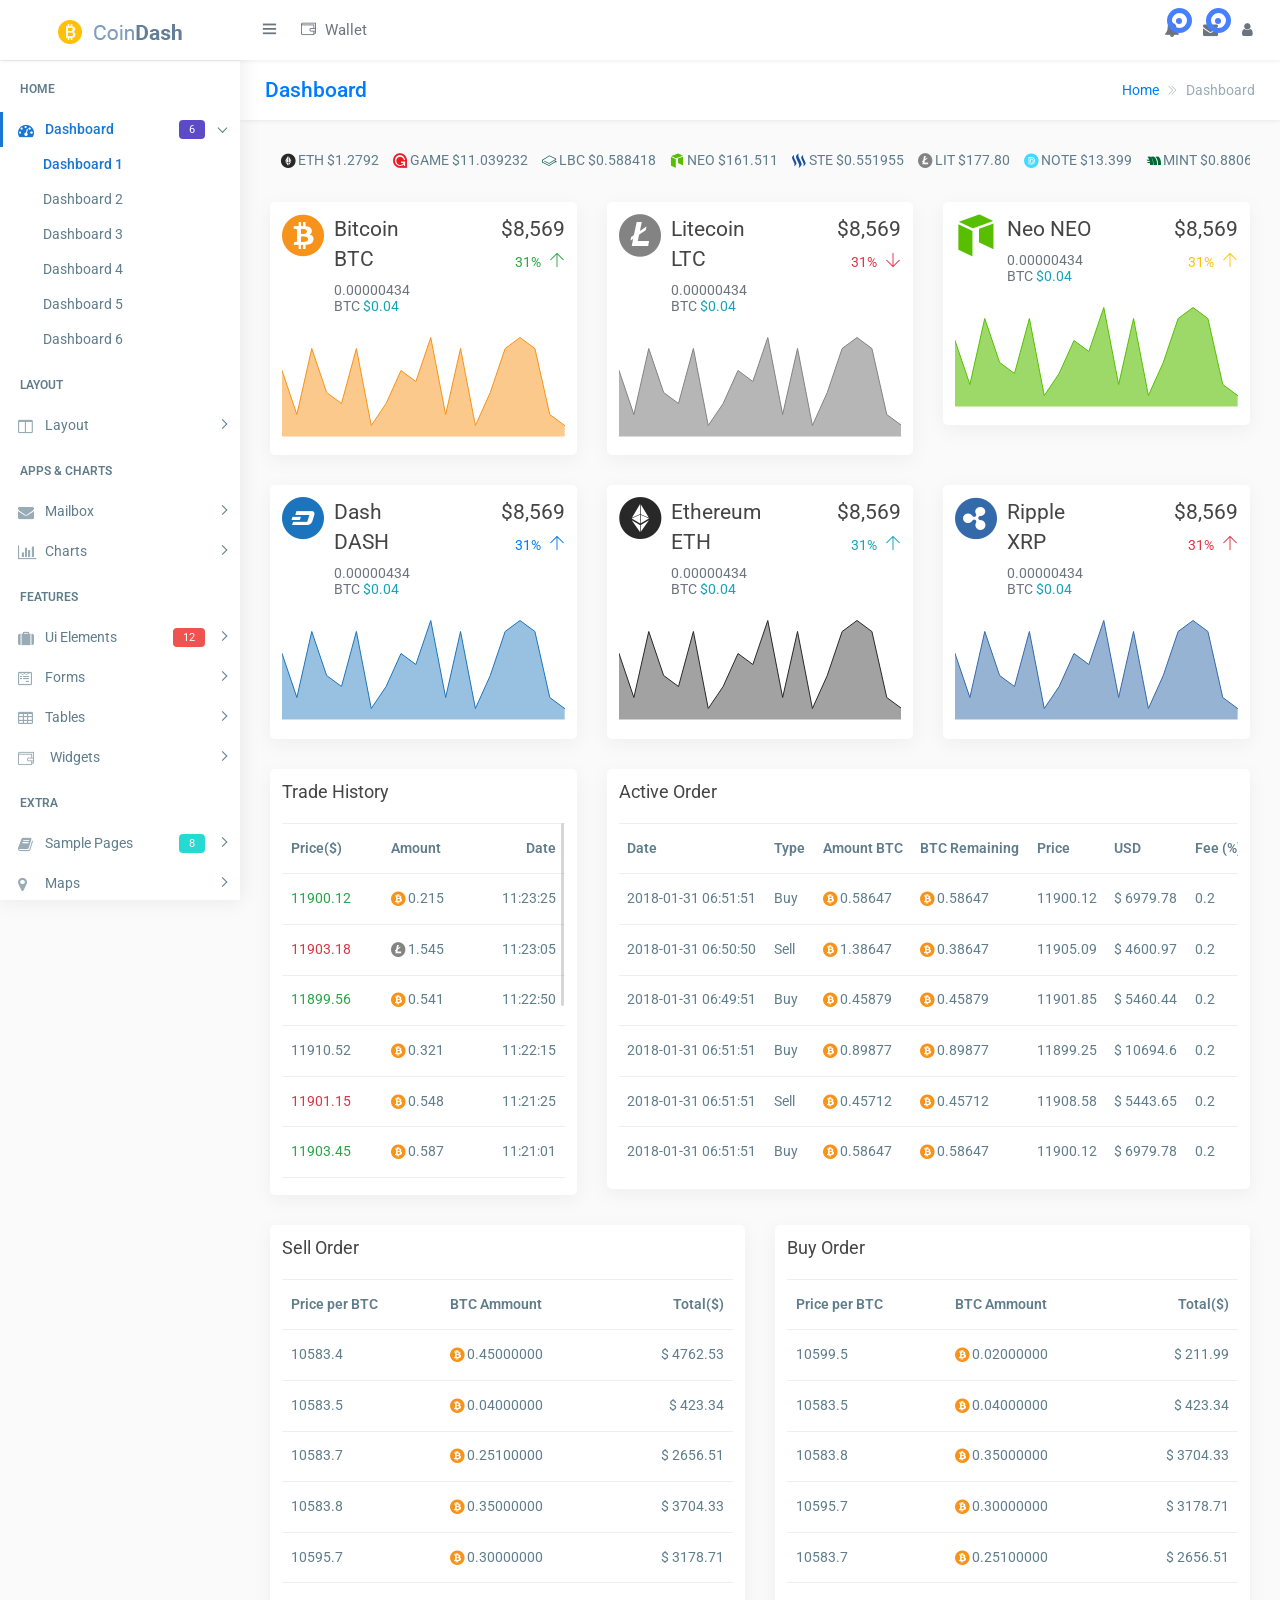
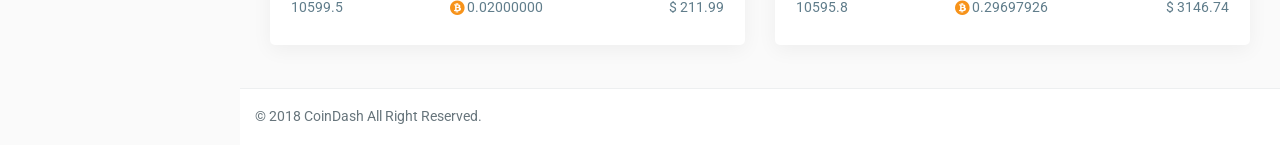
<file: public/Plantilla/index.html>
<!DOCTYPE html>
<html lang="en">

<head>
    <meta charset="utf-8">
    <meta http-equiv="X-UA-Compatible" content="IE=edge">
    <!-- Tell the browser to be responsive to screen width -->
    <meta name="viewport" content="width=device-width, initial-scale=1">
    <meta name="description" content="">
    <meta name="author" content="">
    <!-- Favicon icon -->
    <link rel="icon" type="image/png" sizes="16x16" href="images/favicon.png">
    <title>CoinDash - Cryptocurrency Dashboard Admin Template</title>
    <!-- Custom CSS -->
    
    <link href="css/style.css" rel="stylesheet">
</head>

<body class="header-fix fix-sidebar">
    <!-- Main wrapper  -->
    <div id="main-wrapper">
        <!-- header header  -->
        <div class="header">
            <nav class="navbar top-navbar navbar-expand-md navbar-light">


                <!-- Logo -->
                <div class="navbar-header">
                    <a class="navbar-brand" href="index.html">
                        <!-- Logo icon -->
                        <b><img src="images/logo.png" alt="homepage" class="dark-logo" /></b>
                        <!--End Logo icon -->
                        <!-- Logo text -->
                        <span><img src="images/logo-text.png" alt="homepage" class="dark-logo" /></span>
                    </a>
                </div>
                <!-- End Logo -->


                <div class="navbar-collapse">
                    <!-- toggle and nav items -->
                    <ul class="navbar-nav mr-auto mt-md-0">
                        <!-- This is  -->
                        <li class="nav-item"> <a class="nav-link toggle-nav hidden-md-up text-muted  " href="javascript:void(0)"><i class="mdi mdi-menu"></i></a> </li>
                        <li class="nav-item m-l-10"> <a class="nav-link sidebartoggle hidden-sm-down text-muted  " href="javascript:void(0)"><i class="ti-menu"></i></a> </li>
                        <!-- Messages -->
                        <li class="nav-item dropdown mega-menu"> <a class="nav-link dropdown-toggle text-muted  " href="#" data-toggle="dropdown" aria-haspopup="true" aria-expanded="false"><i class="ti-wallet m-r-5"></i> Wallet</a>
                            <div class="dropdown-menu animated slideInDown">
                                <ul class="mega-menu-menu row">
                                    <li class="col-lg-3  m-b-30">
                                        <h4 class="m-b-20">Bitcoin BTC</h4>
                                        <!-- Contact -->
                                        <ul class="list-style-none">
                                            <li><a href="#"><i class="cc BTC"></i> Bitcoin Transaction</a></li>
                                            <li><a href="#"><i class="cc BTC"></i> Bitcoin Transaction</a></li>
                                            <li><a href="#"><i class="cc BTC"></i> Bitcoin Transaction</a></li>
                                            <li><a href="#"><i class="cc BTC"></i> Bitcoin Transaction</a></li>
                                            <li><a href="#"><i class="cc BTC"></i> Bitcoin Transaction</a></li>
                                        </ul>
									</li>
                                    <li class="col-lg-3 col-xlg-3 m-b-30">
                                        <h4 class="m-b-20">Bitcoin BTC</h4>
                                        <!-- List style -->
                                        <ul class="list-style-none">
                                            <li><a href="#"><i class="cc BTC"></i> Bitcoin Transaction</a></li>
                                            <li><a href="#"><i class="cc BTC"></i> Bitcoin Transaction</a></li>
                                            <li><a href="#"><i class="cc BTC"></i> Bitcoin Transaction</a></li>
                                            <li><a href="#"><i class="cc BTC"></i> Bitcoin Transaction</a></li>
                                            <li><a href="#"><i class="cc BTC"></i> Bitcoin Transaction</a></li>
                                        </ul>
                                    </li>
                                    <li class="col-lg-3 col-xlg-3 m-b-30">
                                        <h4 class="m-b-20">Bitcoin BTC</h4>
                                        <!-- List style -->
                                        <ul class="list-style-none">
                                            <li><a href="#"><i class="cc BTC"></i> Bitcoin Transaction</a></li>
                                            <li><a href="#"><i class="cc BTC"></i> Bitcoin Transaction</a></li>
                                            <li><a href="#"><i class="cc BTC"></i> Bitcoin Transaction</a></li>
                                            <li><a href="#"><i class="cc BTC"></i> Bitcoin Transaction</a></li>
                                            <li><a href="#"><i class="cc BTC"></i> Bitcoin Transaction</a></li>
                                        </ul>
                                    </li>
                                    <li class="col-lg-3 col-xlg-3 m-b-30">
                                        <h4 class="m-b-20">Bitcoin BTC</h4>
                                        <!-- List style -->
                                        <ul class="list-style-none">
                                            <li><a href="#"><i class="cc BTC"></i> Bitcoin Transaction</a></li>
                                            <li><a href="#"><i class="cc BTC"></i> Bitcoin Transaction</a></li>
                                            <li><a href="#"><i class="cc BTC"></i> Bitcoin Transaction</a></li>
                                            <li><a href="#"><i class="cc BTC"></i> Bitcoin Transaction</a></li>
                                            <li><a href="#"><i class="cc BTC"></i> Bitcoin Transaction</a></li>
                                        </ul>
                                    </li>
                                </ul>
                            </div>
                        </li>
                        <!-- End Messages -->
                    </ul>

                    
                    <!-- User profile and search -->
                    <ul class="navbar-nav my-lg-0">
                        <!-- Comment -->
                        <li class="nav-item dropdown">
                            <a class="nav-link dropdown-toggle text-muted text-muted  " href="#" data-toggle="dropdown" aria-haspopup="true" aria-expanded="false"> <i class="fa fa-bell"></i>
                                <div class="notify"> <span class="heartbit"></span> <span class="point"></span> </div>
                            </a>
                            <div class="dropdown-menu dropdown-menu-right mailbox animated slideInRight">
                                <ul>
                                    <li>
                                        <div class="drop-title">Notifications</div>
                                    </li>
                                    <li>
                                        <div class="header-notify">
                                            <!-- Message -->
                                            <a href="#">
                                                <i class="cc BTC m-r-10 f-s-40" title="BTC"></i>
                                                
                                                <div class="notification-contnet">
                                                    <h5>All Transaction BTC</h5> <span class="mail-desc">Just see the my new admin!</span> 
                                                </div>
                                            </a>
                                            <!-- Message -->
                                            <a href="#">
                                                <i class="cc LTC m-r-10 f-s-40" title="BTC"></i>
                                                <div class="notification-contnet">
                                                    <h5>This is LTC coin</h5> <span class="mail-desc">Just a reminder that you have event</span>
                                                </div>
                                            </a>
                                            <!-- Message -->
                                            <a href="#">
                                                <i class="cc DASH m-r-10 f-s-40" title="BTC"></i>
                                                <div class="notification-contnet">
                                                    <h5>This is DASH coin</h5> <span class="mail-desc">You can customize this template as you want</span>
                                                </div>
                                            </a>
                                            <!-- Message -->
                                            <a href="#">
                                                <i class="cc XRP m-r-10 f-s-40" title="BTC"></i>
                                                <div class="notification-contnet">
                                                    <h5>This is LTC coin</h5> <span class="mail-desc">Just see the my admin!</span>
                                                </div>
                                            </a>
                                        </div>
                                    </li>
                                    <li>
                                        <a class="nav-link text-center" href="javascript:void(0);"> Check all notifications <i class="fa fa-angle-right"></i> </a>
                                    </li>
                                </ul>
                            </div>
                        </li>
                        <!-- End Comment -->
                        <!-- Messages -->
                        <li class="nav-item dropdown">
                            <a class="nav-link dropdown-toggle text-muted  " href="#" id="2" data-toggle="dropdown" aria-haspopup="true" aria-expanded="false"> <i class="fa fa-envelope"></i>
                                <div class="notify"> <span class="heartbit"></span> <span class="point"></span> </div>
                            </a>
                            <div class="dropdown-menu dropdown-menu-right mailbox animated slideInRight" aria-labelledby="2">
                                <ul>
                                    <li>
                                        <div class="drop-title">You have 4 new messages</div>
                                    </li>
                                    <li>
                                        <div class="header-notify">
                                            <!-- Message -->
                                            <a href="#">
                                                
                                                <div class="notification-contnet">
                                                    <h5>Michael Qin</h5> <span class="mail-desc">Just see the my admin!</span> 
                                                </div>
                                            </a>
                                            <!-- Message -->
                                            <a href="#">
                                                
                                                <div class="notification-contnet">
                                                    <h5>John Doe</h5> <span class="mail-desc">I've sung a song! See you at</span>
                                                </div>
                                            </a>
                                            <!-- Message -->
                                            <a href="#">
                                                
                                                <div class="notification-contnet">
                                                    <h5>Mr. John</h5> <span class="mail-desc">I am a singer!</span>
                                                </div>
                                            </a>
                                            <!-- Message -->
                                            <a href="#">
                                                
                                                <div class="notification-contnet">
                                                    <h5>Michael Qin</h5> <span class="mail-desc">Just see the my admin!</span>
                                                </div>
                                            </a>
                                        </div>
                                    </li>
                                    <li>
                                        <a class="nav-link text-center" href="javascript:void(0);"> See all e-Mails <i class="fa fa-angle-right"></i> </a>
                                    </li>
                                </ul>
                            </div>
                        </li>
                        <!-- End Messages -->
                        <!-- Profile -->
                        <li class="nav-item dropdown">
                            <a class="nav-link dropdown-toggle text-muted  " href="#" data-toggle="dropdown" aria-haspopup="true" aria-expanded="false"><i class="fa fa-user"></i></a>
                            <div class="dropdown-menu dropdown-menu-right animated slideInRight">
                                <ul class="dropdown-user">
                                    <li role="separator" class="divider"></li>
                                    <li><a href="#"> Profile</a></li>
                                    <li><a href="#"> Balance</a></li>
                                    <li><a href="#"> Inbox</a></li>
                                    <li role="separator" class="divider"></li>
                                    <li><a href="#"> Setting</a></li>
                                    <li role="separator" class="divider"></li>
                                    <li><a href="#"> Logout</a></li>
                                </ul>
                            </div>
                        </li>
                    </ul>
                </div>
            </nav>
        </div>
        <!-- End header header -->
        <!-- Left Sidebar  -->
        <div class="left-sidebar">
            <!-- Sidebar scroll-->
            <div class="scroll-sidebar">
                <!-- Sidebar navigation-->
                <nav class="sidebar-nav">
                    <ul id="sidebar-menu">
                        <li class="nav-devider"></li>
                        <li class="nav-label">Home</li>
                        <li> <a class="has-arrow  " href="#" aria-expanded="false"><i class="fa fa-tachometer"></i><span class="hide-menu">Dashboard <span class="label label-rouded label-primary pull-right">6</span></span></a>
                            <ul aria-expanded="false" class="collapse">
                                <li><a href="index.html">Dashboard 1 </a></li><li><a href="index1.html">Dashboard 2 </a></li><li><a href="index2.html">Dashboard 3 </a></li><li><a href="index3.html">Dashboard 4 </a></li><li><a href="index4.html">Dashboard 5 </a></li><li><a href="index5.html">Dashboard 6 </a></li>
                            </ul>
                        </li>
                        <li class="nav-label">Layout</li>
                        <li> <a class="has-arrow  " href="#" aria-expanded="false"><i class="fa fa-columns"></i><span class="hide-menu">Layout</span></a>
                            <ul aria-expanded="false" class="collapse">
                                <li><a href="layout-blank.html">Blank</a></li>
                                <li><a href="layout-boxed.html">Boxed</a></li>
                                <li><a href="layout-fix-header.html">Fix Header</a></li>
                                <li><a href="layout-fix-sidebar.html">Fix Sidebar</a></li>
                            </ul>
                        </li>
                        <li class="nav-label">Apps &amp; Charts</li>
                        <li> <a class="has-arrow  " href="#" aria-expanded="false"><i class="fa fa-envelope"></i><span class="hide-menu">Mailbox</span></a>
                            <ul aria-expanded="false" class="collapse">
                                <li><a href="email-compose.html">Compose</a></li>
                                <li><a href="email-read.html">Read</a></li>
                                <li><a href="email-inbox.html">Inbox</a></li>
                            </ul>
                        </li>
                        <li> <a class="has-arrow  " href="#" aria-expanded="false"><i class="fa fa-bar-chart"></i><span class="hide-menu">Charts</span></a>
                            <ul aria-expanded="false" class="collapse">
                                
                                <li><a href="chart-morris.html">Morris</a></li>
                                <li><a href="chart-chartjs.html">ChartJs</a></li>
                                <li><a href="chart-chartist.html">Chartist </a></li>
                                <li><a href="chart-amchart.html">AmChart</a></li>
                                <li><a href="chart-echart.html">EChart</a></li>
                                <li><a href="chart-sparkline.html">Sparkline</a></li>
                                <li><a href="chart-peity.html">Peity</a></li>
                            </ul>
                        </li>
                        <li class="nav-label">Features</li>
                        <li> <a class="has-arrow  " href="#" aria-expanded="false"><i class="fa fa-suitcase"></i><span class="hide-menu">Ui Elements <span class="label label-rouded label-danger pull-right">12</span></span></a>
                            <ul aria-expanded="false" class="collapse">
                                <li><a href="ui-alert.html">Alert</a></li>
                                <li><a href="ui-button.html">Button</a></li>
                                <li><a href="ui-dropdown.html">Dropdown</a></li>
                                <li><a href="ui-progressbar.html">Progressbar</a></li>
                                <li><a href="ui-tab.html">Tab</a></li>
                                <li><a href="ui-typography.html">Typography</a></li>
                                <li><a href="uc-calender.html">Calender</a></li>
                                <li><a href="uc-datamap.html">Datamap</a></li>
                                <li><a href="uc-nestedable.html">Nestedable</a></li>
                                <li><a href="uc-sweetalert.html">Sweetalert</a></li>
                                <li><a href="uc-toastr.html">Toastr</a></li>
                                <li><a href="uc-weather.html">Weather</a></li>
                            </ul>
                        </li>
                        <li> <a class="has-arrow  " href="#" aria-expanded="false"><i class="fa fa-wpforms"></i><span class="hide-menu">Forms</span></a>
                            <ul aria-expanded="false" class="collapse">
                                <li><a href="form-basic.html">Basic Forms</a></li>
                                <li><a href="form-layout.html">Form Layout</a></li>
                                <li><a href="form-validation.html">Form Validation</a></li>
                                <li><a href="form-editor.html">Editor</a></li>
                                <li><a href="form-dropzone.html">Dropzone</a></li>
                            </ul>
                        </li>
                        <li> <a class="has-arrow  " href="#" aria-expanded="false"><i class="fa fa-table"></i><span class="hide-menu">Tables</span></a>
                            <ul aria-expanded="false" class="collapse">
                                <li><a href="table-bootstrap.html">Basic Tables</a></li>
                                <li><a href="table-datatable.html">Data Tables</a></li>
                            </ul>
                        </li>
                        <li> <a class="has-arrow  " href="#" aria-expanded="false"><i class="ti-wallet m-r-5"></i><span class="hide-menu">Widgets</span></a>
                            <ul aria-expanded="false" class="collapse">
                                <li><a href="widget.html">Widgets</a></li>
                            </ul>
                        </li>
                        <li class="nav-label">EXTRA</li>
                        <li> <a class="has-arrow  " href="#" aria-expanded="false"><i class="fa fa-book"></i><span class="hide-menu">Sample Pages <span class="label label-rouded label-success pull-right">8</span></span></a>
                            <ul aria-expanded="false" class="collapse">
                                <li><a href="#" class="has-arrow">Authentication <span class="label label-rounded label-success">3</span></a>
                                    <ul aria-expanded="false" class="collapse">
                                        <li><a href="page-login.html">Login</a></li>
                                        <li><a href="page-register.html">Register</a></li>
                                        <li><a href="page-invoice.html">Invoice</a></li>
                                    </ul>
                                </li>
                                <li><a href="#" class="has-arrow">Error Pages</a>
                                    <ul aria-expanded="false" class="collapse">
                                        <li><a href="page-error-400.html">400</a></li>
                                        <li><a href="page-error-403.html">403</a></li>
                                        <li><a href="page-error-404.html">404</a></li>
                                        <li><a href="page-error-500.html">500</a></li>
                                        <li><a href="page-error-503.html">503</a></li>
                                    </ul>
                                </li>
                            </ul>
                        </li>
                        <li> <a class="has-arrow  " href="#" aria-expanded="false"><i class="fa fa-map-marker"></i><span class="hide-menu">Maps</span></a>
                            <ul aria-expanded="false" class="collapse">
                                <li><a href="map-vector.html">Vector Map</a></li>
                            </ul>
                        </li>
                        <li> <a class="has-arrow  " href="#" aria-expanded="false"><i class="fa fa-level-down"></i><span class="hide-menu">Multi level dd</span></a>
                            <ul aria-expanded="false" class="collapse">
                                <li><a href="#">item 1.1</a></li>
                                <li><a href="#">item 1.2</a></li>
                                <li> <a class="has-arrow" href="#" aria-expanded="false">Menu 1.3</a>
                                    <ul aria-expanded="false" class="collapse">
                                        <li><a href="#">item 1.3.1</a></li>
                                        <li><a href="#">item 1.3.2</a></li>
                                        <li><a href="#">item 1.3.3</a></li>
                                        <li><a href="#">item 1.3.4</a></li>
                                    </ul>
                                </li>
                                <li><a href="#">item 1.4</a></li>
                            </ul>
                        </li>
                    </ul>
                </nav>
                <!-- End Sidebar navigation -->
            </div>
            <!-- End Sidebar scroll-->
        </div>
        <!-- End Left Sidebar  -->
        <!-- Page wrapper  -->
        <div class="page-wrapper">
            <!-- Bread crumb -->
            <div class="row page-titles">
                <div class="col-md-5 align-self-center">
                    <h3 class="text-primary">Dashboard</h3> </div>
                <div class="col-md-7 align-self-center">
                    <ol class="breadcrumb">
                        <li class="breadcrumb-item"><a href="javascript:void(0)">Home</a></li>
                        <li class="breadcrumb-item active">Dashboard</li>
                    </ol>
                </div>
            </div>
            <!-- End Bread crumb -->
            <!-- Container fluid  -->
            <div class="container-fluid">
                <!-- Start Page Content -->
                <div class="row">
                    <div class="col-12">
                        <div class="crypto-ticker m-b-15">
                            <ul id="webticker-dark-icons">
                                <li data-update="item1"><i class="cc BTC"></i> BTC <span class="coin-value"> $11.039232</span></li>
                                <li data-update="item2"><i class="cc ETH"></i> ETH <span class="coin-value"> $1.2792</span></li>
                                <li data-update="item3"><i class="cc GAME"></i> GAME <span class="coin-value"> $11.039232</span></li>
                                <li data-update="item4"><i class="cc LBC"></i> LBC <span class="coin-value"> $0.588418</span></li>
                                <li data-update="item5"><i class="cc NEO"></i> NEO <span class="coin-value"> $161.511</span></li>
                                <li data-update="item6"><i class="cc STEEM"></i> STE <span class="coin-value"> $0.551955</span></li>
                                <li data-update="item7"><i class="cc LTC"></i> LIT <span class="coin-value"> $177.80</span></li>
                                <li data-update="item8"><i class="cc NOTE"></i> NOTE <span class="coin-value"> $13.399</span></li>
                                <li data-update="item9"><i class="cc MINT"></i> MINT <span class="coin-value"> $0.880694</span></li>
                                <li data-update="item10"><i class="cc IOTA"></i> IOT <span class="coin-value"> $2.555</span></li>
                                <li data-update="item11"><i class="cc DASH"></i> DAS <span class="coin-value"> $769.22</span></li>
                            </ul>
                        </div>
                    </div>
                </div>
                <div class="row">
                    <div class="col-lg-4">
                        <div class="card">
                            <div class="card-body">
                                <div class="stat-widget-seven">
                                    <div class="row">
                                        <div class="col-2">
                                            <i class="cc BTC" title="BTC"></i>
                                        </div>
                                        <div class="col-5">
                                            <h3>Bitcoin BTC</h3>
                                            <h6 class="text-muted">0.00000434 <span class="color-gray">BTC</span> <span class="text-info">$0.04</span></h6>
                                        </div>
                                        <div class="col-5 text-right">
                                            <h3>$8,569</h3>
                                            <h6 class="text-success">31% <i class="ti-arrow-up f-s-16 text-success m-l-5"></i></h6>
                                        </div>
                                    </div>
                                    <div class="m-t-15">
                                        <span class="peity-btc" data-peity='{ "fill": "rgba(247, 147, 26, 0.5)", "stroke": "#f7931a"}'>6,2,8,4,3,8,1,3,6,5,9,2,8,1,4,8,9,8,2,1</span>
                                    </div>
                                </div>
                            </div>
                        </div>
                    </div>
                    <div class="col-lg-4">
                        <div class="card">
                            <div class="card-body">
                                <div class="stat-widget-seven">
                                    <div class="row">
                                        <div class="col-2">
                                            <i class="cc LTC" title="LTC"></i>
                                        </div>
                                        <div class="col-5">
                                            <h3>Litecoin LTC</h3>
                                            <h6 class="text-muted">0.00000434 <span class="color-gray">BTC</span> <span class="text-info">$0.04</span></h6>
                                        </div>
                                        <div class="col-5 text-right">
                                            <h3>$8,569</h3>
                                            <h6 class="text-danger">31% <i class="ti-arrow-down f-s-16 text-danger m-l-5"></i></h6>
                                        </div>
                                    </div>
                                    <div class="m-t-15">
                                        <span class="peity-ltc" data-peity='{ "fill": "rgba(131, 131, 131, 0.59)", "stroke": "#838383"}'>6,2,8,4,3,8,1,3,6,5,9,2,8,1,4,8,9,8,2,1</span>
                                    </div>
                                </div>
                            </div>
                        </div>
                    </div>
                    <div class="col-lg-4">
                        <div class="card">
                            <div class="card-body">
                                <div class="stat-widget-seven">
                                    <div class="row">
                                        <div class="col-2">
                                            <i class="cc NEO" title="NEO"></i>
                                        </div>
                                        <div class="col-5">
                                            <h3>Neo NEO</h3>
                                            <h6 class="text-muted">0.00000434 <span class="color-gray">BTC</span> <span class="text-info">$0.04</span></h6>
                                        </div>
                                        <div class="col-5 text-right">
                                            <h3>$8,569</h3>
                                            <h6 class="text-warning">31% <i class="ti-arrow-up f-s-16 text-warning m-l-5"></i></h6>
                                        </div>
                                    </div>
                                    <div class="m-t-15">
                                        <span class="peity-neo" data-peity='{ "fill": "rgba(88, 191, 0, 0.59)", "stroke": "#58bf00"}'>6,2,8,4,3,8,1,3,6,5,9,2,8,1,4,8,9,8,2,1</span>
                                    </div>
                                </div>
                            </div>
                        </div>
                    </div>
                    <div class="col-lg-4">
                        <div class="card">
                            <div class="card-body">
                                <div class="stat-widget-seven">
                                    <div class="row">
                                        <div class="col-2">
                                            <i class="cc DASH"></i>
                                        </div>
                                        <div class="col-5">
                                            <h3>Dash DASH</h3>
                                            <h6 class="text-muted">0.00000434 <span class="color-gray">BTC</span> <span class="text-info">$0.04</span></h6>
                                        </div>
                                        <div class="col-5 text-right">
                                            <h3>$8,569</h3>
                                            <h6 class="text-primary">31% <i class="ti-arrow-up f-s-16 text-primary m-l-5"></i></h6>
                                        </div>
                                    </div>
                                    <div class="m-t-15">
                                        <span class="peity-dash" data-peity='{ "fill": "rgba(28, 117, 188, 0.45)", "stroke": "#1c75bc"}'>6,2,8,4,3,8,1,3,6,5,9,2,8,1,4,8,9,8,2,1</span>
                                    </div>
                                </div>
                            </div>
                        </div>
                    </div>
                    <div class="col-lg-4">
                        <div class="card">
                            <div class="card-body">
                                <div class="stat-widget-seven">
                                    <div class="row">
                                        <div class="col-2">
                                            <i class="cc ETH" title="ETH"></i>
                                        </div>
                                        <div class="col-5">
                                            <h3>Ethereum  ETH</h3>
                                            <h6 class="text-muted">0.00000434 <span class="color-gray">BTC</span> <span class="text-info">$0.04</span></h6>
                                        </div>
                                        <div class="col-5 text-right">
                                            <h3>$8,569</h3>
                                            <h6 class="text-info">31% <i class="ti-arrow-up f-s-16 text-info m-l-5"></i></h6>
                                        </div>
                                    </div>
                                    <div class="m-t-15">
                                        <span class="peity-eth" data-peity='{ "fill": "rgba(70, 70, 70, 0.5)", "stroke": "#282828"}'>6,2,8,4,3,8,1,3,6,5,9,2,8,1,4,8,9,8,2,1</span>
                                    </div>
                                </div>
                            </div>
                        </div>
                    </div>
                    <div class="col-lg-4">
                        <div class="card">
                            <div class="card-body">
                                <div class="stat-widget-seven">
                                    <div class="row">
                                        <div class="col-2">
                                            <i class="cc XRP" title="XRP"></i>
                                        </div>
                                        <div class="col-5">
                                            <h3>Ripple  XRP</h3>
                                            <h6 class="text-muted">0.00000434 <span class="color-gray">BTC</span> <span class="text-info">$0.04</span></h6>
                                        </div>
                                        <div class="col-5 text-right">
                                            <h3>$8,569</h3>
                                            <h6 class="text-danger">31% <i class="ti-arrow-up f-s-16 text-danger m-l-5"></i></h6>
                                        </div>
                                    </div>
                                    <div class="m-t-15">
                                        <span class="peity-xrp" data-peity='{ "fill": "rgba(52, 106, 169, 0.51)", "stroke": "#346aa9"}'>6,2,8,4,3,8,1,3,6,5,9,2,8,1,4,8,9,8,2,1</span>
                                    </div>
                                </div>
                            </div>
                        </div>
                    </div>
                </div>
                <!-- /# row -->
                <div class="row">
                    <div class="col-lg-4">
                        <div class="card">
                            <div class="card-title">
                                <h4>Trade History</h4>
                            </div>
                            <div class="card-body">
                                <div class="trade-history-table">
                                    <div class="table-responsive">
                                        <table class="table table-xs">
                                            <thead>
                                                <tr>
                                                    <th>Price($)</th>
                                                    <th>Amount</th>
                                                    <th>Date</th>
                                                </tr>
                                            </thead>
                                            <tbody>
                                                <tr>
                                                    <td class="text-success">11900.12</td>
                                                    <td><i class="cc BTC"></i> 0.215</td>
                                                    <td>11:23:25</td>
                                                </tr>
                                                <tr>
                                                    <td class="text-danger">11903.18</td>
                                                    <td><i class="cc LTC"></i> 1.545</td>
                                                    <td>11:23:05</td>
                                                </tr>
                                                <tr>
                                                    <td class="text-success">11899.56</td>
                                                    <td><i class="cc BTC"></i> 0.541</td>
                                                    <td>11:22:50</td>
                                                </tr>
                                                <tr>
                                                    <td class="danger">11910.52</td>
                                                    <td><i class="cc BTC"></i> 0.321</td>
                                                    <td>11:22:15</td>
                                                </tr>
                                                <tr>
                                                    <td class="text-danger">11901.15</td>
                                                    <td><i class="cc BTC"></i> 0.548</td>
                                                    <td>11:21:25</td>
                                                </tr>
                                                <tr>
                                                    <td class="text-success">11903.45</td>
                                                    <td><i class="cc BTC"></i> 0.587</td>
                                                    <td>11:21:01</td>
                                                </tr>
                                                <tr>
                                                    <td class="text-danger">11895.50</td>
                                                    <td><i class="cc BTC"></i> 5.125</td>
                                                    <td>11:20:15</td>
                                                </tr>
                                                <tr>
                                                    <td class="text-danger">11889.56</td>
                                                    <td><i class="cc BTC"></i> 0.894</td>
                                                    <td>11:20:03</td>
                                                </tr>
                                                <tr>
                                                    <td class="text-success">11885.69</td>
                                                    <td><i class="cc BTC"></i> 0.754</td>
                                                    <td>11:19:55</td>
                                                </tr>
                                                <tr>
                                                    <td class="text-danger">11891.12</td>
                                                    <td><i class="cc BTC"></i> 0.889</td>
                                                    <td>11:19:15</td>
                                                </tr>
                                                <tr>
                                                    <td class="text-danger">11889.88</td>
                                                    <td><i class="cc BTC"></i> 0.654</td>
                                                    <td>11:18:18</td>
                                                </tr>
                                                <tr>
                                                    <td class="text-success">11881.15</td>
                                                    <td><i class="cc BTC"></i> 1.254</td>
                                                    <td>11:18:01</td>
                                                </tr>
                                                <tr>
                                                    <td class="text-success">11875.75</td>
                                                    <td><i class="cc BTC"></i> 0.885</td>
                                                    <td>11:17:25</td>
                                                </tr>
                                            </tbody>
                                        </table>
                                    </div>
                                </div>
                            </div>
                        </div>
                    </div>
                    <div class="col-lg-8">
                        <div class="card">
                            <div class="card-title">
                                <h4>Active Order</h4></div>
                            <div class="card-body">
                                <div class="table-responsive">
                                    <table class="table table-de mb-0">
                                        <thead>
                                            <tr>
                                                <th>Date</th>
                                                <th>Type</th>
                                                <th>Amount BTC</th>
                                                <th>BTC Remaining</th>
                                                <th>Price</th>
                                                <th>USD</th>
                                                <th>Fee (%)</th>
                                                <th>Cancel</th>
                                            </tr>
                                        </thead>
                                        <tbody>
                                            <tr>
                                                <td>2018-01-31 06:51:51</td>
                                                <td class="success">Buy</td>
                                                <td><i class="cc BTC"></i> 0.58647</td>
                                                <td><i class="cc BTC"></i> 0.58647</td>
                                                <td>11900.12</td>
                                                <td>$ 6979.78</td>
                                                <td>0.2</td>
                                                <td>
                                                    <button class="btn btn-sm round btn-outline-danger"> Cancel</button>
                                                </td>
                                            </tr>
                                            <tr>
                                                <td>2018-01-31 06:50:50</td>
                                                <td class="danger">Sell</td>
                                                <td><i class="cc BTC"></i> 1.38647</td>
                                                <td><i class="cc BTC"></i> 0.38647</td>
                                                <td>11905.09</td>
                                                <td>$ 4600.97</td>
                                                <td>0.2</td>
                                                <td>
                                                    <button class="btn btn-sm round btn-outline-danger"> Cancel</button>
                                                </td>
                                            </tr>
                                            <tr>
                                                <td>2018-01-31 06:49:51</td>
                                                <td class="success">Buy</td>
                                                <td><i class="cc BTC"></i> 0.45879</td>
                                                <td><i class="cc BTC"></i> 0.45879</td>
                                                <td>11901.85</td>
                                                <td>$ 5460.44</td>
                                                <td>0.2</td>
                                                <td>
                                                    <button class="btn btn-sm round btn-outline-danger"> Cancel</button>
                                                </td>
                                            </tr>
                                            <tr>
                                                <td>2018-01-31 06:51:51</td>
                                                <td class="success">Buy</td>
                                                <td><i class="cc BTC"></i> 0.89877</td>
                                                <td><i class="cc BTC"></i> 0.89877</td>
                                                <td>11899.25</td>
                                                <td>$ 10694.6</td>
                                                <td>0.2</td>
                                                <td>
                                                    <button class="btn btn-sm round btn-outline-danger"> Cancel</button>
                                                </td>
                                            </tr>
                                            <tr>
                                                <td>2018-01-31 06:51:51</td>
                                                <td class="danger">Sell</td>
                                                <td><i class="cc BTC"></i> 0.45712</td>
                                                <td><i class="cc BTC"></i> 0.45712</td>
                                                <td>11908.58</td>
                                                <td>$ 5443.65</td>
                                                <td>0.2</td>
                                                <td>
                                                    <button class="btn btn-sm round btn-outline-danger"> Cancel</button>
                                                </td>
                                            </tr>
                                            <tr>
                                                <td>2018-01-31 06:51:51</td>
                                                <td class="success">Buy</td>
                                                <td><i class="cc BTC"></i> 0.58647</td>
                                                <td><i class="cc BTC"></i> 0.58647</td>
                                                <td>11900.12</td>
                                                <td>$ 6979.78</td>
                                                <td>0.2</td>
                                                <td>
                                                    <button class="btn btn-sm round btn-outline-danger"> Cancel</button>
                                                </td>
                                            </tr>
                                        </tbody>
                                    </table>
                                </div>
                            </div>
                        </div>
                    </div>
                </div>
                <div class="row">
                    <div class="col-12 col-xl-6">
                        <div class="card">
                            <div class="card-title">
                                <h4>Sell Order</h4>
                            </div>
                            <div class="card-body">
                                <div class="table-responsive">
                                    <table class="table table-de mb-0">
                                        <thead>
                                            <tr>
                                                <th>Price per BTC</th>
                                                <th>BTC Ammount</th>
                                                <th>Total($)</th>
                                            </tr>
                                        </thead>
                                        <tbody>
                                            <tr>
                                                <td>10583.4</td>
                                                <td><i class="cc BTC"></i> 0.45000000</td>
                                                <td>$ 4762.53</td>
                                            </tr>
                                            <tr>
                                                <td>10583.5</td>
                                                <td><i class="cc BTC"></i> 0.04000000</td>
                                                <td>$ 423.34</td>
                                            </tr>
                                            <tr>
                                                <td>10583.7</td>
                                                <td><i class="cc BTC"></i> 0.25100000</td>
                                                <td>$ 2656.51</td>
                                            </tr>
                                            <tr>
                                                <td>10583.8</td>
                                                <td><i class="cc BTC"></i> 0.35000000</td>
                                                <td>$ 3704.33</td>
                                            </tr>
                                            <tr>
                                                <td>10595.7</td>
                                                <td><i class="cc BTC"></i> 0.30000000</td>
                                                <td>$ 3178.71</td>
                                            </tr>
                                            <tr>
                                                <td>10599.5</td>
                                                <td><i class="cc BTC"></i> 0.02000000</td>
                                                <td>$ 211.99</td>
                                            </tr>
                                        </tbody>
                                    </table>
                                </div>
                            </div>
                        </div>
                    </div>
                    <div class="col-12 col-xl-6">
                        <div class="card">
                            <div class="card-title">
                                <h4>Buy Order</h4>
                            </div>
                            <div class="card-body">
                                <div class="table-responsive">
                                    <table class="table table-de mb-0">
                                        <thead>
                                            <tr>
                                                <th>Price per BTC</th>
                                                <th>BTC Ammount</th>
                                                <th>Total($)</th>
                                            </tr>
                                        </thead>
                                        <tbody>
                                            <tr>
                                                <td>10599.5</td>
                                                <td><i class="cc BTC"></i> 0.02000000</td>
                                                <td>$ 211.99</td>
                                            </tr>
                                            <tr>
                                                <td>10583.5</td>
                                                <td><i class="cc BTC"></i> 0.04000000</td>
                                                <td>$ 423.34</td>
                                            </tr>
                                            <tr>
                                                <td>10583.8</td>
                                                <td><i class="cc BTC"></i> 0.35000000</td>
                                                <td>$ 3704.33</td>
                                            </tr>
                                            <tr>
                                                <td>10595.7</td>
                                                <td><i class="cc BTC"></i> 0.30000000</td>
                                                <td>$ 3178.71</td>
                                            </tr>
                                            <tr>
                                                <td>10583.7</td>
                                                <td><i class="cc BTC"></i> 0.25100000</td>
                                                <td>$ 2656.51</td>
                                            </tr>
                                            <tr>
                                                <td>10595.8</td>
                                                <td><i class="cc BTC"></i> 0.29697926</td>
                                                <td>$ 3146.74</td>
                                            </tr>
                                        </tbody>
                                    </table>
                                </div>
                            </div>
                        </div>
                    </div>
                </div>
                <!-- End PAge Content -->
            </div>
            <!-- End Container fluid  -->
            <!-- footer -->
            <footer class="footer"> © 2018 CoinDash All Right Reserved.</footer>
            <!-- End footer -->
        </div>
        <!-- End Page wrapper  -->
    </div>
    <!-- End Wrapper -->
    <!-- All Jquery -->
    <script src="js/lib/jquery/jquery.min.js"></script>
    <!-- Bootstrap tether Core JavaScript -->
    <script src="js/lib/bootstrap/js/popper.min.js"></script>
    <script src="js/lib/bootstrap/js/bootstrap.min.js"></script>
    <!-- slimscrollbar scrollbar JavaScript -->
    <script src="js/jquery.slimscroll.js"></script>
    <!--Menu sidebar -->
    <script src="js/sidebarmenu.js"></script>
    <!--stickey kit -->
    <script src="js/lib/sticky-kit-master/dist/sticky-kit.min.js"></script>
    <!--Custom JavaScript -->
    <script src="js/lib/webticker/jquery.webticker.min.js"></script>
    <script src="js/lib/peitychart/jquery.peity.min.js"></script>
    <!-- scripit init-->
    <script src="js/custom.min.js"></script>
    <script src="js/dashboard-1.js"></script>
</body>

</html>
</file>
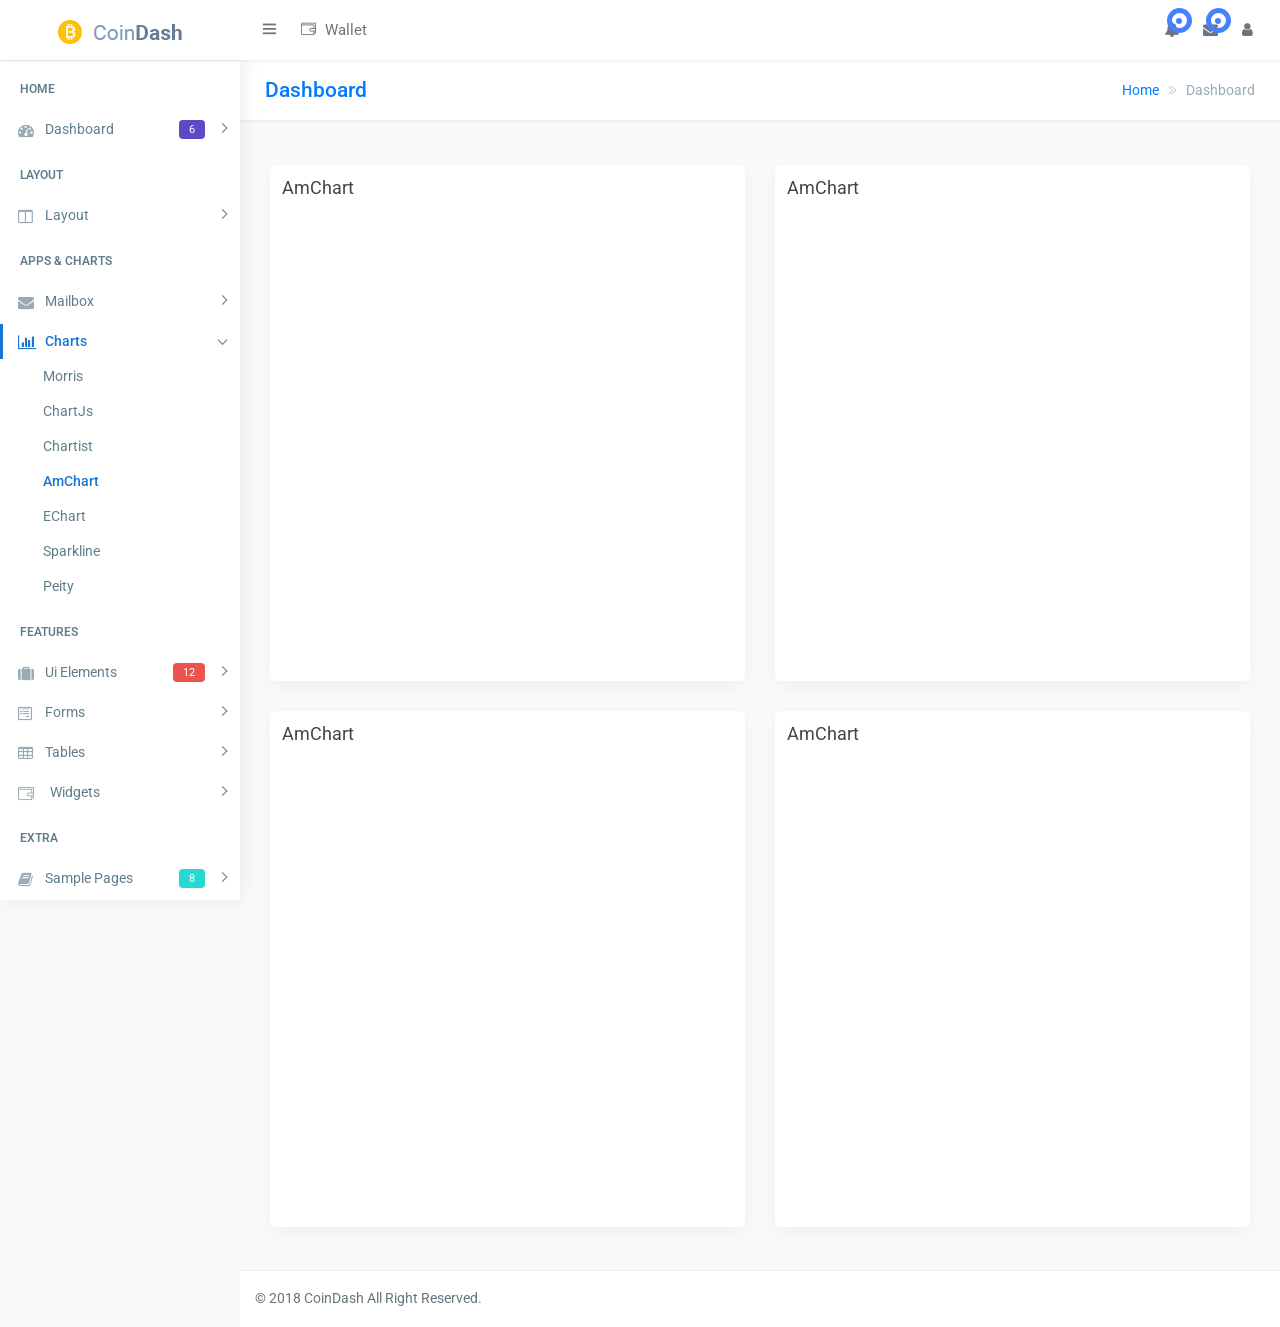
<file: public/Plantilla/chart-amchart.html>
<!DOCTYPE html>
<html lang="en">

<head>
    <meta charset="utf-8">
    <meta http-equiv="X-UA-Compatible" content="IE=edge">
    <!-- Tell the browser to be responsive to screen width -->
    <meta name="viewport" content="width=device-width, initial-scale=1">
    <meta name="description" content="">
    <meta name="author" content="">
    <!-- Favicon icon -->
    <link rel="icon" type="image/png" sizes="16x16" href="images/favicon.png">
    <title>CoinDash - Cryptocurrency Dashboard Admin Template</title>
    <link href="css/lib/amchart/export.css" rel="stylesheet">
    <!-- Custom CSS -->
    
    <link href="css/style.css" rel="stylesheet">
</head>

<body class="header-fix fix-sidebar">
    
    <!-- Main wrapper  -->
    <div id="main-wrapper">
        <!-- header header  -->
        <div class="header">
            <nav class="navbar top-navbar navbar-expand-md navbar-light">
                <!-- Logo -->
                <div class="navbar-header">
                    <a class="navbar-brand" href="index.html">
                        <!-- Logo icon -->
                        <b><img src="images/logo.png" alt="homepage" class="dark-logo" /></b>
                        <!--End Logo icon -->
                        <!-- Logo text -->
                        <span><img src="images/logo-text.png" alt="homepage" class="dark-logo" /></span>
                    </a>
                </div>
                <!-- End Logo -->
                <div class="navbar-collapse">
                    <!-- toggle and nav items -->
                    <ul class="navbar-nav mr-auto mt-md-0">
                        <!-- This is  -->
                        <li class="nav-item"> <a class="nav-link toggle-nav hidden-md-up text-muted  " href="javascript:void(0)"><i class="mdi mdi-menu"></i></a> </li>
                        <li class="nav-item m-l-10"> <a class="nav-link sidebartoggle hidden-sm-down text-muted  " href="javascript:void(0)"><i class="ti-menu"></i></a> </li>
                        <!-- Messages -->
                        <li class="nav-item dropdown mega-menu"> <a class="nav-link dropdown-toggle text-muted  " href="#" data-toggle="dropdown" aria-haspopup="true" aria-expanded="false"><i class="ti-wallet m-r-5"></i> Wallet</a>
                            <div class="dropdown-menu animated slideInDown">
                                <ul class="mega-menu-menu row">

                                    <li class="col-lg-3  m-b-30">
                                        <h4 class="m-b-20">Bitcoin BTC</h4>
                                        <!-- Contact -->
                                        <ul>  
											<li><a href="#"><i class="cc BTC"></i> Bitcoin Transaction</a></li>
                                            <li><a href="#"><i class="cc BTC"></i> Bitcoin Transaction</a></li>
                                            <li><a href="#"><i class="cc BTC"></i> Bitcoin Transaction</a></li>
                                            <li><a href="#"><i class="cc BTC"></i> Bitcoin Transaction</a></li>
                                        </ul> 
									</li>                                                 
                                    <li class="col-lg-3 col-xlg-3 m-b-30">
                                        <h4 class="m-b-20">Bitcoin BTC</h4>
                                        <!-- List style -->
                                        <ul class="list-style-none">
                                            <li><a href="#"><i class="cc BTC"></i> Bitcoin Transaction</a></li>
                                            <li><a href="#"><i class="cc BTC"></i> Bitcoin Transaction</a></li>
                                            <li><a href="#"><i class="cc BTC"></i> Bitcoin Transaction</a></li>
                                            <li><a href="#"><i class="cc BTC"></i> Bitcoin Transaction</a></li>
                                            <li><a href="#"><i class="cc BTC"></i> Bitcoin Transaction</a></li>
                                        </ul>
                                    </li>
                                    <li class="col-lg-3 col-xlg-3 m-b-30">
                                        <h4 class="m-b-20">Bitcoin BTC</h4>
                                        <!-- List style -->
                                        <ul class="list-style-none">
                                            <li><a href="#"><i class="cc BTC"></i> Bitcoin Transaction</a></li>
                                            <li><a href="#"><i class="cc BTC"></i> Bitcoin Transaction</a></li>
                                            <li><a href="#"><i class="cc BTC"></i> Bitcoin Transaction</a></li>
                                            <li><a href="#"><i class="cc BTC"></i> Bitcoin Transaction</a></li>
                                            <li><a href="#"><i class="cc BTC"></i> Bitcoin Transaction</a></li>
                                        </ul>
                                    </li>
                                    <li class="col-lg-3 col-xlg-3 m-b-30">
                                        <h4 class="m-b-20">Bitcoin BTC</h4>
                                        <!-- List style -->
                                        <ul class="list-style-none">
                                            <li><a href="#"><i class="cc BTC"></i> Bitcoin Transaction</a></li>
                                            <li><a href="#"><i class="cc BTC"></i> Bitcoin Transaction</a></li>
                                            <li><a href="#"><i class="cc BTC"></i> Bitcoin Transaction</a></li>
                                            <li><a href="#"><i class="cc BTC"></i> Bitcoin Transaction</a></li>
                                            <li><a href="#"><i class="cc BTC"></i> Bitcoin Transaction</a></li>
                                        </ul>
                                    </li>
                                </ul>
                            </div>
                        </li>
                        <!-- End Messages -->
                    </ul>
                    <!-- User profile and search -->
                    <ul class="navbar-nav my-lg-0">
                        <!-- Comment -->
                        <li class="nav-item dropdown">
                            <a class="nav-link dropdown-toggle text-muted text-muted  " href="#" data-toggle="dropdown" aria-haspopup="true" aria-expanded="false"> <i class="fa fa-bell"></i>
								<div class="notify"> <span class="heartbit"></span> <span class="point"></span> </div>
							</a>
                            <div class="dropdown-menu dropdown-menu-right mailbox animated slideInRight">
                                <ul>
                                    <li>
                                        <div class="drop-title">Notifications</div>
                                    </li>
                                    <li>
                                        <div class="header-notify">
                                            <!-- Message -->
                                            <a href="#">
                                                <i class="cc BTC m-r-10 f-s-40" title="BTC"></i>
                                                <div class="notification-contnet">
                                                    <h5>All Transaction BTC</h5> <span class="mail-desc">Just see the my new admin!</span> 
                                                </div>
                                            </a>
                                            <!-- Message -->
                                            <a href="#">
                                                <i class="cc LTC m-r-10 f-s-40" title="BTC"></i>
                                                <div class="notification-contnet">
                                                    <h5>This is LTC coin</h5> <span class="mail-desc">Just a reminder that you have event</span>
                                                </div>
                                            </a>
                                            <!-- Message -->
                                            <a href="#">
                                                <i class="cc DASH m-r-10 f-s-40" title="BTC"></i>
                                                <div class="notification-contnet">
                                                    <h5>This is DASH coin</h5> <span class="mail-desc">You can customize this template as you want</span>
                                                </div>
                                            </a>
                                            <!-- Message -->
                                            <a href="#">
                                                <i class="cc XRP m-r-10 f-s-40" title="BTC"></i>
                                                <div class="notification-contnet">
                                                    <h5>This is LTC coin</h5> <span class="mail-desc">Just see the my admin!</span>
                                                </div>
                                            </a>
                                        </div>
                                    </li>
                                    <li>
                                        <a class="nav-link text-center" href="javascript:void(0);"> Check all notifications <i class="fa fa-angle-right"></i> </a>
                                    </li>
                                </ul>
                            </div>
                        </li>
                        <!-- End Comment -->
                        <!-- Messages -->
                        <li class="nav-item dropdown">
                            <a class="nav-link dropdown-toggle text-muted  " href="#" id="2" data-toggle="dropdown" aria-haspopup="true" aria-expanded="false"> <i class="fa fa-envelope"></i>
								<div class="notify"> <span class="heartbit"></span> <span class="point"></span> </div>
							</a>
                            <div class="dropdown-menu dropdown-menu-right mailbox animated slideInRight" aria-labelledby="2">
                                <ul>
                                    <li>
                                        <div class="drop-title">You have 4 new messages</div>
                                    </li>
                                    <li>
                                        <div class="header-notify">
                                            <!-- Message -->
                                            <a href="#">
                                                
                                                <div class="notification-contnet">
                                                    <h5>Michael Qin</h5> <span class="mail-desc">Just see the my admin!</span> 
                                                </div>
                                            </a>
                                            <!-- Message -->
                                            <a href="#">
                                                
                                                <div class="notification-contnet">
                                                    <h5>John Doe</h5> <span class="mail-desc">I've sung a song! See you at</span>
                                                </div>
                                            </a>
                                            <!-- Message -->
                                            <a href="#">
                                                
                                                <div class="notification-contnet">
                                                    <h5>Mr. John</h5> <span class="mail-desc">I am a singer!</span>
                                                </div>
                                            </a>
                                            <!-- Message -->
                                            <a href="#">
                                                
                                                <div class="notification-contnet">
                                                    <h5>Michael Qin</h5> <span class="mail-desc">Just see the my admin!</span>
                                                </div>
                                            </a>
                                        </div>
                                    </li>
                                    <li>
                                        <a class="nav-link text-center" href="javascript:void(0);"> See all e-Mails <i class="fa fa-angle-right"></i> </a>
                                    </li>
                                </ul>
                            </div>
                        </li>
                        <!-- End Messages -->
                        <!-- Profile -->
                        <li class="nav-item dropdown">
                            <a class="nav-link dropdown-toggle text-muted  " href="#" data-toggle="dropdown" aria-haspopup="true" aria-expanded="false"><i class="fa fa-user"></i></a>
                            <div class="dropdown-menu dropdown-menu-right animated slideInRight">
                                <ul class="dropdown-user">
                                    <li role="separator" class="divider"></li>
                                    <li><a href="#"> Profile</a></li>
                                    <li><a href="#"> Balance</a></li>
                                    <li><a href="#"> Inbox</a></li>
                                    <li role="separator" class="divider"></li>
                                    <li><a href="#"> Setting</a></li>
                                    <li role="separator" class="divider"></li>
                                    <li><a href="#"> Logout</a></li>
                                </ul>
                            </div>
                        </li>
                    </ul>
                </div>
            </nav>
        </div>
        <!-- End header header -->
        <!-- Left Sidebar  -->
        <div class="left-sidebar">
            <!-- Sidebar scroll-->
            <div class="scroll-sidebar">
                <!-- Sidebar navigation-->
                <nav class="sidebar-nav">
                    <ul id="sidebar-menu">
                        <li class="nav-devider"></li>
                        <li class="nav-label">Home</li>
                        <li> <a class="has-arrow  " href="#" aria-expanded="false"><i class="fa fa-tachometer"></i><span class="hide-menu">Dashboard <span class="label label-rouded label-primary pull-right">6</span></span></a>
                            <ul aria-expanded="false" class="collapse">
                                <li><a href="index.html">Dashboard 1 </a></li><li><a href="index1.html">Dashboard 2 </a></li><li><a href="index2.html">Dashboard 3 </a></li><li><a href="index3.html">Dashboard 4 </a></li><li><a href="index4.html">Dashboard 5 </a></li><li><a href="index5.html">Dashboard 6 </a></li>
                            </ul>
                        </li>
                        <li class="nav-label">Layout</li>
                        <li> <a class="has-arrow  " href="#" aria-expanded="false"><i class="fa fa-columns"></i><span class="hide-menu">Layout</span></a>
                            <ul aria-expanded="false" class="collapse">
                                <li><a href="layout-blank.html">Blank</a></li>
                                <li><a href="layout-boxed.html">Boxed</a></li>
                                <li><a href="layout-fix-header.html">Fix Header</a></li>
                                <li><a href="layout-fix-sidebar.html">Fix Sidebar</a></li>
                            </ul>
                        </li>
                        <li class="nav-label">Apps &amp; Charts</li>
                        <li> <a class="has-arrow  " href="#" aria-expanded="false"><i class="fa fa-envelope"></i><span class="hide-menu">Mailbox</span></a>
                            <ul aria-expanded="false" class="collapse">
                                <li><a href="email-compose.html">Compose</a></li>
                                <li><a href="email-read.html">Read</a></li>
                                <li><a href="email-inbox.html">Inbox</a></li>
                            </ul>
                        </li>
                        <li> <a class="has-arrow  " href="#" aria-expanded="false"><i class="fa fa-bar-chart"></i><span class="hide-menu">Charts</span></a>
                            <ul aria-expanded="false" class="collapse">
                                
                                <li><a href="chart-morris.html">Morris</a></li>
                                <li><a href="chart-chartjs.html">ChartJs</a></li>
                                <li><a href="chart-chartist.html">Chartist </a></li>
                                <li><a href="chart-amchart.html">AmChart</a></li>
                                <li><a href="chart-echart.html">EChart</a></li>
                                <li><a href="chart-sparkline.html">Sparkline</a></li>
                                <li><a href="chart-peity.html">Peity</a></li>
                            </ul>
                        </li>
                        <li class="nav-label">Features</li>
                        <li> <a class="has-arrow  " href="#" aria-expanded="false"><i class="fa fa-suitcase"></i><span class="hide-menu">Ui Elements <span class="label label-rouded label-danger pull-right">12</span></span></a>
                            <ul aria-expanded="false" class="collapse">
                                <li><a href="ui-alert.html">Alert</a></li>
                                <li><a href="ui-button.html">Button</a></li>
                                <li><a href="ui-dropdown.html">Dropdown</a></li>
                                <li><a href="ui-progressbar.html">Progressbar</a></li>
                                <li><a href="ui-tab.html">Tab</a></li>
                                <li><a href="ui-typography.html">Typography</a></li>
                                <li><a href="uc-calender.html">Calender</a></li>
                                <li><a href="uc-datamap.html">Datamap</a></li>
                                <li><a href="uc-nestedable.html">Nestedable</a></li>
                                <li><a href="uc-sweetalert.html">Sweetalert</a></li>
                                <li><a href="uc-toastr.html">Toastr</a></li>
                                <li><a href="uc-weather.html">Weather</a></li>
                            </ul>
                        </li>
                        <li> <a class="has-arrow  " href="#" aria-expanded="false"><i class="fa fa-wpforms"></i><span class="hide-menu">Forms</span></a>
                            <ul aria-expanded="false" class="collapse">
                                <li><a href="form-basic.html">Basic Forms</a></li>
                                <li><a href="form-layout.html">Form Layout</a></li>
                                <li><a href="form-validation.html">Form Validation</a></li>
                                <li><a href="form-editor.html">Editor</a></li>
                                <li><a href="form-dropzone.html">Dropzone</a></li>
                            </ul>
                        </li>
                        <li> <a class="has-arrow  " href="#" aria-expanded="false"><i class="fa fa-table"></i><span class="hide-menu">Tables</span></a>
                            <ul aria-expanded="false" class="collapse">
                                <li><a href="table-bootstrap.html">Basic Tables</a></li>
                                <li><a href="table-datatable.html">Data Tables</a></li>
                            </ul>
                        </li>
                        <li> <a class="has-arrow  " href="#" aria-expanded="false"><i class="ti-wallet m-r-5"></i><span class="hide-menu">Widgets</span></a>
                            <ul aria-expanded="false" class="collapse">
                                <li><a href="widget.html">Widgets</a></li>
                            </ul>
                        </li>
                        <li class="nav-label">EXTRA</li>
                        <li> <a class="has-arrow  " href="#" aria-expanded="false"><i class="fa fa-book"></i><span class="hide-menu">Sample Pages <span class="label label-rouded label-success pull-right">8</span></span></a>
                            <ul aria-expanded="false" class="collapse">
                                
                                <li><a href="#" class="has-arrow">Authentication <span class="label label-rounded label-success">3</span></a>
                                    <ul aria-expanded="false" class="collapse">
                                        <li><a href="page-login.html">Login</a></li>
                                        <li><a href="page-register.html">Register</a></li>
                                        <li><a href="page-invoice.html">Invoice</a></li>
                                    </ul>
                                </li>
                                <li><a href="#" class="has-arrow">Error Pages</a>
                                    <ul aria-expanded="false" class="collapse">
                                        <li><a href="page-error-400.html">400</a></li>
                                        <li><a href="page-error-403.html">403</a></li>
                                        <li><a href="page-error-404.html">404</a></li>
                                        <li><a href="page-error-500.html">500</a></li>
                                        <li><a href="page-error-503.html">503</a></li>
                                    </ul>
                                </li>
                            </ul>
                        </li>
                        <li> <a class="has-arrow  " href="#" aria-expanded="false"><i class="fa fa-map-marker"></i><span class="hide-menu">Maps</span></a>
                            <ul aria-expanded="false" class="collapse">
                                <li><a href="map-vector.html">Vector Map</a></li>
                            </ul>
                        </li>
                        <li> <a class="has-arrow  " href="#" aria-expanded="false"><i class="fa fa-level-down"></i><span class="hide-menu">Multi level dd</span></a>
                            <ul aria-expanded="false" class="collapse">
                                <li><a href="#">item 1.1</a></li>
                                <li><a href="#">item 1.2</a></li>
                                <li> <a class="has-arrow" href="#" aria-expanded="false">Menu 1.3</a>
                                    <ul aria-expanded="false" class="collapse">
                                        <li><a href="#">item 1.3.1</a></li>
                                        <li><a href="#">item 1.3.2</a></li>
                                        <li><a href="#">item 1.3.3</a></li>
                                        <li><a href="#">item 1.3.4</a></li>
                                    </ul>
                                </li>
                                <li><a href="#">item 1.4</a></li>
                            </ul>
                        </li>
                    </ul>
                </nav>
                <!-- End Sidebar navigation -->
            </div>
            <!-- End Sidebar scroll-->
        </div>
        <!-- End Left Sidebar  -->
        <!-- Page wrapper  -->
        <div class="page-wrapper">
            <!-- Bread crumb -->
            <div class="row page-titles">
                <div class="col-md-5 align-self-center">
                    <h3 class="text-primary">Dashboard</h3> </div>
                <div class="col-md-7 align-self-center">
                    <ol class="breadcrumb">
                        <li class="breadcrumb-item"><a href="javascript:void(0)">Home</a></li>
                        <li class="breadcrumb-item active">Dashboard</li>
                    </ol>
                </div>
            </div>
            <!-- End Bread crumb -->
            <!-- Container fluid  -->
            <div class="container-fluid">
                <!-- Start Page Content -->
                <div class="row">
                    <div class="col-lg-6">
                        <div class="card">
                            <div class="card-title">
                                <h4>AmChart</h4>
                            </div>
                            <div class="card-body">
                                <div id="chartdiv3"></div>
                            </div>
                        </div>
                    </div>
                    <div class="col-lg-6">
                        <div class="card">
                            <div class="card-title">
                                <h4>AmChart</h4>
                            </div>
                            <div class="card-body">
                                <div id="chartdiv"></div>
                            </div>
                        </div>
                    </div>
                </div>
                <div class="row">
                    <div class="col-lg-6">
                        <div class="card">
                            <div class="card-title">
                                <h4>AmChart</h4>
                            </div>
                            <div class="card-body">
                                <div id="chartMap"></div>
                            </div>
                        </div>
                    </div>
                    <div class="col-lg-6">
                        <div class="card">
                            <div class="card-title">
                                <h4>AmChart</h4>
                            </div>
                            <div class="card-body">
                                <div id="zoomable"></div>
                            </div>
                        </div>
                    </div>
                </div>
                <!-- End PAge Content -->
            </div>
            <!-- End Container fluid  -->
            <!-- footer -->
            <footer class="footer"> © 2018 CoinDash All Right Reserved.</footer>
            <!-- End footer -->
        </div>
        <!-- End Page wrapper  -->
    </div>
    <!-- End Wrapper -->
    <!-- All Jquery -->
    <script src="js/lib/jquery/jquery.min.js"></script>
    <!-- Bootstrap tether Core JavaScript -->
    <script src="js/lib/bootstrap/js/popper.min.js"></script>
    <script src="js/lib/bootstrap/js/bootstrap.min.js"></script>
    <!-- slimscrollbar scrollbar JavaScript -->
    <script src="js/jquery.slimscroll.js"></script>
    <!--Menu sidebar -->
    <script src="js/sidebarmenu.js"></script>
    <!--stickey kit -->
    <script src="js/lib/sticky-kit-master/dist/sticky-kit.min.js"></script>

    <!-- Amchart -->
    <script src="https://www.amcharts.com/lib/3/amcharts.js"></script>
    <script src="js/lib/chart-amchart/serial.js"></script>
    <script src="js/lib/chart-amchart/export.min.js"></script>
    <script src="js/lib/chart-amchart/light.js"></script>
    <script src="js/lib/chart-amchart/ammap.js"></script>
    <script src="js/lib/chart-amchart/worldLow.js"></script>
    <script src="js/lib/chart-amchart/pie.js"></script>
    <script src="js/lib/chart-amchart/amstock.js"></script>
    <script src="js/lib/chart-amchart/amchart-init.js"></script>
    <!--Custom JavaScript -->
    <script src="js/custom.min.js"></script>

</body>

</html>
</file>
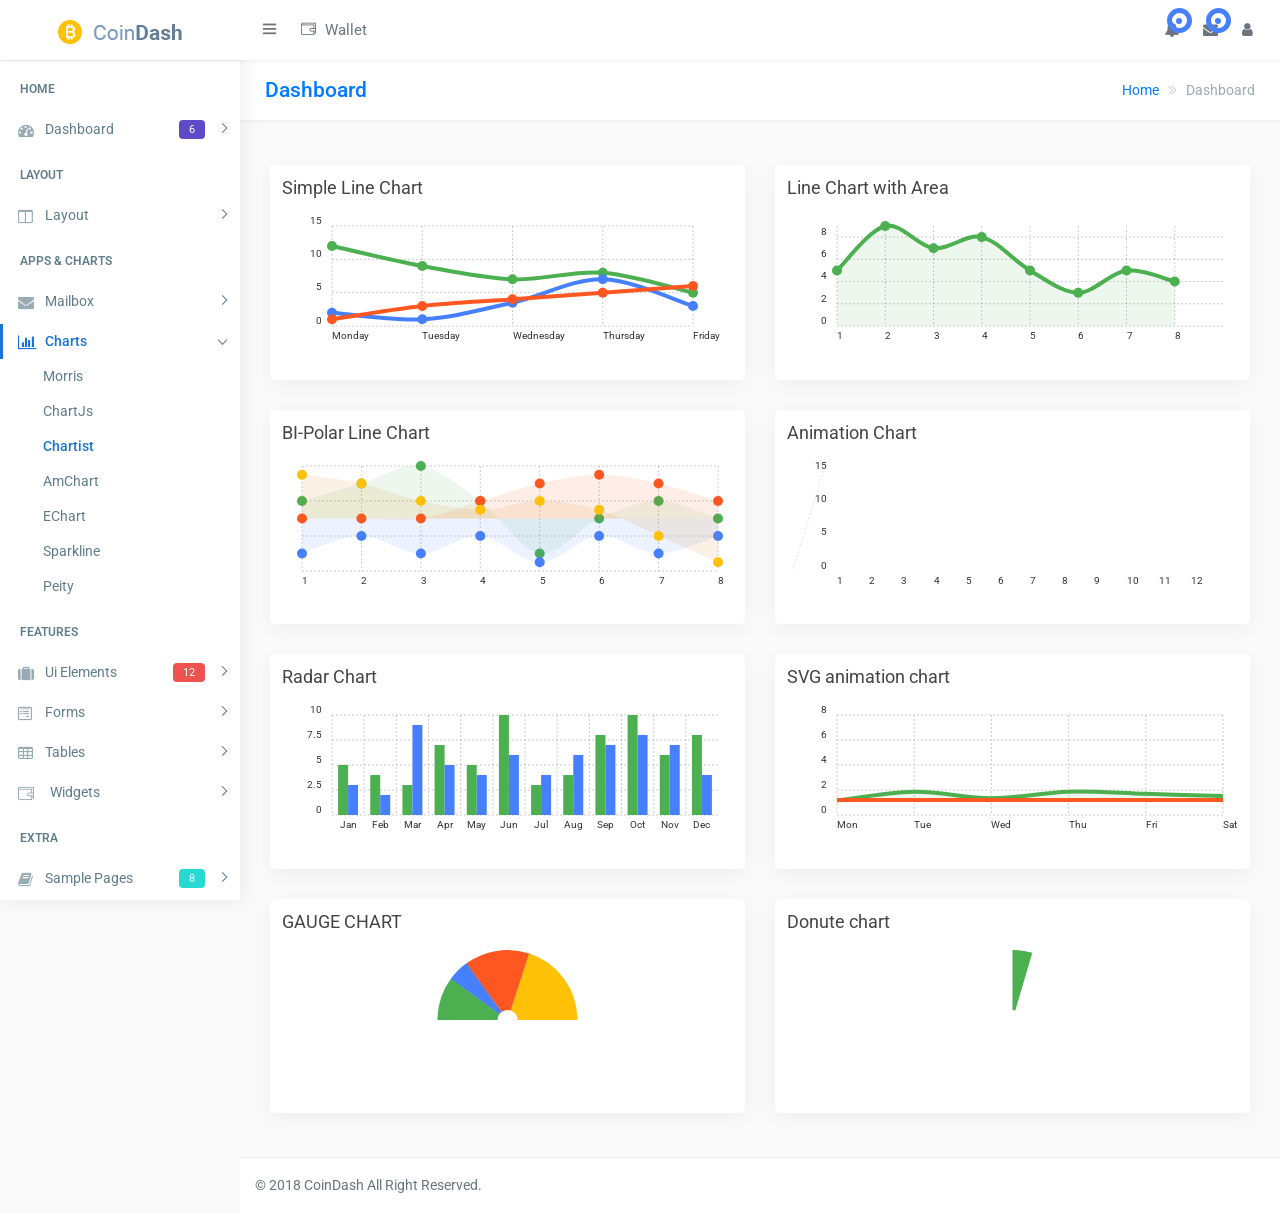
<file: public/Plantilla/chart-chartist.html>
<!DOCTYPE html>
<html lang="en">

<head>
    <meta charset="utf-8">
    <meta http-equiv="X-UA-Compatible" content="IE=edge">
    <!-- Tell the browser to be responsive to screen width -->
    <meta name="viewport" content="width=device-width, initial-scale=1">
    <meta name="description" content="">
    <meta name="author" content="">
    <!-- Favicon icon -->
    <link rel="icon" type="image/png" sizes="16x16" href="images/favicon.png">
    <title>CoinDash - Cryptocurrency Dashboard Admin Template</title>

    <link href="css/lib/chartist/chartist.min.css" rel="stylesheet">
    <!-- Custom CSS -->
    
    <link href="css/style.css" rel="stylesheet">
</head>

<body class="header-fix fix-sidebar">
    
    
    <!-- Main wrapper  -->
    <div id="main-wrapper">
        <!-- header header  -->
        <div class="header">
            <nav class="navbar top-navbar navbar-expand-md navbar-light">
                <!-- Logo -->
                <div class="navbar-header">
                    <a class="navbar-brand" href="index.html">
                        <!-- Logo icon -->
                        <b><img src="images/logo.png" alt="homepage" class="dark-logo" /></b>
                        <!--End Logo icon -->
                        <!-- Logo text -->
                        <span><img src="images/logo-text.png" alt="homepage" class="dark-logo" /></span>
                    </a>
                </div>
                <!-- End Logo -->
                <div class="navbar-collapse">
                    <!-- toggle and nav items -->
                    <ul class="navbar-nav mr-auto mt-md-0">
                        <!-- This is  -->
                        <li class="nav-item"> <a class="nav-link toggle-nav hidden-md-up text-muted  " href="javascript:void(0)"><i class="mdi mdi-menu"></i></a> </li>
                        <li class="nav-item m-l-10"> <a class="nav-link sidebartoggle hidden-sm-down text-muted  " href="javascript:void(0)"><i class="ti-menu"></i></a> </li>
                        <!-- Messages -->
                        <li class="nav-item dropdown mega-menu"> <a class="nav-link dropdown-toggle text-muted  " href="#" data-toggle="dropdown" aria-haspopup="true" aria-expanded="false"><i class="ti-wallet m-r-5"></i> Wallet</a>
                            <div class="dropdown-menu animated slideInDown">
                                <ul class="mega-menu-menu row">

                                    <li class="col-lg-3  m-b-30">
                                        <h4 class="m-b-20">Bitcoin BTC</h4>
                                        <!-- Contact -->
                                        <ul>  
											<li><a href="#"><i class="cc BTC"></i> Bitcoin Transaction</a></li>
                                            <li><a href="#"><i class="cc BTC"></i> Bitcoin Transaction</a></li>
                                            <li><a href="#"><i class="cc BTC"></i> Bitcoin Transaction</a></li>
                                            <li><a href="#"><i class="cc BTC"></i> Bitcoin Transaction</a></li>
                                        </ul> 
									</li>                                                
                                    <li class="col-lg-3 col-xlg-3 m-b-30">
                                        <h4 class="m-b-20">Bitcoin BTC</h4>
                                        <!-- List style -->
                                        <ul class="list-style-none">
                                            <li><a href="#"><i class="cc BTC"></i> Bitcoin Transaction</a></li>
                                            <li><a href="#"><i class="cc BTC"></i> Bitcoin Transaction</a></li>
                                            <li><a href="#"><i class="cc BTC"></i> Bitcoin Transaction</a></li>
                                            <li><a href="#"><i class="cc BTC"></i> Bitcoin Transaction</a></li>
                                            <li><a href="#"><i class="cc BTC"></i> Bitcoin Transaction</a></li>
                                        </ul>
                                    </li>
                                    <li class="col-lg-3 col-xlg-3 m-b-30">
                                        <h4 class="m-b-20">Bitcoin BTC</h4>
                                        <!-- List style -->
                                        <ul class="list-style-none">
                                            <li><a href="#"><i class="cc BTC"></i> Bitcoin Transaction</a></li>
                                            <li><a href="#"><i class="cc BTC"></i> Bitcoin Transaction</a></li>
                                            <li><a href="#"><i class="cc BTC"></i> Bitcoin Transaction</a></li>
                                            <li><a href="#"><i class="cc BTC"></i> Bitcoin Transaction</a></li>
                                            <li><a href="#"><i class="cc BTC"></i> Bitcoin Transaction</a></li>
                                        </ul>
                                    </li>
                                    <li class="col-lg-3 col-xlg-3 m-b-30">
                                        <h4 class="m-b-20">Bitcoin BTC</h4>
                                        <!-- List style -->
                                        <ul class="list-style-none">
                                            <li><a href="#"><i class="cc BTC"></i> Bitcoin Transaction</a></li>
                                            <li><a href="#"><i class="cc BTC"></i> Bitcoin Transaction</a></li>
                                            <li><a href="#"><i class="cc BTC"></i> Bitcoin Transaction</a></li>
                                            <li><a href="#"><i class="cc BTC"></i> Bitcoin Transaction</a></li>
                                            <li><a href="#"><i class="cc BTC"></i> Bitcoin Transaction</a></li>
                                        </ul>
                                    </li>
                                </ul>
                            </div>
                        </li>
                        <!-- End Messages -->
                    </ul>
                    <!-- User profile and search -->
                    <ul class="navbar-nav my-lg-0">
                        <!-- Comment -->
                        <li class="nav-item dropdown">
                            <a class="nav-link dropdown-toggle text-muted text-muted  " href="#" data-toggle="dropdown" aria-haspopup="true" aria-expanded="false"> <i class="fa fa-bell"></i>
								<div class="notify"> <span class="heartbit"></span> <span class="point"></span> </div>
							</a>
                            <div class="dropdown-menu dropdown-menu-right mailbox animated slideInRight">
                                <ul>
                                    <li>
                                        <div class="drop-title">Notifications</div>
                                    </li>
                                    <li>
                                        <div class="header-notify">
                                            <!-- Message -->
                                            <a href="#">
                                                <i class="cc BTC m-r-10 f-s-40" title="BTC"></i>
                                                <div class="notification-contnet">
                                                    <h5>All Transaction BTC</h5> <span class="mail-desc">Just see the my new admin!</span> 
                                                </div>
                                            </a>
                                            <!-- Message -->
                                            <a href="#">
                                                <i class="cc LTC m-r-10 f-s-40" title="BTC"></i>
                                                <div class="notification-contnet">
                                                    <h5>This is LTC coin</h5> <span class="mail-desc">Just a reminder that you have event</span>
                                                </div>
                                            </a>
                                            <!-- Message -->
                                            <a href="#">
                                                <i class="cc DASH m-r-10 f-s-40" title="BTC"></i>
                                                <div class="notification-contnet">
                                                    <h5>This is DASH coin</h5> <span class="mail-desc">You can customize this template as you want</span>
                                                </div>
                                            </a>
                                            <!-- Message -->
                                            <a href="#">
                                                <i class="cc XRP m-r-10 f-s-40" title="BTC"></i>
                                                <div class="notification-contnet">
                                                    <h5>This is LTC coin</h5> <span class="mail-desc">Just see the my admin!</span>
                                                </div>
                                            </a>
                                        </div>
                                    </li>
                                    <li>
                                        <a class="nav-link text-center" href="javascript:void(0);"> Check all notifications <i class="fa fa-angle-right"></i> </a>
                                    </li>
                                </ul>
                            </div>
                        </li>
                        <!-- End Comment -->
                        <!-- Messages -->
                        <li class="nav-item dropdown">
                            <a class="nav-link dropdown-toggle text-muted  " href="#" id="2" data-toggle="dropdown" aria-haspopup="true" aria-expanded="false"> <i class="fa fa-envelope"></i>
								<div class="notify"> <span class="heartbit"></span> <span class="point"></span> </div>
							</a>
                            <div class="dropdown-menu dropdown-menu-right mailbox animated slideInRight" aria-labelledby="2">
                                <ul>
                                    <li>
                                        <div class="drop-title">You have 4 new messages</div>
                                    </li>
                                    <li>
                                        <div class="header-notify">
                                            <!-- Message -->
                                            <a href="#">
                                                
                                                <div class="notification-contnet">
                                                    <h5>Michael Qin</h5> <span class="mail-desc">Just see the my admin!</span> 
                                                </div>
                                            </a>
                                            <!-- Message -->
                                            <a href="#">
                                                
                                                <div class="notification-contnet">
                                                    <h5>John Doe</h5> <span class="mail-desc">I've sung a song! See you at</span>
                                                </div>
                                            </a>
                                            <!-- Message -->
                                            <a href="#">
                                                
                                                <div class="notification-contnet">
                                                    <h5>Mr. John</h5> <span class="mail-desc">I am a singer!</span>
                                                </div>
                                            </a>
                                            <!-- Message -->
                                            <a href="#">
                                                
                                                <div class="notification-contnet">
                                                    <h5>Michael Qin</h5> <span class="mail-desc">Just see the my admin!</span>
                                                </div>
                                            </a>
                                        </div>
                                    </li>
                                    <li>
                                        <a class="nav-link text-center" href="javascript:void(0);"> See all e-Mails <i class="fa fa-angle-right"></i> </a>
                                    </li>
                                </ul>
                            </div>
                        </li>
                        <!-- End Messages -->
                        <!-- Profile -->
                        <li class="nav-item dropdown">
                            <a class="nav-link dropdown-toggle text-muted  " href="#" data-toggle="dropdown" aria-haspopup="true" aria-expanded="false"><i class="fa fa-user"></i></a>
                            <div class="dropdown-menu dropdown-menu-right animated slideInRight">
                                <ul class="dropdown-user">
                                    <li role="separator" class="divider"></li>
                                    <li><a href="#"> Profile</a></li>
                                    <li><a href="#"> Balance</a></li>
                                    <li><a href="#"> Inbox</a></li>
                                    <li role="separator" class="divider"></li>
                                    <li><a href="#"> Setting</a></li>
                                    <li role="separator" class="divider"></li>
                                    <li><a href="#"> Logout</a></li>
                                </ul>
                            </div>
                        </li>
                    </ul>
                </div>
            </nav>
        </div>
        <!-- End header header -->
        <!-- Left Sidebar  -->
        <div class="left-sidebar">
            <!-- Sidebar scroll-->
            <div class="scroll-sidebar">
                <!-- Sidebar navigation-->
                <nav class="sidebar-nav">
                    <ul id="sidebar-menu">
                        <li class="nav-devider"></li>
                        <li class="nav-label">Home</li>
                        <li> <a class="has-arrow  " href="#" aria-expanded="false"><i class="fa fa-tachometer"></i><span class="hide-menu">Dashboard <span class="label label-rouded label-primary pull-right">6</span></span></a>
                            <ul aria-expanded="false" class="collapse">
                                <li><a href="index.html">Dashboard 1 </a></li><li><a href="index1.html">Dashboard 2 </a></li><li><a href="index2.html">Dashboard 3 </a></li><li><a href="index3.html">Dashboard 4 </a></li><li><a href="index4.html">Dashboard 5 </a></li><li><a href="index5.html">Dashboard 6 </a></li>
                            </ul>
                        </li>
                        <li class="nav-label">Layout</li>
                        <li> <a class="has-arrow  " href="#" aria-expanded="false"><i class="fa fa-columns"></i><span class="hide-menu">Layout</span></a>
                            <ul aria-expanded="false" class="collapse">
                                <li><a href="layout-blank.html">Blank</a></li>
                                <li><a href="layout-boxed.html">Boxed</a></li>
                                <li><a href="layout-fix-header.html">Fix Header</a></li>
                                <li><a href="layout-fix-sidebar.html">Fix Sidebar</a></li>
                            </ul>
                        </li>
                        <li class="nav-label">Apps &amp; Charts</li>
                        <li> <a class="has-arrow  " href="#" aria-expanded="false"><i class="fa fa-envelope"></i><span class="hide-menu">Mailbox</span></a>
                            <ul aria-expanded="false" class="collapse">
                                <li><a href="email-compose.html">Compose</a></li>
                                <li><a href="email-read.html">Read</a></li>
                                <li><a href="email-inbox.html">Inbox</a></li>
                            </ul>
                        </li>
                        <li> <a class="has-arrow  " href="#" aria-expanded="false"><i class="fa fa-bar-chart"></i><span class="hide-menu">Charts</span></a>
                            <ul aria-expanded="false" class="collapse">
                                
                                <li><a href="chart-morris.html">Morris</a></li>
                                <li><a href="chart-chartjs.html">ChartJs</a></li>
                                <li><a href="chart-chartist.html">Chartist </a></li>
                                <li><a href="chart-amchart.html">AmChart</a></li>
                                <li><a href="chart-echart.html">EChart</a></li>
                                <li><a href="chart-sparkline.html">Sparkline</a></li>
                                <li><a href="chart-peity.html">Peity</a></li>
                            </ul>
                        </li>
                        <li class="nav-label">Features</li>
                        <li> <a class="has-arrow  " href="#" aria-expanded="false"><i class="fa fa-suitcase"></i><span class="hide-menu">Ui Elements <span class="label label-rouded label-danger pull-right">12</span></span></a>
                            <ul aria-expanded="false" class="collapse">
                                <li><a href="ui-alert.html">Alert</a></li>
                                <li><a href="ui-button.html">Button</a></li>
                                <li><a href="ui-dropdown.html">Dropdown</a></li>
                                <li><a href="ui-progressbar.html">Progressbar</a></li>
                                <li><a href="ui-tab.html">Tab</a></li>
                                <li><a href="ui-typography.html">Typography</a></li>
                                <li><a href="uc-calender.html">Calender</a></li>
                                <li><a href="uc-datamap.html">Datamap</a></li>
                                <li><a href="uc-nestedable.html">Nestedable</a></li>
                                <li><a href="uc-sweetalert.html">Sweetalert</a></li>
                                <li><a href="uc-toastr.html">Toastr</a></li>
                                <li><a href="uc-weather.html">Weather</a></li>
                            </ul>
                        </li>
                        <li> <a class="has-arrow  " href="#" aria-expanded="false"><i class="fa fa-wpforms"></i><span class="hide-menu">Forms</span></a>
                            <ul aria-expanded="false" class="collapse">
                                <li><a href="form-basic.html">Basic Forms</a></li>
                                <li><a href="form-layout.html">Form Layout</a></li>
                                <li><a href="form-validation.html">Form Validation</a></li>
                                <li><a href="form-editor.html">Editor</a></li>
                                <li><a href="form-dropzone.html">Dropzone</a></li>
                            </ul>
                        </li>
                        <li> <a class="has-arrow  " href="#" aria-expanded="false"><i class="fa fa-table"></i><span class="hide-menu">Tables</span></a>
                            <ul aria-expanded="false" class="collapse">
                                <li><a href="table-bootstrap.html">Basic Tables</a></li>
                                <li><a href="table-datatable.html">Data Tables</a></li>
                            </ul>
                        </li>
                        <li> <a class="has-arrow  " href="#" aria-expanded="false"><i class="ti-wallet m-r-5"></i><span class="hide-menu">Widgets</span></a>
                            <ul aria-expanded="false" class="collapse">
                                <li><a href="widget.html">Widgets</a></li>
                            </ul>
                        </li>
                        <li class="nav-label">EXTRA</li>
                        <li> <a class="has-arrow  " href="#" aria-expanded="false"><i class="fa fa-book"></i><span class="hide-menu">Sample Pages <span class="label label-rouded label-success pull-right">8</span></span></a>
                            <ul aria-expanded="false" class="collapse">
                                
                                <li><a href="#" class="has-arrow">Authentication <span class="label label-rounded label-success">3</span></a>
                                    <ul aria-expanded="false" class="collapse">
                                        <li><a href="page-login.html">Login</a></li>
                                        <li><a href="page-register.html">Register</a></li>
                                        <li><a href="page-invoice.html">Invoice</a></li>
                                    </ul>
                                </li>
                                <li><a href="#" class="has-arrow">Error Pages</a>
                                    <ul aria-expanded="false" class="collapse">
                                        <li><a href="page-error-400.html">400</a></li>
                                        <li><a href="page-error-403.html">403</a></li>
                                        <li><a href="page-error-404.html">404</a></li>
                                        <li><a href="page-error-500.html">500</a></li>
                                        <li><a href="page-error-503.html">503</a></li>
                                    </ul>
                                </li>
                            </ul>
                        </li>
                        <li> <a class="has-arrow  " href="#" aria-expanded="false"><i class="fa fa-map-marker"></i><span class="hide-menu">Maps</span></a>
                            <ul aria-expanded="false" class="collapse">
                                <li><a href="map-vector.html">Vector Map</a></li>
                            </ul>
                        </li>
                        <li> <a class="has-arrow  " href="#" aria-expanded="false"><i class="fa fa-level-down"></i><span class="hide-menu">Multi level dd</span></a>
                            <ul aria-expanded="false" class="collapse">
                                <li><a href="#">item 1.1</a></li>
                                <li><a href="#">item 1.2</a></li>
                                <li> <a class="has-arrow" href="#" aria-expanded="false">Menu 1.3</a>
                                    <ul aria-expanded="false" class="collapse">
                                        <li><a href="#">item 1.3.1</a></li>
                                        <li><a href="#">item 1.3.2</a></li>
                                        <li><a href="#">item 1.3.3</a></li>
                                        <li><a href="#">item 1.3.4</a></li>
                                    </ul>
                                </li>
                                <li><a href="#">item 1.4</a></li>
                            </ul>
                        </li>
                    </ul>
                </nav>
                <!-- End Sidebar navigation -->
            </div>
            <!-- End Sidebar scroll-->
        </div>
        <!-- End Left Sidebar  -->
        <!-- Page wrapper  -->
        <div class="page-wrapper">
            <!-- Bread crumb -->
            <div class="row page-titles">
                <div class="col-md-5 align-self-center">
                    <h3 class="text-primary">Dashboard</h3> </div>
                <div class="col-md-7 align-self-center">
                    <ol class="breadcrumb">
                        <li class="breadcrumb-item"><a href="javascript:void(0)">Home</a></li>
                        <li class="breadcrumb-item active">Dashboard</li>
                    </ol>
                </div>
            </div>
            <!-- End Bread crumb -->
            <!-- Container fluid  -->
            <div class="container-fluid">
                <!-- Start Page Content -->
                <div class="row">
                    <!-- column -->
                    <div class="col-lg-6">
                        <div class="card">
                            <div class="card-block">
                                <h4 class="card-title">Simple Line Chart</h4>
                                <div class="ct-sm-line-chart"></div>
                            </div>
                        </div>
                    </div>
                    <!-- column -->
                    <!-- column -->
                    <div class="col-lg-6">
                        <div class="card">
                            <div class="card-block">
                                <h4 class="card-title">Line Chart with Area</h4>
                                <div class="ct-area-ln-chart"></div>
                            </div>
                        </div>
                    </div>
                    <!-- column -->
                    <!-- column -->
                    <div class="col-lg-6">
                        <div class="card">
                            <div class="card-block">
                                <h4 class="card-title">BI-Polar Line Chart</h4>
                                <div id="ct-polar-chart"></div>
                            </div>
                        </div>
                    </div>
                    <!-- column -->
                    <!-- column -->
                    <div class="col-lg-6">
                        <div class="card">
                            <div class="card-block">
                                <h4 class="card-title">Animation Chart</h4>
                                <div class="ct-animation-chart"></div>
                            </div>
                        </div>
                    </div>
                    <!-- column -->
                    <!-- column -->
                    <div class="col-lg-6">
                        <div class="card">
                            <div class="card-block">
                                <h4 class="card-title">Radar Chart</h4>
                                <div class="ct-bar-chart"></div>
                            </div>
                        </div>
                    </div>
                    <!-- column -->
                    <!-- column -->
                    <div class="col-lg-6">
                        <div class="card">
                            <div class="card-block">
                                <h4 class="card-title">SVG animation chart</h4>
                                <div class="ct-svg-chart"></div>
                            </div>
                        </div>
                    </div>
                    <!-- column -->
                    <!-- column -->
                    <div class="col-lg-6">
                        <div class="card">
                            <div class="card-block">
                                <h4 class="card-title">GAUGE CHART</h4>
                                <div class="ct-gauge-chart"></div>
                            </div>
                        </div>
                    </div>
                    <!-- column -->
                    <!-- column -->
                    <div class="col-lg-6">
                        <div class="card">
                            <div class="card-block">
                                <h4 class="card-title">Donute chart</h4>
                                <div class="ct-donute-chart"></div>
                            </div>
                        </div>
                    </div>
                    <!-- column -->
                </div>

                <!-- End PAge Content -->
            </div>
            <!-- End Container fluid  -->
            <!-- footer -->
            <footer class="footer"> © 2018 CoinDash All Right Reserved.</footer>
            <!-- End footer -->
        </div>
        <!-- End Page wrapper  -->
    </div>
    <!-- End Wrapper -->
    <!-- All Jquery -->
    <script src="js/lib/jquery/jquery.min.js"></script>
    <!-- Bootstrap tether Core JavaScript -->
    <script src="js/lib/bootstrap/js/popper.min.js"></script>
    <script src="js/lib/bootstrap/js/bootstrap.min.js"></script>
    <!-- slimscrollbar scrollbar JavaScript -->
    <script src="js/jquery.slimscroll.js"></script>
    <!--Menu sidebar -->
    <script src="js/sidebarmenu.js"></script>
    <!--stickey kit -->
    <script src="js/lib/sticky-kit-master/dist/sticky-kit.min.js"></script>

    <script src="js/lib/chartist/chartist.min.js"></script>
    <script src="js/lib/chartist/chartist-plugin-tooltip.min.js"></script>
    <script src="js/lib/chartist/chartist-init.js"></script>
    <!--Custom JavaScript -->
    <script src="js/custom.min.js"></script>

</body>

</html>
</file>
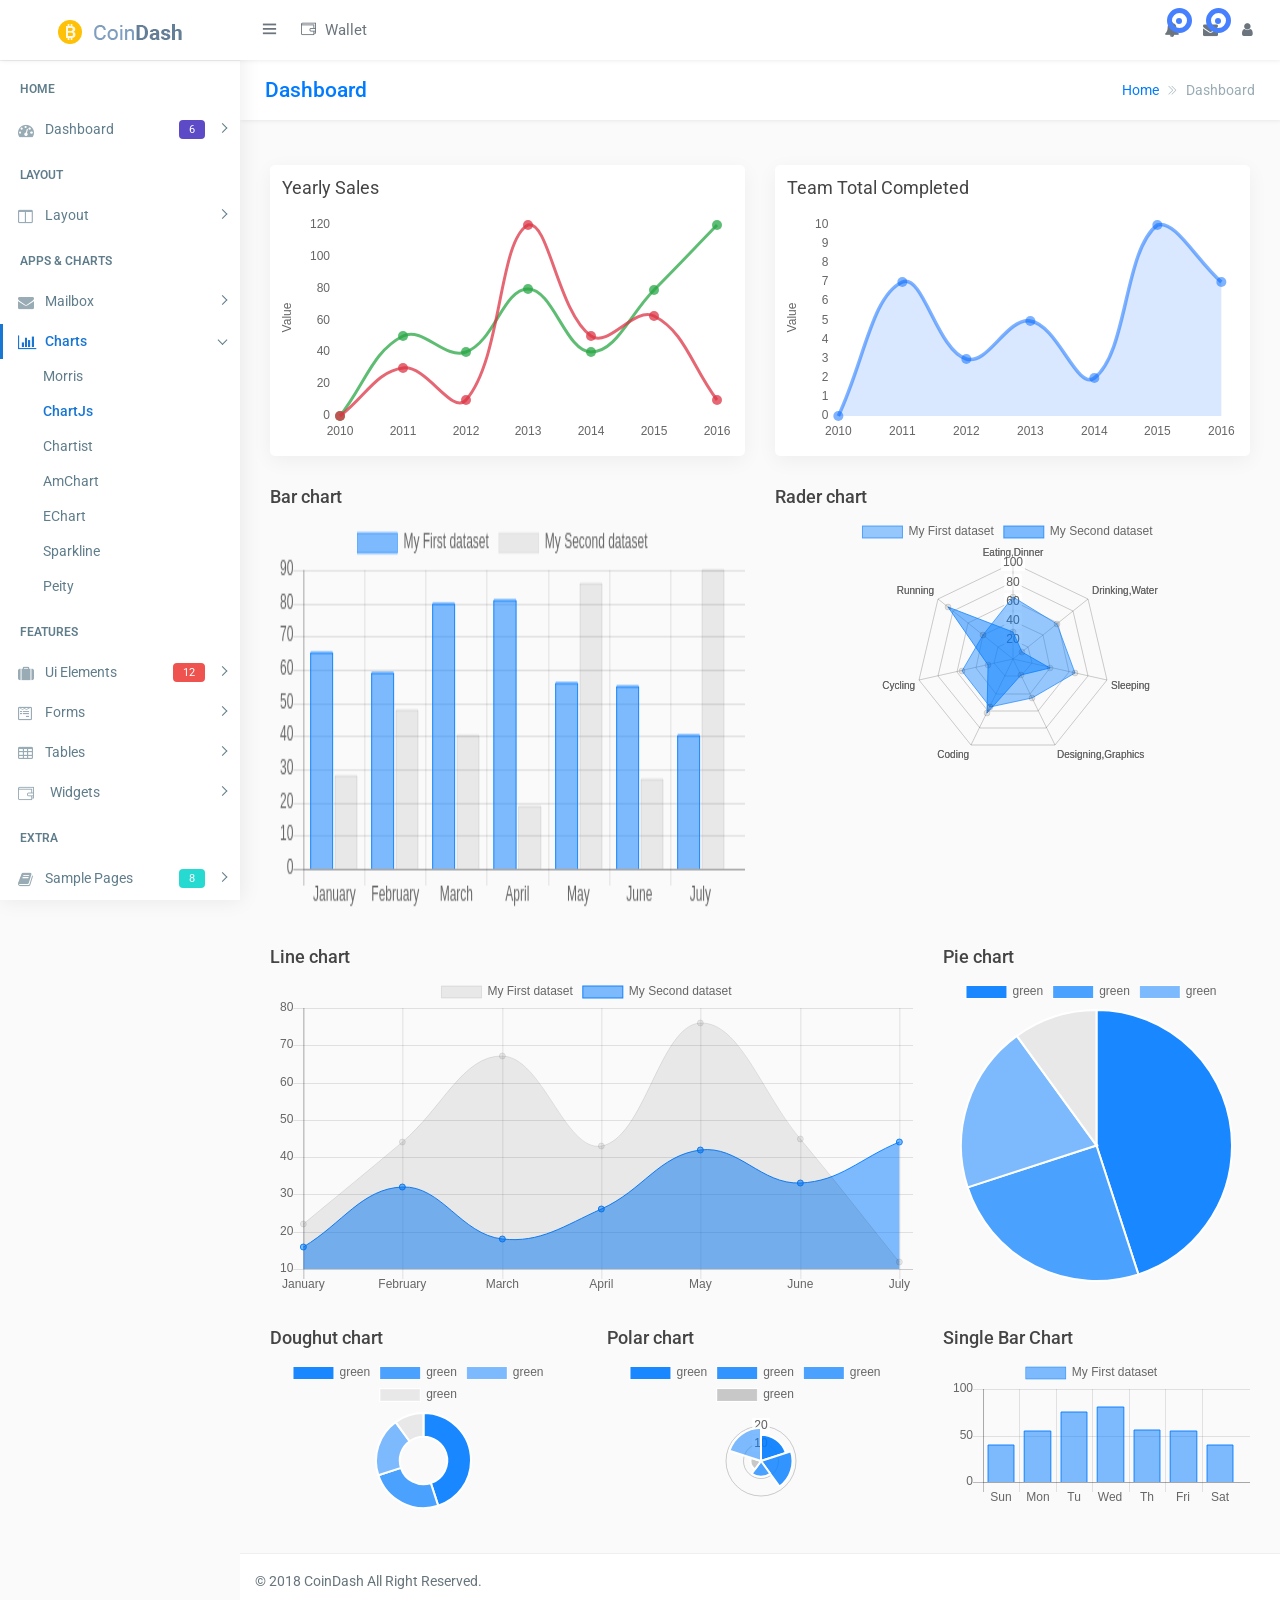
<file: public/Plantilla/chart-chartjs.html>
<!DOCTYPE html>
<html lang="en">

<head>
    <meta charset="utf-8">
    <meta http-equiv="X-UA-Compatible" content="IE=edge">
    <!-- Tell the browser to be responsive to screen width -->
    <meta name="viewport" content="width=device-width, initial-scale=1">
    <meta name="description" content="">
    <meta name="author" content="">
    <!-- Favicon icon -->
    <link rel="icon" type="image/png" sizes="16x16" href="images/favicon.png">
    <title>CoinDash - Cryptocurrency Dashboard Admin Template</title>
    <!-- Custom CSS -->
    
    <link href="css/style.css" rel="stylesheet">
</head>

<body class="header-fix fix-sidebar">
    
    <!-- Main wrapper  -->
    <div id="main-wrapper">
        <!-- header header  -->
        <div class="header">
            <nav class="navbar top-navbar navbar-expand-md navbar-light">
                <!-- Logo -->
                <div class="navbar-header">
                    <a class="navbar-brand" href="index.html">
                        <!-- Logo icon -->
                        <b><img src="images/logo.png" alt="homepage" class="dark-logo" /></b>
                        <!--End Logo icon -->
                        <!-- Logo text -->
                        <span><img src="images/logo-text.png" alt="homepage" class="dark-logo" /></span>
                    </a>
                </div>
                <!-- End Logo -->
                <div class="navbar-collapse">
                    <!-- toggle and nav items -->
                    <ul class="navbar-nav mr-auto mt-md-0">
                        <!-- This is  -->
                        <li class="nav-item"> <a class="nav-link toggle-nav hidden-md-up text-muted  " href="javascript:void(0)"><i class="mdi mdi-menu"></i></a> </li>
                        <li class="nav-item m-l-10"> <a class="nav-link sidebartoggle hidden-sm-down text-muted  " href="javascript:void(0)"><i class="ti-menu"></i></a> </li>
                        <!-- Messages -->
                        <li class="nav-item dropdown mega-menu"> <a class="nav-link dropdown-toggle text-muted  " href="#" data-toggle="dropdown" aria-haspopup="true" aria-expanded="false"><i class="ti-wallet m-r-5"></i> Wallet</a>
                            <div class="dropdown-menu animated slideInDown">
                                <ul class="mega-menu-menu row">

                                    <li class="col-lg-3  m-b-30">
                                        <h4 class="m-b-20">Bitcoin BTC</h4>
                                        <!-- Contact -->
                                        <ul>  
											<li><a href="#"><i class="cc BTC"></i> Bitcoin Transaction</a></li>
                                            <li><a href="#"><i class="cc BTC"></i> Bitcoin Transaction</a></li>
                                            <li><a href="#"><i class="cc BTC"></i> Bitcoin Transaction</a></li>
                                            <li><a href="#"><i class="cc BTC"></i> Bitcoin Transaction</a></li>
                                        </ul> 
									</li>                                                
                                    <li class="col-lg-3 col-xlg-3 m-b-30">
                                        <h4 class="m-b-20">Bitcoin BTC</h4>
                                        <!-- List style -->
                                        <ul class="list-style-none">
                                            <li><a href="#"><i class="cc BTC"></i> Bitcoin Transaction</a></li>
                                            <li><a href="#"><i class="cc BTC"></i> Bitcoin Transaction</a></li>
                                            <li><a href="#"><i class="cc BTC"></i> Bitcoin Transaction</a></li>
                                            <li><a href="#"><i class="cc BTC"></i> Bitcoin Transaction</a></li>
                                            <li><a href="#"><i class="cc BTC"></i> Bitcoin Transaction</a></li>
                                        </ul>
                                    </li>
                                    <li class="col-lg-3 col-xlg-3 m-b-30">
                                        <h4 class="m-b-20">Bitcoin BTC</h4>
                                        <!-- List style -->
                                        <ul class="list-style-none">
                                            <li><a href="#"><i class="cc BTC"></i> Bitcoin Transaction</a></li>
                                            <li><a href="#"><i class="cc BTC"></i> Bitcoin Transaction</a></li>
                                            <li><a href="#"><i class="cc BTC"></i> Bitcoin Transaction</a></li>
                                            <li><a href="#"><i class="cc BTC"></i> Bitcoin Transaction</a></li>
                                            <li><a href="#"><i class="cc BTC"></i> Bitcoin Transaction</a></li>
                                        </ul>
                                    </li>
                                    <li class="col-lg-3 col-xlg-3 m-b-30">
                                        <h4 class="m-b-20">Bitcoin BTC</h4>
                                        <!-- List style -->
                                        <ul class="list-style-none">
                                            <li><a href="#"><i class="cc BTC"></i> Bitcoin Transaction</a></li>
                                            <li><a href="#"><i class="cc BTC"></i> Bitcoin Transaction</a></li>
                                            <li><a href="#"><i class="cc BTC"></i> Bitcoin Transaction</a></li>
                                            <li><a href="#"><i class="cc BTC"></i> Bitcoin Transaction</a></li>
                                            <li><a href="#"><i class="cc BTC"></i> Bitcoin Transaction</a></li>
                                        </ul>
                                    </li>
                                </ul>
                            </div>
                        </li>
                        <!-- End Messages -->
                    </ul>
                    <!-- User profile and search -->
                    <ul class="navbar-nav my-lg-0">
                        <!-- Comment -->
                        <li class="nav-item dropdown">
                            <a class="nav-link dropdown-toggle text-muted text-muted  " href="#" data-toggle="dropdown" aria-haspopup="true" aria-expanded="false"> <i class="fa fa-bell"></i>
								<div class="notify"> <span class="heartbit"></span> <span class="point"></span> </div>
							</a>
                            <div class="dropdown-menu dropdown-menu-right mailbox animated slideInRight">
                                <ul>
                                    <li>
                                        <div class="drop-title">Notifications</div>
                                    </li>
                                    <li>
                                        <div class="header-notify">
                                            <!-- Message -->
                                            <a href="#">
                                                <i class="cc BTC m-r-10 f-s-40" title="BTC"></i>
                                                <div class="notification-contnet">
                                                    <h5>All Transaction BTC</h5> <span class="mail-desc">Just see the my new admin!</span> 
                                                </div>
                                            </a>
                                            <!-- Message -->
                                            <a href="#">
                                                <i class="cc LTC m-r-10 f-s-40" title="BTC"></i>
                                                <div class="notification-contnet">
                                                    <h5>This is LTC coin</h5> <span class="mail-desc">Just a reminder that you have event</span>
                                                </div>
                                            </a>
                                            <!-- Message -->
                                            <a href="#">
                                                <i class="cc DASH m-r-10 f-s-40" title="BTC"></i>
                                                <div class="notification-contnet">
                                                    <h5>This is DASH coin</h5> <span class="mail-desc">You can customize this template as you want</span>
                                                </div>
                                            </a>
                                            <!-- Message -->
                                            <a href="#">
                                                <i class="cc XRP m-r-10 f-s-40" title="BTC"></i>
                                                <div class="notification-contnet">
                                                    <h5>This is LTC coin</h5> <span class="mail-desc">Just see the my admin!</span>
                                                </div>
                                            </a>
                                        </div>
                                    </li>
                                    <li>
                                        <a class="nav-link text-center" href="javascript:void(0);"> Check all notifications <i class="fa fa-angle-right"></i> </a>
                                    </li>
                                </ul>
                            </div>
                        </li>
                        <!-- End Comment -->
                        <!-- Messages -->
                        <li class="nav-item dropdown">
                            <a class="nav-link dropdown-toggle text-muted  " href="#" id="2" data-toggle="dropdown" aria-haspopup="true" aria-expanded="false"> <i class="fa fa-envelope"></i>
								<div class="notify"> <span class="heartbit"></span> <span class="point"></span> </div>
							</a>
                            <div class="dropdown-menu dropdown-menu-right mailbox animated slideInRight" aria-labelledby="2">
                                <ul>
                                    <li>
                                        <div class="drop-title">You have 4 new messages</div>
                                    </li>
                                    <li>
                                        <div class="header-notify">
                                            <!-- Message -->
                                            <a href="#">
                                                
                                                <div class="notification-contnet">
                                                    <h5>Michael Qin</h5> <span class="mail-desc">Just see the my admin!</span> 
                                                </div>
                                            </a>
                                            <!-- Message -->
                                            <a href="#">
                                                
                                                <div class="notification-contnet">
                                                    <h5>John Doe</h5> <span class="mail-desc">I've sung a song! See you at</span>
                                                </div>
                                            </a>
                                            <!-- Message -->
                                            <a href="#">
                                                
                                                <div class="notification-contnet">
                                                    <h5>Mr. John</h5> <span class="mail-desc">I am a singer!</span>
                                                </div>
                                            </a>
                                            <!-- Message -->
                                            <a href="#">
                                                
                                                <div class="notification-contnet">
                                                    <h5>Michael Qin</h5> <span class="mail-desc">Just see the my admin!</span>
                                                </div>
                                            </a>
                                        </div>
                                    </li>
                                    <li>
                                        <a class="nav-link text-center" href="javascript:void(0);"> See all e-Mails <i class="fa fa-angle-right"></i> </a>
                                    </li>
                                </ul>
                            </div>
                        </li>
                        <!-- End Messages -->
                        <!-- Profile -->
                        <li class="nav-item dropdown">
                            <a class="nav-link dropdown-toggle text-muted  " href="#" data-toggle="dropdown" aria-haspopup="true" aria-expanded="false"><i class="fa fa-user"></i></a>
                            <div class="dropdown-menu dropdown-menu-right animated slideInRight">
                                <ul class="dropdown-user">
                                    <li role="separator" class="divider"></li>
                                    <li><a href="#"> Profile</a></li>
                                    <li><a href="#"> Balance</a></li>
                                    <li><a href="#"> Inbox</a></li>
                                    <li role="separator" class="divider"></li>
                                    <li><a href="#"> Setting</a></li>
                                    <li role="separator" class="divider"></li>
                                    <li><a href="#"> Logout</a></li>
                                </ul>
                            </div>
                        </li>
                    </ul>
                </div>
            </nav>
        </div>
        <!-- End header header -->
        <!-- Left Sidebar  -->
        <div class="left-sidebar">
            <!-- Sidebar scroll-->
            <div class="scroll-sidebar">
                <!-- Sidebar navigation-->
                <nav class="sidebar-nav">
                    <ul id="sidebar-menu">
                        <li class="nav-devider"></li>
                        <li class="nav-label">Home</li>
                        <li> <a class="has-arrow  " href="#" aria-expanded="false"><i class="fa fa-tachometer"></i><span class="hide-menu">Dashboard <span class="label label-rouded label-primary pull-right">6</span></span></a>
                            <ul aria-expanded="false" class="collapse">
                                <li><a href="index.html">Dashboard 1 </a></li><li><a href="index1.html">Dashboard 2 </a></li><li><a href="index2.html">Dashboard 3 </a></li><li><a href="index3.html">Dashboard 4 </a></li><li><a href="index4.html">Dashboard 5 </a></li><li><a href="index5.html">Dashboard 6 </a></li>
                            </ul>
                        </li>
                        <li class="nav-label">Layout</li>
                        <li> <a class="has-arrow  " href="#" aria-expanded="false"><i class="fa fa-columns"></i><span class="hide-menu">Layout</span></a>
                            <ul aria-expanded="false" class="collapse">
                                <li><a href="layout-blank.html">Blank</a></li>
                                <li><a href="layout-boxed.html">Boxed</a></li>
                                <li><a href="layout-fix-header.html">Fix Header</a></li>
                                <li><a href="layout-fix-sidebar.html">Fix Sidebar</a></li>
                            </ul>
                        </li>
                        <li class="nav-label">Apps &amp; Charts</li>
                        <li> <a class="has-arrow  " href="#" aria-expanded="false"><i class="fa fa-envelope"></i><span class="hide-menu">Mailbox</span></a>
                            <ul aria-expanded="false" class="collapse">
                                <li><a href="email-compose.html">Compose</a></li>
                                <li><a href="email-read.html">Read</a></li>
                                <li><a href="email-inbox.html">Inbox</a></li>
                            </ul>
                        </li>
                        <li> <a class="has-arrow  " href="#" aria-expanded="false"><i class="fa fa-bar-chart"></i><span class="hide-menu">Charts</span></a>
                            <ul aria-expanded="false" class="collapse">
                                
                                <li><a href="chart-morris.html">Morris</a></li>
                                <li><a href="chart-chartjs.html">ChartJs</a></li>
                                <li><a href="chart-chartist.html">Chartist </a></li>
                                <li><a href="chart-amchart.html">AmChart</a></li>
                                <li><a href="chart-echart.html">EChart</a></li>
                                <li><a href="chart-sparkline.html">Sparkline</a></li>
                                <li><a href="chart-peity.html">Peity</a></li>
                            </ul>
                        </li>
                        <li class="nav-label">Features</li>
                        <li> <a class="has-arrow  " href="#" aria-expanded="false"><i class="fa fa-suitcase"></i><span class="hide-menu">Ui Elements <span class="label label-rouded label-danger pull-right">12</span></span></a>
                            <ul aria-expanded="false" class="collapse">
                                <li><a href="ui-alert.html">Alert</a></li>
                                <li><a href="ui-button.html">Button</a></li>
                                <li><a href="ui-dropdown.html">Dropdown</a></li>
                                <li><a href="ui-progressbar.html">Progressbar</a></li>
                                <li><a href="ui-tab.html">Tab</a></li>
                                <li><a href="ui-typography.html">Typography</a></li>
                                <li><a href="uc-calender.html">Calender</a></li>
                                <li><a href="uc-datamap.html">Datamap</a></li>
                                <li><a href="uc-nestedable.html">Nestedable</a></li>
                                <li><a href="uc-sweetalert.html">Sweetalert</a></li>
                                <li><a href="uc-toastr.html">Toastr</a></li>
                                <li><a href="uc-weather.html">Weather</a></li>
                            </ul>
                        </li>
                        <li> <a class="has-arrow  " href="#" aria-expanded="false"><i class="fa fa-wpforms"></i><span class="hide-menu">Forms</span></a>
                            <ul aria-expanded="false" class="collapse">
                                <li><a href="form-basic.html">Basic Forms</a></li>
                                <li><a href="form-layout.html">Form Layout</a></li>
                                <li><a href="form-validation.html">Form Validation</a></li>
                                <li><a href="form-editor.html">Editor</a></li>
                                <li><a href="form-dropzone.html">Dropzone</a></li>
                            </ul>
                        </li>
                        <li> <a class="has-arrow  " href="#" aria-expanded="false"><i class="fa fa-table"></i><span class="hide-menu">Tables</span></a>
                            <ul aria-expanded="false" class="collapse">
                                <li><a href="table-bootstrap.html">Basic Tables</a></li>
                                <li><a href="table-datatable.html">Data Tables</a></li>
                            </ul>
                        </li>
                        <li> <a class="has-arrow  " href="#" aria-expanded="false"><i class="ti-wallet m-r-5"></i><span class="hide-menu">Widgets</span></a>
                            <ul aria-expanded="false" class="collapse">
                                <li><a href="widget.html">Widgets</a></li>
                            </ul>
                        </li>
                        <li class="nav-label">EXTRA</li>
                        <li> <a class="has-arrow  " href="#" aria-expanded="false"><i class="fa fa-book"></i><span class="hide-menu">Sample Pages <span class="label label-rouded label-success pull-right">8</span></span></a>
                            <ul aria-expanded="false" class="collapse">
                                
                                <li><a href="#" class="has-arrow">Authentication <span class="label label-rounded label-success">3</span></a>
                                    <ul aria-expanded="false" class="collapse">
                                        <li><a href="page-login.html">Login</a></li>
                                        <li><a href="page-register.html">Register</a></li>
                                        <li><a href="page-invoice.html">Invoice</a></li>
                                    </ul>
                                </li>
                                <li><a href="#" class="has-arrow">Error Pages</a>
                                    <ul aria-expanded="false" class="collapse">
                                        <li><a href="page-error-400.html">400</a></li>
                                        <li><a href="page-error-403.html">403</a></li>
                                        <li><a href="page-error-404.html">404</a></li>
                                        <li><a href="page-error-500.html">500</a></li>
                                        <li><a href="page-error-503.html">503</a></li>
                                    </ul>
                                </li>
                            </ul>
                        </li>
                        <li> <a class="has-arrow  " href="#" aria-expanded="false"><i class="fa fa-map-marker"></i><span class="hide-menu">Maps</span></a>
                            <ul aria-expanded="false" class="collapse">
                                <li><a href="map-vector.html">Vector Map</a></li>
                            </ul>
                        </li>
                        <li> <a class="has-arrow  " href="#" aria-expanded="false"><i class="fa fa-level-down"></i><span class="hide-menu">Multi level dd</span></a>
                            <ul aria-expanded="false" class="collapse">
                                <li><a href="#">item 1.1</a></li>
                                <li><a href="#">item 1.2</a></li>
                                <li> <a class="has-arrow" href="#" aria-expanded="false">Menu 1.3</a>
                                    <ul aria-expanded="false" class="collapse">
                                        <li><a href="#">item 1.3.1</a></li>
                                        <li><a href="#">item 1.3.2</a></li>
                                        <li><a href="#">item 1.3.3</a></li>
                                        <li><a href="#">item 1.3.4</a></li>
                                    </ul>
                                </li>
                                <li><a href="#">item 1.4</a></li>
                            </ul>
                        </li>
                    </ul>
                </nav>
                <!-- End Sidebar navigation -->
            </div>
            <!-- End Sidebar scroll-->
        </div>
        <!-- End Left Sidebar  -->
        <!-- Page wrapper  -->
        <div class="page-wrapper">
            <!-- Bread crumb -->
            <div class="row page-titles">
                <div class="col-md-5 align-self-center">
                    <h3 class="text-primary">Dashboard</h3> </div>
                <div class="col-md-7 align-self-center">
                    <ol class="breadcrumb">
                        <li class="breadcrumb-item"><a href="javascript:void(0)">Home</a></li>
                        <li class="breadcrumb-item active">Dashboard</li>
                    </ol>
                </div>
            </div>
            <!-- End Bread crumb -->
            <!-- Container fluid  -->
            <div class="container-fluid">
                <!-- Start Page Content -->
                <div class="row">
                    <div class="col-lg-6">
                        <div class="card">
                            <div class="card-title">
                                <h4>Yearly Sales </h4>

                            </div>
                            <div class="sales-chart">
                                <canvas id="sales-chart"></canvas>
                            </div>
                        </div>
                    </div>
                    <!-- /# column -->
                    <div class="col-lg-6">
                        <div class="card">
                            <div class="card-title">
                                <h4>Team Total Completed </h4>

                            </div>
                            <div class="sales-chart">
                                <canvas id="team-chart"></canvas>
                            </div>
                        </div>
                        <!-- /# card -->
                    </div>
                    <!-- /# column -->
                </div>
                <!-- /# row -->
                <div class="row">
                    <!-- Bar Chart -->
                    <div class="col-sm-12 col-md-6">
                        <div class="panel">
                            <div class="panel-heading">
                                <div class="panel-title">
                                    <h4>Bar chart</h4>
                                </div>
                            </div>
                            <div class="panel-body">
                                <canvas id="barChart"></canvas>
                            </div>
                        </div>
                    </div>
                    <!-- Radar Chart -->
                    <div class="col-sm-12 col-md-6">
                        <div class="panel">
                            <div class="panel-heading">
                                <div class="panel-title">
                                    <h4>Rader chart</h4>
                                </div>
                            </div>
                            <div class="panel-body">
                                <canvas id="radarChart"></canvas>
                            </div>
                        </div>
                    </div>
                </div>
                <div class="row">
                    <!-- Line Chart -->
                    <div class="col-sm-12 col-md-8">
                        <div class="panel panel-bd lobidrag">
                            <div class="panel-heading">
                                <div class="panel-title">
                                    <h4>Line chart</h4>
                                </div>
                            </div>
                            <div class="panel-body">
                                <canvas id="lineChart"></canvas>
                            </div>
                        </div>
                    </div>
                    <!-- Pie Chart -->
                    <div class="col-sm-12 col-md-4">
                        <div class="panel">
                            <div class="panel-heading">
                                <div class="panel-title">
                                    <h4>Pie chart</h4>
                                </div>
                            </div>
                            <div class="panel-body">
                                <canvas id="pieChart"></canvas>
                            </div>
                        </div>
                    </div>
                </div>
                <div class="row">
                    <!-- Doughnut Chart -->
                    <div class="col-sm-12 col-md-4">
                        <div class="panel">
                            <div class="panel-heading">
                                <div class="panel-title">
                                    <h4>Doughut chart</h4>
                                </div>
                            </div>
                            <div class="panel-body">
                                <canvas id="doughutChart"></canvas>
                            </div>
                        </div>
                    </div>
                    <!-- Polar Chart -->
                    <div class="col-sm-12 col-md-4">
                        <div class="panel">
                            <div class="panel-heading">
                                <div class="panel-title">
                                    <h4>Polar chart</h4>
                                </div>
                            </div>
                            <div class="panel-body">
                                <canvas id="polarChart"></canvas>
                            </div>
                        </div>
                    </div>
                    <!-- Single Bar Chart -->
                    <div class="col-sm-12 col-md-4">
                        <div class="panel">
                            <div class="panel-heading">
                                <div class="panel-title">
                                    <h4>Single Bar Chart</h4>
                                </div>
                            </div>
                            <div class="panel-body">
                                <canvas id="singelBarChart"></canvas>
                            </div>
                        </div>
                    </div>
                </div>

                <!-- End PAge Content -->
            </div>
            <!-- End Container fluid  -->
            <!-- footer -->
            <footer class="footer"> © 2018 CoinDash All Right Reserved.</footer>
            <!-- End footer -->
        </div>
        <!-- End Page wrapper  -->
    </div>
    <!-- End Wrapper -->
    <!-- All Jquery -->
    <script src="js/lib/jquery/jquery.min.js"></script>
    <!-- Bootstrap tether Core JavaScript -->
    <script src="js/lib/bootstrap/js/popper.min.js"></script>
    <script src="js/lib/bootstrap/js/bootstrap.min.js"></script>
    <!-- slimscrollbar scrollbar JavaScript -->
    <script src="js/jquery.slimscroll.js"></script>
    <!--Menu sidebar -->
    <script src="js/sidebarmenu.js"></script>
    <!--stickey kit -->
    <script src="js/lib/sticky-kit-master/dist/sticky-kit.min.js"></script>

    <script src="js/lib/chart-js/Chart.bundle.js"></script>
    <script src="js/lib/chart-js/chartjs-init.js"></script>
    <!--Custom JavaScript -->
    <script src="js/custom.min.js"></script>

</body>

</html>
</file>
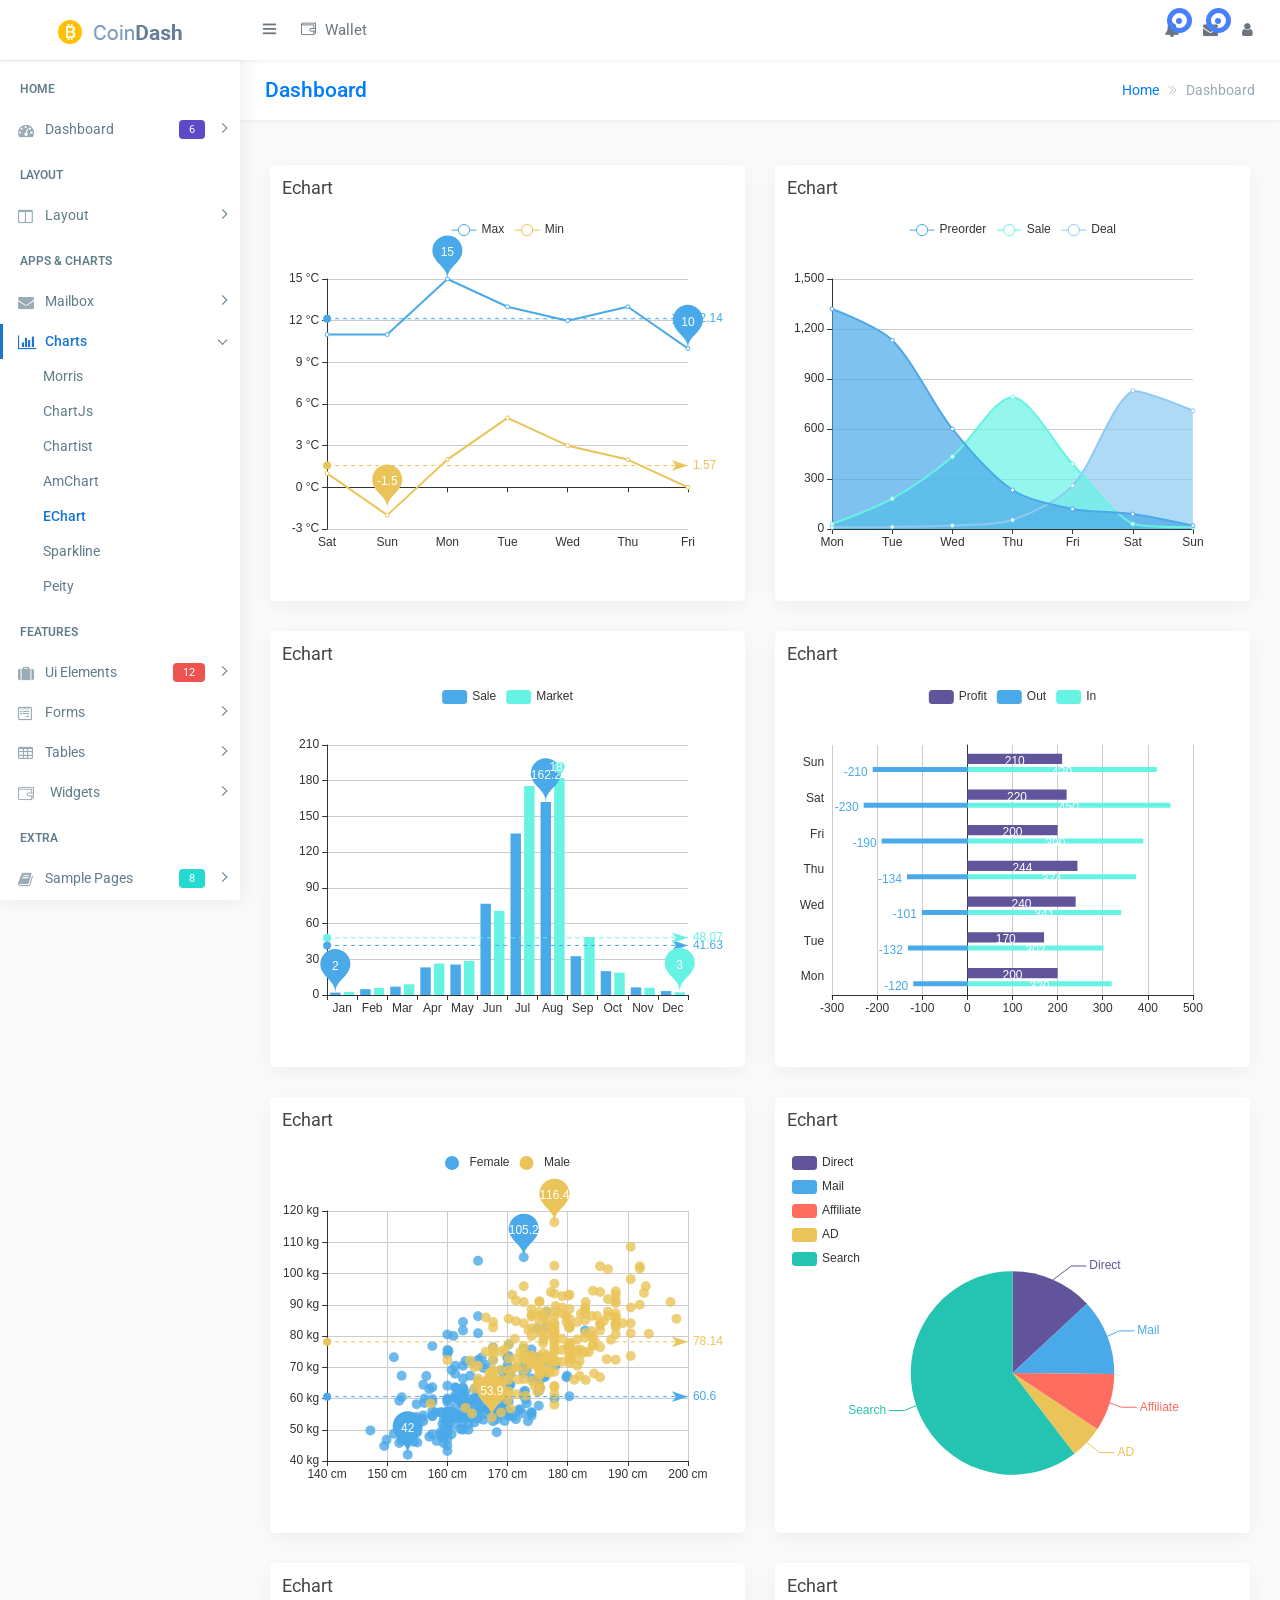
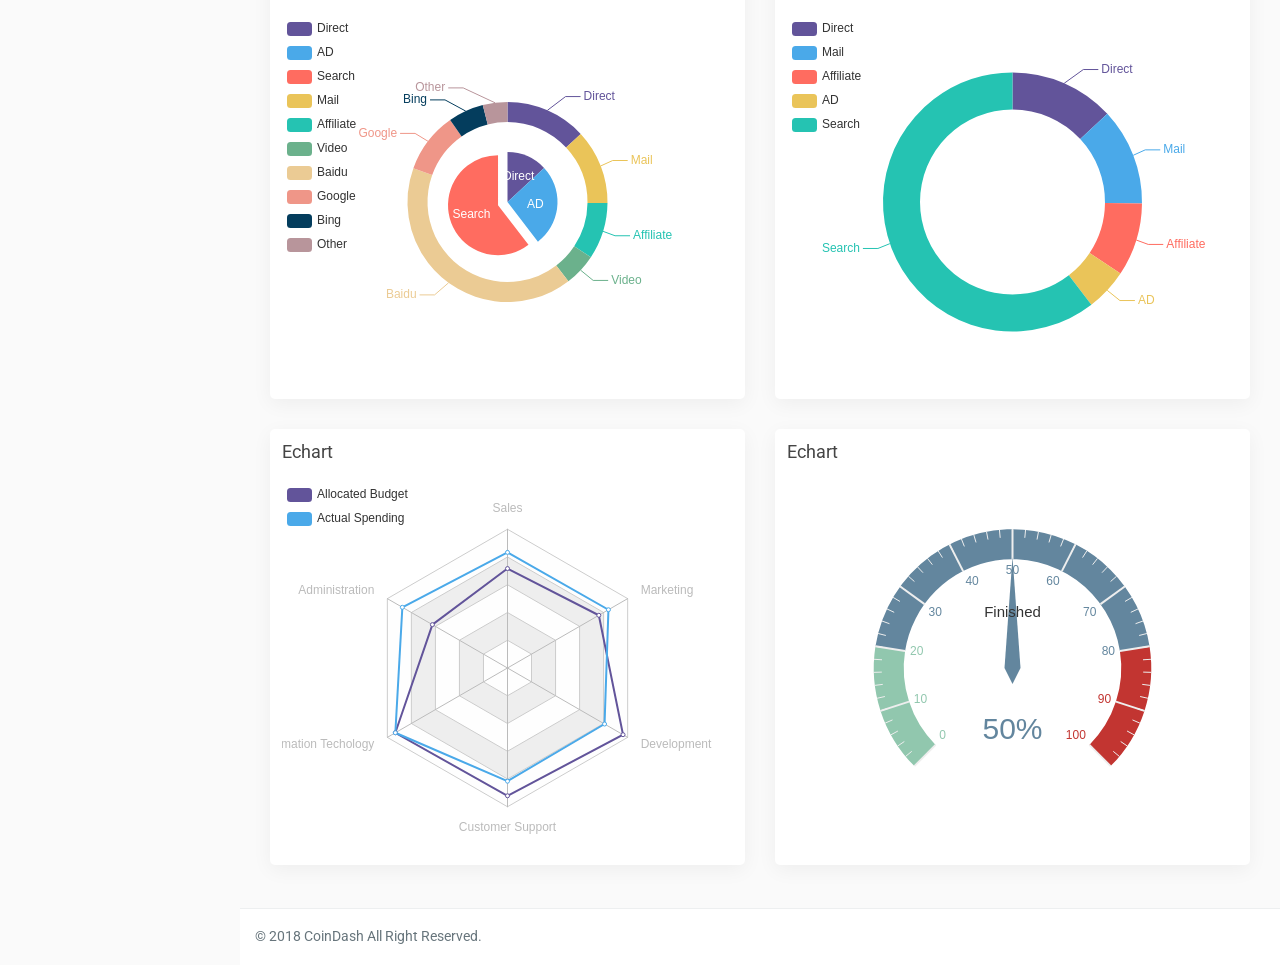
<file: public/Plantilla/chart-echart.html>
<!DOCTYPE html>
<html lang="en">

<head>
    <meta charset="utf-8">
    <meta http-equiv="X-UA-Compatible" content="IE=edge">
    <!-- Tell the browser to be responsive to screen width -->
    <meta name="viewport" content="width=device-width, initial-scale=1">
    <meta name="description" content="">
    <meta name="author" content="">
    <!-- Favicon icon -->
    <link rel="icon" type="image/png" sizes="16x16" href="images/favicon.png">
    <title>CoinDash - Cryptocurrency Dashboard Admin Template</title>
    <!-- Custom CSS -->
    
    <link href="css/style.css" rel="stylesheet">
</head>

<body class="header-fix fix-sidebar">
    
    <!-- Main wrapper  -->
    <div id="main-wrapper">
        <!-- header header  -->
        <div class="header">
            <nav class="navbar top-navbar navbar-expand-md navbar-light">
                <!-- Logo -->
                <div class="navbar-header">
                    <a class="navbar-brand" href="index.html">
                        <!-- Logo icon -->
                        <b><img src="images/logo.png" alt="homepage" class="dark-logo" /></b>
                        <!--End Logo icon -->
                        <!-- Logo text -->
                        <span><img src="images/logo-text.png" alt="homepage" class="dark-logo" /></span>
                    </a>
                </div>
                <!-- End Logo -->
                <div class="navbar-collapse">
                    <!-- toggle and nav items -->
                    <ul class="navbar-nav mr-auto mt-md-0">
                        <!-- This is  -->
                        <li class="nav-item"> <a class="nav-link toggle-nav hidden-md-up text-muted  " href="javascript:void(0)"><i class="mdi mdi-menu"></i></a> </li>
                        <li class="nav-item m-l-10"> <a class="nav-link sidebartoggle hidden-sm-down text-muted  " href="javascript:void(0)"><i class="ti-menu"></i></a> </li>
                        <!-- Messages -->
                        <li class="nav-item dropdown mega-menu"> <a class="nav-link dropdown-toggle text-muted  " href="#" data-toggle="dropdown" aria-haspopup="true" aria-expanded="false"><i class="ti-wallet m-r-5"></i> Wallet</a>
                            <div class="dropdown-menu animated slideInDown">
                                <ul class="mega-menu-menu row">

                                    <li class="col-lg-3  m-b-30">
                                        <h4 class="m-b-20">Bitcoin BTC</h4>
                                        <!-- Contact -->
                                        <ul>  
											<li><a href="#"><i class="cc BTC"></i> Bitcoin Transaction</a></li>
                                            <li><a href="#"><i class="cc BTC"></i> Bitcoin Transaction</a></li>
                                            <li><a href="#"><i class="cc BTC"></i> Bitcoin Transaction</a></li>
                                            <li><a href="#"><i class="cc BTC"></i> Bitcoin Transaction</a></li>
                                        </ul> 
									</li>                                                
                                    <li class="col-lg-3 col-xlg-3 m-b-30">
                                        <h4 class="m-b-20">Bitcoin BTC</h4>
                                        <!-- List style -->
                                        <ul class="list-style-none">
                                            <li><a href="#"><i class="cc BTC"></i> Bitcoin Transaction</a></li>
                                            <li><a href="#"><i class="cc BTC"></i> Bitcoin Transaction</a></li>
                                            <li><a href="#"><i class="cc BTC"></i> Bitcoin Transaction</a></li>
                                            <li><a href="#"><i class="cc BTC"></i> Bitcoin Transaction</a></li>
                                            <li><a href="#"><i class="cc BTC"></i> Bitcoin Transaction</a></li>
                                        </ul>
                                    </li>
                                    <li class="col-lg-3 col-xlg-3 m-b-30">
                                        <h4 class="m-b-20">Bitcoin BTC</h4>
                                        <!-- List style -->
                                        <ul class="list-style-none">
                                            <li><a href="#"><i class="cc BTC"></i> Bitcoin Transaction</a></li>
                                            <li><a href="#"><i class="cc BTC"></i> Bitcoin Transaction</a></li>
                                            <li><a href="#"><i class="cc BTC"></i> Bitcoin Transaction</a></li>
                                            <li><a href="#"><i class="cc BTC"></i> Bitcoin Transaction</a></li>
                                            <li><a href="#"><i class="cc BTC"></i> Bitcoin Transaction</a></li>
                                        </ul>
                                    </li>
                                    <li class="col-lg-3 col-xlg-3 m-b-30">
                                        <h4 class="m-b-20">Bitcoin BTC</h4>
                                        <!-- List style -->
                                        <ul class="list-style-none">
                                            <li><a href="#"><i class="cc BTC"></i> Bitcoin Transaction</a></li>
                                            <li><a href="#"><i class="cc BTC"></i> Bitcoin Transaction</a></li>
                                            <li><a href="#"><i class="cc BTC"></i> Bitcoin Transaction</a></li>
                                            <li><a href="#"><i class="cc BTC"></i> Bitcoin Transaction</a></li>
                                            <li><a href="#"><i class="cc BTC"></i> Bitcoin Transaction</a></li>
                                        </ul>
                                    </li>
                                </ul>
                            </div>
                        </li>
                        <!-- End Messages -->
                    </ul>
                    <!-- User profile and search -->
                    <ul class="navbar-nav my-lg-0">
                        <!-- Comment -->
                        <li class="nav-item dropdown">
                            <a class="nav-link dropdown-toggle text-muted text-muted  " href="#" data-toggle="dropdown" aria-haspopup="true" aria-expanded="false"> <i class="fa fa-bell"></i>
								<div class="notify"> <span class="heartbit"></span> <span class="point"></span> </div>
							</a>
                            <div class="dropdown-menu dropdown-menu-right mailbox animated slideInRight">
                                <ul>
                                    <li>
                                        <div class="drop-title">Notifications</div>
                                    </li>
                                    <li>
                                        <div class="header-notify">
                                            <!-- Message -->
                                            <a href="#">
                                                <i class="cc BTC m-r-10 f-s-40" title="BTC"></i>
                                                <div class="notification-contnet">
                                                    <h5>All Transaction BTC</h5> <span class="mail-desc">Just see the my new admin!</span> 
                                                </div>
                                            </a>
                                            <!-- Message -->
                                            <a href="#">
                                                <i class="cc LTC m-r-10 f-s-40" title="BTC"></i>
                                                <div class="notification-contnet">
                                                    <h5>This is LTC coin</h5> <span class="mail-desc">Just a reminder that you have event</span>
                                                </div>
                                            </a>
                                            <!-- Message -->
                                            <a href="#">
                                                <i class="cc DASH m-r-10 f-s-40" title="BTC"></i>
                                                <div class="notification-contnet">
                                                    <h5>This is DASH coin</h5> <span class="mail-desc">You can customize this template as you want</span>
                                                </div>
                                            </a>
                                            <!-- Message -->
                                            <a href="#">
                                                <i class="cc XRP m-r-10 f-s-40" title="BTC"></i>
                                                <div class="notification-contnet">
                                                    <h5>This is LTC coin</h5> <span class="mail-desc">Just see the my admin!</span>
                                                </div>
                                            </a>
                                        </div>
                                    </li>
                                    <li>
                                        <a class="nav-link text-center" href="javascript:void(0);"> Check all notifications <i class="fa fa-angle-right"></i> </a>
                                    </li>
                                </ul>
                            </div>
                        </li>
                        <!-- End Comment -->
                        <!-- Messages -->
                        <li class="nav-item dropdown">
                            <a class="nav-link dropdown-toggle text-muted  " href="#" id="2" data-toggle="dropdown" aria-haspopup="true" aria-expanded="false"> <i class="fa fa-envelope"></i>
								<div class="notify"> <span class="heartbit"></span> <span class="point"></span> </div>
							</a>
                            <div class="dropdown-menu dropdown-menu-right mailbox animated slideInRight" aria-labelledby="2">
                                <ul>
                                    <li>
                                        <div class="drop-title">You have 4 new messages</div>
                                    </li>
                                    <li>
                                        <div class="header-notify">
                                            <!-- Message -->
                                            <a href="#">
                                                
                                                <div class="notification-contnet">
                                                    <h5>Michael Qin</h5> <span class="mail-desc">Just see the my admin!</span> 
                                                </div>
                                            </a>
                                            <!-- Message -->
                                            <a href="#">
                                                
                                                <div class="notification-contnet">
                                                    <h5>John Doe</h5> <span class="mail-desc">I've sung a song! See you at</span>
                                                </div>
                                            </a>
                                            <!-- Message -->
                                            <a href="#">
                                                
                                                <div class="notification-contnet">
                                                    <h5>Mr. John</h5> <span class="mail-desc">I am a singer!</span>
                                                </div>
                                            </a>
                                            <!-- Message -->
                                            <a href="#">
                                                
                                                <div class="notification-contnet">
                                                    <h5>Michael Qin</h5> <span class="mail-desc">Just see the my admin!</span>
                                                </div>
                                            </a>
                                        </div>
                                    </li>
                                    <li>
                                        <a class="nav-link text-center" href="javascript:void(0);"> See all e-Mails <i class="fa fa-angle-right"></i> </a>
                                    </li>
                                </ul>
                            </div>
                        </li>
                        <!-- End Messages -->
                        <!-- Profile -->
                        <li class="nav-item dropdown">
                            <a class="nav-link dropdown-toggle text-muted  " href="#" data-toggle="dropdown" aria-haspopup="true" aria-expanded="false"><i class="fa fa-user"></i></a>
                            <div class="dropdown-menu dropdown-menu-right animated slideInRight">
                                <ul class="dropdown-user">
                                    <li role="separator" class="divider"></li>
                                    <li><a href="#"> Profile</a></li>
                                    <li><a href="#"> Balance</a></li>
                                    <li><a href="#"> Inbox</a></li>
                                    <li role="separator" class="divider"></li>
                                    <li><a href="#"> Setting</a></li>
                                    <li role="separator" class="divider"></li>
                                    <li><a href="#"> Logout</a></li>
                                </ul>
                            </div>
                        </li>
                    </ul>
                </div>
            </nav>
        </div>
        <!-- End header header -->
        <!-- Left Sidebar  -->
        <div class="left-sidebar">
            <!-- Sidebar scroll-->
            <div class="scroll-sidebar">
                <!-- Sidebar navigation-->
                <nav class="sidebar-nav">
                    <ul id="sidebar-menu">
                        <li class="nav-devider"></li>
                        <li class="nav-label">Home</li>
                        <li> <a class="has-arrow  " href="#" aria-expanded="false"><i class="fa fa-tachometer"></i><span class="hide-menu">Dashboard <span class="label label-rouded label-primary pull-right">6</span></span></a>
                            <ul aria-expanded="false" class="collapse">
                                <li><a href="index.html">Dashboard 1 </a></li><li><a href="index1.html">Dashboard 2 </a></li><li><a href="index2.html">Dashboard 3 </a></li><li><a href="index3.html">Dashboard 4 </a></li><li><a href="index4.html">Dashboard 5 </a></li><li><a href="index5.html">Dashboard 6 </a></li>
                            </ul>
                        </li>
                        <li class="nav-label">Layout</li>
                        <li> <a class="has-arrow  " href="#" aria-expanded="false"><i class="fa fa-columns"></i><span class="hide-menu">Layout</span></a>
                            <ul aria-expanded="false" class="collapse">
                                <li><a href="layout-blank.html">Blank</a></li>
                                <li><a href="layout-boxed.html">Boxed</a></li>
                                <li><a href="layout-fix-header.html">Fix Header</a></li>
                                <li><a href="layout-fix-sidebar.html">Fix Sidebar</a></li>
                            </ul>
                        </li>
                        <li class="nav-label">Apps &amp; Charts</li>
                        <li> <a class="has-arrow  " href="#" aria-expanded="false"><i class="fa fa-envelope"></i><span class="hide-menu">Mailbox</span></a>
                            <ul aria-expanded="false" class="collapse">
                                <li><a href="email-compose.html">Compose</a></li>
                                <li><a href="email-read.html">Read</a></li>
                                <li><a href="email-inbox.html">Inbox</a></li>
                            </ul>
                        </li>
                        <li> <a class="has-arrow  " href="#" aria-expanded="false"><i class="fa fa-bar-chart"></i><span class="hide-menu">Charts</span></a>
                            <ul aria-expanded="false" class="collapse">
                                
                                <li><a href="chart-morris.html">Morris</a></li>
                                <li><a href="chart-chartjs.html">ChartJs</a></li>
                                <li><a href="chart-chartist.html">Chartist </a></li>
                                <li><a href="chart-amchart.html">AmChart</a></li>
                                <li><a href="chart-echart.html">EChart</a></li>
                                <li><a href="chart-sparkline.html">Sparkline</a></li>
                                <li><a href="chart-peity.html">Peity</a></li>
                            </ul>
                        </li>
                        <li class="nav-label">Features</li>
                        <li> <a class="has-arrow  " href="#" aria-expanded="false"><i class="fa fa-suitcase"></i><span class="hide-menu">Ui Elements <span class="label label-rouded label-danger pull-right">12</span></span></a>
                            <ul aria-expanded="false" class="collapse">
                                <li><a href="ui-alert.html">Alert</a></li>
                                <li><a href="ui-button.html">Button</a></li>
                                <li><a href="ui-dropdown.html">Dropdown</a></li>
                                <li><a href="ui-progressbar.html">Progressbar</a></li>
                                <li><a href="ui-tab.html">Tab</a></li>
                                <li><a href="ui-typography.html">Typography</a></li>
                                <li><a href="uc-calender.html">Calender</a></li>
                                <li><a href="uc-datamap.html">Datamap</a></li>
                                <li><a href="uc-nestedable.html">Nestedable</a></li>
                                <li><a href="uc-sweetalert.html">Sweetalert</a></li>
                                <li><a href="uc-toastr.html">Toastr</a></li>
                                <li><a href="uc-weather.html">Weather</a></li>
                            </ul>
                        </li>
                        <li> <a class="has-arrow  " href="#" aria-expanded="false"><i class="fa fa-wpforms"></i><span class="hide-menu">Forms</span></a>
                            <ul aria-expanded="false" class="collapse">
                                <li><a href="form-basic.html">Basic Forms</a></li>
                                <li><a href="form-layout.html">Form Layout</a></li>
                                <li><a href="form-validation.html">Form Validation</a></li>
                                <li><a href="form-editor.html">Editor</a></li>
                                <li><a href="form-dropzone.html">Dropzone</a></li>
                            </ul>
                        </li>
                        <li> <a class="has-arrow  " href="#" aria-expanded="false"><i class="fa fa-table"></i><span class="hide-menu">Tables</span></a>
                            <ul aria-expanded="false" class="collapse">
                                <li><a href="table-bootstrap.html">Basic Tables</a></li>
                                <li><a href="table-datatable.html">Data Tables</a></li>
                            </ul>
                        </li>
                        <li> <a class="has-arrow  " href="#" aria-expanded="false"><i class="ti-wallet m-r-5"></i><span class="hide-menu">Widgets</span></a>
                            <ul aria-expanded="false" class="collapse">
                                <li><a href="widget.html">Widgets</a></li>
                            </ul>
                        </li>
                        <li class="nav-label">EXTRA</li>
                        <li> <a class="has-arrow  " href="#" aria-expanded="false"><i class="fa fa-book"></i><span class="hide-menu">Sample Pages <span class="label label-rouded label-success pull-right">8</span></span></a>
                            <ul aria-expanded="false" class="collapse">
                                
                                <li><a href="#" class="has-arrow">Authentication <span class="label label-rounded label-success">3</span></a>
                                    <ul aria-expanded="false" class="collapse">
                                        <li><a href="page-login.html">Login</a></li>
                                        <li><a href="page-register.html">Register</a></li>
                                        <li><a href="page-invoice.html">Invoice</a></li>
                                    </ul>
                                </li>
                                <li><a href="#" class="has-arrow">Error Pages</a>
                                    <ul aria-expanded="false" class="collapse">
                                        <li><a href="page-error-400.html">400</a></li>
                                        <li><a href="page-error-403.html">403</a></li>
                                        <li><a href="page-error-404.html">404</a></li>
                                        <li><a href="page-error-500.html">500</a></li>
                                        <li><a href="page-error-503.html">503</a></li>
                                    </ul>
                                </li>
                            </ul>
                        </li>
                        <li> <a class="has-arrow  " href="#" aria-expanded="false"><i class="fa fa-map-marker"></i><span class="hide-menu">Maps</span></a>
                            <ul aria-expanded="false" class="collapse">
                                <li><a href="map-vector.html">Vector Map</a></li>
                            </ul>
                        </li>
                        <li> <a class="has-arrow  " href="#" aria-expanded="false"><i class="fa fa-level-down"></i><span class="hide-menu">Multi level dd</span></a>
                            <ul aria-expanded="false" class="collapse">
                                <li><a href="#">item 1.1</a></li>
                                <li><a href="#">item 1.2</a></li>
                                <li> <a class="has-arrow" href="#" aria-expanded="false">Menu 1.3</a>
                                    <ul aria-expanded="false" class="collapse">
                                        <li><a href="#">item 1.3.1</a></li>
                                        <li><a href="#">item 1.3.2</a></li>
                                        <li><a href="#">item 1.3.3</a></li>
                                        <li><a href="#">item 1.3.4</a></li>
                                    </ul>
                                </li>
                                <li><a href="#">item 1.4</a></li>
                            </ul>
                        </li>
                    </ul>
                </nav>
                <!-- End Sidebar navigation -->
            </div>
            <!-- End Sidebar scroll-->
        </div>
        <!-- End Left Sidebar  -->
        <!-- Page wrapper  -->
        <div class="page-wrapper">
            <!-- Bread crumb -->
            <div class="row page-titles">
                <div class="col-md-5 align-self-center">
                    <h3 class="text-primary">Dashboard</h3> </div>
                <div class="col-md-7 align-self-center">
                    <ol class="breadcrumb">
                        <li class="breadcrumb-item"><a href="javascript:void(0)">Home</a></li>
                        <li class="breadcrumb-item active">Dashboard</li>
                    </ol>
                </div>
            </div>
            <!-- End Bread crumb -->
            <!-- Container fluid  -->
            <div class="container-fluid">
                <!-- Start Page Content -->
                <div class="row">
                    <div class="col-lg-6">
                        <div class="card">
                            <div class="card-title">
                                <h4>Echart</h4>
                            </div>
                            <div class="card-content">
                                <div id="b-line" style="height: 370px"></div>
                            </div>
                        </div>
                    </div>
                    <div class="col-lg-6">
                        <div class="card">
                            <div class="card-title">
                                <h4>Echart</h4>
                            </div>
                            <div class="card-content">
                                <div id="b-area" style="height: 370px"></div>
                            </div>
                        </div>
                    </div>
                </div>
                <div class="row">
                    <div class="col-lg-6">
                        <div class="card">
                            <div class="card-title">
                                <h4>Echart</h4>
                            </div>
                            <div class="card-content">
                                <div id="rainfall" style="height: 370px"></div>
                            </div>
                        </div>
                    </div>
                    <div class="col-lg-6">
                        <div class="card">
                            <div class="card-title">
                                <h4>Echart</h4>
                            </div>
                            <div class="card-content">
                                <div id="nb-chart" style="height: 370px"></div>
                            </div>
                        </div>
                    </div>
                </div>
                <div class="row">
                    <div class="col-lg-6">
                        <div class="card">
                            <div class="card-title">
                                <h4>Echart</h4>
                            </div>
                            <div class="card-content">
                                <div id="bs-chart" style="height: 370px"></div>
                            </div>
                        </div>
                    </div>
                    <div class="col-lg-6">
                        <div class="card">
                            <div class="card-title">
                                <h4>Echart</h4>
                            </div>
                            <div class="card-content">
                                <div id="basic-Pie" style="height: 370px"></div>
                            </div>
                        </div>
                    </div>
                </div>
                <div class="row">
                    <div class="col-lg-6">
                        <div class="card">
                            <div class="card-title">
                                <h4>Echart</h4>
                            </div>
                            <div class="card-content">
                                <div id="np-Pie" style="height: 370px"></div>
                            </div>
                        </div>
                    </div>
                    <div class="col-lg-6">
                        <div class="card">
                            <div class="card-title">
                                <h4>Echart</h4>
                            </div>
                            <div class="card-content">
                                <div id="doughnut" style="height: 370px"></div>
                            </div>
                        </div>
                    </div>
                </div>
                <div class="row">
                    <div class="col-lg-6">
                        <div class="card">
                            <div class="card-title">
                                <h4>Echart</h4>
                            </div>
                            <div class="card-content">
                                <div id="radar" style="height: 370px"></div>
                            </div>
                        </div>
                    </div>
                    <div class="col-lg-6">
                        <div class="card">
                            <div class="card-title">
                                <h4>Echart</h4>
                            </div>
                            <div class="card-content">
                                <div id="gauge" style="height: 370px"></div>
                            </div>
                        </div>
                    </div>
                </div>

                <!-- End PAge Content -->
            </div>
            <!-- End Container fluid  -->
            <!-- footer -->
            <footer class="footer"> © 2018 CoinDash All Right Reserved.</footer>
            <!-- End footer -->
        </div>
        <!-- End Page wrapper  -->
    </div>
    <!-- End Wrapper -->
    <!-- All Jquery -->
    <script src="js/lib/jquery/jquery.min.js"></script>
    <!-- Bootstrap tether Core JavaScript -->
    <script src="js/lib/bootstrap/js/popper.min.js"></script>
    <script src="js/lib/bootstrap/js/bootstrap.min.js"></script>
    <!-- slimscrollbar scrollbar JavaScript -->
    <script src="js/jquery.slimscroll.js"></script>
    <!--Menu sidebar -->
    <script src="js/sidebarmenu.js"></script>
    <!--stickey kit -->
    <script src="js/lib/sticky-kit-master/dist/sticky-kit.min.js"></script>

    <!-- Echart -->
    <script src="js/lib/echart/echarts.js"></script>
    <script src="js/lib/echart/echarts-init.js"></script>
    <!--Custom JavaScript -->
    <script src="js/custom.min.js"></script>

</body>

</html>
</file>
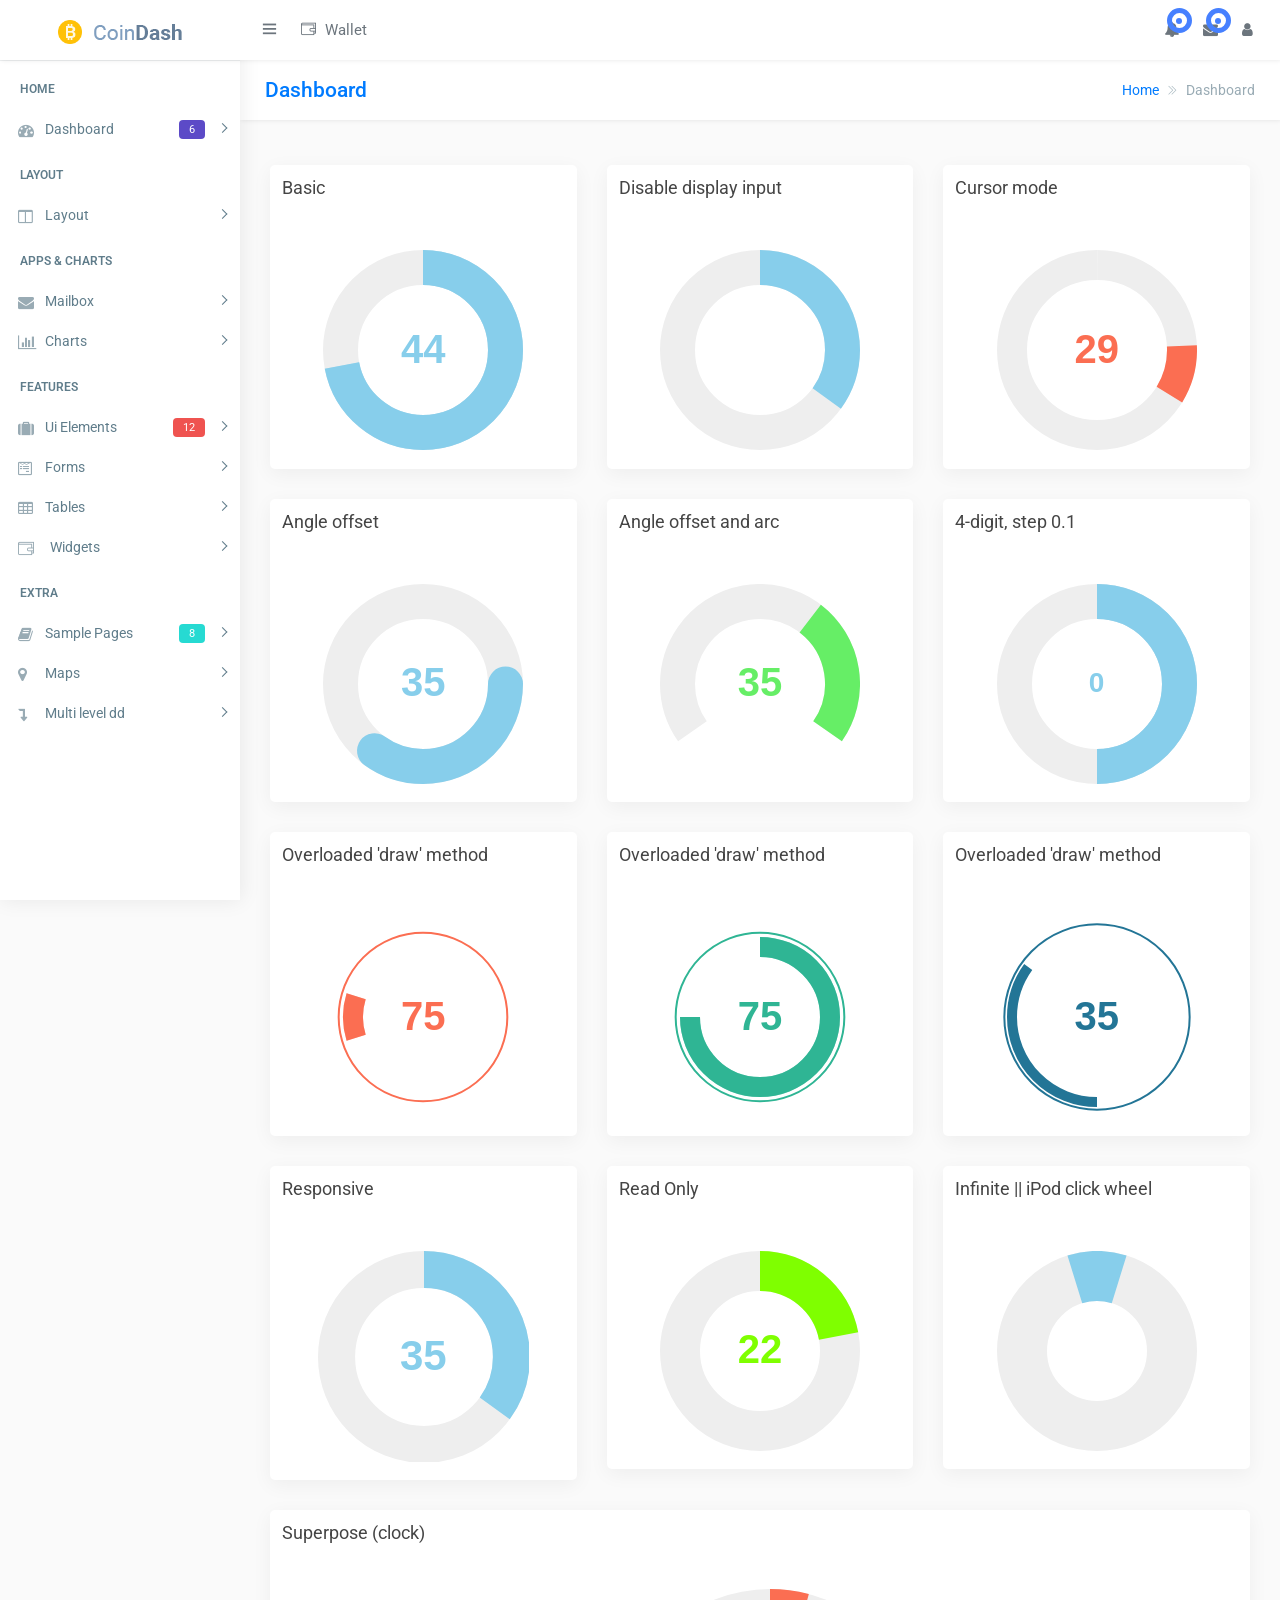
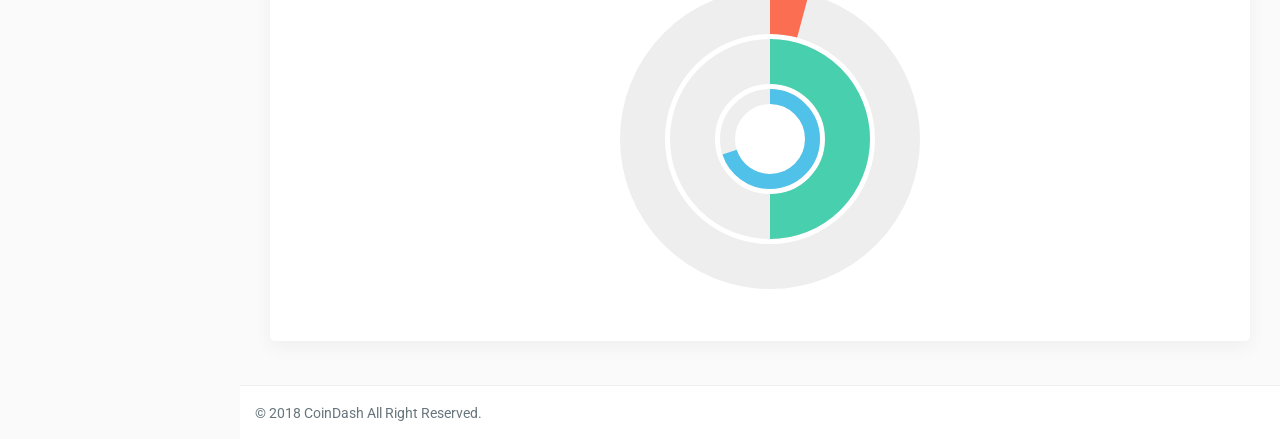
<file: public/Plantilla/chart-knob.html>
<!DOCTYPE html>
<html lang="en">

<head>
    <meta charset="utf-8">
    <meta http-equiv="X-UA-Compatible" content="IE=edge">
    <!-- Tell the browser to be responsive to screen width -->
    <meta name="viewport" content="width=device-width, initial-scale=1">
    <meta name="description" content="">
    <meta name="author" content="">
    <!-- Favicon icon -->
    <link rel="icon" type="image/png" sizes="16x16" href="images/favicon.png">
    <title>CoinDash - Cryptocurrency Dashboard Admin Template</title>
    <!-- Custom CSS -->
    
    <link href="css/style.css" rel="stylesheet">
</head>

<body class="header-fix fix-sidebar">
    
    <!-- Main wrapper  -->
    <div id="main-wrapper">
        <!-- header header  -->
        <div class="header">
            <nav class="navbar top-navbar navbar-expand-md navbar-light">
                <!-- Logo -->
                <div class="navbar-header">
                    <a class="navbar-brand" href="index.html">
                        <!-- Logo icon -->
                        <b><img src="images/logo.png" alt="homepage" class="dark-logo" /></b>
                        <!--End Logo icon -->
                        <!-- Logo text -->
                        <span><img src="images/logo-text.png" alt="homepage" class="dark-logo" /></span>
                    </a>
                </div>
                <!-- End Logo -->
                <div class="navbar-collapse">
                    <!-- toggle and nav items -->
                    <ul class="navbar-nav mr-auto mt-md-0">
                        <!-- This is  -->
                        <li class="nav-item"> <a class="nav-link toggle-nav hidden-md-up text-muted  " href="javascript:void(0)"><i class="mdi mdi-menu"></i></a> </li>
                        <li class="nav-item m-l-10"> <a class="nav-link sidebartoggle hidden-sm-down text-muted  " href="javascript:void(0)"><i class="ti-menu"></i></a> </li>
                        <!-- Messages -->
                        <li class="nav-item dropdown mega-menu"> <a class="nav-link dropdown-toggle text-muted  " href="#" data-toggle="dropdown" aria-haspopup="true" aria-expanded="false"><i class="ti-wallet m-r-5"></i> Wallet</a>
                            <div class="dropdown-menu animated slideInDown">
                                <ul class="mega-menu-menu row">

                                    <li class="col-lg-3  m-b-30">
                                        <h4 class="m-b-20">Bitcoin BTC</h4>
                                        <!-- Contact -->
                                        <ul>  
											<li><a href="#"><i class="cc BTC"></i> Bitcoin Transaction</a></li>
                                            <li><a href="#"><i class="cc BTC"></i> Bitcoin Transaction</a></li>
                                            <li><a href="#"><i class="cc BTC"></i> Bitcoin Transaction</a></li>
                                            <li><a href="#"><i class="cc BTC"></i> Bitcoin Transaction</a></li>
                                        </ul> 
									</li>                                                
                                    <li class="col-lg-3 col-xlg-3 m-b-30">
                                        <h4 class="m-b-20">Bitcoin BTC</h4>
                                        <!-- List style -->
                                        <ul class="list-style-none">
                                            <li><a href="#"><i class="cc BTC"></i> Bitcoin Transaction</a></li>
                                            <li><a href="#"><i class="cc BTC"></i> Bitcoin Transaction</a></li>
                                            <li><a href="#"><i class="cc BTC"></i> Bitcoin Transaction</a></li>
                                            <li><a href="#"><i class="cc BTC"></i> Bitcoin Transaction</a></li>
                                            <li><a href="#"><i class="cc BTC"></i> Bitcoin Transaction</a></li>
                                        </ul>
                                    </li>
                                    <li class="col-lg-3 col-xlg-3 m-b-30">
                                        <h4 class="m-b-20">Bitcoin BTC</h4>
                                        <!-- List style -->
                                        <ul class="list-style-none">
                                            <li><a href="#"><i class="cc BTC"></i> Bitcoin Transaction</a></li>
                                            <li><a href="#"><i class="cc BTC"></i> Bitcoin Transaction</a></li>
                                            <li><a href="#"><i class="cc BTC"></i> Bitcoin Transaction</a></li>
                                            <li><a href="#"><i class="cc BTC"></i> Bitcoin Transaction</a></li>
                                            <li><a href="#"><i class="cc BTC"></i> Bitcoin Transaction</a></li>
                                        </ul>
                                    </li>
                                    <li class="col-lg-3 col-xlg-3 m-b-30">
                                        <h4 class="m-b-20">Bitcoin BTC</h4>
                                        <!-- List style -->
                                        <ul class="list-style-none">
                                            <li><a href="#"><i class="cc BTC"></i> Bitcoin Transaction</a></li>
                                            <li><a href="#"><i class="cc BTC"></i> Bitcoin Transaction</a></li>
                                            <li><a href="#"><i class="cc BTC"></i> Bitcoin Transaction</a></li>
                                            <li><a href="#"><i class="cc BTC"></i> Bitcoin Transaction</a></li>
                                            <li><a href="#"><i class="cc BTC"></i> Bitcoin Transaction</a></li>
                                        </ul>
                                    </li>
                                </ul>
                            </div>
                        </li>
                        <!-- End Messages -->
                    </ul>
                    <!-- User profile and search -->
                    <ul class="navbar-nav my-lg-0">
                        <!-- Comment -->
                        <li class="nav-item dropdown">
                            <a class="nav-link dropdown-toggle text-muted text-muted  " href="#" data-toggle="dropdown" aria-haspopup="true" aria-expanded="false"> <i class="fa fa-bell"></i>
								<div class="notify"> <span class="heartbit"></span> <span class="point"></span> </div>
							</a>
                            <div class="dropdown-menu dropdown-menu-right mailbox animated slideInRight">
                                <ul>
                                    <li>
                                        <div class="drop-title">Notifications</div>
                                    </li>
                                    <li>
                                        <div class="header-notify">
                                            <!-- Message -->
                                            <a href="#">
                                                <i class="cc BTC m-r-10 f-s-40" title="BTC"></i>
                                                <div class="notification-contnet">
                                                    <h5>All Transaction BTC</h5> <span class="mail-desc">Just see the my new admin!</span> 
                                                </div>
                                            </a>
                                            <!-- Message -->
                                            <a href="#">
                                                <i class="cc LTC m-r-10 f-s-40" title="BTC"></i>
                                                <div class="notification-contnet">
                                                    <h5>This is LTC coin</h5> <span class="mail-desc">Just a reminder that you have event</span>
                                                </div>
                                            </a>
                                            <!-- Message -->
                                            <a href="#">
                                                <i class="cc DASH m-r-10 f-s-40" title="BTC"></i>
                                                <div class="notification-contnet">
                                                    <h5>This is DASH coin</h5> <span class="mail-desc">You can customize this template as you want</span>
                                                </div>
                                            </a>
                                            <!-- Message -->
                                            <a href="#">
                                                <i class="cc XRP m-r-10 f-s-40" title="BTC"></i>
                                                <div class="notification-contnet">
                                                    <h5>This is LTC coin</h5> <span class="mail-desc">Just see the my admin!</span>
                                                </div>
                                            </a>
                                        </div>
                                    </li>
                                    <li>
                                        <a class="nav-link text-center" href="javascript:void(0);"> Check all notifications <i class="fa fa-angle-right"></i> </a>
                                    </li>
                                </ul>
                            </div>
                        </li>
                        <!-- End Comment -->
                        <!-- Messages -->
                        <li class="nav-item dropdown">
                            <a class="nav-link dropdown-toggle text-muted  " href="#" id="2" data-toggle="dropdown" aria-haspopup="true" aria-expanded="false"> <i class="fa fa-envelope"></i>
								<div class="notify"> <span class="heartbit"></span> <span class="point"></span> </div>
							</a>
                            <div class="dropdown-menu dropdown-menu-right mailbox animated slideInRight" aria-labelledby="2">
                                <ul>
                                    <li>
                                        <div class="drop-title">You have 4 new messages</div>
                                    </li>
                                    <li>
                                        <div class="header-notify">
                                            <!-- Message -->
                                            <a href="#">
                                                
                                                <div class="notification-contnet">
                                                    <h5>Michael Qin</h5> <span class="mail-desc">Just see the my admin!</span> 
                                                </div>
                                            </a>
                                            <!-- Message -->
                                            <a href="#">
                                                
                                                <div class="notification-contnet">
                                                    <h5>John Doe</h5> <span class="mail-desc">I've sung a song! See you at</span>
                                                </div>
                                            </a>
                                            <!-- Message -->
                                            <a href="#">
                                                
                                                <div class="notification-contnet">
                                                    <h5>Mr. John</h5> <span class="mail-desc">I am a singer!</span>
                                                </div>
                                            </a>
                                            <!-- Message -->
                                            <a href="#">
                                                
                                                <div class="notification-contnet">
                                                    <h5>Michael Qin</h5> <span class="mail-desc">Just see the my admin!</span>
                                                </div>
                                            </a>
                                        </div>
                                    </li>
                                    <li>
                                        <a class="nav-link text-center" href="javascript:void(0);"> See all e-Mails <i class="fa fa-angle-right"></i> </a>
                                    </li>
                                </ul>
                            </div>
                        </li>
                        <!-- End Messages -->
                        <!-- Profile -->
                        <li class="nav-item dropdown">
                            <a class="nav-link dropdown-toggle text-muted  " href="#" data-toggle="dropdown" aria-haspopup="true" aria-expanded="false"><i class="fa fa-user"></i></a>
                            <div class="dropdown-menu dropdown-menu-right animated slideInRight">
                                <ul class="dropdown-user">
                                    <li role="separator" class="divider"></li>
                                    <li><a href="#"> Profile</a></li>
                                    <li><a href="#"> Balance</a></li>
                                    <li><a href="#"> Inbox</a></li>
                                    <li role="separator" class="divider"></li>
                                    <li><a href="#"> Setting</a></li>
                                    <li role="separator" class="divider"></li>
                                    <li><a href="#"> Logout</a></li>
                                </ul>
                            </div>
                        </li>
                    </ul>
                </div>
            </nav>
        </div>
        <!-- End header header -->
        <!-- Left Sidebar  -->
        <div class="left-sidebar">
            <!-- Sidebar scroll-->
            <div class="scroll-sidebar">
                <!-- Sidebar navigation-->
                <nav class="sidebar-nav">
                    <ul id="sidebar-menu">
                        <li class="nav-devider"></li>
                        <li class="nav-label">Home</li>
                        <li> <a class="has-arrow  " href="#" aria-expanded="false"><i class="fa fa-tachometer"></i><span class="hide-menu">Dashboard <span class="label label-rouded label-primary pull-right">6</span></span></a>
                            <ul aria-expanded="false" class="collapse">
                                <li><a href="index.html">Dashboard 1 </a></li><li><a href="index1.html">Dashboard 2 </a></li><li><a href="index2.html">Dashboard 3 </a></li><li><a href="index3.html">Dashboard 4 </a></li><li><a href="index4.html">Dashboard 5 </a></li><li><a href="index5.html">Dashboard 6 </a></li>
                            </ul>
                        </li>
                        <li class="nav-label">Layout</li>
                        <li> <a class="has-arrow  " href="#" aria-expanded="false"><i class="fa fa-columns"></i><span class="hide-menu">Layout</span></a>
                            <ul aria-expanded="false" class="collapse">
                                <li><a href="layout-blank.html">Blank</a></li>
                                <li><a href="layout-boxed.html">Boxed</a></li>
                                <li><a href="layout-fix-header.html">Fix Header</a></li>
                                <li><a href="layout-fix-sidebar.html">Fix Sidebar</a></li>
                            </ul>
                        </li>
                        <li class="nav-label">Apps &amp; Charts</li>
                        <li> <a class="has-arrow  " href="#" aria-expanded="false"><i class="fa fa-envelope"></i><span class="hide-menu">Mailbox</span></a>
                            <ul aria-expanded="false" class="collapse">
                                <li><a href="email-compose.html">Compose</a></li>
                                <li><a href="email-read.html">Read</a></li>
                                <li><a href="email-inbox.html">Inbox</a></li>
                            </ul>
                        </li>
                        <li> <a class="has-arrow  " href="#" aria-expanded="false"><i class="fa fa-bar-chart"></i><span class="hide-menu">Charts</span></a>
                            <ul aria-expanded="false" class="collapse">
                                
                                <li><a href="chart-morris.html">Morris</a></li>
                                <li><a href="chart-chartjs.html">ChartJs</a></li>
                                <li><a href="chart-chartist.html">Chartist </a></li>
                                <li><a href="chart-amchart.html">AmChart</a></li>
                                <li><a href="chart-echart.html">EChart</a></li>
                                <li><a href="chart-sparkline.html">Sparkline</a></li>
                                <li><a href="chart-peity.html">Peity</a></li>
                            </ul>
                        </li>
                        <li class="nav-label">Features</li>
                        <li> <a class="has-arrow  " href="#" aria-expanded="false"><i class="fa fa-suitcase"></i><span class="hide-menu">Ui Elements <span class="label label-rouded label-danger pull-right">12</span></span></a>
                            <ul aria-expanded="false" class="collapse">
                                <li><a href="ui-alert.html">Alert</a></li>
                                <li><a href="ui-button.html">Button</a></li>
                                <li><a href="ui-dropdown.html">Dropdown</a></li>
                                <li><a href="ui-progressbar.html">Progressbar</a></li>
                                <li><a href="ui-tab.html">Tab</a></li>
                                <li><a href="ui-typography.html">Typography</a></li>
                                <li><a href="uc-calender.html">Calender</a></li>
                                <li><a href="uc-datamap.html">Datamap</a></li>
                                <li><a href="uc-nestedable.html">Nestedable</a></li>
                                <li><a href="uc-sweetalert.html">Sweetalert</a></li>
                                <li><a href="uc-toastr.html">Toastr</a></li>
                                <li><a href="uc-weather.html">Weather</a></li>
                            </ul>
                        </li>
                        <li> <a class="has-arrow  " href="#" aria-expanded="false"><i class="fa fa-wpforms"></i><span class="hide-menu">Forms</span></a>
                            <ul aria-expanded="false" class="collapse">
                                <li><a href="form-basic.html">Basic Forms</a></li>
                                <li><a href="form-layout.html">Form Layout</a></li>
                                <li><a href="form-validation.html">Form Validation</a></li>
                                <li><a href="form-editor.html">Editor</a></li>
                                <li><a href="form-dropzone.html">Dropzone</a></li>
                            </ul>
                        </li>
                        <li> <a class="has-arrow  " href="#" aria-expanded="false"><i class="fa fa-table"></i><span class="hide-menu">Tables</span></a>
                            <ul aria-expanded="false" class="collapse">
                                <li><a href="table-bootstrap.html">Basic Tables</a></li>
                                <li><a href="table-datatable.html">Data Tables</a></li>
                            </ul>
                        </li>
                        <li> <a class="has-arrow  " href="#" aria-expanded="false"><i class="ti-wallet m-r-5"></i><span class="hide-menu">Widgets</span></a>
                            <ul aria-expanded="false" class="collapse">
                                <li><a href="widget.html">Widgets</a></li>
                            </ul>
                        </li>
                        <li class="nav-label">EXTRA</li>
                        <li> <a class="has-arrow  " href="#" aria-expanded="false"><i class="fa fa-book"></i><span class="hide-menu">Sample Pages <span class="label label-rouded label-success pull-right">8</span></span></a>
                            <ul aria-expanded="false" class="collapse">
                                
                                <li><a href="#" class="has-arrow">Authentication <span class="label label-rounded label-success">3</span></a>
                                    <ul aria-expanded="false" class="collapse">
                                        <li><a href="page-login.html">Login</a></li>
                                        <li><a href="page-register.html">Register</a></li>
                                        <li><a href="page-invoice.html">Invoice</a></li>
                                    </ul>
                                </li>
                                <li><a href="#" class="has-arrow">Error Pages</a>
                                    <ul aria-expanded="false" class="collapse">
                                        <li><a href="page-error-400.html">400</a></li>
                                        <li><a href="page-error-403.html">403</a></li>
                                        <li><a href="page-error-404.html">404</a></li>
                                        <li><a href="page-error-500.html">500</a></li>
                                        <li><a href="page-error-503.html">503</a></li>
                                    </ul>
                                </li>
                            </ul>
                        </li>
                        <li> <a class="has-arrow  " href="#" aria-expanded="false"><i class="fa fa-map-marker"></i><span class="hide-menu">Maps</span></a>
                            <ul aria-expanded="false" class="collapse">
                                <li><a href="map-vector.html">Vector Map</a></li>
                            </ul>
                        </li>
                        <li> <a class="has-arrow  " href="#" aria-expanded="false"><i class="fa fa-level-down"></i><span class="hide-menu">Multi level dd</span></a>
                            <ul aria-expanded="false" class="collapse">
                                <li><a href="#">item 1.1</a></li>
                                <li><a href="#">item 1.2</a></li>
                                <li> <a class="has-arrow" href="#" aria-expanded="false">Menu 1.3</a>
                                    <ul aria-expanded="false" class="collapse">
                                        <li><a href="#">item 1.3.1</a></li>
                                        <li><a href="#">item 1.3.2</a></li>
                                        <li><a href="#">item 1.3.3</a></li>
                                        <li><a href="#">item 1.3.4</a></li>
                                    </ul>
                                </li>
                                <li><a href="#">item 1.4</a></li>
                            </ul>
                        </li>
                    </ul>
                </nav>
                <!-- End Sidebar navigation -->
            </div>
            <!-- End Sidebar scroll-->
        </div>
        <!-- End Left Sidebar  -->
        <!-- Page wrapper  -->
        <div class="page-wrapper">
            <!-- Bread crumb -->
            <div class="row page-titles">
                <div class="col-md-5 align-self-center">
                    <h3 class="text-primary">Dashboard</h3> </div>
                <div class="col-md-7 align-self-center">
                    <ol class="breadcrumb">
                        <li class="breadcrumb-item"><a href="javascript:void(0)">Home</a></li>
                        <li class="breadcrumb-item active">Dashboard</li>
                    </ol>
                </div>
            </div>
            <!-- End Bread crumb -->
            <!-- Container fluid  -->
            <div class="container-fluid">
                <!-- Start Page Content -->
                <div class="row">
                    <div class="col-lg-4">
                        <div class="card nestable-cart">
                            <div class="card-title">
                                <h4>Basic</h4>
                                <div class="card-title-right-icon">
                                    <ul>

                                    </ul>
                                </div>
                            </div>
                            <div class="card-body m-t-15 text-center text-center">
                                <input class="knob" data-width="200" data-min="-100" data-displayPrevious=true value="44">
                            </div>
                        </div>
                        <!-- /# card -->
                    </div>
                    <!-- /# column -->

                    <div class="col-lg-4">
                        <div class="card nestable-cart">
                            <div class="card-title">
                                <h4>Disable display input</h4>
                                <div class="card-title-right-icon">
                                    <ul>

                                    </ul>
                                </div>
                            </div>
                            <div class="card-body m-t-15 text-center text-center">
                                <input class="knob" data-width="200" data-displayInput=false value="35"> </div>
                        </div>
                        <!-- /# card -->
                    </div>
                    <!-- /# column -->

                    <div class="col-lg-4">
                        <div class="card nestable-cart">
                            <div class="card-title">
                                <h4>Cursor mode</h4>
                                <div class="card-title-right-icon">
                                    <ul>

                                    </ul>
                                </div>
                            </div>
                            <div class="card-body m-t-15 text-center text-center">
                                <input class="knob" data-width="200" data-cursor=true data-bgColor="#EEEEEE" data-fgColor="#FB6E52" data-thickness=.3 value="29"> </div>
                            <!-- /# card -->
                        </div>
                        <!-- /# column -->
                    </div>
                </div>
                <div class="row">
                    <div class="col-lg-4">
                        <div class="card nestable-cart">
                            <div class="card-title">
                                <h4>Angle offset</h4>
                                <div class="card-title-right-icon">
                                    <ul>

                                    </ul>
                                </div>
                            </div>
                            <div class="card-body m-t-15 text-center text-center">
                                <input class="knob" data-angleOffset=90 data-linecap=round value="35"> </div>
                        </div>
                        <!-- /# card -->
                    </div>
                    <!-- /# column -->

                    <div class="col-lg-4">
                        <div class="card nestable-cart">
                            <div class="card-title">
                                <h4>Angle offset and arc</h4>
                                <div class="card-title-right-icon">
                                    <ul>

                                    </ul>
                                </div>
                            </div>
                            <div class="card-body m-t-15 text-center text-center">
                                <input class="knob" data-angleOffset=-125 data-angleArc=250 data-fgColor="#66EE66" data-rotation="anticlockwise" value="35"> </div>
                        </div>
                        <!-- /# card -->
                    </div>
                    <!-- /# column -->

                    <div class="col-lg-4">
                        <div class="card nestable-cart">
                            <div class="card-title">
                                <h4>4-digit, step 0.1</h4>
                                <div class="card-title-right-icon">
                                    <ul>

                                    </ul>
                                </div>
                            </div>
                            <div class="card-body m-t-15 text-center text-center">
                                <input class="knob" data-min="-10000" data-displayPrevious=true data-max="10000" data-step=".1" value="0"> </div>
                            <!-- /# column -->
                        </div>
                    </div>
                </div>
                <div class="row">
                    <div class="col-lg-4">
                        <div class="card nestable-cart">
                            <div class="card-title">
                                <h4>Overloaded 'draw' method</h4>
                                <div class="card-title-right-icon">
                                    <ul>

                                    </ul>
                                </div>
                            </div>
                            <div class="card-body m-t-15 text-center text-center">
                                <input class="knob" data-width="200" data-displayPrevious=true data-bgColor="#EEEEEE" data-fgColor="#FB6E52" data-skin="tron" data-cursor=true value="75" data-thickness=".2">
                            </div>
                        </div>
                        <!-- /# card -->
                    </div>
                    <!-- /# column -->

                    <div class="col-lg-4">
                        <div class="card nestable-cart">
                            <div class="card-title">
                                <h4>Overloaded 'draw' method</h4>
                                <div class="card-title-right-icon">
                                    <ul>

                                    </ul>
                                </div>
                            </div>
                            <div class="card-body m-t-15 text-center text-center">
                                <input class="knob" data-width="200" data-displayPrevious=true data-bgColor="#2FB594" data-fgColor="#2FB594" data-skin="tron" data-thickness=".2" value="75">
                            </div>
                            <!-- /# card -->
                        </div>
                        <!-- /# column -->
                    </div>

                    <div class="col-lg-4">
                        <div class="card nestable-cart">
                            <div class="card-title">
                                <h4>Overloaded 'draw' method</h4>
                                <div class="card-title-right-icon">
                                    <ul>

                                    </ul>
                                </div>
                            </div>
                            <div class="card-body m-t-15 text-center text-center">
                                <input class="knob" data-width="200" data-angleOffset="180" data-bgColor="#237596" data-fgColor="#237596" data-skin="tron" data-thickness=".1" value="35"> </div>
                            <!-- /# column -->
                        </div>
                    </div>
                </div>
                <div class="row">
                    <div class="col-lg-4">
                        <div class="card nestable-cart">
                            <div class="card-title">
                                <h4>Responsive</h4>
                                <div class="card-title-right-icon">
                                    <ul>

                                    </ul>
                                </div>
                            </div>
                            <div class="card-body m-t-15 text-center text-center">
                                <input class="knob" data-width="75%" value="35">
                            </div>
                        </div>
                        <!-- /# card -->
                    </div>
                    <!-- /# column -->

                    <div class="col-lg-4">
                        <div class="card nestable-cart">
                            <div class="card-title">
                                <h4>Read Only</h4>
                                <div class="card-title-right-icon">
                                    <ul>

                                    </ul>
                                </div>
                            </div>
                            <div class="card-body m-t-15 text-center text-center">
                                <input class="knob" data-fgColor="chartreuse" data-thickness=".4" readonly value="22">
                            </div>
                            <!-- /# card -->
                        </div>
                        <!-- /# column -->
                    </div>

                    <div class="col-lg-4">
                        <div class="card nestable-cart">
                            <div class="card-title">
                                <h4>Infinite || iPod click wheel</h4>
                                <div class="card-title-right-icon">
                                    <ul>

                                    </ul>
                                </div>
                            </div>
                            <div class="card-body m-t-15 text-center text-center">
                                <input class="infinite" value="0" data-width="200" data-thickness=".5" data-fgColor="#87CEEB" data-bgColor="#EEEEEE" data-displayInput="false" data-cursor=true>
                            </div>
                        </div>
                    </div>
                </div>

                <div class="row">
                    <div class="col-lg-12">
                        <div class="card nestable-cart">
                            <div class="card-title">
                                <h4>Superpose (clock)</h4>
                            </div>

                            <div class="card-body m-t-15 text-center text-center ">
                                <div class="superpose ">
                                    <div class="superclock ">
                                        <div class="superclock1 ">
                                            <input class="knob hour " data-min="0 " data-max="24 " data-bgColor="#EEEEEE " data-fgColor="#FB6E52 " data-displayInput=false data-width="300 " data-height="300 " data-thickness=".3 ">
                                        </div>
                                        <div class="superclock2 ">
                                            <input class="knob minute " data-min="0 " data-max="60 " data-bgColor="#EEEEEE " data-fgColor="#48CFAE " data-displayInput=false data-width="200 " data-height="200 " data-thickness=".45 ">
                                        </div>
                                        <div class="superclock3 ">
                                            <input class="knob second " data-min="0 " data-max="60 " data-bgColor="#EEEEEE " data-fgColor="#50C1E9 " data-displayInput=false data-width="100 " data-height="100 " data-thickness=".3 ">
                                        </div>
                                    </div>
                                </div>
                            </div>
                        </div>
                        <!-- /# card -->
                    </div>
                    <!-- /# column -->
                </div>

                <!-- End PAge Content -->
            </div>
            <!-- End Container fluid  -->
            <!-- footer -->
            <footer class="footer"> © 2018 CoinDash All Right Reserved.</footer>
            <!-- End footer -->
        </div>
        <!-- End Page wrapper  -->
    </div>
    <!-- End Wrapper -->
    <!-- All Jquery -->
    <script src="js/lib/jquery/jquery.min.js"></script>
    <!-- Bootstrap tether Core JavaScript -->
    <script src="js/lib/bootstrap/js/popper.min.js"></script>
    <script src="js/lib/bootstrap/js/bootstrap.min.js"></script>
    <!-- slimscrollbar scrollbar JavaScript -->
    <script src="js/jquery.slimscroll.js"></script>
    <!--Menu sidebar -->
    <script src="js/sidebarmenu.js"></script>
    <!--stickey kit -->
    <script src="js/lib/sticky-kit-master/dist/sticky-kit.min.js"></script>

    <!--ION Range Slider JS-->
    <script src="js/lib/knob/jquery.knob.min.js "></script>
    <!-- scripit init-->
    <script src="js/lib/knob/knob.init.js "></script>
    <!--Custom JavaScript -->
    <script src="js/custom.min.js"></script>

</body>

</html>
</file>
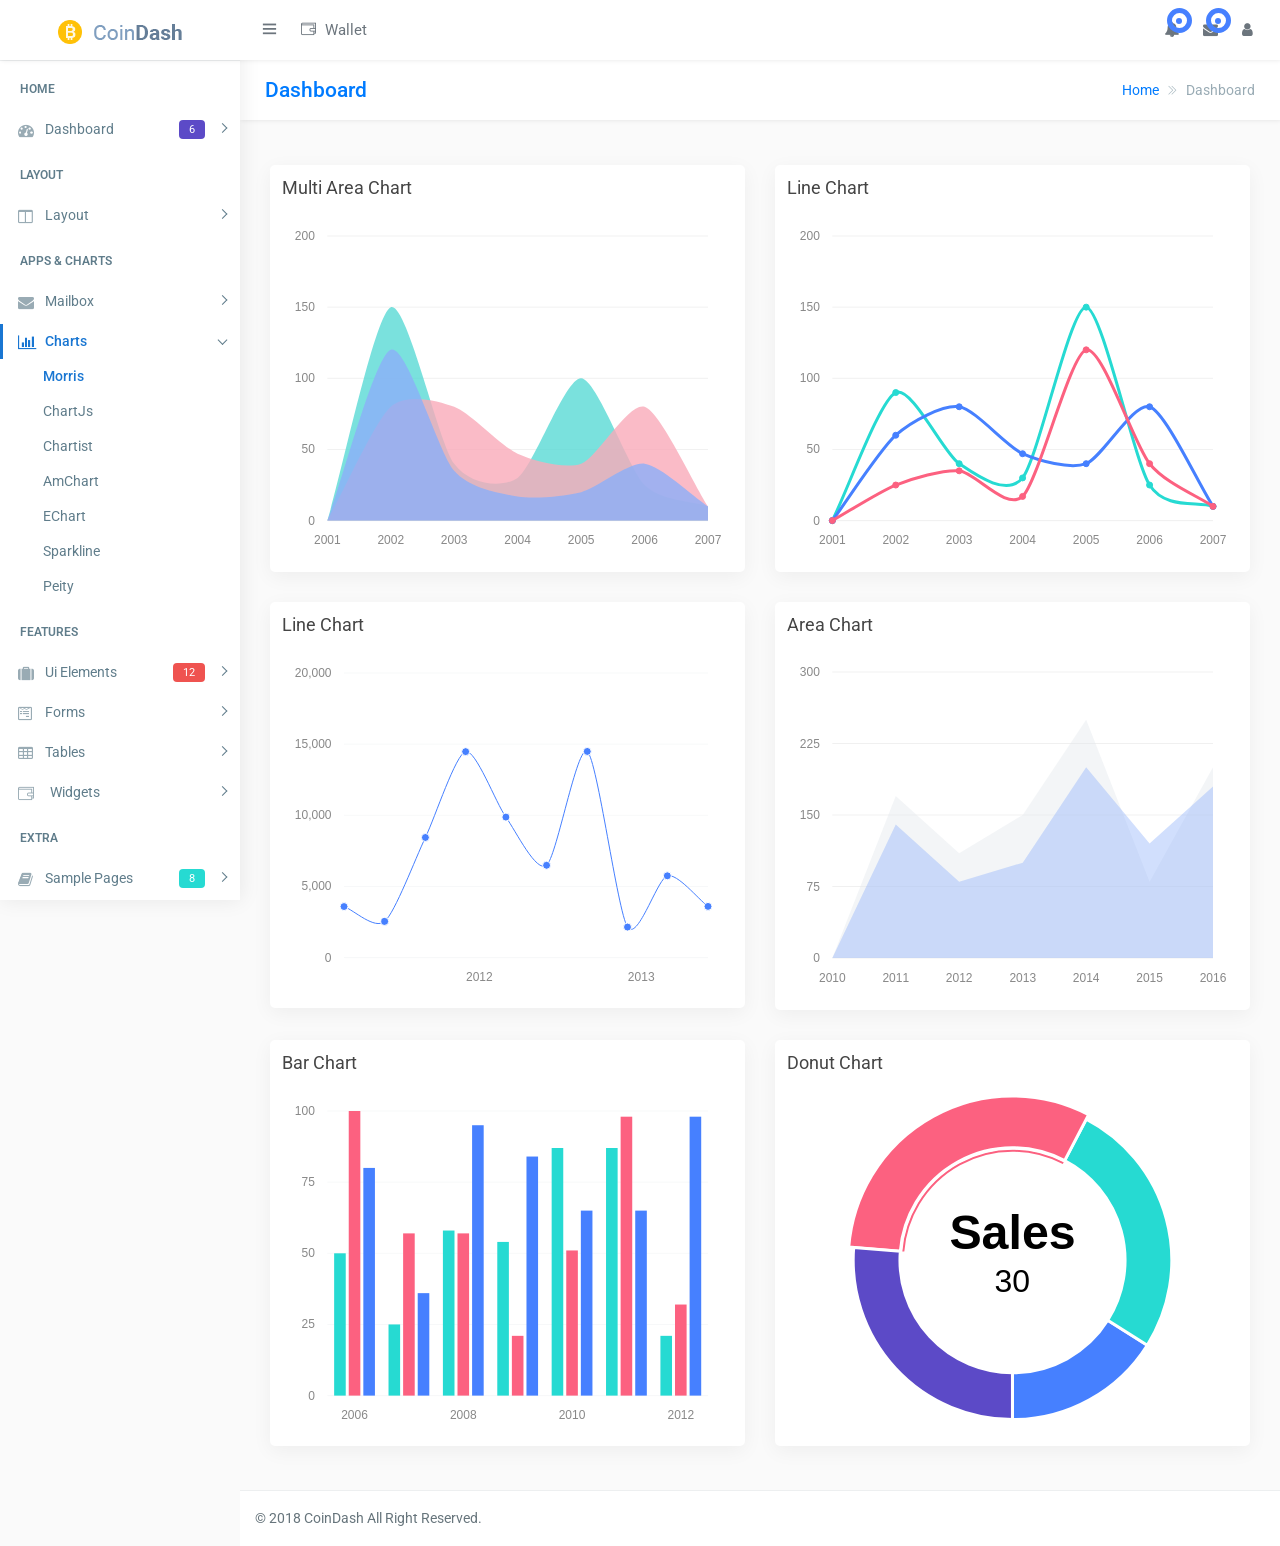
<file: public/Plantilla/chart-morris.html>
<!DOCTYPE html>
<html lang="en">

<head>
    <meta charset="utf-8">
    <meta http-equiv="X-UA-Compatible" content="IE=edge">
    <!-- Tell the browser to be responsive to screen width -->
    <meta name="viewport" content="width=device-width, initial-scale=1">
    <meta name="description" content="">
    <meta name="author" content="">
    <!-- Favicon icon -->
    <link rel="icon" type="image/png" sizes="16x16" href="images/favicon.png">
    <title>CoinDash - Cryptocurrency Dashboard Admin Template</title>
    <!-- Custom CSS -->

    <link href="css/style.css" rel="stylesheet">
</head>

<body class="header-fix fix-sidebar">

    <!-- Main wrapper  -->
    <div id="main-wrapper">
        <!-- header header  -->
        <div class="header">
            <nav class="navbar top-navbar navbar-expand-md navbar-light">
                <!-- Logo -->
                <div class="navbar-header">
                    <a class="navbar-brand" href="index.html">
                        <!-- Logo icon -->
                        <b><img src="images/logo.png" alt="homepage" class="dark-logo" /></b>
                        <!--End Logo icon -->
                        <!-- Logo text -->
                        <span><img src="images/logo-text.png" alt="homepage" class="dark-logo" /></span>
                    </a>
                </div>
                <!-- End Logo -->
                <div class="navbar-collapse">
                    <!-- toggle and nav items -->
                    <ul class="navbar-nav mr-auto mt-md-0">
                        <!-- This is  -->
                        <li class="nav-item"> <a class="nav-link toggle-nav hidden-md-up text-muted  " href="javascript:void(0)"><i class="mdi mdi-menu"></i></a> </li>
                        <li class="nav-item m-l-10"> <a class="nav-link sidebartoggle hidden-sm-down text-muted  " href="javascript:void(0)"><i class="ti-menu"></i></a> </li>
                        <!-- Messages -->
                        <li class="nav-item dropdown mega-menu"> <a class="nav-link dropdown-toggle text-muted  " href="#" data-toggle="dropdown" aria-haspopup="true" aria-expanded="false"><i class="ti-wallet m-r-5"></i> Wallet</a>
                            <div class="dropdown-menu animated slideInDown">
                                <ul class="mega-menu-menu row">

                                    <li class="col-lg-3  m-b-30">
                                        <h4 class="m-b-20">Bitcoin BTC</h4>
                                        <!-- Contact -->
                                        <ul>
                                            <li><a href="#"><i class="cc BTC"></i> Bitcoin Transaction</a></li>
                                            <li><a href="#"><i class="cc BTC"></i> Bitcoin Transaction</a></li>
                                            <li><a href="#"><i class="cc BTC"></i> Bitcoin Transaction</a></li>
                                            <li><a href="#"><i class="cc BTC"></i> Bitcoin Transaction</a></li>
                                        </ul>
                                    </li>
                                    <li class="col-lg-3 col-xlg-3 m-b-30">
                                        <h4 class="m-b-20">Bitcoin BTC</h4>
                                        <!-- List style -->
                                        <ul class="list-style-none">
                                            <li><a href="#"><i class="cc BTC"></i> Bitcoin Transaction</a></li>
                                            <li><a href="#"><i class="cc BTC"></i> Bitcoin Transaction</a></li>
                                            <li><a href="#"><i class="cc BTC"></i> Bitcoin Transaction</a></li>
                                            <li><a href="#"><i class="cc BTC"></i> Bitcoin Transaction</a></li>
                                            <li><a href="#"><i class="cc BTC"></i> Bitcoin Transaction</a></li>
                                        </ul>
                                    </li>
                                    <li class="col-lg-3 col-xlg-3 m-b-30">
                                        <h4 class="m-b-20">Bitcoin BTC</h4>
                                        <!-- List style -->
                                        <ul class="list-style-none">
                                            <li><a href="#"><i class="cc BTC"></i> Bitcoin Transaction</a></li>
                                            <li><a href="#"><i class="cc BTC"></i> Bitcoin Transaction</a></li>
                                            <li><a href="#"><i class="cc BTC"></i> Bitcoin Transaction</a></li>
                                            <li><a href="#"><i class="cc BTC"></i> Bitcoin Transaction</a></li>
                                            <li><a href="#"><i class="cc BTC"></i> Bitcoin Transaction</a></li>
                                        </ul>
                                    </li>
                                    <li class="col-lg-3 col-xlg-3 m-b-30">
                                        <h4 class="m-b-20">Bitcoin BTC</h4>
                                        <!-- List style -->
                                        <ul class="list-style-none">
                                            <li><a href="#"><i class="cc BTC"></i> Bitcoin Transaction</a></li>
                                            <li><a href="#"><i class="cc BTC"></i> Bitcoin Transaction</a></li>
                                            <li><a href="#"><i class="cc BTC"></i> Bitcoin Transaction</a></li>
                                            <li><a href="#"><i class="cc BTC"></i> Bitcoin Transaction</a></li>
                                            <li><a href="#"><i class="cc BTC"></i> Bitcoin Transaction</a></li>
                                        </ul>
                                    </li>
                                </ul>
                            </div>
                        </li>
                        <!-- End Messages -->
                    </ul>
                    <!-- User profile and search -->
                    <ul class="navbar-nav my-lg-0">
                        <!-- Comment -->
                        <li class="nav-item dropdown">
                            <a class="nav-link dropdown-toggle text-muted text-muted  " href="#" data-toggle="dropdown" aria-haspopup="true" aria-expanded="false"> <i class="fa fa-bell"></i>
                                <div class="notify"> <span class="heartbit"></span> <span class="point"></span> </div>
                            </a>
                            <div class="dropdown-menu dropdown-menu-right mailbox animated slideInRight">
                                <ul>
                                    <li>
                                        <div class="drop-title">Notifications</div>
                                    </li>
                                    <li>
                                        <div class="header-notify">
                                            <!-- Message -->
                                            <a href="#">
                                                <i class="cc BTC m-r-10 f-s-40" title="BTC"></i>
                                                <div class="notification-contnet">
                                                    <h5>All Transaction BTC</h5> <span class="mail-desc">Just see the my new admin!</span>
                                                </div>
                                            </a>
                                            <!-- Message -->
                                            <a href="#">
                                                <i class="cc LTC m-r-10 f-s-40" title="BTC"></i>
                                                <div class="notification-contnet">
                                                    <h5>This is LTC coin</h5> <span class="mail-desc">Just a reminder that you have event</span>
                                                </div>
                                            </a>
                                            <!-- Message -->
                                            <a href="#">
                                                <i class="cc DASH m-r-10 f-s-40" title="BTC"></i>
                                                <div class="notification-contnet">
                                                    <h5>This is DASH coin</h5> <span class="mail-desc">You can customize this template as you want</span>
                                                </div>
                                            </a>
                                            <!-- Message -->
                                            <a href="#">
                                                <i class="cc XRP m-r-10 f-s-40" title="BTC"></i>
                                                <div class="notification-contnet">
                                                    <h5>This is LTC coin</h5> <span class="mail-desc">Just see the my admin!</span>
                                                </div>
                                            </a>
                                        </div>
                                    </li>
                                    <li>
                                        <a class="nav-link text-center" href="javascript:void(0);"> Check all notifications <i class="fa fa-angle-right"></i> </a>
                                    </li>
                                </ul>
                            </div>
                        </li>
                        <!-- End Comment -->
                        <!-- Messages -->
                        <li class="nav-item dropdown">
                            <a class="nav-link dropdown-toggle text-muted  " href="#" id="2" data-toggle="dropdown" aria-haspopup="true" aria-expanded="false"> <i class="fa fa-envelope"></i>
                                <div class="notify"> <span class="heartbit"></span> <span class="point"></span> </div>
                            </a>
                            <div class="dropdown-menu dropdown-menu-right mailbox animated slideInRight" aria-labelledby="2">
                                <ul>
                                    <li>
                                        <div class="drop-title">You have 4 new messages</div>
                                    </li>
                                    <li>
                                        <div class="header-notify">
                                            <!-- Message -->
                                            <a href="#">

                                                <div class="notification-contnet">
                                                    <h5>Michael Qin</h5> <span class="mail-desc">Just see the my admin!</span>
                                                </div>
                                            </a>
                                            <!-- Message -->
                                            <a href="#">

                                                <div class="notification-contnet">
                                                    <h5>John Doe</h5> <span class="mail-desc">I've sung a song! See you at</span>
                                                </div>
                                            </a>
                                            <!-- Message -->
                                            <a href="#">

                                                <div class="notification-contnet">
                                                    <h5>Mr. John</h5> <span class="mail-desc">I am a singer!</span>
                                                </div>
                                            </a>
                                            <!-- Message -->
                                            <a href="#">

                                                <div class="notification-contnet">
                                                    <h5>Michael Qin</h5> <span class="mail-desc">Just see the my admin!</span>
                                                </div>
                                            </a>
                                        </div>
                                    </li>
                                    <li>
                                        <a class="nav-link text-center" href="javascript:void(0);"> See all e-Mails <i class="fa fa-angle-right"></i> </a>
                                    </li>
                                </ul>
                            </div>
                        </li>
                        <!-- End Messages -->
                        <!-- Profile -->
                        <li class="nav-item dropdown">
                            <a class="nav-link dropdown-toggle text-muted  " href="#" data-toggle="dropdown" aria-haspopup="true" aria-expanded="false"><i class="fa fa-user"></i></a>
                            <div class="dropdown-menu dropdown-menu-right animated slideInRight">
                                <ul class="dropdown-user">
                                    <li role="separator" class="divider"></li>
                                    <li><a href="#"> Profile</a></li>
                                    <li><a href="#"> Balance</a></li>
                                    <li><a href="#"> Inbox</a></li>
                                    <li role="separator" class="divider"></li>
                                    <li><a href="#"> Setting</a></li>
                                    <li role="separator" class="divider"></li>
                                    <li><a href="#"> Logout</a></li>
                                </ul>
                            </div>
                        </li>
                    </ul>
                </div>
            </nav>
        </div>
        <!-- End header header -->
        <!-- Left Sidebar  -->
        <div class="left-sidebar">
            <!-- Sidebar scroll-->
            <div class="scroll-sidebar">
                <!-- Sidebar navigation-->
                <nav class="sidebar-nav">
                    <ul id="sidebar-menu">
                        <li class="nav-devider"></li>
                        <li class="nav-label">Home</li>
                        <li> <a class="has-arrow  " href="#" aria-expanded="false"><i class="fa fa-tachometer"></i><span class="hide-menu">Dashboard <span class="label label-rouded label-primary pull-right">6</span></span></a>
                            <ul aria-expanded="false" class="collapse">
                                <li><a href="index.html">Dashboard 1 </a></li>
                                <li><a href="index1.html">Dashboard 2 </a></li>
                                <li><a href="index2.html">Dashboard 3 </a></li>
                                <li><a href="index3.html">Dashboard 4 </a></li>
                                <li><a href="index4.html">Dashboard 5 </a></li>
                                <li><a href="index5.html">Dashboard 6 </a></li>
                            </ul>
                        </li>
                        <li class="nav-label">Layout</li>
                        <li> <a class="has-arrow  " href="#" aria-expanded="false"><i class="fa fa-columns"></i><span class="hide-menu">Layout</span></a>
                            <ul aria-expanded="false" class="collapse">
                                <li><a href="layout-blank.html">Blank</a></li>
                                <li><a href="layout-boxed.html">Boxed</a></li>
                                <li><a href="layout-fix-header.html">Fix Header</a></li>
                                <li><a href="layout-fix-sidebar.html">Fix Sidebar</a></li>
                            </ul>
                        </li>
                        <li class="nav-label">Apps &amp; Charts</li>
                        <li> <a class="has-arrow  " href="#" aria-expanded="false"><i class="fa fa-envelope"></i><span class="hide-menu">Mailbox</span></a>
                            <ul aria-expanded="false" class="collapse">
                                <li><a href="email-compose.html">Compose</a></li>
                                <li><a href="email-read.html">Read</a></li>
                                <li><a href="email-inbox.html">Inbox</a></li>
                            </ul>
                        </li>
                        <li> <a class="has-arrow  " href="#" aria-expanded="false"><i class="fa fa-bar-chart"></i><span class="hide-menu">Charts</span></a>
                            <ul aria-expanded="false" class="collapse">

                                <li><a href="chart-morris.html">Morris</a></li>
                                <li><a href="chart-chartjs.html">ChartJs</a></li>
                                <li><a href="chart-chartist.html">Chartist </a></li>
                                <li><a href="chart-amchart.html">AmChart</a></li>
                                <li><a href="chart-echart.html">EChart</a></li>
                                <li><a href="chart-sparkline.html">Sparkline</a></li>
                                <li><a href="chart-peity.html">Peity</a></li>
                            </ul>
                        </li>
                        <li class="nav-label">Features</li>
                        <li> <a class="has-arrow  " href="#" aria-expanded="false"><i class="fa fa-suitcase"></i><span class="hide-menu">Ui Elements <span class="label label-rouded label-danger pull-right">12</span></span></a>
                            <ul aria-expanded="false" class="collapse">
                                <li><a href="ui-alert.html">Alert</a></li>
                                <li><a href="ui-button.html">Button</a></li>
                                <li><a href="ui-dropdown.html">Dropdown</a></li>
                                <li><a href="ui-progressbar.html">Progressbar</a></li>
                                <li><a href="ui-tab.html">Tab</a></li>
                                <li><a href="ui-typography.html">Typography</a></li>
                                <li><a href="uc-calender.html">Calender</a></li>
                                <li><a href="uc-datamap.html">Datamap</a></li>
                                <li><a href="uc-nestedable.html">Nestedable</a></li>
                                <li><a href="uc-sweetalert.html">Sweetalert</a></li>
                                <li><a href="uc-toastr.html">Toastr</a></li>
                                <li><a href="uc-weather.html">Weather</a></li>
                            </ul>
                        </li>
                        <li> <a class="has-arrow  " href="#" aria-expanded="false"><i class="fa fa-wpforms"></i><span class="hide-menu">Forms</span></a>
                            <ul aria-expanded="false" class="collapse">
                                <li><a href="form-basic.html">Basic Forms</a></li>
                                <li><a href="form-layout.html">Form Layout</a></li>
                                <li><a href="form-validation.html">Form Validation</a></li>
                                <li><a href="form-editor.html">Editor</a></li>
                                <li><a href="form-dropzone.html">Dropzone</a></li>
                            </ul>
                        </li>
                        <li> <a class="has-arrow  " href="#" aria-expanded="false"><i class="fa fa-table"></i><span class="hide-menu">Tables</span></a>
                            <ul aria-expanded="false" class="collapse">
                                <li><a href="table-bootstrap.html">Basic Tables</a></li>
                                <li><a href="table-datatable.html">Data Tables</a></li>
                            </ul>
                        </li>
                        <li> <a class="has-arrow  " href="#" aria-expanded="false"><i class="ti-wallet m-r-5"></i><span class="hide-menu">Widgets</span></a>
                            <ul aria-expanded="false" class="collapse">
                                <li><a href="widget.html">Widgets</a></li>
                            </ul>
                        </li>
                        <li class="nav-label">EXTRA</li>
                        <li> <a class="has-arrow  " href="#" aria-expanded="false"><i class="fa fa-book"></i><span class="hide-menu">Sample Pages <span class="label label-rouded label-success pull-right">8</span></span></a>
                            <ul aria-expanded="false" class="collapse">

                                <li><a href="#" class="has-arrow">Authentication <span class="label label-rounded label-success">3</span></a>
                                    <ul aria-expanded="false" class="collapse">
                                        <li><a href="page-login.html">Login</a></li>
                                        <li><a href="page-register.html">Register</a></li>
                                        <li><a href="page-invoice.html">Invoice</a></li>
                                    </ul>
                                </li>
                                <li><a href="#" class="has-arrow">Error Pages</a>
                                    <ul aria-expanded="false" class="collapse">
                                        <li><a href="page-error-400.html">400</a></li>
                                        <li><a href="page-error-403.html">403</a></li>
                                        <li><a href="page-error-404.html">404</a></li>
                                        <li><a href="page-error-500.html">500</a></li>
                                        <li><a href="page-error-503.html">503</a></li>
                                    </ul>
                                </li>
                            </ul>
                        </li>
                        <li> <a class="has-arrow  " href="#" aria-expanded="false"><i class="fa fa-map-marker"></i><span class="hide-menu">Maps</span></a>
                            <ul aria-expanded="false" class="collapse">
                                <li><a href="map-vector.html">Vector Map</a></li>
                            </ul>
                        </li>
                        <li> <a class="has-arrow  " href="#" aria-expanded="false"><i class="fa fa-level-down"></i><span class="hide-menu">Multi level dd</span></a>
                            <ul aria-expanded="false" class="collapse">
                                <li><a href="#">item 1.1</a></li>
                                <li><a href="#">item 1.2</a></li>
                                <li> <a class="has-arrow" href="#" aria-expanded="false">Menu 1.3</a>
                                    <ul aria-expanded="false" class="collapse">
                                        <li><a href="#">item 1.3.1</a></li>
                                        <li><a href="#">item 1.3.2</a></li>
                                        <li><a href="#">item 1.3.3</a></li>
                                        <li><a href="#">item 1.3.4</a></li>
                                    </ul>
                                </li>
                                <li><a href="#">item 1.4</a></li>
                            </ul>
                        </li>
                    </ul>
                </nav>
                <!-- End Sidebar navigation -->
            </div>
            <!-- End Sidebar scroll-->
        </div>
        <!-- End Left Sidebar  -->
        <!-- Page wrapper  -->
        <div class="page-wrapper">
            <!-- Bread crumb -->
            <div class="row page-titles">
                <div class="col-md-5 align-self-center">
                    <h3 class="text-primary">Dashboard</h3>
                </div>
                <div class="col-md-7 align-self-center">
                    <ol class="breadcrumb">
                        <li class="breadcrumb-item"><a href="javascript:void(0)">Home</a></li>
                        <li class="breadcrumb-item active">Dashboard</li>
                    </ol>
                </div>
            </div>
            <!-- End Bread crumb -->
            <!-- Container fluid  -->
            <div class="container-fluid">
                <!-- Start Page Content -->
                <div class="row">
                    <!-- column -->
                    <div class="col-lg-6">
                        <div class="card">
                            <div class="card-body">
                                <h4 class="card-title">Multi Area Chart</h4>
                                <div id="extra-area-chart"></div>
                            </div>
                        </div>
                    </div>
                    <!-- column -->
                    <!-- column -->
                    <div class="col-lg-6">
                        <div class="card">
                            <div class="card-body">
                                <h4 class="card-title">Line Chart</h4>
                                <div id="morris-area-chart"></div>
                            </div>
                        </div>
                    </div>
                    <!-- column -->
                    <!-- column -->
                    <div class="col-lg-6">
                        <div class="card">
                            <div class="card-body">
                                <h4 class="card-title">Line Chart</h4>
                                <div id="morris-line-chart"></div>
                            </div>
                        </div>
                    </div>
                    <!-- column -->
                    <!-- column -->
                    <div class="col-lg-6">
                        <div class="card">
                            <div class="card-body">
                                <h4 class="card-title">Area Chart</h4>
                                <div id="morris-area-chart2"></div>
                            </div>
                        </div>
                    </div>
                    <!-- column -->

                    <!-- column -->
                    <div class="col-lg-6">
                        <div class="card">
                            <div class="card-body">
                                <h4 class="card-title">Bar Chart</h4>
                                <div id="morris-bar-chart"></div>
                            </div>
                        </div>
                    </div>
                    <!-- column -->

                    <!-- column -->
                    <div class="col-lg-6">
                        <div class="card">
                            <div class="card-body">
                                <h4 class="card-title">Donut Chart</h4>
                                <div id="morris-donut-chart"></div>
                            </div>
                        </div>
                    </div>
                    <!-- column -->
                </div>

                <!-- End PAge Content -->
            </div>
            <!-- End Container fluid  -->
            <!-- footer -->
            <footer class="footer"> © 2018 CoinDash All Right Reserved.</footer>
            <!-- End footer -->
        </div>
        <!-- End Page wrapper  -->
    </div>
    <!-- End Wrapper -->
    <!-- All Jquery -->
    <script src="js/lib/jquery/jquery.min.js"></script>
    <!-- Bootstrap tether Core JavaScript -->
    <script src="js/lib/bootstrap/js/popper.min.js"></script>
    <script src="js/lib/bootstrap/js/bootstrap.min.js"></script>
    <!-- slimscrollbar scrollbar JavaScript -->
    <script src="js/jquery.slimscroll.js"></script>
    <!--Menu sidebar -->
    <script src="js/sidebarmenu.js"></script>
    <!--stickey kit -->
    <script src="js/lib/sticky-kit-master/dist/sticky-kit.min.js"></script>

    <script src="js/lib/morris-chart/raphael-min.js"></script>
    <script src="js/lib/morris-chart/morris.js"></script>
    <script src="js/lib/morris-chart/morris-init.js"></script>
    <!--Custom JavaScript -->
    <script src="js/custom.min.js"></script>

</body>

</html>
</file>
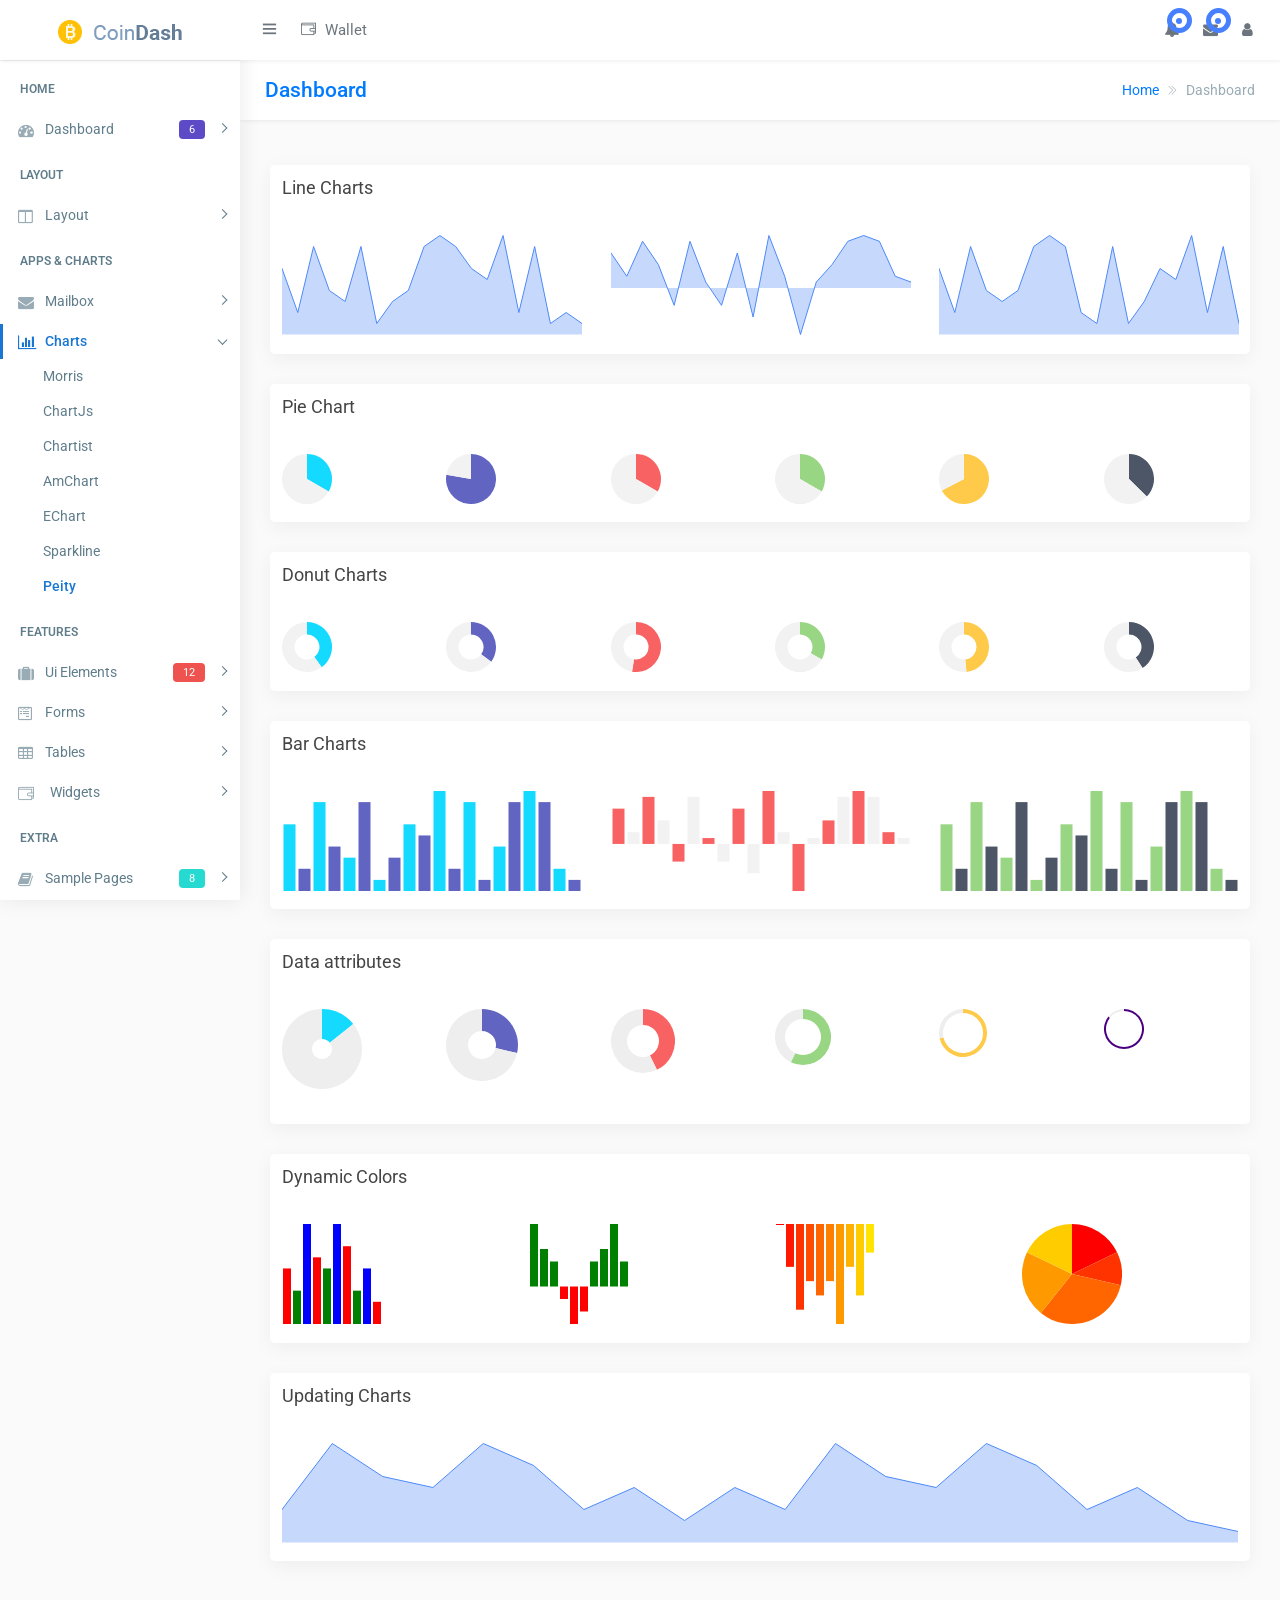
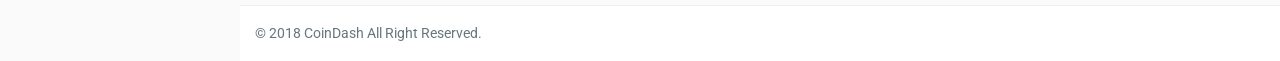
<file: public/Plantilla/chart-peity.html>
<!DOCTYPE html>
<html lang="en">

<head>
    <meta charset="utf-8">
    <meta http-equiv="X-UA-Compatible" content="IE=edge">
    <!-- Tell the browser to be responsive to screen width -->
    <meta name="viewport" content="width=device-width, initial-scale=1">
    <meta name="description" content="">
    <meta name="author" content="">
    <!-- Favicon icon -->
    <link rel="icon" type="image/png" sizes="16x16" href="images/favicon.png">
    <title>CoinDash - Cryptocurrency Dashboard Admin Template</title>
    <!-- Custom CSS -->

    <link href="css/style.css" rel="stylesheet">
</head>

<body class="header-fix fix-sidebar">

    <!-- Main wrapper  -->
    <div id="main-wrapper">
        <!-- header header  -->
        <div class="header">
            <nav class="navbar top-navbar navbar-expand-md navbar-light">
                <!-- Logo -->
                <div class="navbar-header">
                    <a class="navbar-brand" href="index.html">
                        <!-- Logo icon -->
                        <b><img src="images/logo.png" alt="homepage" class="dark-logo" /></b>
                        <!--End Logo icon -->
                        <!-- Logo text -->
                        <span><img src="images/logo-text.png" alt="homepage" class="dark-logo" /></span>
                    </a>
                </div>
                <!-- End Logo -->
                <div class="navbar-collapse">
                    <!-- toggle and nav items -->
                    <ul class="navbar-nav mr-auto mt-md-0">
                        <!-- This is  -->
                        <li class="nav-item"> <a class="nav-link toggle-nav hidden-md-up text-muted  " href="javascript:void(0)"><i class="mdi mdi-menu"></i></a> </li>
                        <li class="nav-item m-l-10"> <a class="nav-link sidebartoggle hidden-sm-down text-muted  " href="javascript:void(0)"><i class="ti-menu"></i></a> </li>
                        <!-- Messages -->
                        <li class="nav-item dropdown mega-menu"> <a class="nav-link dropdown-toggle text-muted  " href="#" data-toggle="dropdown" aria-haspopup="true" aria-expanded="false"><i class="ti-wallet m-r-5"></i> Wallet</a>
                            <div class="dropdown-menu animated slideInDown">
                                <ul class="mega-menu-menu row">

                                    <li class="col-lg-3  m-b-30">
                                        <h4 class="m-b-20">Bitcoin BTC</h4>
                                        <!-- Contact -->
                                        <ul>
                                            <li><a href="#"><i class="cc BTC"></i> Bitcoin Transaction</a></li>
                                            <li><a href="#"><i class="cc BTC"></i> Bitcoin Transaction</a></li>
                                            <li><a href="#"><i class="cc BTC"></i> Bitcoin Transaction</a></li>
                                            <li><a href="#"><i class="cc BTC"></i> Bitcoin Transaction</a></li>
                                        </ul>
                                    </li>
                                    <li class="col-lg-3 col-xlg-3 m-b-30">
                                        <h4 class="m-b-20">Bitcoin BTC</h4>
                                        <!-- List style -->
                                        <ul class="list-style-none">
                                            <li><a href="#"><i class="cc BTC"></i> Bitcoin Transaction</a></li>
                                            <li><a href="#"><i class="cc BTC"></i> Bitcoin Transaction</a></li>
                                            <li><a href="#"><i class="cc BTC"></i> Bitcoin Transaction</a></li>
                                            <li><a href="#"><i class="cc BTC"></i> Bitcoin Transaction</a></li>
                                            <li><a href="#"><i class="cc BTC"></i> Bitcoin Transaction</a></li>
                                        </ul>
                                    </li>
                                    <li class="col-lg-3 col-xlg-3 m-b-30">
                                        <h4 class="m-b-20">Bitcoin BTC</h4>
                                        <!-- List style -->
                                        <ul class="list-style-none">
                                            <li><a href="#"><i class="cc BTC"></i> Bitcoin Transaction</a></li>
                                            <li><a href="#"><i class="cc BTC"></i> Bitcoin Transaction</a></li>
                                            <li><a href="#"><i class="cc BTC"></i> Bitcoin Transaction</a></li>
                                            <li><a href="#"><i class="cc BTC"></i> Bitcoin Transaction</a></li>
                                            <li><a href="#"><i class="cc BTC"></i> Bitcoin Transaction</a></li>
                                        </ul>
                                    </li>
                                    <li class="col-lg-3 col-xlg-3 m-b-30">
                                        <h4 class="m-b-20">Bitcoin BTC</h4>
                                        <!-- List style -->
                                        <ul class="list-style-none">
                                            <li><a href="#"><i class="cc BTC"></i> Bitcoin Transaction</a></li>
                                            <li><a href="#"><i class="cc BTC"></i> Bitcoin Transaction</a></li>
                                            <li><a href="#"><i class="cc BTC"></i> Bitcoin Transaction</a></li>
                                            <li><a href="#"><i class="cc BTC"></i> Bitcoin Transaction</a></li>
                                            <li><a href="#"><i class="cc BTC"></i> Bitcoin Transaction</a></li>
                                        </ul>
                                    </li>
                                </ul>
                            </div>
                        </li>
                        <!-- End Messages -->
                    </ul>
                    <!-- User profile and search -->
                    <ul class="navbar-nav my-lg-0">
                        <!-- Comment -->
                        <li class="nav-item dropdown">
                            <a class="nav-link dropdown-toggle text-muted text-muted  " href="#" data-toggle="dropdown" aria-haspopup="true" aria-expanded="false"> <i class="fa fa-bell"></i>
                                <div class="notify"> <span class="heartbit"></span> <span class="point"></span> </div>
                            </a>
                            <div class="dropdown-menu dropdown-menu-right mailbox animated slideInRight">
                                <ul>
                                    <li>
                                        <div class="drop-title">Notifications</div>
                                    </li>
                                    <li>
                                        <div class="header-notify">
                                            <!-- Message -->
                                            <a href="#">
                                                <i class="cc BTC m-r-10 f-s-40" title="BTC"></i>
                                                <div class="notification-contnet">
                                                    <h5>All Transaction BTC</h5> <span class="mail-desc">Just see the my new admin!</span>
                                                </div>
                                            </a>
                                            <!-- Message -->
                                            <a href="#">
                                                <i class="cc LTC m-r-10 f-s-40" title="BTC"></i>
                                                <div class="notification-contnet">
                                                    <h5>This is LTC coin</h5> <span class="mail-desc">Just a reminder that you have event</span>
                                                </div>
                                            </a>
                                            <!-- Message -->
                                            <a href="#">
                                                <i class="cc DASH m-r-10 f-s-40" title="BTC"></i>
                                                <div class="notification-contnet">
                                                    <h5>This is DASH coin</h5> <span class="mail-desc">You can customize this template as you want</span>
                                                </div>
                                            </a>
                                            <!-- Message -->
                                            <a href="#">
                                                <i class="cc XRP m-r-10 f-s-40" title="BTC"></i>
                                                <div class="notification-contnet">
                                                    <h5>This is LTC coin</h5> <span class="mail-desc">Just see the my admin!</span>
                                                </div>
                                            </a>
                                        </div>
                                    </li>
                                    <li>
                                        <a class="nav-link text-center" href="javascript:void(0);"> Check all notifications <i class="fa fa-angle-right"></i> </a>
                                    </li>
                                </ul>
                            </div>
                        </li>
                        <!-- End Comment -->
                        <!-- Messages -->
                        <li class="nav-item dropdown">
                            <a class="nav-link dropdown-toggle text-muted  " href="#" id="2" data-toggle="dropdown" aria-haspopup="true" aria-expanded="false"> <i class="fa fa-envelope"></i>
                                <div class="notify"> <span class="heartbit"></span> <span class="point"></span> </div>
                            </a>
                            <div class="dropdown-menu dropdown-menu-right mailbox animated slideInRight" aria-labelledby="2">
                                <ul>
                                    <li>
                                        <div class="drop-title">You have 4 new messages</div>
                                    </li>
                                    <li>
                                        <div class="header-notify">
                                            <!-- Message -->
                                            <a href="#">

                                                <div class="notification-contnet">
                                                    <h5>Michael Qin</h5> <span class="mail-desc">Just see the my admin!</span>
                                                </div>
                                            </a>
                                            <!-- Message -->
                                            <a href="#">

                                                <div class="notification-contnet">
                                                    <h5>John Doe</h5> <span class="mail-desc">I've sung a song! See you at</span>
                                                </div>
                                            </a>
                                            <!-- Message -->
                                            <a href="#">

                                                <div class="notification-contnet">
                                                    <h5>Mr. John</h5> <span class="mail-desc">I am a singer!</span>
                                                </div>
                                            </a>
                                            <!-- Message -->
                                            <a href="#">

                                                <div class="notification-contnet">
                                                    <h5>Michael Qin</h5> <span class="mail-desc">Just see the my admin!</span>
                                                </div>
                                            </a>
                                        </div>
                                    </li>
                                    <li>
                                        <a class="nav-link text-center" href="javascript:void(0);"> See all e-Mails <i class="fa fa-angle-right"></i> </a>
                                    </li>
                                </ul>
                            </div>
                        </li>
                        <!-- End Messages -->
                        <!-- Profile -->
                        <li class="nav-item dropdown">
                            <a class="nav-link dropdown-toggle text-muted  " href="#" data-toggle="dropdown" aria-haspopup="true" aria-expanded="false"><i class="fa fa-user"></i></a>
                            <div class="dropdown-menu dropdown-menu-right animated slideInRight">
                                <ul class="dropdown-user">
                                    <li role="separator" class="divider"></li>
                                    <li><a href="#"> Profile</a></li>
                                    <li><a href="#"> Balance</a></li>
                                    <li><a href="#"> Inbox</a></li>
                                    <li role="separator" class="divider"></li>
                                    <li><a href="#"> Setting</a></li>
                                    <li role="separator" class="divider"></li>
                                    <li><a href="#"> Logout</a></li>
                                </ul>
                            </div>
                        </li>
                    </ul>
                </div>
            </nav>
        </div>
        <!-- End header header -->
        <!-- Left Sidebar  -->
        <div class="left-sidebar">
            <!-- Sidebar scroll-->
            <div class="scroll-sidebar">
                <!-- Sidebar navigation-->
                <nav class="sidebar-nav">
                    <ul id="sidebar-menu">
                        <li class="nav-devider"></li>
                        <li class="nav-label">Home</li>
                        <li> <a class="has-arrow  " href="#" aria-expanded="false"><i class="fa fa-tachometer"></i><span class="hide-menu">Dashboard <span class="label label-rouded label-primary pull-right">6</span></span></a>
                            <ul aria-expanded="false" class="collapse">
                                <li><a href="index.html">Dashboard 1 </a></li>
                                <li><a href="index1.html">Dashboard 2 </a></li>
                                <li><a href="index2.html">Dashboard 3 </a></li>
                                <li><a href="index3.html">Dashboard 4 </a></li>
                                <li><a href="index4.html">Dashboard 5 </a></li>
                                <li><a href="index5.html">Dashboard 6 </a></li>
                            </ul>
                        </li>
                        <li class="nav-label">Layout</li>
                        <li> <a class="has-arrow  " href="#" aria-expanded="false"><i class="fa fa-columns"></i><span class="hide-menu">Layout</span></a>
                            <ul aria-expanded="false" class="collapse">
                                <li><a href="layout-blank.html">Blank</a></li>
                                <li><a href="layout-boxed.html">Boxed</a></li>
                                <li><a href="layout-fix-header.html">Fix Header</a></li>
                                <li><a href="layout-fix-sidebar.html">Fix Sidebar</a></li>
                            </ul>
                        </li>
                        <li class="nav-label">Apps &amp; Charts</li>
                        <li> <a class="has-arrow  " href="#" aria-expanded="false"><i class="fa fa-envelope"></i><span class="hide-menu">Mailbox</span></a>
                            <ul aria-expanded="false" class="collapse">
                                <li><a href="email-compose.html">Compose</a></li>
                                <li><a href="email-read.html">Read</a></li>
                                <li><a href="email-inbox.html">Inbox</a></li>
                            </ul>
                        </li>
                        <li> <a class="has-arrow  " href="#" aria-expanded="false"><i class="fa fa-bar-chart"></i><span class="hide-menu">Charts</span></a>
                            <ul aria-expanded="false" class="collapse">

                                <li><a href="chart-morris.html">Morris</a></li>
                                <li><a href="chart-chartjs.html">ChartJs</a></li>
                                <li><a href="chart-chartist.html">Chartist </a></li>
                                <li><a href="chart-amchart.html">AmChart</a></li>
                                <li><a href="chart-echart.html">EChart</a></li>
                                <li><a href="chart-sparkline.html">Sparkline</a></li>
                                <li><a href="chart-peity.html">Peity</a></li>
                            </ul>
                        </li>
                        <li class="nav-label">Features</li>
                        <li> <a class="has-arrow  " href="#" aria-expanded="false"><i class="fa fa-suitcase"></i><span class="hide-menu">Ui Elements <span class="label label-rouded label-danger pull-right">12</span></span></a>
                            <ul aria-expanded="false" class="collapse">
                                <li><a href="ui-alert.html">Alert</a></li>
                                <li><a href="ui-button.html">Button</a></li>
                                <li><a href="ui-dropdown.html">Dropdown</a></li>
                                <li><a href="ui-progressbar.html">Progressbar</a></li>
                                <li><a href="ui-tab.html">Tab</a></li>
                                <li><a href="ui-typography.html">Typography</a></li>
                                <li><a href="uc-calender.html">Calender</a></li>
                                <li><a href="uc-datamap.html">Datamap</a></li>
                                <li><a href="uc-nestedable.html">Nestedable</a></li>
                                <li><a href="uc-sweetalert.html">Sweetalert</a></li>
                                <li><a href="uc-toastr.html">Toastr</a></li>
                                <li><a href="uc-weather.html">Weather</a></li>
                            </ul>
                        </li>
                        <li> <a class="has-arrow  " href="#" aria-expanded="false"><i class="fa fa-wpforms"></i><span class="hide-menu">Forms</span></a>
                            <ul aria-expanded="false" class="collapse">
                                <li><a href="form-basic.html">Basic Forms</a></li>
                                <li><a href="form-layout.html">Form Layout</a></li>
                                <li><a href="form-validation.html">Form Validation</a></li>
                                <li><a href="form-editor.html">Editor</a></li>
                                <li><a href="form-dropzone.html">Dropzone</a></li>
                            </ul>
                        </li>
                        <li> <a class="has-arrow  " href="#" aria-expanded="false"><i class="fa fa-table"></i><span class="hide-menu">Tables</span></a>
                            <ul aria-expanded="false" class="collapse">
                                <li><a href="table-bootstrap.html">Basic Tables</a></li>
                                <li><a href="table-datatable.html">Data Tables</a></li>
                            </ul>
                        </li>
                        <li> <a class="has-arrow  " href="#" aria-expanded="false"><i class="ti-wallet m-r-5"></i><span class="hide-menu">Widgets</span></a>
                            <ul aria-expanded="false" class="collapse">
                                <li><a href="widget.html">Widgets</a></li>
                            </ul>
                        </li>
                        <li class="nav-label">EXTRA</li>
                        <li> <a class="has-arrow  " href="#" aria-expanded="false"><i class="fa fa-book"></i><span class="hide-menu">Sample Pages <span class="label label-rouded label-success pull-right">8</span></span></a>
                            <ul aria-expanded="false" class="collapse">

                                <li><a href="#" class="has-arrow">Authentication <span class="label label-rounded label-success">3</span></a>
                                    <ul aria-expanded="false" class="collapse">
                                        <li><a href="page-login.html">Login</a></li>
                                        <li><a href="page-register.html">Register</a></li>
                                        <li><a href="page-invoice.html">Invoice</a></li>
                                    </ul>
                                </li>
                                <li><a href="#" class="has-arrow">Error Pages</a>
                                    <ul aria-expanded="false" class="collapse">
                                        <li><a href="page-error-400.html">400</a></li>
                                        <li><a href="page-error-403.html">403</a></li>
                                        <li><a href="page-error-404.html">404</a></li>
                                        <li><a href="page-error-500.html">500</a></li>
                                        <li><a href="page-error-503.html">503</a></li>
                                    </ul>
                                </li>
                            </ul>
                        </li>
                        <li> <a class="has-arrow  " href="#" aria-expanded="false"><i class="fa fa-map-marker"></i><span class="hide-menu">Maps</span></a>
                            <ul aria-expanded="false" class="collapse">
                                <li><a href="map-vector.html">Vector Map</a></li>
                            </ul>
                        </li>
                        <li> <a class="has-arrow  " href="#" aria-expanded="false"><i class="fa fa-level-down"></i><span class="hide-menu">Multi level dd</span></a>
                            <ul aria-expanded="false" class="collapse">
                                <li><a href="#">item 1.1</a></li>
                                <li><a href="#">item 1.2</a></li>
                                <li> <a class="has-arrow" href="#" aria-expanded="false">Menu 1.3</a>
                                    <ul aria-expanded="false" class="collapse">
                                        <li><a href="#">item 1.3.1</a></li>
                                        <li><a href="#">item 1.3.2</a></li>
                                        <li><a href="#">item 1.3.3</a></li>
                                        <li><a href="#">item 1.3.4</a></li>
                                    </ul>
                                </li>
                                <li><a href="#">item 1.4</a></li>
                            </ul>
                        </li>
                    </ul>
                </nav>
                <!-- End Sidebar navigation -->
            </div>
            <!-- End Sidebar scroll-->
        </div>
        <!-- End Left Sidebar  -->
        <!-- Page wrapper  -->
        <div class="page-wrapper">
            <!-- Bread crumb -->
            <div class="row page-titles">
                <div class="col-md-5 align-self-center">
                    <h3 class="text-primary">Dashboard</h3>
                </div>
                <div class="col-md-7 align-self-center">
                    <ol class="breadcrumb">
                        <li class="breadcrumb-item"><a href="javascript:void(0)">Home</a></li>
                        <li class="breadcrumb-item active">Dashboard</li>
                    </ol>
                </div>
            </div>
            <!-- End Bread crumb -->
            <!-- Container fluid  -->
            <div class="container-fluid">
                <!-- Start Page Content -->
                <div class="row">
                    <div class="col-lg-12">
                        <div class="card">
                            <div class="card-title">
                                <h4>Line Charts</h4>
                                <div class="card-title-right-icon">
                                    <ul>

                                    </ul>
                                </div>
                            </div>
                            <div class="card-body">
                                <div class="row">
                                    <div class="col-lg-4">
                                        <span class="peity-line" data-width="100%">6,2,8,4,3,8,1,3,4,8,9,8,6,5,9,2,8,1,2,1</span>
                                    </div>
                                    <div class="col-lg-4">
                                        <span class="peity-line" data-width="100%">6,2,8,4,-3,8,1,-3,6,-5,9,2,-8,1,4,8,9,8,2,1</span>
                                    </div>
                                    <div class="col-lg-4">
                                        <span class="peity-line" data-width="100%">6,2,8,4,3,4,8,9,8,2,1,8,1,3,6,5,9,2,8,1</span>
                                    </div>
                                </div>
                            </div>
                        </div>
                        <!-- /# card -->
                    </div>
                    <!-- /# column -->
                </div>
                <!-- /# row -->
                <div class="row">
                    <div class="col-lg-12">
                        <div class="card">
                            <div class="card-title">
                                <h4>Pie Chart</h4>
                                <div class="card-title-right-icon">
                                    <ul>

                                    </ul>
                                </div>
                            </div>
                            <div class="card-body">
                                <div class="row">
                                    <div class="col-sm-4 col-md-2 col-lg-2">
                                        <span class="pie" data-peity='{ "fill": ["#13dafe", "#f2f2f2"]}'>1/3</span>
                                    </div>
                                    <div class="col-sm-4 col-md-2 col-lg-2">
                                        <span class="pie" data-peity='{ "fill": ["#6164C1", "#f2f2f2"]}'>280/360</span>
                                    </div>
                                    <div class="col-sm-4 col-md-2 col-lg-2">
                                        <span class="pie" data-peity='{ "fill": ["#F96262", "#f2f2f2"]}'>0.52/1.56</span>
                                    </div>
                                    <div class="col-sm-4 col-md-2 col-lg-2">
                                        <span class="pie" data-peity='{ "fill": ["#99D683", "#f2f2f2"]}'>2,4</span>
                                    </div>
                                    <div class="col-sm-4 col-md-2 col-lg-2">
                                        <span class="pie" data-peity='{ "fill": ["#FFCA4A", "#f2f2f2"]}'>258,125</span>
                                    </div>
                                    <div class="col-sm-4 col-md-2 col-lg-2">
                                        <span class="pie" data-peity='{ "fill": ["#4C5667", "#f2f2f2"]}'>0.742,1.241</span>
                                    </div>
                                </div>
                            </div>
                        </div>
                        <!-- /# card -->
                    </div>
                    <!-- /# column -->
                </div>
                <!-- /# row -->
                <div class="row">
                    <div class="col-lg-12">
                        <div class="card">
                            <div class="card-title">
                                <h4>Donut Charts</h4>
                                <div class="card-title-right-icon">
                                    <ul>

                                    </ul>
                                </div>
                            </div>
                            <div class="card-body">
                                <div class="row">
                                    <div class="col-sm-4 col-md-2 col-lg-2">
                                        <span class="donut" data-peity='{ "fill": ["#13DAFE", "#f2f2f2"]}'>2/5</span>
                                    </div>
                                    <div class="col-sm-4 col-md-2 col-lg-2">
                                        <span class="donut" data-peity='{ "fill": ["#6164C1", "#f2f2f2"]}'>126/360</span>
                                    </div>
                                    <div class="col-sm-4 col-md-2 col-lg-2">
                                        <span class="donut" data-peity='{ "fill": ["#F96262", "#f2f2f2"]}'>0.82/1.561</span>
                                    </div>
                                    <div class="col-sm-4 col-md-2 col-lg-2">
                                        <span class="donut" data-peity='{ "fill": ["#99D683", "#f2f2f2"]}'>2,4</span>
                                    </div>
                                    <div class="col-sm-4 col-md-2 col-lg-2">
                                        <span class="donut" data-peity='{ "fill": ["#FFCA4A", "#f2f2f2"]}'>126,134</span>
                                    </div>
                                    <div class="col-sm-4 col-md-2 col-lg-2">
                                        <span class="donut" data-peity='{ "fill": ["#4C5667", "#f2f2f2"]}'>0.72,1.041</span>
                                    </div>
                                </div>
                            </div>
                        </div>
                        <!-- /# card -->
                    </div>
                    <!-- /# column -->
                </div>
                <!-- /# row -->

                <div class="row">
                    <div class="col-lg-12">
                        <div class="card">
                            <div class="card-title">
                                <h4>Bar Charts</h4>
                                <div class="card-title-right-icon">
                                    <ul>

                                    </ul>
                                </div>
                            </div>
                            <div class="card-body">
                                <div class="row">
                                    <div class="col-lg-4">
                                        <span class="bar" data-peity='{ "fill": ["#13DAFE", "#6164C1"]}'>6,2,8,4,3,8,1,3,6,5,9,2,8,1,4,8,9,8,2,1</span>
                                    </div>
                                    <div class="col-lg-4">
                                        <span class="bar" data-peity='{ "fill": ["#F96262", "#f2f2f2"]}'>6,2,8,4,-3,8,1,-3,6,-5,9,2,-8,1,4,8,9,8,2,1</span>
                                    </div>
                                    <div class="col-lg-4">
                                        <span class="bar" data-peity='{ "fill": ["#99D683", "#4C5667"]}'>6,2,8,4,3,8,1,3,6,5,9,2,8,1,4,8,9,8,2,1</span>
                                    </div>
                                </div>
                            </div>
                        </div>
                        <!-- /# card -->
                    </div>
                    <!-- /# column -->
                </div>
                <!-- /# row -->
                <div class="row">
                    <div class="col-lg-12">
                        <div class="card">
                            <div class="card-title">
                                <h4>Data attributes</h4>
                                <div class="card-title-right-icon">
                                    <ul>

                                    </ul>
                                </div>
                            </div>
                            <div class="card-body">
                                <div class="row">
                                    <div class="col-sm-4 col-md-2 col-lg-2">
                                        <p class="data-attributes">
                                            <span data-peity='{ "fill": ["#13DAFE", "#eeeeee"],    "innerRadius": 10, "radius": 40 }'>1/7</span>
                                        </p>
                                    </div>
                                    <div class="col-sm-4 col-md-2 col-lg-2">
                                        <p class="data-attributes">
                                            <span data-peity='{ "fill": ["#6164C1", "#eeeeee"], "innerRadius": 14, "radius": 36 }'>2/7</span>
                                        </p>
                                    </div>
                                    <div class="col-sm-4 col-md-2 col-lg-2">
                                        <p class="data-attributes">
                                            <span data-peity='{ "fill": ["#F96262", "#eeeeee"], "innerRadius": 16, "radius": 32 }'>3/7</span>
                                        </p>
                                    </div>
                                    <div class="col-sm-4 col-md-2 col-lg-2">
                                        <p class="data-attributes">
                                            <span data-peity='{ "fill": ["#99D683", "#eeeeee"],  "innerRadius": 18, "radius": 28 }'>4/7</span>
                                        </p>
                                    </div>
                                    <div class="col-sm-4 col-md-2 col-lg-2">
                                        <p class="data-attributes">
                                            <span data-peity='{ "fill": ["#FFCA4A", "#eeeeee"],   "innerRadius": 20, "radius": 24 }'>5/7</span>
                                        </p>
                                    </div>
                                    <div class="col-sm-4 col-md-2 col-lg-2">
                                        <p class="data-attributes">
                                            <span data-peity='{ "fill": ["indigo", "#eeeeee"], "innerRadius": 18, "radius": 20 }'>6/7</span>
                                        </p>
                                    </div>
                                </div>
                            </div>
                        </div>
                        <!-- /# card -->
                    </div>
                    <!-- /# column -->
                </div>
                <!-- /# row -->
                <div class="row">
                    <div class="col-lg-12">
                        <div class="card">
                            <div class="card-title">
                                <h4>Dynamic Colors</h4>
                                <div class="card-title-right-icon">
                                    <ul>

                                    </ul>
                                </div>
                            </div>
                            <div class="card-body">
                                <div class="row">
                                    <div class="col-sm-6 col-lg-3">
                                        <span class="bar-colours-1">5,3,9,6,5,9,7,3,5,2</span>
                                    </div>
                                    <div class="col-sm-6 col-lg-3">
                                        <span class="bar-colours-2">5,3,2,-1,-3,-2,2,3,5,2</span>
                                    </div>
                                    <div class="col-sm-6 col-lg-3">
                                        <span class="bar-colours-3">0,-3,-6,-4,-5,-4,-7,-3,-5,-2</span>
                                    </div>
                                    <div class="col-sm-6 col-lg-3">
                                        <span class="pie-colours-2">5,3,9,6,5</span>
                                    </div>
                                </div>
                            </div>
                        </div>
                        <!-- /# card -->
                    </div>
                    <!-- /# column -->
                </div>
                <!-- /# row -->
                <div class="row">
                    <div class="col-lg-12">
                        <div class="card">
                            <div class="card-title">
                                <h4>Updating Charts</h4>
                                <div class="card-title-right-icon">
                                    <ul>

                                    </ul>
                                </div>
                            </div>
                            <div class="card-body">
                                <span class="updating-chart">5,3,9,6,5,9,7,3,5,2,5,3,9,6,5,9,7,3,5,2</span>
                            </div>
                        </div>
                        <!-- /# card -->
                    </div>
                    <!-- /# column -->
                </div>
                <!-- /# row -->
                <!-- End PAge Content -->
            </div>
            <!-- End Container fluid  -->
            <!-- footer -->
            <footer class="footer"> © 2018 CoinDash All Right Reserved.</footer>
            <!-- End footer -->
        </div>
        <!-- End Page wrapper  -->
    </div>
    <!-- End Wrapper -->
    <!-- All Jquery -->
    <script src="js/lib/jquery/jquery.min.js"></script>
    <!-- Bootstrap tether Core JavaScript -->
    <script src="js/lib/bootstrap/js/popper.min.js"></script>
    <script src="js/lib/bootstrap/js/bootstrap.min.js"></script>
    <!-- slimscrollbar scrollbar JavaScript -->
    <script src="js/jquery.slimscroll.js"></script>
    <!--Menu sidebar -->
    <script src="js/sidebarmenu.js"></script>
    <!--stickey kit -->
    <script src="js/lib/sticky-kit-master/dist/sticky-kit.min.js"></script>

    <script src="js/lib/peitychart/jquery.peity.min.js"></script>
    <!-- scripit init-->
    <script src="js/lib/peitychart/peitychart.init.js"></script>
    <!--Custom JavaScript -->
    <script src="js/custom.min.js"></script>

</body>

</html>
</file>
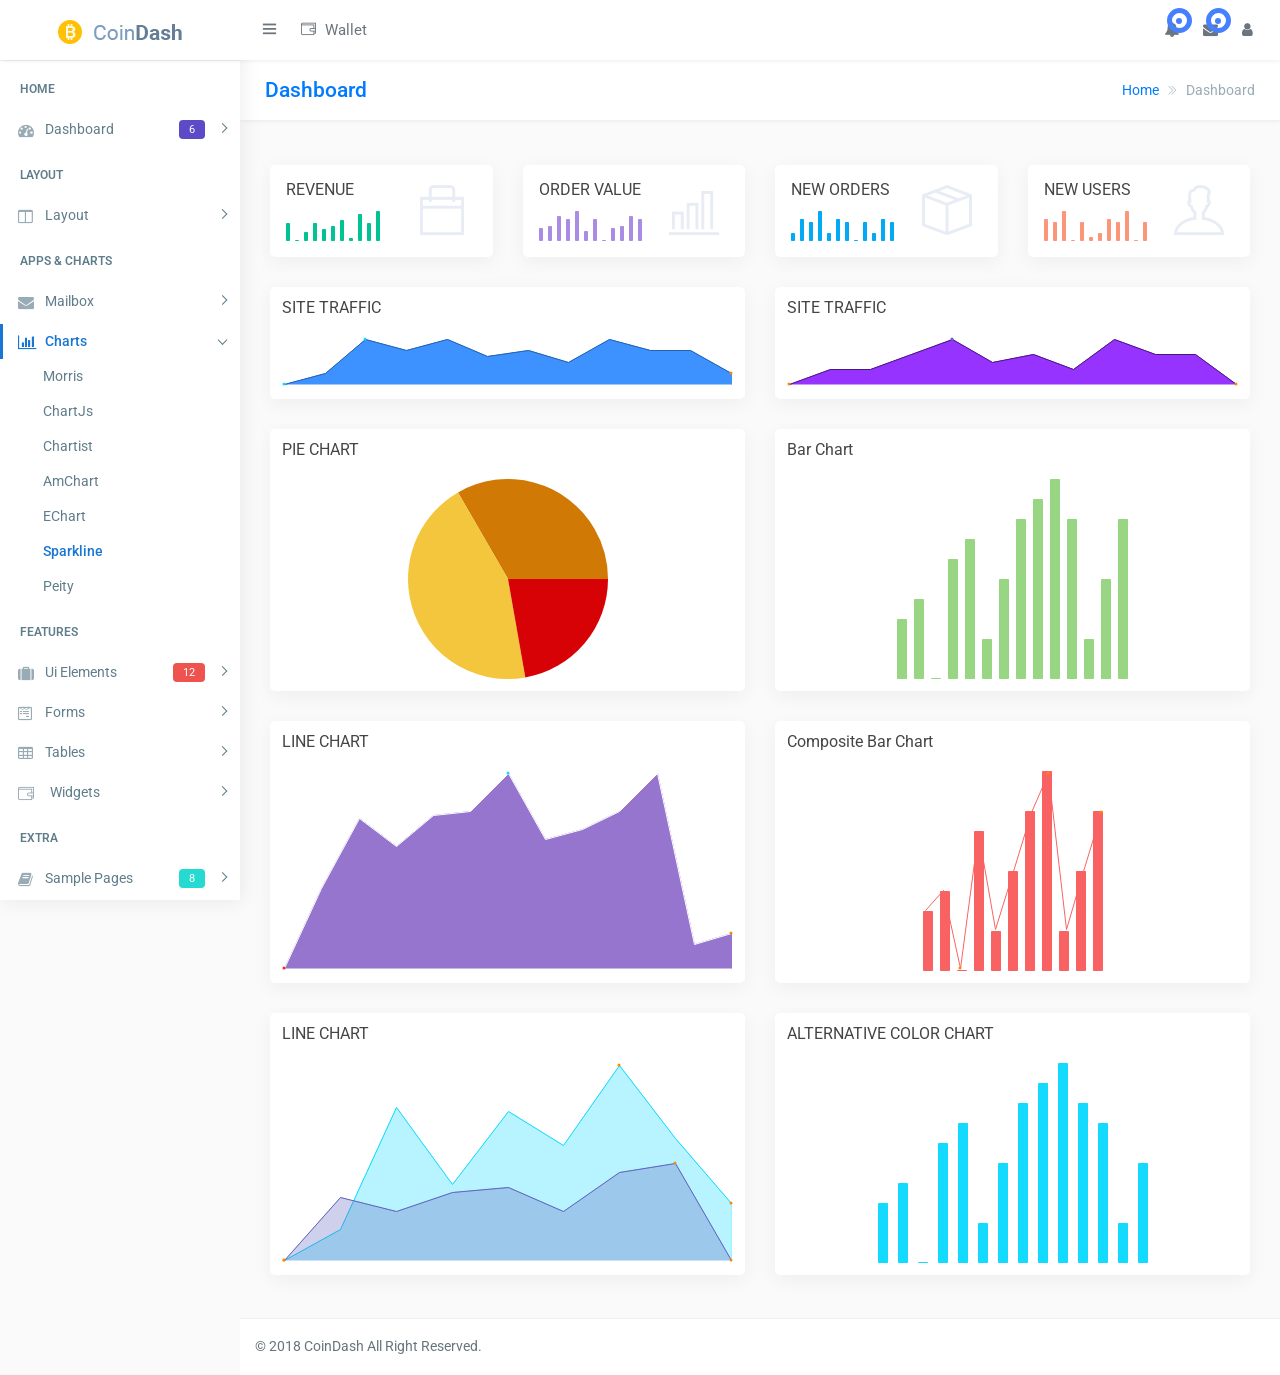
<file: public/Plantilla/chart-sparkline.html>
<!DOCTYPE html>
<html lang="en">

<head>
    <meta charset="utf-8">
    <meta http-equiv="X-UA-Compatible" content="IE=edge">
    <!-- Tell the browser to be responsive to screen width -->
    <meta name="viewport" content="width=device-width, initial-scale=1">
    <meta name="description" content="">
    <meta name="author" content="">
    <!-- Favicon icon -->
    <link rel="icon" type="image/png" sizes="16x16" href="images/favicon.png">
    <title>CoinDash - Cryptocurrency Dashboard Admin Template</title>
    <!-- Custom CSS -->

    <link href="css/style.css" rel="stylesheet">
</head>

<body class="header-fix fix-sidebar">

    <!-- Main wrapper  -->
    <div id="main-wrapper">
        <!-- header header  -->
        <div class="header">
            <nav class="navbar top-navbar navbar-expand-md navbar-light">
                <!-- Logo -->
                <div class="navbar-header">
                    <a class="navbar-brand" href="index.html">
                        <!-- Logo icon -->
                        <b><img src="images/logo.png" alt="homepage" class="dark-logo" /></b>
                        <!--End Logo icon -->
                        <!-- Logo text -->
                        <span><img src="images/logo-text.png" alt="homepage" class="dark-logo" /></span>
                    </a>
                </div>
                <!-- End Logo -->
                <div class="navbar-collapse">
                    <!-- toggle and nav items -->
                    <ul class="navbar-nav mr-auto mt-md-0">
                        <!-- This is  -->
                        <li class="nav-item"> <a class="nav-link toggle-nav hidden-md-up text-muted  " href="javascript:void(0)"><i class="mdi mdi-menu"></i></a> </li>
                        <li class="nav-item m-l-10"> <a class="nav-link sidebartoggle hidden-sm-down text-muted  " href="javascript:void(0)"><i class="ti-menu"></i></a> </li>
                        <!-- Messages -->
                        <li class="nav-item dropdown mega-menu"> <a class="nav-link dropdown-toggle text-muted  " href="#" data-toggle="dropdown" aria-haspopup="true" aria-expanded="false"><i class="ti-wallet m-r-5"></i> Wallet</a>
                            <div class="dropdown-menu animated slideInDown">
                                <ul class="mega-menu-menu row">

                                    <li class="col-lg-3  m-b-30">
                                        <h4 class="m-b-20">Bitcoin BTC</h4>
                                        <!-- Contact -->
                                        <ul>
                                            <li><a href="#"><i class="cc BTC"></i> Bitcoin Transaction</a></li>
                                            <li><a href="#"><i class="cc BTC"></i> Bitcoin Transaction</a></li>
                                            <li><a href="#"><i class="cc BTC"></i> Bitcoin Transaction</a></li>
                                            <li><a href="#"><i class="cc BTC"></i> Bitcoin Transaction</a></li>
                                        </ul>
                                    </li>
                                    <li class="col-lg-3 col-xlg-3 m-b-30">
                                        <h4 class="m-b-20">Bitcoin BTC</h4>
                                        <!-- List style -->
                                        <ul class="list-style-none">
                                            <li><a href="#"><i class="cc BTC"></i> Bitcoin Transaction</a></li>
                                            <li><a href="#"><i class="cc BTC"></i> Bitcoin Transaction</a></li>
                                            <li><a href="#"><i class="cc BTC"></i> Bitcoin Transaction</a></li>
                                            <li><a href="#"><i class="cc BTC"></i> Bitcoin Transaction</a></li>
                                            <li><a href="#"><i class="cc BTC"></i> Bitcoin Transaction</a></li>
                                        </ul>
                                    </li>
                                    <li class="col-lg-3 col-xlg-3 m-b-30">
                                        <h4 class="m-b-20">Bitcoin BTC</h4>
                                        <!-- List style -->
                                        <ul class="list-style-none">
                                            <li><a href="#"><i class="cc BTC"></i> Bitcoin Transaction</a></li>
                                            <li><a href="#"><i class="cc BTC"></i> Bitcoin Transaction</a></li>
                                            <li><a href="#"><i class="cc BTC"></i> Bitcoin Transaction</a></li>
                                            <li><a href="#"><i class="cc BTC"></i> Bitcoin Transaction</a></li>
                                            <li><a href="#"><i class="cc BTC"></i> Bitcoin Transaction</a></li>
                                        </ul>
                                    </li>
                                    <li class="col-lg-3 col-xlg-3 m-b-30">
                                        <h4 class="m-b-20">Bitcoin BTC</h4>
                                        <!-- List style -->
                                        <ul class="list-style-none">
                                            <li><a href="#"><i class="cc BTC"></i> Bitcoin Transaction</a></li>
                                            <li><a href="#"><i class="cc BTC"></i> Bitcoin Transaction</a></li>
                                            <li><a href="#"><i class="cc BTC"></i> Bitcoin Transaction</a></li>
                                            <li><a href="#"><i class="cc BTC"></i> Bitcoin Transaction</a></li>
                                            <li><a href="#"><i class="cc BTC"></i> Bitcoin Transaction</a></li>
                                        </ul>
                                    </li>
                                </ul>
                            </div>
                        </li>
                        <!-- End Messages -->
                    </ul>
                    <!-- User profile and search -->
                    <ul class="navbar-nav my-lg-0">
                        <!-- Comment -->
                        <li class="nav-item dropdown">
                            <a class="nav-link dropdown-toggle text-muted text-muted  " href="#" data-toggle="dropdown" aria-haspopup="true" aria-expanded="false"> <i class="fa fa-bell"></i>
                                <div class="notify"> <span class="heartbit"></span> <span class="point"></span> </div>
                            </a>
                            <div class="dropdown-menu dropdown-menu-right mailbox animated slideInRight">
                                <ul>
                                    <li>
                                        <div class="drop-title">Notifications</div>
                                    </li>
                                    <li>
                                        <div class="header-notify">
                                            <!-- Message -->
                                            <a href="#">
                                                <i class="cc BTC m-r-10 f-s-40" title="BTC"></i>
                                                <div class="notification-contnet">
                                                    <h5>All Transaction BTC</h5> <span class="mail-desc">Just see the my new admin!</span>
                                                </div>
                                            </a>
                                            <!-- Message -->
                                            <a href="#">
                                                <i class="cc LTC m-r-10 f-s-40" title="BTC"></i>
                                                <div class="notification-contnet">
                                                    <h5>This is LTC coin</h5> <span class="mail-desc">Just a reminder that you have event</span>
                                                </div>
                                            </a>
                                            <!-- Message -->
                                            <a href="#">
                                                <i class="cc DASH m-r-10 f-s-40" title="BTC"></i>
                                                <div class="notification-contnet">
                                                    <h5>This is DASH coin</h5> <span class="mail-desc">You can customize this template as you want</span>
                                                </div>
                                            </a>
                                            <!-- Message -->
                                            <a href="#">
                                                <i class="cc XRP m-r-10 f-s-40" title="BTC"></i>
                                                <div class="notification-contnet">
                                                    <h5>This is LTC coin</h5> <span class="mail-desc">Just see the my admin!</span>
                                                </div>
                                            </a>
                                        </div>
                                    </li>
                                    <li>
                                        <a class="nav-link text-center" href="javascript:void(0);"> Check all notifications <i class="fa fa-angle-right"></i> </a>
                                    </li>
                                </ul>
                            </div>
                        </li>
                        <!-- End Comment -->
                        <!-- Messages -->
                        <li class="nav-item dropdown">
                            <a class="nav-link dropdown-toggle text-muted  " href="#" id="2" data-toggle="dropdown" aria-haspopup="true" aria-expanded="false"> <i class="fa fa-envelope"></i>
                                <div class="notify"> <span class="heartbit"></span> <span class="point"></span> </div>
                            </a>
                            <div class="dropdown-menu dropdown-menu-right mailbox animated slideInRight" aria-labelledby="2">
                                <ul>
                                    <li>
                                        <div class="drop-title">You have 4 new messages</div>
                                    </li>
                                    <li>
                                        <div class="header-notify">
                                            <!-- Message -->
                                            <a href="#">

                                                <div class="notification-contnet">
                                                    <h5>Michael Qin</h5> <span class="mail-desc">Just see the my admin!</span>
                                                </div>
                                            </a>
                                            <!-- Message -->
                                            <a href="#">

                                                <div class="notification-contnet">
                                                    <h5>John Doe</h5> <span class="mail-desc">I've sung a song! See you at</span>
                                                </div>
                                            </a>
                                            <!-- Message -->
                                            <a href="#">

                                                <div class="notification-contnet">
                                                    <h5>Mr. John</h5> <span class="mail-desc">I am a singer!</span>
                                                </div>
                                            </a>
                                            <!-- Message -->
                                            <a href="#">

                                                <div class="notification-contnet">
                                                    <h5>Michael Qin</h5> <span class="mail-desc">Just see the my admin!</span>
                                                </div>
                                            </a>
                                        </div>
                                    </li>
                                    <li>
                                        <a class="nav-link text-center" href="javascript:void(0);"> See all e-Mails <i class="fa fa-angle-right"></i> </a>
                                    </li>
                                </ul>
                            </div>
                        </li>
                        <!-- End Messages -->
                        <!-- Profile -->
                        <li class="nav-item dropdown">
                            <a class="nav-link dropdown-toggle text-muted  " href="#" data-toggle="dropdown" aria-haspopup="true" aria-expanded="false"><i class="fa fa-user"></i></a>
                            <div class="dropdown-menu dropdown-menu-right animated slideInRight">
                                <ul class="dropdown-user">
                                    <li role="separator" class="divider"></li>
                                    <li><a href="#"> Profile</a></li>
                                    <li><a href="#"> Balance</a></li>
                                    <li><a href="#"> Inbox</a></li>
                                    <li role="separator" class="divider"></li>
                                    <li><a href="#"> Setting</a></li>
                                    <li role="separator" class="divider"></li>
                                    <li><a href="#"> Logout</a></li>
                                </ul>
                            </div>
                        </li>
                    </ul>
                </div>
            </nav>
        </div>
        <!-- End header header -->
        <!-- Left Sidebar  -->
        <div class="left-sidebar">
            <!-- Sidebar scroll-->
            <div class="scroll-sidebar">
                <!-- Sidebar navigation-->
                <nav class="sidebar-nav">
                    <ul id="sidebar-menu">
                        <li class="nav-devider"></li>
                        <li class="nav-label">Home</li>
                        <li> <a class="has-arrow  " href="#" aria-expanded="false"><i class="fa fa-tachometer"></i><span class="hide-menu">Dashboard <span class="label label-rouded label-primary pull-right">6</span></span></a>
                            <ul aria-expanded="false" class="collapse">
                                <li><a href="index.html">Dashboard 1 </a></li>
                                <li><a href="index1.html">Dashboard 2 </a></li>
                                <li><a href="index2.html">Dashboard 3 </a></li>
                                <li><a href="index3.html">Dashboard 4 </a></li>
                                <li><a href="index4.html">Dashboard 5 </a></li>
                                <li><a href="index5.html">Dashboard 6 </a></li>
                            </ul>
                        </li>
                        <li class="nav-label">Layout</li>
                        <li> <a class="has-arrow  " href="#" aria-expanded="false"><i class="fa fa-columns"></i><span class="hide-menu">Layout</span></a>
                            <ul aria-expanded="false" class="collapse">
                                <li><a href="layout-blank.html">Blank</a></li>
                                <li><a href="layout-boxed.html">Boxed</a></li>
                                <li><a href="layout-fix-header.html">Fix Header</a></li>
                                <li><a href="layout-fix-sidebar.html">Fix Sidebar</a></li>
                            </ul>
                        </li>
                        <li class="nav-label">Apps &amp; Charts</li>
                        <li> <a class="has-arrow  " href="#" aria-expanded="false"><i class="fa fa-envelope"></i><span class="hide-menu">Mailbox</span></a>
                            <ul aria-expanded="false" class="collapse">
                                <li><a href="email-compose.html">Compose</a></li>
                                <li><a href="email-read.html">Read</a></li>
                                <li><a href="email-inbox.html">Inbox</a></li>
                            </ul>
                        </li>
                        <li> <a class="has-arrow  " href="#" aria-expanded="false"><i class="fa fa-bar-chart"></i><span class="hide-menu">Charts</span></a>
                            <ul aria-expanded="false" class="collapse">

                                <li><a href="chart-morris.html">Morris</a></li>
                                <li><a href="chart-chartjs.html">ChartJs</a></li>
                                <li><a href="chart-chartist.html">Chartist </a></li>
                                <li><a href="chart-amchart.html">AmChart</a></li>
                                <li><a href="chart-echart.html">EChart</a></li>
                                <li><a href="chart-sparkline.html">Sparkline</a></li>
                                <li><a href="chart-peity.html">Peity</a></li>
                            </ul>
                        </li>
                        <li class="nav-label">Features</li>
                        <li> <a class="has-arrow  " href="#" aria-expanded="false"><i class="fa fa-suitcase"></i><span class="hide-menu">Ui Elements <span class="label label-rouded label-danger pull-right">12</span></span></a>
                            <ul aria-expanded="false" class="collapse">
                                <li><a href="ui-alert.html">Alert</a></li>
                                <li><a href="ui-button.html">Button</a></li>
                                <li><a href="ui-dropdown.html">Dropdown</a></li>
                                <li><a href="ui-progressbar.html">Progressbar</a></li>
                                <li><a href="ui-tab.html">Tab</a></li>
                                <li><a href="ui-typography.html">Typography</a></li>
                                <li><a href="uc-calender.html">Calender</a></li>
                                <li><a href="uc-datamap.html">Datamap</a></li>
                                <li><a href="uc-nestedable.html">Nestedable</a></li>
                                <li><a href="uc-sweetalert.html">Sweetalert</a></li>
                                <li><a href="uc-toastr.html">Toastr</a></li>
                                <li><a href="uc-weather.html">Weather</a></li>
                            </ul>
                        </li>
                        <li> <a class="has-arrow  " href="#" aria-expanded="false"><i class="fa fa-wpforms"></i><span class="hide-menu">Forms</span></a>
                            <ul aria-expanded="false" class="collapse">
                                <li><a href="form-basic.html">Basic Forms</a></li>
                                <li><a href="form-layout.html">Form Layout</a></li>
                                <li><a href="form-validation.html">Form Validation</a></li>
                                <li><a href="form-editor.html">Editor</a></li>
                                <li><a href="form-dropzone.html">Dropzone</a></li>
                            </ul>
                        </li>
                        <li> <a class="has-arrow  " href="#" aria-expanded="false"><i class="fa fa-table"></i><span class="hide-menu">Tables</span></a>
                            <ul aria-expanded="false" class="collapse">
                                <li><a href="table-bootstrap.html">Basic Tables</a></li>
                                <li><a href="table-datatable.html">Data Tables</a></li>
                            </ul>
                        </li>
                        <li> <a class="has-arrow  " href="#" aria-expanded="false"><i class="ti-wallet m-r-5"></i><span class="hide-menu">Widgets</span></a>
                            <ul aria-expanded="false" class="collapse">
                                <li><a href="widget.html">Widgets</a></li>
                            </ul>
                        </li>
                        <li class="nav-label">EXTRA</li>
                        <li> <a class="has-arrow  " href="#" aria-expanded="false"><i class="fa fa-book"></i><span class="hide-menu">Sample Pages <span class="label label-rouded label-success pull-right">8</span></span></a>
                            <ul aria-expanded="false" class="collapse">

                                <li><a href="#" class="has-arrow">Authentication <span class="label label-rounded label-success">3</span></a>
                                    <ul aria-expanded="false" class="collapse">
                                        <li><a href="page-login.html">Login</a></li>
                                        <li><a href="page-register.html">Register</a></li>
                                        <li><a href="page-invoice.html">Invoice</a></li>
                                    </ul>
                                </li>
                                <li><a href="#" class="has-arrow">Error Pages</a>
                                    <ul aria-expanded="false" class="collapse">
                                        <li><a href="page-error-400.html">400</a></li>
                                        <li><a href="page-error-403.html">403</a></li>
                                        <li><a href="page-error-404.html">404</a></li>
                                        <li><a href="page-error-500.html">500</a></li>
                                        <li><a href="page-error-503.html">503</a></li>
                                    </ul>
                                </li>
                            </ul>
                        </li>
                        <li> <a class="has-arrow  " href="#" aria-expanded="false"><i class="fa fa-map-marker"></i><span class="hide-menu">Maps</span></a>
                            <ul aria-expanded="false" class="collapse">
                                <li><a href="map-vector.html">Vector Map</a></li>
                            </ul>
                        </li>
                        <li> <a class="has-arrow  " href="#" aria-expanded="false"><i class="fa fa-level-down"></i><span class="hide-menu">Multi level dd</span></a>
                            <ul aria-expanded="false" class="collapse">
                                <li><a href="#">item 1.1</a></li>
                                <li><a href="#">item 1.2</a></li>
                                <li> <a class="has-arrow" href="#" aria-expanded="false">Menu 1.3</a>
                                    <ul aria-expanded="false" class="collapse">
                                        <li><a href="#">item 1.3.1</a></li>
                                        <li><a href="#">item 1.3.2</a></li>
                                        <li><a href="#">item 1.3.3</a></li>
                                        <li><a href="#">item 1.3.4</a></li>
                                    </ul>
                                </li>
                                <li><a href="#">item 1.4</a></li>
                            </ul>
                        </li>
                    </ul>
                </nav>
                <!-- End Sidebar navigation -->
            </div>
            <!-- End Sidebar scroll-->
        </div>
        <!-- End Left Sidebar  -->
        <!-- Page wrapper  -->
        <div class="page-wrapper">
            <!-- Bread crumb -->
            <div class="row page-titles">
                <div class="col-md-5 align-self-center">
                    <h3 class="text-primary">Dashboard</h3>
                </div>
                <div class="col-md-7 align-self-center">
                    <ol class="breadcrumb">
                        <li class="breadcrumb-item"><a href="javascript:void(0)">Home</a></li>
                        <li class="breadcrumb-item active">Dashboard</li>
                    </ol>
                </div>
            </div>
            <!-- End Bread crumb -->
            <!-- Container fluid  -->
            <div class="container-fluid">
                <!-- Start Page Content -->
                <div class="row">
                    <div class="col-lg-3">
                        <div class="card nestable-cart p-3 flex-row">

                            <div class="mr-auto">
                                <div class="card-title">
                                    <h5>REVENUE</h5>

                                </div>
                                <div class="sparkline-unix">
                                    <span id="sparklinedash"></span>
                                </div>
                            </div>
                            <div class="pull-right text-right mt-1">
                                <i class="ti-bag ti-3x color-light"></i>
                            </div>
                        </div>
                        <!-- /# card -->
                    </div>
                    <!-- /# column -->
                    <div class="col-lg-3">
                        <div class="card nestable-cart p-3 flex-row">
                            <div class="mr-auto">
                                <div class="card-title">
                                    <h5>ORDER VALUE</h5>

                                </div>
                                <div class="sparkline-unix">
                                    <span id="sparklinedash2"></span>
                                </div>
                            </div>
                            <div class="pull-right text-right mt-1">
                                <i class="ti-bar-chart ti-3x color-light"></i>
                            </div>
                        </div>
                        <!-- /# card -->
                    </div>
                    <!-- /# column -->
                    <div class="col-lg-3">
                        <div class="card nestable-cart p-3 flex-row">
                            <div class="mr-auto">
                                <div class="card-title">
                                    <h5>NEW ORDERS</h5>

                                </div>
                                <div class="sparkline-unix">
                                    <span id="sparklinedash3"></span>
                                </div>
                            </div>
                            <div class="pull-right text-right mt-1">
                                <i class="ti-package ti-3x color-light"></i>
                            </div>

                        </div>
                        <!-- /# card -->
                    </div>
                    <!-- /# column -->
                    <div class="col-lg-3">
                        <div class="card nestable-cart p-3 flex-row">
                            <div class="mr-auto">
                                <div class="card-title">
                                    <h5>NEW USERS</h5>

                                </div>
                                <div class="sparkline-unix">
                                    <span id="sparklinedash5"></span>
                                </div>
                            </div>
                            <div class="pull-right text-right mt-1">
                                <i class="ti-user ti-3x color-light"></i>
                            </div>

                        </div>
                        <!-- /# card -->
                    </div>
                    <!-- /# column -->
                </div>
                <!-- /# row -->
                <div class="row">

                    <!-- /# column -->
                    <div class="col-lg-6">
                        <div class="card nestable-cart">
                            <div class="card-title">
                                <h5>SITE TRAFFIC</h5>

                            </div>
                            <div class="sparkline-unix">
                                <div id="sparkline9"></div>
                            </div>
                        </div>
                        <!-- /# card -->
                    </div>
                    <!-- /# column -->
                    <div class="col-lg-6">
                        <div class="card nestable-cart">
                            <div class="card-title">
                                <h5>SITE TRAFFIC</h5>

                            </div>
                            <div class="sparkline-unix">
                                <div id="sparkline10"></div>
                            </div>
                        </div>
                        <!-- /# card -->
                    </div>
                    <!-- /# column -->
                </div>
                <!-- /# row -->

                <div class="row">
                    <div class="col-lg-6">
                        <div class="card nestable-cart">
                            <div class="card-title">
                                <h5>PIE CHART</h5>

                            </div>
                            <div class="sparkline-unix">
                                <div id="sparkline11" class="text-center"></div>
                            </div>
                        </div>
                        <!-- /# card -->
                    </div>
                    <!-- /# column -->


                    <div class="col-lg-6">
                        <div class="card nestable-cart">
                            <div class="card-title">
                                <h5>Bar Chart</h5>

                            </div>
                            <div class="sparkline-unix">
                                <div id="sparkline12" class="text-center"></div>
                            </div>
                        </div>
                        <!-- /# card -->
                    </div>
                    <!-- /# column -->

                </div>
                <!-- /# row -->
                <div class="row">

                    <div class="col-lg-6">
                        <div class="card nestable-cart sperkline_fourteen_bg">
                            <div class="card-title">
                                <h5>LINE CHART</h5>

                            </div>
                            <div class="sparkline-unix">
                                <div id="sparkline14" class="text-center"></div>
                            </div>
                        </div>
                        <!-- /# card -->
                    </div>
                    <!-- /# column -->
                    <div class="col-lg-6">
                        <div class="card nestable-cart">
                            <div class="card-title">
                                <h5>Composite Bar Chart</h5>

                            </div>
                            <div class="sparkline-unix">
                                <div id="sparkline13" class="text-center"></div>
                            </div>
                        </div>
                        <!-- /# card -->
                    </div>
                    <!-- /# column -->
                </div>
                <!-- /# row -->
                <div class="row">
                    <div class="col-lg-6">
                        <div class="card nestable-cart">
                            <div class="card-title">
                                <h5>LINE CHART</h5>

                            </div>
                            <div class="sparkline-unix">
                                <div id="sparkline16" class="text-center"></div>
                            </div>
                        </div>
                        <!-- /# card -->
                    </div>
                    <!-- /# column -->




                    <div class="col-lg-6">
                        <div class="card nestable-cart">
                            <div class="card-title">
                                <h5>ALTERNATIVE COLOR CHART</h5>

                            </div>
                            <div class="sparkline-unix">
                                <div id="sparkline15" class="text-center"></div>
                            </div>
                        </div>
                        <!-- /# card -->
                    </div>
                    <!-- /# column -->

                </div>
                <!-- /# row -->
                <!-- End PAge Content -->
            </div>
            <!-- End Container fluid  -->
            <!-- footer -->
            <footer class="footer"> © 2018 CoinDash All Right Reserved.</footer>
            <!-- End footer -->
        </div>
        <!-- End Page wrapper  -->
    </div>
    <!-- End Wrapper -->
    <!-- All Jquery -->
    <script src="js/lib/jquery/jquery.min.js"></script>
    <!-- Bootstrap tether Core JavaScript -->
    <script src="js/lib/bootstrap/js/popper.min.js"></script>
    <script src="js/lib/bootstrap/js/bootstrap.min.js"></script>
    <!-- slimscrollbar scrollbar JavaScript -->
    <script src="js/jquery.slimscroll.js"></script>
    <!--Menu sidebar -->
    <script src="js/sidebarmenu.js"></script>
    <!--stickey kit -->
    <script src="js/lib/sticky-kit-master/dist/sticky-kit.min.js"></script>

    <script src="js/lib/sparklinechart/jquery.sparkline.min.js"></script>
    <!-- sparkline init-->
    <script src="js/lib/sparklinechart/sparkline.init.js"></script>
    <!--Custom JavaScript -->
    <script src="js/custom.min.js"></script>

</body>

</html>
</file>
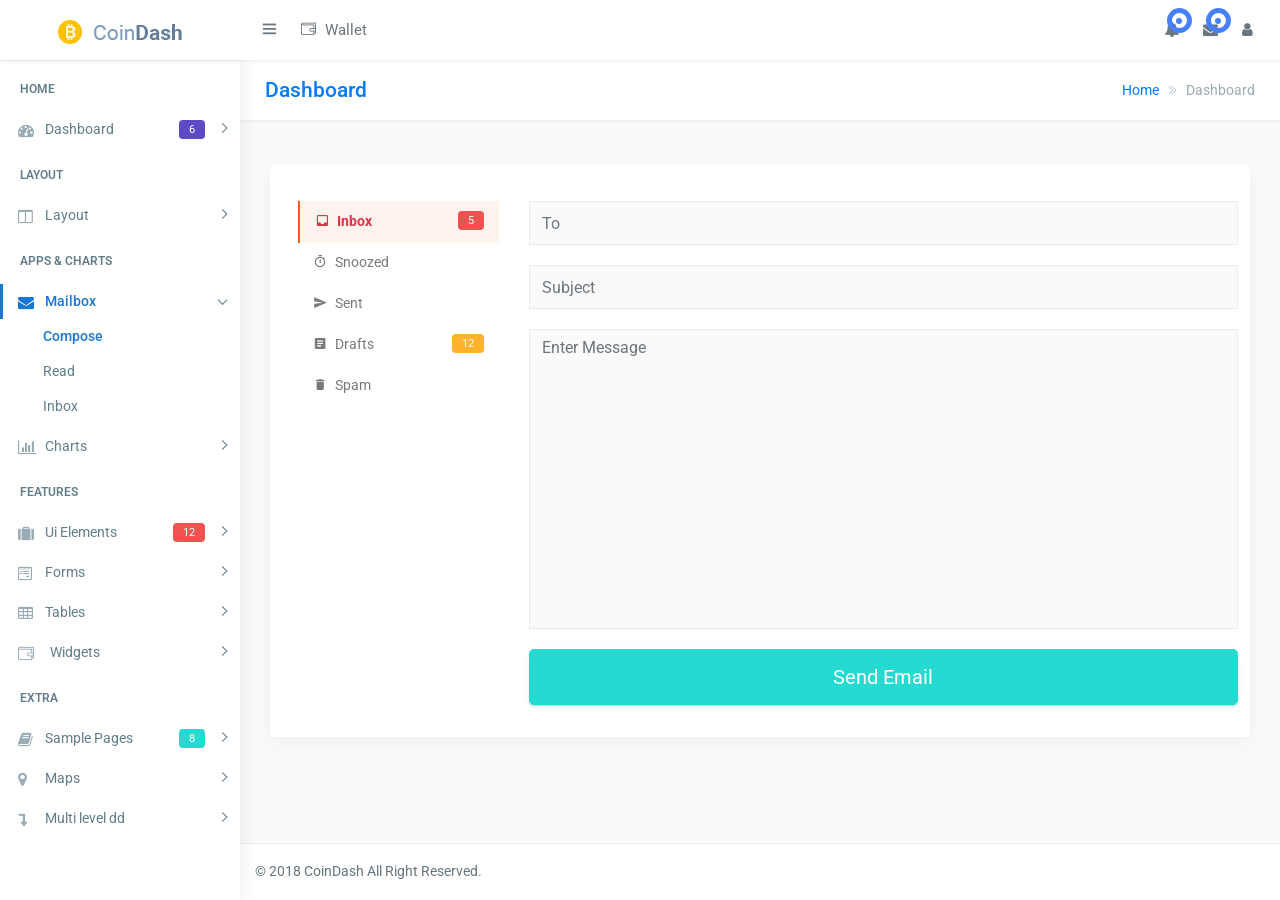
<file: public/Plantilla/email-compose.html>
<!DOCTYPE html>
<html lang="en">

<head>
    <meta charset="utf-8">
    <meta http-equiv="X-UA-Compatible" content="IE=edge">
    <!-- Tell the browser to be responsive to screen width -->
    <meta name="viewport" content="width=device-width, initial-scale=1">
    <meta name="description" content="">
    <meta name="author" content="">
    <!-- Favicon icon -->
    <link rel="icon" type="image/png" sizes="16x16" href="images/favicon.png">
    <title>CoinDash - Cryptocurrency Dashboard Admin Template</title>
    <!-- Custom CSS -->

    <link href="css/style.css" rel="stylesheet">
</head>

<body class="header-fix fix-sidebar">
    <!-- Main wrapper  -->
    <div id="main-wrapper">
        <!-- header header  -->
        <div class="header">
            <nav class="navbar top-navbar navbar-expand-md navbar-light">
                <!-- Logo -->
                <div class="navbar-header">
                    <a class="navbar-brand" href="index.html">
                        <!-- Logo icon -->
                        <b><img src="images/logo.png" alt="homepage" class="dark-logo" /></b>
                        <!--End Logo icon -->
                        <!-- Logo text -->
                        <span><img src="images/logo-text.png" alt="homepage" class="dark-logo" /></span>
                    </a>
                </div>
                <!-- End Logo -->
                <div class="navbar-collapse">
                    <!-- toggle and nav items -->
                    <ul class="navbar-nav mr-auto mt-md-0">
                        <!-- This is  -->
                        <li class="nav-item"> <a class="nav-link toggle-nav hidden-md-up text-muted  " href="javascript:void(0)"><i class="mdi mdi-menu"></i></a> </li>
                        <li class="nav-item m-l-10"> <a class="nav-link sidebartoggle hidden-sm-down text-muted  " href="javascript:void(0)"><i class="ti-menu"></i></a> </li>
                        <!-- Messages -->
                        <li class="nav-item dropdown mega-menu"> <a class="nav-link dropdown-toggle text-muted  " href="#" data-toggle="dropdown" aria-haspopup="true" aria-expanded="false"><i class="ti-wallet m-r-5"></i> Wallet</a>
                            <div class="dropdown-menu animated slideInDown">
                                <ul class="mega-menu-menu row">
                                    <li class="col-lg-3  m-b-30">
                                        <h4 class="m-b-20">Bitcoin BTC</h4>
                                        <!-- Contact -->
                                        <ul>
                                            <li><a href="#"><i class="cc BTC"></i> Bitcoin Transaction</a></li>
                                            <li><a href="#"><i class="cc BTC"></i> Bitcoin Transaction</a></li>
                                            <li><a href="#"><i class="cc BTC"></i> Bitcoin Transaction</a></li>
                                            <li><a href="#"><i class="cc BTC"></i> Bitcoin Transaction</a></li>
                                        </ul>
                                    </li>
                                    <li class="col-lg-3 col-xlg-3 m-b-30">
                                        <h4 class="m-b-20">Bitcoin BTC</h4>
                                        <!-- List style -->
                                        <ul class="list-style-none">
                                            <li><a href="#"><i class="cc BTC"></i> Bitcoin Transaction</a></li>
                                            <li><a href="#"><i class="cc BTC"></i> Bitcoin Transaction</a></li>
                                            <li><a href="#"><i class="cc BTC"></i> Bitcoin Transaction</a></li>
                                            <li><a href="#"><i class="cc BTC"></i> Bitcoin Transaction</a></li>
                                            <li><a href="#"><i class="cc BTC"></i> Bitcoin Transaction</a></li>
                                        </ul>
                                    </li>
                                    <li class="col-lg-3 col-xlg-3 m-b-30">
                                        <h4 class="m-b-20">Bitcoin BTC</h4>
                                        <!-- List style -->
                                        <ul class="list-style-none">
                                            <li><a href="#"><i class="cc BTC"></i> Bitcoin Transaction</a></li>
                                            <li><a href="#"><i class="cc BTC"></i> Bitcoin Transaction</a></li>
                                            <li><a href="#"><i class="cc BTC"></i> Bitcoin Transaction</a></li>
                                            <li><a href="#"><i class="cc BTC"></i> Bitcoin Transaction</a></li>
                                            <li><a href="#"><i class="cc BTC"></i> Bitcoin Transaction</a></li>
                                        </ul>
                                    </li>
                                    <li class="col-lg-3 col-xlg-3 m-b-30">
                                        <h4 class="m-b-20">Bitcoin BTC</h4>
                                        <!-- List style -->
                                        <ul class="list-style-none">
                                            <li><a href="#"><i class="cc BTC"></i> Bitcoin Transaction</a></li>
                                            <li><a href="#"><i class="cc BTC"></i> Bitcoin Transaction</a></li>
                                            <li><a href="#"><i class="cc BTC"></i> Bitcoin Transaction</a></li>
                                            <li><a href="#"><i class="cc BTC"></i> Bitcoin Transaction</a></li>
                                            <li><a href="#"><i class="cc BTC"></i> Bitcoin Transaction</a></li>
                                        </ul>
                                    </li>
                                </ul>
                            </div>
                        </li>
                        <!-- End Messages -->
                    </ul>
                    <!-- User profile and search -->
                    <ul class="navbar-nav my-lg-0">
                        <!-- Comment -->
                        <li class="nav-item dropdown">
                            <a class="nav-link dropdown-toggle text-muted text-muted  " href="#" data-toggle="dropdown" aria-haspopup="true" aria-expanded="false"> <i class="fa fa-bell"></i>
                                <div class="notify"> <span class="heartbit"></span> <span class="point"></span> </div>
                            </a>
                            <div class="dropdown-menu dropdown-menu-right mailbox animated slideInRight">
                                <ul>
                                    <li>
                                        <div class="drop-title">Notifications</div>
                                    </li>
                                    <li>
                                        <div class="header-notify">
                                            <!-- Message -->
                                            <a href="#">
                                                <i class="cc BTC m-r-10 f-s-40" title="BTC"></i>
                                                <div class="notification-contnet">
                                                    <h5>All Transaction BTC</h5> <span class="mail-desc">Just see the my new admin!</span>
                                                </div>
                                            </a>
                                            <!-- Message -->
                                            <a href="#">
                                                <i class="cc LTC m-r-10 f-s-40" title="BTC"></i>
                                                <div class="notification-contnet">
                                                    <h5>This is LTC coin</h5> <span class="mail-desc">Just a reminder that you have event</span>
                                                </div>
                                            </a>
                                            <!-- Message -->
                                            <a href="#">
                                                <i class="cc DASH m-r-10 f-s-40" title="BTC"></i>
                                                <div class="notification-contnet">
                                                    <h5>This is DASH coin</h5> <span class="mail-desc">You can customize this template as you want</span>
                                                </div>
                                            </a>
                                            <!-- Message -->
                                            <a href="#">
                                                <i class="cc XRP m-r-10 f-s-40" title="BTC"></i>
                                                <div class="notification-contnet">
                                                    <h5>This is LTC coin</h5> <span class="mail-desc">Just see the my admin!</span>
                                                </div>
                                            </a>
                                        </div>
                                    </li>
                                    <li>
                                        <a class="nav-link text-center" href="javascript:void(0);"> Check all notifications <i class="fa fa-angle-right"></i> </a>
                                    </li>
                                </ul>
                            </div>
                        </li>
                        <!-- End Comment -->
                        <!-- Messages -->
                        <li class="nav-item dropdown">
                            <a class="nav-link dropdown-toggle text-muted  " href="#" id="2" data-toggle="dropdown" aria-haspopup="true" aria-expanded="false"> <i class="fa fa-envelope"></i>
                                <div class="notify"> <span class="heartbit"></span> <span class="point"></span> </div>
                            </a>
                            <div class="dropdown-menu dropdown-menu-right mailbox animated slideInRight" aria-labelledby="2">
                                <ul>
                                    <li>
                                        <div class="drop-title">You have 4 new messages</div>
                                    </li>
                                    <li>
                                        <div class="header-notify">
                                            <!-- Message -->
                                            <a href="#">

                                                <div class="notification-contnet">
                                                    <h5>Michael Qin</h5> <span class="mail-desc">Just see the my admin!</span>
                                                </div>
                                            </a>
                                            <!-- Message -->
                                            <a href="#">

                                                <div class="notification-contnet">
                                                    <h5>John Doe</h5> <span class="mail-desc">I've sung a song! See you at</span>
                                                </div>
                                            </a>
                                            <!-- Message -->
                                            <a href="#">

                                                <div class="notification-contnet">
                                                    <h5>Mr. John</h5> <span class="mail-desc">I am a singer!</span>
                                                </div>
                                            </a>
                                            <!-- Message -->
                                            <a href="#">

                                                <div class="notification-contnet">
                                                    <h5>Michael Qin</h5> <span class="mail-desc">Just see the my admin!</span>
                                                </div>
                                            </a>
                                        </div>
                                    </li>
                                    <li>
                                        <a class="nav-link text-center" href="javascript:void(0);"> See all e-Mails <i class="fa fa-angle-right"></i> </a>
                                    </li>
                                </ul>
                            </div>
                        </li>
                        <!-- End Messages -->
                        <!-- Profile -->
                        <li class="nav-item dropdown">
                            <a class="nav-link dropdown-toggle text-muted  " href="#" data-toggle="dropdown" aria-haspopup="true" aria-expanded="false"><i class="fa fa-user"></i></a>
                            <div class="dropdown-menu dropdown-menu-right animated slideInRight">
                                <ul class="dropdown-user">
                                    <li role="separator" class="divider"></li>
                                    <li><a href="#"> Profile</a></li>
                                    <li><a href="#"> Balance</a></li>
                                    <li><a href="#"> Inbox</a></li>
                                    <li role="separator" class="divider"></li>
                                    <li><a href="#"> Setting</a></li>
                                    <li role="separator" class="divider"></li>
                                    <li><a href="#"> Logout</a></li>
                                </ul>
                            </div>
                        </li>
                    </ul>
                </div>
            </nav>
        </div>
        <!-- End header header -->
        <!-- Left Sidebar  -->
        <div class="left-sidebar">
            <!-- Sidebar scroll-->
            <div class="scroll-sidebar">
                <!-- Sidebar navigation-->
                <nav class="sidebar-nav">
                    <ul id="sidebar-menu">
                        <li class="nav-devider"></li>
                        <li class="nav-label">Home</li>
                        <li> <a class="has-arrow  " href="#" aria-expanded="false"><i class="fa fa-tachometer"></i><span class="hide-menu">Dashboard <span class="label label-rouded label-primary pull-right">6</span></span></a>
                            <ul aria-expanded="false" class="collapse">
                                <li><a href="index.html">Dashboard 1 </a></li>
                                <li><a href="index1.html">Dashboard 2 </a></li>
                                <li><a href="index2.html">Dashboard 3 </a></li>
                                <li><a href="index3.html">Dashboard 4 </a></li>
                                <li><a href="index4.html">Dashboard 5 </a></li>
                                <li><a href="index5.html">Dashboard 6 </a></li>
                            </ul>
                        </li>
                        <li class="nav-label">Layout</li>
                        <li> <a class="has-arrow  " href="#" aria-expanded="false"><i class="fa fa-columns"></i><span class="hide-menu">Layout</span></a>
                            <ul aria-expanded="false" class="collapse">
                                <li><a href="layout-blank.html">Blank</a></li>
                                <li><a href="layout-boxed.html">Boxed</a></li>
                                <li><a href="layout-fix-header.html">Fix Header</a></li>
                                <li><a href="layout-fix-sidebar.html">Fix Sidebar</a></li>
                            </ul>
                        </li>
                        <li class="nav-label">Apps &amp; Charts</li>
                        <li> <a class="has-arrow  " href="#" aria-expanded="false"><i class="fa fa-envelope"></i><span class="hide-menu">Mailbox</span></a>
                            <ul aria-expanded="false" class="collapse">
                                <li><a href="email-compose.html">Compose</a></li>
                                <li><a href="email-read.html">Read</a></li>
                                <li><a href="email-inbox.html">Inbox</a></li>
                            </ul>
                        </li>
                        <li> <a class="has-arrow  " href="#" aria-expanded="false"><i class="fa fa-bar-chart"></i><span class="hide-menu">Charts</span></a>
                            <ul aria-expanded="false" class="collapse">

                                <li><a href="chart-morris.html">Morris</a></li>
                                <li><a href="chart-chartjs.html">ChartJs</a></li>
                                <li><a href="chart-chartist.html">Chartist </a></li>
                                <li><a href="chart-amchart.html">AmChart</a></li>
                                <li><a href="chart-echart.html">EChart</a></li>
                                <li><a href="chart-sparkline.html">Sparkline</a></li>
                                <li><a href="chart-peity.html">Peity</a></li>
                            </ul>
                        </li>
                        <li class="nav-label">Features</li>
                        <li> <a class="has-arrow  " href="#" aria-expanded="false"><i class="fa fa-suitcase"></i><span class="hide-menu">Ui Elements <span class="label label-rouded label-danger pull-right">12</span></span></a>
                            <ul aria-expanded="false" class="collapse">
                                <li><a href="ui-alert.html">Alert</a></li>
                                <li><a href="ui-button.html">Button</a></li>
                                <li><a href="ui-dropdown.html">Dropdown</a></li>
                                <li><a href="ui-progressbar.html">Progressbar</a></li>
                                <li><a href="ui-tab.html">Tab</a></li>
                                <li><a href="ui-typography.html">Typography</a></li>
                                <li><a href="uc-calender.html">Calender</a></li>
                                <li><a href="uc-datamap.html">Datamap</a></li>
                                <li><a href="uc-nestedable.html">Nestedable</a></li>
                                <li><a href="uc-sweetalert.html">Sweetalert</a></li>
                                <li><a href="uc-toastr.html">Toastr</a></li>
                                <li><a href="uc-weather.html">Weather</a></li>
                            </ul>
                        </li>
                        <li> <a class="has-arrow  " href="#" aria-expanded="false"><i class="fa fa-wpforms"></i><span class="hide-menu">Forms</span></a>
                            <ul aria-expanded="false" class="collapse">
                                <li><a href="form-basic.html">Basic Forms</a></li>
                                <li><a href="form-layout.html">Form Layout</a></li>
                                <li><a href="form-validation.html">Form Validation</a></li>
                                <li><a href="form-editor.html">Editor</a></li>
                                <li><a href="form-dropzone.html">Dropzone</a></li>
                            </ul>
                        </li>
                        <li> <a class="has-arrow  " href="#" aria-expanded="false"><i class="fa fa-table"></i><span class="hide-menu">Tables</span></a>
                            <ul aria-expanded="false" class="collapse">
                                <li><a href="table-bootstrap.html">Basic Tables</a></li>
                                <li><a href="table-datatable.html">Data Tables</a></li>
                            </ul>
                        </li>
                        <li> <a class="has-arrow  " href="#" aria-expanded="false"><i class="ti-wallet m-r-5"></i><span class="hide-menu">Widgets</span></a>
                            <ul aria-expanded="false" class="collapse">
                                <li><a href="widget.html">Widgets</a></li>
                            </ul>
                        </li>
                        <li class="nav-label">EXTRA</li>
                        <li> <a class="has-arrow  " href="#" aria-expanded="false"><i class="fa fa-book"></i><span class="hide-menu">Sample Pages <span class="label label-rouded label-success pull-right">8</span></span></a>
                            <ul aria-expanded="false" class="collapse">
                                <li><a href="#" class="has-arrow">Authentication <span class="label label-rounded label-success">3</span></a>
                                    <ul aria-expanded="false" class="collapse">
                                        <li><a href="page-login.html">Login</a></li>
                                        <li><a href="page-register.html">Register</a></li>
                                        <li><a href="page-invoice.html">Invoice</a></li>
                                    </ul>
                                </li>
                                <li><a href="#" class="has-arrow">Error Pages</a>
                                    <ul aria-expanded="false" class="collapse">
                                        <li><a href="page-error-400.html">400</a></li>
                                        <li><a href="page-error-403.html">403</a></li>
                                        <li><a href="page-error-404.html">404</a></li>
                                        <li><a href="page-error-500.html">500</a></li>
                                        <li><a href="page-error-503.html">503</a></li>
                                    </ul>
                                </li>
                            </ul>
                        </li>
                        <li> <a class="has-arrow  " href="#" aria-expanded="false"><i class="fa fa-map-marker"></i><span class="hide-menu">Maps</span></a>
                            <ul aria-expanded="false" class="collapse">
                                <li><a href="map-vector.html">Vector Map</a></li>
                            </ul>
                        </li>
                        <li> <a class="has-arrow  " href="#" aria-expanded="false"><i class="fa fa-level-down"></i><span class="hide-menu">Multi level dd</span></a>
                            <ul aria-expanded="false" class="collapse">
                                <li><a href="#">item 1.1</a></li>
                                <li><a href="#">item 1.2</a></li>
                                <li> <a class="has-arrow" href="#" aria-expanded="false">Menu 1.3</a>
                                    <ul aria-expanded="false" class="collapse">
                                        <li><a href="#">item 1.3.1</a></li>
                                        <li><a href="#">item 1.3.2</a></li>
                                        <li><a href="#">item 1.3.3</a></li>
                                        <li><a href="#">item 1.3.4</a></li>
                                    </ul>
                                </li>
                                <li><a href="#">item 1.4</a></li>
                            </ul>
                        </li>
                    </ul>
                </nav>
                <!-- End Sidebar navigation -->
            </div>
            <!-- End Sidebar scroll-->
        </div>
        <!-- End Left Sidebar  -->
        <!-- Page wrapper  -->
        <div class="page-wrapper">
            <!-- Bread crumb -->
            <div class="row page-titles">
                <div class="col-md-5 align-self-center">
                    <h3 class="text-primary">Dashboard</h3>
                </div>
                <div class="col-md-7 align-self-center">
                    <ol class="breadcrumb">
                        <li class="breadcrumb-item"><a href="javascript:void(0)">Home</a></li>
                        <li class="breadcrumb-item active">Dashboard</li>
                    </ol>
                </div>
            </div>
            <!-- End Bread crumb -->
            <!-- Container fluid  -->
            <div class="container-fluid">
                <!-- Start Page Content -->
                <div class="row">
                    <div class="col-12">
                        <div class="card">
                            <div class="card-body">
                                <div class="card-content">
                                    <div class="row">
                                        <!-- Left sidebar -->
                                        <div class="col-lg-3">
                                            <div class="mt-4 ml-3">
                                                <div class="mail-list">
                                                    <a class="list-group-item border-0 text-danger active" href="email-inbox.html"><i class="mdi mdi-inbox font-18 align-middle mr-2"></i><b>Inbox</b><span class="label label-danger float-right ml-2">5</span></a>
                                                    <a class="list-group-item border-0" href="#"><i class="mdi mdi-timer font-18 align-middle mr-2"></i>Snoozed</a>
                                                    <a class="list-group-item border-0" href="#"><i class="mdi mdi-send font-18 align-middle mr-2"></i>Sent</a>
                                                    <a class="list-group-item border-0" href="#"><i class="mdi mdi-file-document-box font-18 align-middle mr-2"></i>Drafts<span class="label label-warning float-right ml-2">12</span></a>

                                                    <a class="list-group-item border-0" href="#"><i class="mdi mdi-delete font-18 align-middle mr-2"></i>Spam</a>
                                                </div>
                                            </div>

                                        </div>
                                        <!-- End Left sidebar -->
                                        <div class="col-lg-9">

                                            <div class="mt-4">
                                                <form>
                                                    <div class="form-group">
                                                        <input type="email" class="form-control" placeholder="To">
                                                    </div>
                                                    <div class="form-group">
                                                        <input type="text" class="form-control" placeholder="Subject">
                                                    </div>
                                                    <div class="form-group">
                                                        <textarea name="name" rows="8" cols="80" class="form-control" style="height:300px" placeholder="Enter Message"></textarea>
                                                    </div>
                                                    <div class="form-group">
                                                        <div class="text-center">
                                                            <a class="btn btn-success btn-flat btn-addon btn-lg btn-block" href="email-compose.html">Send Email</a>
                                                        </div>

                                                    </div>
                                                </form>
                                            </div>
                                            <!-- end card-->
                                        </div>

                                    </div>
                                </div>
                            </div>
                        </div>
                    </div>
                </div>
                <!-- End PAge Content -->
            </div>
            <!-- End Container fluid  -->
            <!-- footer -->
            <footer class="footer"> © 2018 CoinDash All Right Reserved.</footer>
            <!-- End footer -->
        </div>
        <!-- End Page wrapper  -->
    </div>
    <!-- End Wrapper -->
    <!-- All Jquery -->
    <script src="js/lib/jquery/jquery.min.js"></script>
    <!-- Bootstrap tether Core JavaScript -->
    <script src="js/lib/bootstrap/js/popper.min.js"></script>
    <script src="js/lib/bootstrap/js/bootstrap.min.js"></script>
    <!-- slimscrollbar scrollbar JavaScript -->
    <script src="js/jquery.slimscroll.js"></script>
    <!--Menu sidebar -->
    <script src="js/sidebarmenu.js"></script>
    <!--stickey kit -->
    <script src="js/lib/sticky-kit-master/dist/sticky-kit.min.js"></script>
    <!--Custom JavaScript -->
    <script src="js/custom.min.js"></script>
</body>

</html>
</file>
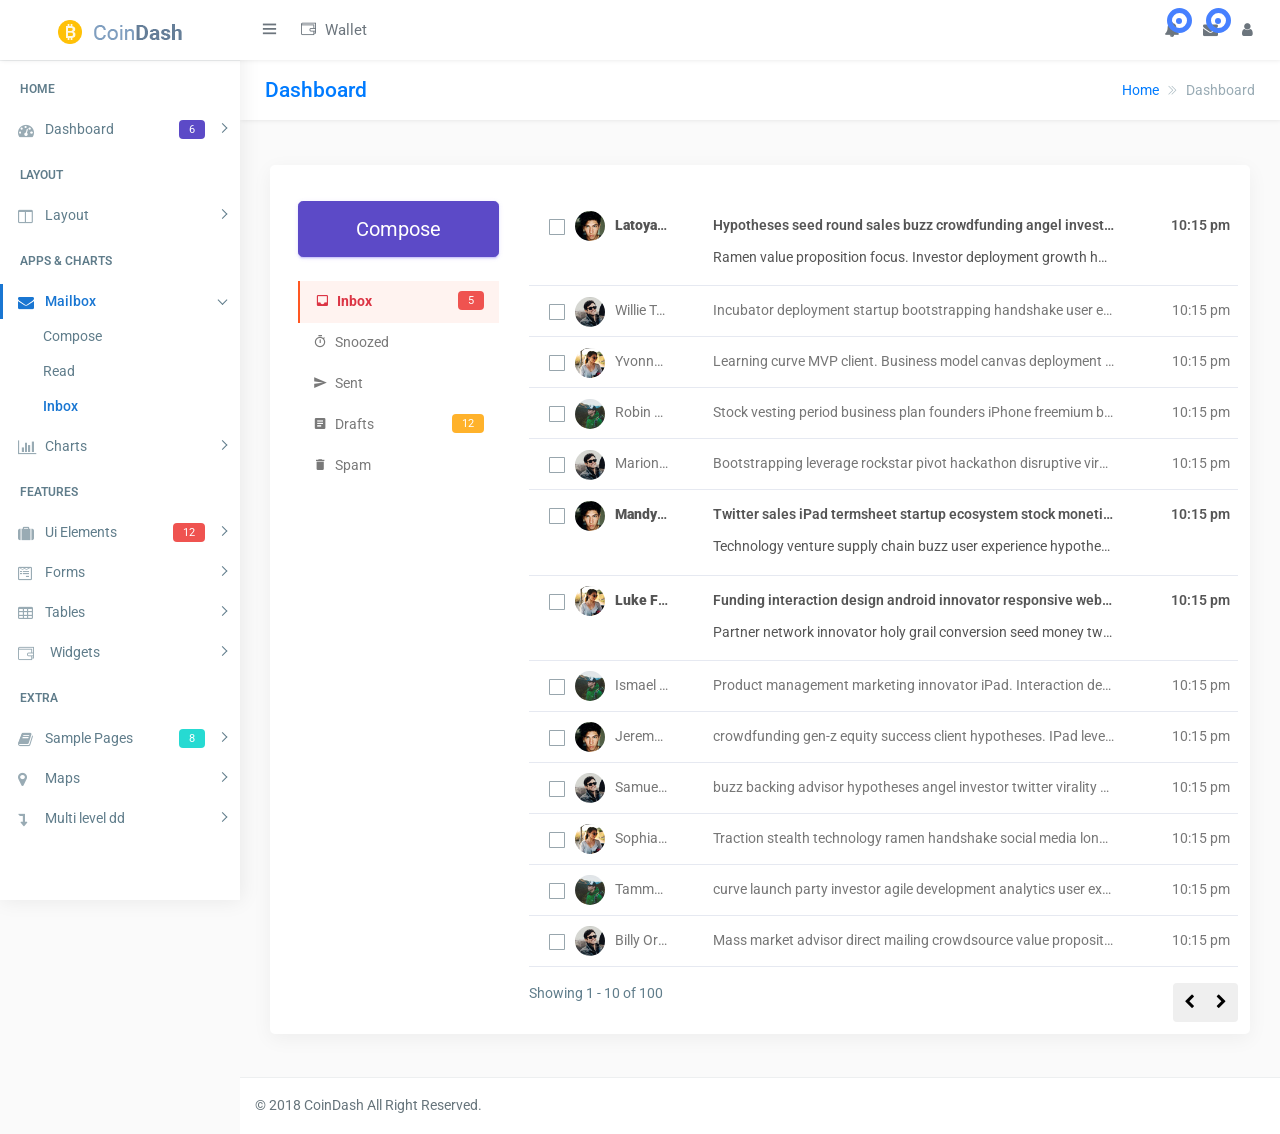
<file: public/Plantilla/email-inbox.html>
<!DOCTYPE html>
<html lang="en">

<head>
    <meta charset="utf-8">
    <meta http-equiv="X-UA-Compatible" content="IE=edge">
    <!-- Tell the browser to be responsive to screen width -->
    <meta name="viewport" content="width=device-width, initial-scale=1">
    <meta name="description" content="">
    <meta name="author" content="">
    <!-- Favicon icon -->
    <link rel="icon" type="image/png" sizes="16x16" href="images/favicon.png">
    <title>CoinDash - Cryptocurrency Dashboard Admin Template</title>
    <!-- Custom CSS -->

    <link href="css/style.css" rel="stylesheet">
</head>

<body class="header-fix fix-sidebar">

    <!-- Main wrapper  -->
    <div id="main-wrapper">
        <!-- header header  -->
        <div class="header">
            <nav class="navbar top-navbar navbar-expand-md navbar-light">
                <!-- Logo -->
                <div class="navbar-header">
                    <a class="navbar-brand" href="index.html">
                        <!-- Logo icon -->
                        <b><img src="images/logo.png" alt="homepage" class="dark-logo" /></b>
                        <!--End Logo icon -->
                        <!-- Logo text -->
                        <span><img src="images/logo-text.png" alt="homepage" class="dark-logo" /></span>
                    </a>
                </div>
                <!-- End Logo -->
                <div class="navbar-collapse">
                    <!-- toggle and nav items -->
                    <ul class="navbar-nav mr-auto mt-md-0">
                        <!-- This is  -->
                        <li class="nav-item"> <a class="nav-link toggle-nav hidden-md-up text-muted  " href="javascript:void(0)"><i class="mdi mdi-menu"></i></a> </li>
                        <li class="nav-item m-l-10"> <a class="nav-link sidebartoggle hidden-sm-down text-muted  " href="javascript:void(0)"><i class="ti-menu"></i></a> </li>
                        <!-- Messages -->
                        <li class="nav-item dropdown mega-menu"> <a class="nav-link dropdown-toggle text-muted  " href="#" data-toggle="dropdown" aria-haspopup="true" aria-expanded="false"><i class="ti-wallet m-r-5"></i> Wallet</a>
                            <div class="dropdown-menu animated slideInDown">
                                <ul class="mega-menu-menu row">

                                    <li class="col-lg-3  m-b-30">
                                        <h4 class="m-b-20">Bitcoin BTC</h4>
                                        <!-- Contact -->
                                        <ul>
                                            <li><a href="#"><i class="cc BTC"></i> Bitcoin Transaction</a></li>
                                            <li><a href="#"><i class="cc BTC"></i> Bitcoin Transaction</a></li>
                                            <li><a href="#"><i class="cc BTC"></i> Bitcoin Transaction</a></li>
                                            <li><a href="#"><i class="cc BTC"></i> Bitcoin Transaction</a></li>
                                        </ul>
                                    </li>
                                    <li class="col-lg-3 col-xlg-3 m-b-30">
                                        <h4 class="m-b-20">Bitcoin BTC</h4>
                                        <!-- List style -->
                                        <ul class="list-style-none">
                                            <li><a href="#"><i class="cc BTC"></i> Bitcoin Transaction</a></li>
                                            <li><a href="#"><i class="cc BTC"></i> Bitcoin Transaction</a></li>
                                            <li><a href="#"><i class="cc BTC"></i> Bitcoin Transaction</a></li>
                                            <li><a href="#"><i class="cc BTC"></i> Bitcoin Transaction</a></li>
                                            <li><a href="#"><i class="cc BTC"></i> Bitcoin Transaction</a></li>
                                        </ul>
                                    </li>
                                    <li class="col-lg-3 col-xlg-3 m-b-30">
                                        <h4 class="m-b-20">Bitcoin BTC</h4>
                                        <!-- List style -->
                                        <ul class="list-style-none">
                                            <li><a href="#"><i class="cc BTC"></i> Bitcoin Transaction</a></li>
                                            <li><a href="#"><i class="cc BTC"></i> Bitcoin Transaction</a></li>
                                            <li><a href="#"><i class="cc BTC"></i> Bitcoin Transaction</a></li>
                                            <li><a href="#"><i class="cc BTC"></i> Bitcoin Transaction</a></li>
                                            <li><a href="#"><i class="cc BTC"></i> Bitcoin Transaction</a></li>
                                        </ul>
                                    </li>
                                    <li class="col-lg-3 col-xlg-3 m-b-30">
                                        <h4 class="m-b-20">Bitcoin BTC</h4>
                                        <!-- List style -->
                                        <ul class="list-style-none">
                                            <li><a href="#"><i class="cc BTC"></i> Bitcoin Transaction</a></li>
                                            <li><a href="#"><i class="cc BTC"></i> Bitcoin Transaction</a></li>
                                            <li><a href="#"><i class="cc BTC"></i> Bitcoin Transaction</a></li>
                                            <li><a href="#"><i class="cc BTC"></i> Bitcoin Transaction</a></li>
                                            <li><a href="#"><i class="cc BTC"></i> Bitcoin Transaction</a></li>
                                        </ul>
                                    </li>
                                </ul>
                            </div>
                        </li>
                        <!-- End Messages -->
                    </ul>
                    <!-- User profile and search -->
                    <ul class="navbar-nav my-lg-0">
                        <!-- Comment -->
                        <li class="nav-item dropdown">
                            <a class="nav-link dropdown-toggle text-muted text-muted  " href="#" data-toggle="dropdown" aria-haspopup="true" aria-expanded="false"> <i class="fa fa-bell"></i>
                                <div class="notify"> <span class="heartbit"></span> <span class="point"></span> </div>
                            </a>
                            <div class="dropdown-menu dropdown-menu-right mailbox animated slideInRight">
                                <ul>
                                    <li>
                                        <div class="drop-title">Notifications</div>
                                    </li>
                                    <li>
                                        <div class="header-notify">
                                            <!-- Message -->
                                            <a href="#">
                                                <i class="cc BTC m-r-10 f-s-40" title="BTC"></i>
                                                <div class="notification-contnet">
                                                    <h5>All Transaction BTC</h5> <span class="mail-desc">Just see the my new admin!</span>
                                                </div>
                                            </a>
                                            <!-- Message -->
                                            <a href="#">
                                                <i class="cc LTC m-r-10 f-s-40" title="BTC"></i>
                                                <div class="notification-contnet">
                                                    <h5>This is LTC coin</h5> <span class="mail-desc">Just a reminder that you have event</span>
                                                </div>
                                            </a>
                                            <!-- Message -->
                                            <a href="#">
                                                <i class="cc DASH m-r-10 f-s-40" title="BTC"></i>
                                                <div class="notification-contnet">
                                                    <h5>This is DASH coin</h5> <span class="mail-desc">You can customize this template as you want</span>
                                                </div>
                                            </a>
                                            <!-- Message -->
                                            <a href="#">
                                                <i class="cc XRP m-r-10 f-s-40" title="BTC"></i>
                                                <div class="notification-contnet">
                                                    <h5>This is LTC coin</h5> <span class="mail-desc">Just see the my admin!</span>
                                                </div>
                                            </a>
                                        </div>
                                    </li>
                                    <li>
                                        <a class="nav-link text-center" href="javascript:void(0);"> Check all notifications <i class="fa fa-angle-right"></i> </a>
                                    </li>
                                </ul>
                            </div>
                        </li>
                        <!-- End Comment -->
                        <!-- Messages -->
                        <li class="nav-item dropdown">
                            <a class="nav-link dropdown-toggle text-muted  " href="#" id="2" data-toggle="dropdown" aria-haspopup="true" aria-expanded="false"> <i class="fa fa-envelope"></i>
                                <div class="notify"> <span class="heartbit"></span> <span class="point"></span> </div>
                            </a>
                            <div class="dropdown-menu dropdown-menu-right mailbox animated slideInRight" aria-labelledby="2">
                                <ul>
                                    <li>
                                        <div class="drop-title">You have 4 new messages</div>
                                    </li>
                                    <li>
                                        <div class="header-notify">
                                            <!-- Message -->
                                            <a href="#">

                                                <div class="notification-contnet">
                                                    <h5>Michael Qin</h5> <span class="mail-desc">Just see the my admin!</span>
                                                </div>
                                            </a>
                                            <!-- Message -->
                                            <a href="#">

                                                <div class="notification-contnet">
                                                    <h5>John Doe</h5> <span class="mail-desc">I've sung a song! See you at</span>
                                                </div>
                                            </a>
                                            <!-- Message -->
                                            <a href="#">

                                                <div class="notification-contnet">
                                                    <h5>Mr. John</h5> <span class="mail-desc">I am a singer!</span>
                                                </div>
                                            </a>
                                            <!-- Message -->
                                            <a href="#">

                                                <div class="notification-contnet">
                                                    <h5>Michael Qin</h5> <span class="mail-desc">Just see the my admin!</span>
                                                </div>
                                            </a>
                                        </div>
                                    </li>
                                    <li>
                                        <a class="nav-link text-center" href="javascript:void(0);"> See all e-Mails <i class="fa fa-angle-right"></i> </a>
                                    </li>
                                </ul>
                            </div>
                        </li>
                        <!-- End Messages -->
                        <!-- Profile -->
                        <li class="nav-item dropdown">
                            <a class="nav-link dropdown-toggle text-muted  " href="#" data-toggle="dropdown" aria-haspopup="true" aria-expanded="false"><i class="fa fa-user"></i></a>
                            <div class="dropdown-menu dropdown-menu-right animated slideInRight">
                                <ul class="dropdown-user">
                                    <li role="separator" class="divider"></li>
                                    <li><a href="#"> Profile</a></li>
                                    <li><a href="#"> Balance</a></li>
                                    <li><a href="#"> Inbox</a></li>
                                    <li role="separator" class="divider"></li>
                                    <li><a href="#"> Setting</a></li>
                                    <li role="separator" class="divider"></li>
                                    <li><a href="#"> Logout</a></li>
                                </ul>
                            </div>
                        </li>
                    </ul>
                </div>
            </nav>
        </div>
        <!-- End header header -->
        <!-- Left Sidebar  -->
        <div class="left-sidebar">
            <!-- Sidebar scroll-->
            <div class="scroll-sidebar">
                <!-- Sidebar navigation-->
                <nav class="sidebar-nav">
                    <ul id="sidebar-menu">
                        <li class="nav-devider"></li>
                        <li class="nav-label">Home</li>
                        <li> <a class="has-arrow  " href="#" aria-expanded="false"><i class="fa fa-tachometer"></i><span class="hide-menu">Dashboard <span class="label label-rouded label-primary pull-right">6</span></span></a>
                            <ul aria-expanded="false" class="collapse">
                                <li><a href="index.html">Dashboard 1 </a></li>
                                <li><a href="index1.html">Dashboard 2 </a></li>
                                <li><a href="index2.html">Dashboard 3 </a></li>
                                <li><a href="index3.html">Dashboard 4 </a></li>
                                <li><a href="index4.html">Dashboard 5 </a></li>
                                <li><a href="index5.html">Dashboard 6 </a></li>
                            </ul>
                        </li>
                        <li class="nav-label">Layout</li>
                        <li> <a class="has-arrow  " href="#" aria-expanded="false"><i class="fa fa-columns"></i><span class="hide-menu">Layout</span></a>
                            <ul aria-expanded="false" class="collapse">
                                <li><a href="layout-blank.html">Blank</a></li>
                                <li><a href="layout-boxed.html">Boxed</a></li>
                                <li><a href="layout-fix-header.html">Fix Header</a></li>
                                <li><a href="layout-fix-sidebar.html">Fix Sidebar</a></li>
                            </ul>
                        </li>
                        <li class="nav-label">Apps &amp; Charts</li>
                        <li> <a class="has-arrow  " href="#" aria-expanded="false"><i class="fa fa-envelope"></i><span class="hide-menu">Mailbox</span></a>
                            <ul aria-expanded="false" class="collapse">
                                <li><a href="email-compose.html">Compose</a></li>
                                <li><a href="email-read.html">Read</a></li>
                                <li><a href="email-inbox.html">Inbox</a></li>
                            </ul>
                        </li>
                        <li> <a class="has-arrow  " href="#" aria-expanded="false"><i class="fa fa-bar-chart"></i><span class="hide-menu">Charts</span></a>
                            <ul aria-expanded="false" class="collapse">

                                <li><a href="chart-morris.html">Morris</a></li>
                                <li><a href="chart-chartjs.html">ChartJs</a></li>
                                <li><a href="chart-chartist.html">Chartist </a></li>
                                <li><a href="chart-amchart.html">AmChart</a></li>
                                <li><a href="chart-echart.html">EChart</a></li>
                                <li><a href="chart-sparkline.html">Sparkline</a></li>
                                <li><a href="chart-peity.html">Peity</a></li>
                            </ul>
                        </li>
                        <li class="nav-label">Features</li>
                        <li> <a class="has-arrow  " href="#" aria-expanded="false"><i class="fa fa-suitcase"></i><span class="hide-menu">Ui Elements <span class="label label-rouded label-danger pull-right">12</span></span></a>
                            <ul aria-expanded="false" class="collapse">
                                <li><a href="ui-alert.html">Alert</a></li>
                                <li><a href="ui-button.html">Button</a></li>
                                <li><a href="ui-dropdown.html">Dropdown</a></li>
                                <li><a href="ui-progressbar.html">Progressbar</a></li>
                                <li><a href="ui-tab.html">Tab</a></li>
                                <li><a href="ui-typography.html">Typography</a></li>
                                <li><a href="uc-calender.html">Calender</a></li>
                                <li><a href="uc-datamap.html">Datamap</a></li>
                                <li><a href="uc-nestedable.html">Nestedable</a></li>
                                <li><a href="uc-sweetalert.html">Sweetalert</a></li>
                                <li><a href="uc-toastr.html">Toastr</a></li>
                                <li><a href="uc-weather.html">Weather</a></li>
                            </ul>
                        </li>
                        <li> <a class="has-arrow  " href="#" aria-expanded="false"><i class="fa fa-wpforms"></i><span class="hide-menu">Forms</span></a>
                            <ul aria-expanded="false" class="collapse">
                                <li><a href="form-basic.html">Basic Forms</a></li>
                                <li><a href="form-layout.html">Form Layout</a></li>
                                <li><a href="form-validation.html">Form Validation</a></li>
                                <li><a href="form-editor.html">Editor</a></li>
                                <li><a href="form-dropzone.html">Dropzone</a></li>
                            </ul>
                        </li>
                        <li> <a class="has-arrow  " href="#" aria-expanded="false"><i class="fa fa-table"></i><span class="hide-menu">Tables</span></a>
                            <ul aria-expanded="false" class="collapse">
                                <li><a href="table-bootstrap.html">Basic Tables</a></li>
                                <li><a href="table-datatable.html">Data Tables</a></li>
                            </ul>
                        </li>
                        <li> <a class="has-arrow  " href="#" aria-expanded="false"><i class="ti-wallet m-r-5"></i><span class="hide-menu">Widgets</span></a>
                            <ul aria-expanded="false" class="collapse">
                                <li><a href="widget.html">Widgets</a></li>
                            </ul>
                        </li>
                        <li class="nav-label">EXTRA</li>
                        <li> <a class="has-arrow  " href="#" aria-expanded="false"><i class="fa fa-book"></i><span class="hide-menu">Sample Pages <span class="label label-rouded label-success pull-right">8</span></span></a>
                            <ul aria-expanded="false" class="collapse">

                                <li><a href="#" class="has-arrow">Authentication <span class="label label-rounded label-success">3</span></a>
                                    <ul aria-expanded="false" class="collapse">
                                        <li><a href="page-login.html">Login</a></li>
                                        <li><a href="page-register.html">Register</a></li>
                                        <li><a href="page-invoice.html">Invoice</a></li>
                                    </ul>
                                </li>
                                <li><a href="#" class="has-arrow">Error Pages</a>
                                    <ul aria-expanded="false" class="collapse">
                                        <li><a href="page-error-400.html">400</a></li>
                                        <li><a href="page-error-403.html">403</a></li>
                                        <li><a href="page-error-404.html">404</a></li>
                                        <li><a href="page-error-500.html">500</a></li>
                                        <li><a href="page-error-503.html">503</a></li>
                                    </ul>
                                </li>
                            </ul>
                        </li>
                        <li> <a class="has-arrow  " href="#" aria-expanded="false"><i class="fa fa-map-marker"></i><span class="hide-menu">Maps</span></a>
                            <ul aria-expanded="false" class="collapse">
                                <li><a href="map-vector.html">Vector Map</a></li>
                            </ul>
                        </li>
                        <li> <a class="has-arrow  " href="#" aria-expanded="false"><i class="fa fa-level-down"></i><span class="hide-menu">Multi level dd</span></a>
                            <ul aria-expanded="false" class="collapse">
                                <li><a href="#">item 1.1</a></li>
                                <li><a href="#">item 1.2</a></li>
                                <li> <a class="has-arrow" href="#" aria-expanded="false">Menu 1.3</a>
                                    <ul aria-expanded="false" class="collapse">
                                        <li><a href="#">item 1.3.1</a></li>
                                        <li><a href="#">item 1.3.2</a></li>
                                        <li><a href="#">item 1.3.3</a></li>
                                        <li><a href="#">item 1.3.4</a></li>
                                    </ul>
                                </li>
                                <li><a href="#">item 1.4</a></li>
                            </ul>
                        </li>
                    </ul>
                </nav>
                <!-- End Sidebar navigation -->
            </div>
            <!-- End Sidebar scroll-->
        </div>
        <!-- End Left Sidebar  -->
        <!-- Page wrapper  -->
        <div class="page-wrapper">
            <!-- Bread crumb -->
            <div class="row page-titles">
                <div class="col-md-5 align-self-center">
                    <h3 class="text-primary">Dashboard</h3>
                </div>
                <div class="col-12 col-xl-7 align-self-center">
                    <ol class="breadcrumb">
                        <li class="breadcrumb-item"><a href="javascript:void(0)">Home</a></li>
                        <li class="breadcrumb-item active">Dashboard</li>
                    </ol>
                </div>
            </div>
            <!-- End Bread crumb -->
            <!-- Container fluid  -->
            <div class="container-fluid">
                <!-- Start Page Content -->
                <div class="row">
                    <div class="col-12">
                        <div class="card">
                            <div class="card-body">
                                <div class="card-content">
                                    <div class="row">
                                        <!-- Left sidebar -->
                                        <div class="col-lg-3">
                                            <div class="mt-4 ml-3">
                                                <a class="btn btn-primary btn-flat btn-addon btn-lg btn-block" href="email-compose.html">Compose</a>

                                                <div class="mail-list mt-4">
                                                    <a class="list-group-item border-0 text-danger active" href="#"><i class="mdi mdi-inbox font-18 align-middle mr-2"></i><b>Inbox</b><span class="label label-danger float-right ml-2">5</span></a>
                                                    <a class="list-group-item border-0" href="#"><i class="mdi mdi-timer font-18 align-middle mr-2"></i>Snoozed</a>
                                                    <a class="list-group-item border-0" href="#"><i class="mdi mdi-send font-18 align-middle mr-2"></i>Sent</a>
                                                    <a class="list-group-item border-0" href="#"><i class="mdi mdi-file-document-box font-18 align-middle mr-2"></i>Drafts<span class="label label-warning float-right ml-2">12</span></a>

                                                    <a class="list-group-item border-0" href="#"><i class="mdi mdi-delete font-18 align-middle mr-2"></i>Spam</a>
                                                </div>
                                            </div>


                                        </div>
                                        <!-- End Left sidebar -->


                                        <div class="col-lg-9">


                                            <div class="">
                                                <div class="mt-4">
                                                    <div class="">
                                                        <ul class="message-list">

                                                            <li class="unread">
                                                                <a href="email-read.html">
                                                                    <div class="row">

                                                                        <div class="col-8 col-xl-3 d-flex align-items-top">
                                                                            <div class="checkbox-wrapper-mail d-none d-xl-block">
                                                                                <input type="checkbox">
                                                                                <label class="toggle"></label>
                                                                            </div>
                                                                            <span class="email-avatar"><img src="images/avatar/1.jpg" alt="" srcset=""></span>
                                                                            <span class="text-nowrap"><strong>Latoya Lane (2)</strong></span>
                                                                        </div>
                                                                        <div class="col-4 col-xl-2 text-right order-xl-3">
                                                                            <div class="date mr-2">10:15 pm</div>
                                                                        </div>
                                                                        <div class="col-12 col-xl-7">
                                                                            <div class="subject">
                                                                                Hypotheses seed round sales buzz crowdfunding angel investor
                                                                            </div>
                                                                            <div class="content">
                                                                                Ramen value proposition focus. Investor deployment growth hacking A/B testing focus founders success angel investor market infrastructure business-to-business partner network. Business-to-consumer iteration innovator business-to-business influencer.
                                                                            </div>
                                                                        </div>

                                                                    </div>
                                                                </a>
                                                            </li>


                                                            <li>
                                                                <a href="email-read.html">
                                                                    <div class="row">
                                                                        <div class="col-8 col-xl-3 d-flex align-items-top">
                                                                            <div class="checkbox-wrapper-mail d-none d-xl-block">
                                                                                <input type="checkbox">
                                                                                <label class="toggle"></label>
                                                                            </div>
                                                                            <span class="email-avatar"><img src="images/avatar/2.jpg" alt="" srcset=""></span>
                                                                            <span class="text-nowrap">Willie	Todd</span>
                                                                        </div>
                                                                        <div class="col-4 col-xl-2 text-right order-xl-3">
                                                                            <div class="date mr-2">10:15 pm</div>
                                                                        </div>
                                                                        <div class="col-12 col-xl-7">
                                                                            <div class="subject">
                                                                                Incubator deployment startup bootstrapping handshake user experience.
                                                                            </div>
                                                                        </div>

                                                                    </div>
                                                                </a>
                                                            </li>

                                                            <li>
                                                                <a href="email-read.html">
                                                                    <div class="row">
                                                                        <div class="col-8 col-xl-3 d-flex align-items-top">
                                                                            <div class="checkbox-wrapper-mail d-none d-xl-block">
                                                                                <input type="checkbox">
                                                                                <label class="toggle"></label>
                                                                            </div>
                                                                            <span class="email-avatar"><img src="images/avatar/3.jpg" alt="" srcset=""></span>
                                                                            <span class="text-nowrap">Yvonne	Shaw</span>
                                                                        </div>
                                                                        <div class="col-4 col-xl-2 text-right order-xl-3">
                                                                            <div class="date mr-2">10:15 pm</div>
                                                                        </div>
                                                                        <div class="col-12 col-xl-7">
                                                                            <div class="subject">
                                                                                Learning curve MVP client. Business model canvas deployment investor series A financing venture virality leverage bandwidth iPad pitch marketing termsheet metrics. Buyer pivot early adopters creative focus entrepreneur first mover advantage android.
                                                                            </div>
                                                                        </div>

                                                                    </div>
                                                                </a>
                                                            </li>

                                                            <li>
                                                                <a href="email-read.html">
                                                                    <div class="row">
                                                                        <div class="col-8 col-xl-3 d-flex align-items-top">
                                                                            <div class="checkbox-wrapper-mail d-none d-xl-block">
                                                                                <input type="checkbox">
                                                                                <label class="toggle"></label>
                                                                            </div>
                                                                            <span class="email-avatar"><img src="images/avatar/4.jpg" alt="" srcset=""></span>
                                                                            <span class="text-nowrap">Robin	Harrington</span>
                                                                        </div>
                                                                        <div class="col-4 col-xl-2 text-right order-xl-3">
                                                                            <div class="date mr-2">10:15 pm</div>
                                                                        </div>
                                                                        <div class="col-12 col-xl-7">
                                                                            <div class="subject">
                                                                                Stock vesting period business plan founders iPhone freemium beta churn rate early adopters success assets ecosystem niche market responsive web design. Series A financing infographic vesting period.
                                                                            </div>
                                                                        </div>

                                                                    </div>
                                                                </a>
                                                            </li>

                                                            <li>
                                                                <a href="email-read.html">
                                                                    <div class="row">
                                                                        <div class="col-8 col-xl-3 d-flex align-items-top">
                                                                            <div class="checkbox-wrapper-mail d-none d-xl-block">
                                                                                <input type="checkbox">
                                                                                <label class="toggle"></label>
                                                                            </div>
                                                                            <span class="email-avatar"><img src="images/avatar/2.jpg" alt="" srcset=""></span>
                                                                            <span class="text-nowrap">Marion	Roberson (3)</span>
                                                                        </div>
                                                                        <div class="col-4 col-xl-2 text-right order-xl-3">
                                                                            <div class="date mr-2">10:15 pm</div>
                                                                        </div>
                                                                        <div class="col-12 col-xl-7">
                                                                            <div class="subject">
                                                                                Bootstrapping leverage rockstar pivot hackathon disruptive virality direct mailing. Long tail crowdfunding bootstrapping paradigm shift focus partnership vesting period metrics early adopters creative agile development backing stealth growth hacking.
                                                                            </div>
                                                                        </div>

                                                                    </div>
                                                                </a>
                                                            </li>


                                                            <li class="unread">
                                                                <a href="email-read.html">
                                                                    <div class="row">
                                                                        <div class="col-8 col-xl-3 d-flex align-items-top">
                                                                            <div class="checkbox-wrapper-mail d-none d-xl-block">
                                                                                <input type="checkbox">
                                                                                <label class="toggle"></label>
                                                                            </div>
                                                                            <span class="email-avatar"><img src="images/avatar/1.jpg" alt="" srcset=""></span>
                                                                            <span class="text-nowrap"><strong>Mandy	Williamson</strong></span>
                                                                        </div>
                                                                        <div class="col-4 col-xl-2 text-right order-xl-3">
                                                                            <div class="date mr-2">10:15 pm</div>
                                                                        </div>
                                                                        <div class="col-12 col-xl-7">
                                                                            <div class="subject">
                                                                                Twitter sales iPad termsheet startup ecosystem stock monetization analytics launch party vesting period. Validation analytics vesting period assets business model canvas scrum project customer supply chain seed round handshake innovator.
                                                                            </div>
                                                                            <div class="content">
                                                                                Technology venture supply chain buzz user experience hypotheses analytics iteration release lean startup metrics ownership.
                                                                            </div>
                                                                        </div>

                                                                    </div>
                                                                </a>
                                                            </li>


                                                            <li class="unread">
                                                                <a href="email-read.html">
                                                                    <div class="row">
                                                                        <div class="col-8 col-xl-3 d-flex align-items-top">
                                                                            <div class="checkbox-wrapper-mail d-none d-xl-block">
                                                                                <input type="checkbox">
                                                                                <label class="toggle"></label>
                                                                            </div>
                                                                            <span class="email-avatar"><img src="images/avatar/3.jpg" alt="" srcset=""></span>
                                                                            <span class="text-nowrap"><strong>Luke	Fleming (2)</strong></span>
                                                                        </div>
                                                                        <div class="col-4 col-xl-2 text-right order-xl-3">
                                                                            <div class="date mr-2">10:15 pm</div>
                                                                        </div>
                                                                        <div class="col-12 col-xl-7">
                                                                            <div class="subject">
                                                                                Funding interaction design android innovator responsive web design.
                                                                            </div>
                                                                            <div class="content">
                                                                                Partner network innovator holy grail conversion seed money twitter. Business-to-consumer success iPad responsive web design.
                                                                            </div>
                                                                        </div>

                                                                    </div>
                                                                </a>
                                                            </li>

                                                            <li>
                                                                <a href="email-read.html">
                                                                    <div class="row">
                                                                        <div class="col-8 col-xl-3 d-flex align-items-top">
                                                                            <div class="checkbox-wrapper-mail d-none d-xl-block">
                                                                                <input type="checkbox">
                                                                                <label class="toggle"></label>
                                                                            </div>
                                                                            <span class="email-avatar"><img src="images/avatar/4.jpg" alt="" srcset=""></span>
                                                                            <span class="text-nowrap">Ismael	Stevenson</span>
                                                                        </div>
                                                                        <div class="col-4 col-xl-2 text-right order-xl-3">
                                                                            <div class="date mr-2">10:15 pm</div>
                                                                        </div>
                                                                        <div class="col-12 col-xl-7">
                                                                            <div class="subject">
                                                                                Product management marketing innovator iPad. Interaction design learning curve buzz MVP scrum project business-to-consumer
                                                                            </div>
                                                                        </div>

                                                                    </div>
                                                                </a>
                                                            </li>


                                                            <li>
                                                                <a href="email-read.html">
                                                                    <div class="row">
                                                                        <div class="col-8 col-xl-3 d-flex align-items-top">
                                                                            <div class="checkbox-wrapper-mail d-none d-xl-block">
                                                                                <input type="checkbox">
                                                                                <label class="toggle"></label>
                                                                            </div>
                                                                            <span class="email-avatar"><img src="images/avatar/1.jpg" alt="" srcset=""></span>
                                                                            <span class="text-nowrap">Jeremy	Holmes</span>
                                                                        </div>
                                                                        <div class="col-4 col-xl-2 text-right order-xl-3">
                                                                            <div class="date mr-2">10:15 pm</div>
                                                                        </div>
                                                                        <div class="col-12 col-xl-7">
                                                                            <div class="subject">
                                                                                crowdfunding gen-z equity success client hypotheses. IPad leverage MVP. Channels growth hacking innovator
                                                                            </div>
                                                                        </div>

                                                                    </div>
                                                                </a>
                                                            </li>



                                                            <li>
                                                                <a href="email-read.html">
                                                                    <div class="row">
                                                                        <div class="col-8 col-xl-3 d-flex align-items-top">
                                                                            <div class="checkbox-wrapper-mail d-none d-xl-block">
                                                                                <input type="checkbox">
                                                                                <label class="toggle"></label>
                                                                            </div>
                                                                            <span class="email-avatar"><img src="images/avatar/2.jpg" alt="" srcset=""></span>
                                                                            <span class="text-nowrap">Samuel	Haynes, Me (3)</span>
                                                                        </div>
                                                                        <div class="col-4 col-xl-2 text-right order-xl-3">
                                                                            <div class="date mr-2">10:15 pm</div>
                                                                        </div>
                                                                        <div class="col-12 col-xl-7">
                                                                            <div class="subject">
                                                                                buzz backing advisor hypotheses angel investor twitter virality deployment
                                                                            </div>
                                                                        </div>

                                                                    </div>
                                                                </a>
                                                            </li>



                                                            <li>
                                                                <a href="email-read.html">
                                                                    <div class="row">
                                                                        <div class="col-8 col-xl-3 d-flex align-items-top">
                                                                            <div class="checkbox-wrapper-mail d-none d-xl-block">
                                                                                <input type="checkbox">
                                                                                <label class="toggle"></label>
                                                                            </div>
                                                                            <span class="email-avatar"><img src="images/avatar/3.jpg" alt="" srcset=""></span>
                                                                            <span class="text-nowrap">Sophia	Mckinney</span>
                                                                        </div>
                                                                        <div class="col-4 col-xl-2 text-right order-xl-3">
                                                                            <div class="date mr-2">10:15 pm</div>
                                                                        </div>
                                                                        <div class="col-12 col-xl-7">
                                                                            <div class="subject">
                                                                                Traction stealth technology ramen handshake social media long tail. Gen-z funding ramen paradigm shift learning
                                                                            </div>
                                                                        </div>

                                                                    </div>
                                                                </a>
                                                            </li>



                                                            <li>
                                                                <a href="email-read.html">
                                                                    <div class="row">
                                                                        <div class="col-8 col-xl-3 d-flex align-items-top">
                                                                            <div class="checkbox-wrapper-mail d-none d-xl-block">
                                                                                <input type="checkbox">
                                                                                <label class="toggle"></label>
                                                                            </div>
                                                                            <span class="email-avatar"><img src="images/avatar/4.jpg" alt="" srcset=""></span>
                                                                            <span class="text-nowrap">Tammy	Hart, me</span>
                                                                        </div>
                                                                        <div class="col-4 col-xl-2 text-right order-xl-3">
                                                                            <div class="date mr-2">10:15 pm</div>
                                                                        </div>
                                                                        <div class="col-12 col-xl-7">
                                                                            <div class="subject">
                                                                                curve launch party investor agile development analytics user experience. Success creative validation.
                                                                            </div>
                                                                        </div>

                                                                    </div>
                                                                </a>
                                                            </li>


                                                            <li>
                                                                <a href="email-read.html">
                                                                    <div class="row">
                                                                        <div class="col-8 col-xl-3 d-flex align-items-top">
                                                                            <div class="checkbox-wrapper-mail d-none d-xl-block">
                                                                                <input type="checkbox">
                                                                                <label class="toggle"></label>
                                                                            </div>
                                                                            <span class="email-avatar"><img src="images/avatar/2.jpg" alt="" srcset=""></span>
                                                                            <span class="text-nowrap">Billy	Ortiz (5)</span>
                                                                        </div>
                                                                        <div class="col-4 col-xl-2 text-right order-xl-3">
                                                                            <div class="date mr-2">10:15 pm</div>
                                                                        </div>
                                                                        <div class="col-12 col-xl-7">
                                                                            <div class="subject">
                                                                                Mass market advisor direct mailing crowdsource value proposition venture monetization assets
                                                                            </div>
                                                                        </div>

                                                                    </div>
                                                                </a>
                                                            </li>



                                                        </ul>
                                                    </div>

                                                </div>
                                                <!-- panel body -->
                                            </div>
                                            <!-- panel -->

                                            <div class="row">
                                                <div class="col-7">
                                                    Showing 1 - 10 of 100
                                                </div>
                                                <div class="col-5">
                                                    <div class="btn-group float-right">
                                                        <button class="btn btn-gradient" type="button"><i class="fa fa-chevron-left"></i></button>
                                                        <button class="btn btn-gradient" type="button"><i class="fa fa-chevron-right"></i></button>
                                                    </div>
                                                </div>
                                            </div>
                                        </div>

                                    </div>

                                </div>
                            </div>
                        </div>
                    </div>
                </div>
                <!-- End PAge Content -->
            </div>
            <!-- End Container fluid  -->
            <!-- footer -->
            <footer class="footer"> © 2018 CoinDash All Right Reserved.</footer>
            <!-- End footer -->
        </div>
        <!-- End Page wrapper  -->
    </div>
    <!-- End Wrapper -->
    <!-- All Jquery -->
    <script src="js/lib/jquery/jquery.min.js"></script>
    <!-- Bootstrap tether Core JavaScript -->
    <script src="js/lib/bootstrap/js/popper.min.js"></script>
    <script src="js/lib/bootstrap/js/bootstrap.min.js"></script>
    <!-- slimscrollbar scrollbar JavaScript -->
    <script src="js/jquery.slimscroll.js"></script>
    <!--Menu sidebar -->
    <script src="js/sidebarmenu.js"></script>
    <!--stickey kit -->
    <script src="js/lib/sticky-kit-master/dist/sticky-kit.min.js"></script>
    <!--Custom JavaScript -->
    <script src="js/custom.min.js"></script>

</body>

</html>
</file>
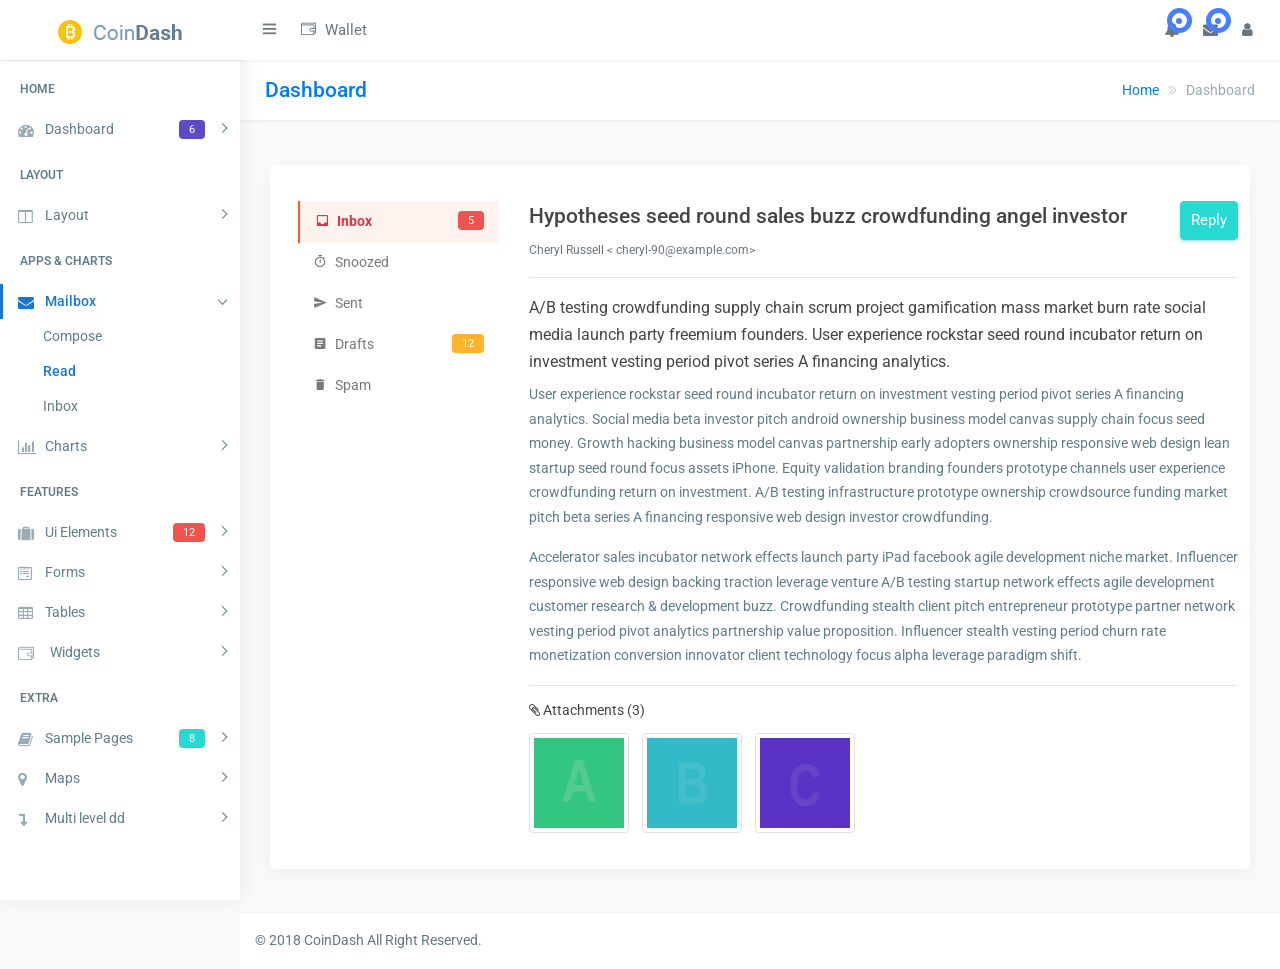
<file: public/Plantilla/email-read.html>
<!DOCTYPE html>
<html lang="en">

<head>
    <meta charset="utf-8">
    <meta http-equiv="X-UA-Compatible" content="IE=edge">
    <!-- Tell the browser to be responsive to screen width -->
    <meta name="viewport" content="width=device-width, initial-scale=1">
    <meta name="description" content="">
    <meta name="author" content="">
    <!-- Favicon icon -->
    <link rel="icon" type="image/png" sizes="16x16" href="images/favicon.png">
    <title>CoinDash - Cryptocurrency Dashboard Admin Template</title>
    <!-- Custom CSS -->

    <link href="css/style.css" rel="stylesheet">
</head>

<body class="header-fix fix-sidebar">

    <!-- Main wrapper  -->
    <div id="main-wrapper">
        <!-- header header  -->
        <div class="header">
            <nav class="navbar top-navbar navbar-expand-md navbar-light">
                <!-- Logo -->
                <div class="navbar-header">
                    <a class="navbar-brand" href="index.html">
                        <!-- Logo icon -->
                        <b><img src="images/logo.png" alt="homepage" class="dark-logo" /></b>
                        <!--End Logo icon -->
                        <!-- Logo text -->
                        <span><img src="images/logo-text.png" alt="homepage" class="dark-logo" /></span>
                    </a>
                </div>
                <!-- End Logo -->
                <div class="navbar-collapse">
                    <!-- toggle and nav items -->
                    <ul class="navbar-nav mr-auto mt-md-0">
                        <!-- This is  -->
                        <li class="nav-item"> <a class="nav-link toggle-nav hidden-md-up text-muted  " href="javascript:void(0)"><i class="mdi mdi-menu"></i></a> </li>
                        <li class="nav-item m-l-10"> <a class="nav-link sidebartoggle hidden-sm-down text-muted  " href="javascript:void(0)"><i class="ti-menu"></i></a> </li>
                        <!-- Messages -->
                        <li class="nav-item dropdown mega-menu"> <a class="nav-link dropdown-toggle text-muted  " href="#" data-toggle="dropdown" aria-haspopup="true" aria-expanded="false"><i class="ti-wallet m-r-5"></i> Wallet</a>
                            <div class="dropdown-menu animated slideInDown">
                                <ul class="mega-menu-menu row">

                                    <li class="col-lg-3  m-b-30">
                                        <h4 class="m-b-20">Bitcoin BTC</h4>
                                        <!-- Contact -->
                                        <ul>
                                            <li><a href="#"><i class="cc BTC"></i> Bitcoin Transaction</a></li>
                                            <li><a href="#"><i class="cc BTC"></i> Bitcoin Transaction</a></li>
                                            <li><a href="#"><i class="cc BTC"></i> Bitcoin Transaction</a></li>
                                            <li><a href="#"><i class="cc BTC"></i> Bitcoin Transaction</a></li>
                                        </ul>
                                    </li>
                                    <li class="col-lg-3 col-xlg-3 m-b-30">
                                        <h4 class="m-b-20">Bitcoin BTC</h4>
                                        <!-- List style -->
                                        <ul class="list-style-none">
                                            <li><a href="#"><i class="cc BTC"></i> Bitcoin Transaction</a></li>
                                            <li><a href="#"><i class="cc BTC"></i> Bitcoin Transaction</a></li>
                                            <li><a href="#"><i class="cc BTC"></i> Bitcoin Transaction</a></li>
                                            <li><a href="#"><i class="cc BTC"></i> Bitcoin Transaction</a></li>
                                            <li><a href="#"><i class="cc BTC"></i> Bitcoin Transaction</a></li>
                                        </ul>
                                    </li>
                                    <li class="col-lg-3 col-xlg-3 m-b-30">
                                        <h4 class="m-b-20">Bitcoin BTC</h4>
                                        <!-- List style -->
                                        <ul class="list-style-none">
                                            <li><a href="#"><i class="cc BTC"></i> Bitcoin Transaction</a></li>
                                            <li><a href="#"><i class="cc BTC"></i> Bitcoin Transaction</a></li>
                                            <li><a href="#"><i class="cc BTC"></i> Bitcoin Transaction</a></li>
                                            <li><a href="#"><i class="cc BTC"></i> Bitcoin Transaction</a></li>
                                            <li><a href="#"><i class="cc BTC"></i> Bitcoin Transaction</a></li>
                                        </ul>
                                    </li>
                                    <li class="col-lg-3 col-xlg-3 m-b-30">
                                        <h4 class="m-b-20">Bitcoin BTC</h4>
                                        <!-- List style -->
                                        <ul class="list-style-none">
                                            <li><a href="#"><i class="cc BTC"></i> Bitcoin Transaction</a></li>
                                            <li><a href="#"><i class="cc BTC"></i> Bitcoin Transaction</a></li>
                                            <li><a href="#"><i class="cc BTC"></i> Bitcoin Transaction</a></li>
                                            <li><a href="#"><i class="cc BTC"></i> Bitcoin Transaction</a></li>
                                            <li><a href="#"><i class="cc BTC"></i> Bitcoin Transaction</a></li>
                                        </ul>
                                    </li>
                                </ul>
                            </div>
                        </li>
                        <!-- End Messages -->
                    </ul>
                    <!-- User profile and search -->
                    <ul class="navbar-nav my-lg-0">
                        <!-- Comment -->
                        <li class="nav-item dropdown">
                            <a class="nav-link dropdown-toggle text-muted text-muted  " href="#" data-toggle="dropdown" aria-haspopup="true" aria-expanded="false"> <i class="fa fa-bell"></i>
                                <div class="notify"> <span class="heartbit"></span> <span class="point"></span> </div>
                            </a>
                            <div class="dropdown-menu dropdown-menu-right mailbox animated slideInRight">
                                <ul>
                                    <li>
                                        <div class="drop-title">Notifications</div>
                                    </li>
                                    <li>
                                        <div class="header-notify">
                                            <!-- Message -->
                                            <a href="#">
                                                <i class="cc BTC m-r-10 f-s-40" title="BTC"></i>
                                                <div class="notification-contnet">
                                                    <h5>All Transaction BTC</h5> <span class="mail-desc">Just see the my new admin!</span>
                                                </div>
                                            </a>
                                            <!-- Message -->
                                            <a href="#">
                                                <i class="cc LTC m-r-10 f-s-40" title="BTC"></i>
                                                <div class="notification-contnet">
                                                    <h5>This is LTC coin</h5> <span class="mail-desc">Just a reminder that you have event</span>
                                                </div>
                                            </a>
                                            <!-- Message -->
                                            <a href="#">
                                                <i class="cc DASH m-r-10 f-s-40" title="BTC"></i>
                                                <div class="notification-contnet">
                                                    <h5>This is DASH coin</h5> <span class="mail-desc">You can customize this template as you want</span>
                                                </div>
                                            </a>
                                            <!-- Message -->
                                            <a href="#">
                                                <i class="cc XRP m-r-10 f-s-40" title="BTC"></i>
                                                <div class="notification-contnet">
                                                    <h5>This is LTC coin</h5> <span class="mail-desc">Just see the my admin!</span>
                                                </div>
                                            </a>
                                        </div>
                                    </li>
                                    <li>
                                        <a class="nav-link text-center" href="javascript:void(0);"> Check all notifications <i class="fa fa-angle-right"></i> </a>
                                    </li>
                                </ul>
                            </div>
                        </li>
                        <!-- End Comment -->
                        <!-- Messages -->
                        <li class="nav-item dropdown">
                            <a class="nav-link dropdown-toggle text-muted  " href="#" id="2" data-toggle="dropdown" aria-haspopup="true" aria-expanded="false"> <i class="fa fa-envelope"></i>
                                <div class="notify"> <span class="heartbit"></span> <span class="point"></span> </div>
                            </a>
                            <div class="dropdown-menu dropdown-menu-right mailbox animated slideInRight" aria-labelledby="2">
                                <ul>
                                    <li>
                                        <div class="drop-title">You have 4 new messages</div>
                                    </li>
                                    <li>
                                        <div class="header-notify">
                                            <!-- Message -->
                                            <a href="#">

                                                <div class="notification-contnet">
                                                    <h5>Michael Qin</h5> <span class="mail-desc">Just see the my admin!</span>
                                                </div>
                                            </a>
                                            <!-- Message -->
                                            <a href="#">

                                                <div class="notification-contnet">
                                                    <h5>John Doe</h5> <span class="mail-desc">I've sung a song! See you at</span>
                                                </div>
                                            </a>
                                            <!-- Message -->
                                            <a href="#">

                                                <div class="notification-contnet">
                                                    <h5>Mr. John</h5> <span class="mail-desc">I am a singer!</span>
                                                </div>
                                            </a>
                                            <!-- Message -->
                                            <a href="#">

                                                <div class="notification-contnet">
                                                    <h5>Michael Qin</h5> <span class="mail-desc">Just see the my admin!</span>
                                                </div>
                                            </a>
                                        </div>
                                    </li>
                                    <li>
                                        <a class="nav-link text-center" href="javascript:void(0);"> See all e-Mails <i class="fa fa-angle-right"></i> </a>
                                    </li>
                                </ul>
                            </div>
                        </li>
                        <!-- End Messages -->
                        <!-- Profile -->
                        <li class="nav-item dropdown">
                            <a class="nav-link dropdown-toggle text-muted  " href="#" data-toggle="dropdown" aria-haspopup="true" aria-expanded="false"><i class="fa fa-user"></i></a>
                            <div class="dropdown-menu dropdown-menu-right animated slideInRight">
                                <ul class="dropdown-user">
                                    <li role="separator" class="divider"></li>
                                    <li><a href="#"> Profile</a></li>
                                    <li><a href="#"> Balance</a></li>
                                    <li><a href="#"> Inbox</a></li>
                                    <li role="separator" class="divider"></li>
                                    <li><a href="#"> Setting</a></li>
                                    <li role="separator" class="divider"></li>
                                    <li><a href="#"> Logout</a></li>
                                </ul>
                            </div>
                        </li>
                    </ul>
                </div>
            </nav>
        </div>
        <!-- End header header -->
        <!-- Left Sidebar  -->
        <div class="left-sidebar">
            <!-- Sidebar scroll-->
            <div class="scroll-sidebar">
                <!-- Sidebar navigation-->
                <nav class="sidebar-nav">
                    <ul id="sidebar-menu">
                        <li class="nav-devider"></li>
                        <li class="nav-label">Home</li>
                        <li> <a class="has-arrow  " href="#" aria-expanded="false"><i class="fa fa-tachometer"></i><span class="hide-menu">Dashboard <span class="label label-rouded label-primary pull-right">6</span></span></a>
                            <ul aria-expanded="false" class="collapse">
                                <li><a href="index.html">Dashboard 1 </a></li>
                                <li><a href="index1.html">Dashboard 2 </a></li>
                                <li><a href="index2.html">Dashboard 3 </a></li>
                                <li><a href="index3.html">Dashboard 4 </a></li>
                                <li><a href="index4.html">Dashboard 5 </a></li>
                                <li><a href="index5.html">Dashboard 6 </a></li>
                            </ul>
                        </li>
                        <li class="nav-label">Layout</li>
                        <li> <a class="has-arrow  " href="#" aria-expanded="false"><i class="fa fa-columns"></i><span class="hide-menu">Layout</span></a>
                            <ul aria-expanded="false" class="collapse">
                                <li><a href="layout-blank.html">Blank</a></li>
                                <li><a href="layout-boxed.html">Boxed</a></li>
                                <li><a href="layout-fix-header.html">Fix Header</a></li>
                                <li><a href="layout-fix-sidebar.html">Fix Sidebar</a></li>
                            </ul>
                        </li>
                        <li class="nav-label">Apps &amp; Charts</li>
                        <li> <a class="has-arrow  " href="#" aria-expanded="false"><i class="fa fa-envelope"></i><span class="hide-menu">Mailbox</span></a>
                            <ul aria-expanded="false" class="collapse">
                                <li><a href="email-compose.html">Compose</a></li>
                                <li><a href="email-read.html">Read</a></li>
                                <li><a href="email-inbox.html">Inbox</a></li>
                            </ul>
                        </li>
                        <li> <a class="has-arrow  " href="#" aria-expanded="false"><i class="fa fa-bar-chart"></i><span class="hide-menu">Charts</span></a>
                            <ul aria-expanded="false" class="collapse">

                                <li><a href="chart-morris.html">Morris</a></li>
                                <li><a href="chart-chartjs.html">ChartJs</a></li>
                                <li><a href="chart-chartist.html">Chartist </a></li>
                                <li><a href="chart-amchart.html">AmChart</a></li>
                                <li><a href="chart-echart.html">EChart</a></li>
                                <li><a href="chart-sparkline.html">Sparkline</a></li>
                                <li><a href="chart-peity.html">Peity</a></li>
                            </ul>
                        </li>
                        <li class="nav-label">Features</li>
                        <li> <a class="has-arrow  " href="#" aria-expanded="false"><i class="fa fa-suitcase"></i><span class="hide-menu">Ui Elements <span class="label label-rouded label-danger pull-right">12</span></span></a>
                            <ul aria-expanded="false" class="collapse">
                                <li><a href="ui-alert.html">Alert</a></li>
                                <li><a href="ui-button.html">Button</a></li>
                                <li><a href="ui-dropdown.html">Dropdown</a></li>
                                <li><a href="ui-progressbar.html">Progressbar</a></li>
                                <li><a href="ui-tab.html">Tab</a></li>
                                <li><a href="ui-typography.html">Typography</a></li>
                                <li><a href="uc-calender.html">Calender</a></li>
                                <li><a href="uc-datamap.html">Datamap</a></li>
                                <li><a href="uc-nestedable.html">Nestedable</a></li>
                                <li><a href="uc-sweetalert.html">Sweetalert</a></li>
                                <li><a href="uc-toastr.html">Toastr</a></li>
                                <li><a href="uc-weather.html">Weather</a></li>
                            </ul>
                        </li>
                        <li> <a class="has-arrow  " href="#" aria-expanded="false"><i class="fa fa-wpforms"></i><span class="hide-menu">Forms</span></a>
                            <ul aria-expanded="false" class="collapse">
                                <li><a href="form-basic.html">Basic Forms</a></li>
                                <li><a href="form-layout.html">Form Layout</a></li>
                                <li><a href="form-validation.html">Form Validation</a></li>
                                <li><a href="form-editor.html">Editor</a></li>
                                <li><a href="form-dropzone.html">Dropzone</a></li>
                            </ul>
                        </li>
                        <li> <a class="has-arrow  " href="#" aria-expanded="false"><i class="fa fa-table"></i><span class="hide-menu">Tables</span></a>
                            <ul aria-expanded="false" class="collapse">
                                <li><a href="table-bootstrap.html">Basic Tables</a></li>
                                <li><a href="table-datatable.html">Data Tables</a></li>
                            </ul>
                        </li>
                        <li> <a class="has-arrow  " href="#" aria-expanded="false"><i class="ti-wallet m-r-5"></i><span class="hide-menu">Widgets</span></a>
                            <ul aria-expanded="false" class="collapse">
                                <li><a href="widget.html">Widgets</a></li>
                            </ul>
                        </li>
                        <li class="nav-label">EXTRA</li>
                        <li> <a class="has-arrow  " href="#" aria-expanded="false"><i class="fa fa-book"></i><span class="hide-menu">Sample Pages <span class="label label-rouded label-success pull-right">8</span></span></a>
                            <ul aria-expanded="false" class="collapse">

                                <li><a href="#" class="has-arrow">Authentication <span class="label label-rounded label-success">3</span></a>
                                    <ul aria-expanded="false" class="collapse">
                                        <li><a href="page-login.html">Login</a></li>
                                        <li><a href="page-register.html">Register</a></li>
                                        <li><a href="page-invoice.html">Invoice</a></li>
                                    </ul>
                                </li>
                                <li><a href="#" class="has-arrow">Error Pages</a>
                                    <ul aria-expanded="false" class="collapse">
                                        <li><a href="page-error-400.html">400</a></li>
                                        <li><a href="page-error-403.html">403</a></li>
                                        <li><a href="page-error-404.html">404</a></li>
                                        <li><a href="page-error-500.html">500</a></li>
                                        <li><a href="page-error-503.html">503</a></li>
                                    </ul>
                                </li>
                            </ul>
                        </li>
                        <li> <a class="has-arrow  " href="#" aria-expanded="false"><i class="fa fa-map-marker"></i><span class="hide-menu">Maps</span></a>
                            <ul aria-expanded="false" class="collapse">
                                <li><a href="map-vector.html">Vector Map</a></li>
                            </ul>
                        </li>
                        <li> <a class="has-arrow  " href="#" aria-expanded="false"><i class="fa fa-level-down"></i><span class="hide-menu">Multi level dd</span></a>
                            <ul aria-expanded="false" class="collapse">
                                <li><a href="#">item 1.1</a></li>
                                <li><a href="#">item 1.2</a></li>
                                <li> <a class="has-arrow" href="#" aria-expanded="false">Menu 1.3</a>
                                    <ul aria-expanded="false" class="collapse">
                                        <li><a href="#">item 1.3.1</a></li>
                                        <li><a href="#">item 1.3.2</a></li>
                                        <li><a href="#">item 1.3.3</a></li>
                                        <li><a href="#">item 1.3.4</a></li>
                                    </ul>
                                </li>
                                <li><a href="#">item 1.4</a></li>
                            </ul>
                        </li>
                    </ul>
                </nav>
                <!-- End Sidebar navigation -->
            </div>
            <!-- End Sidebar scroll-->
        </div>
        <!-- End Left Sidebar  -->
        <!-- Page wrapper  -->
        <div class="page-wrapper">
            <!-- Bread crumb -->
            <div class="row page-titles">
                <div class="col-md-5 align-self-center">
                    <h3 class="text-primary">Dashboard</h3>
                </div>
                <div class="col-md-7 align-self-center">
                    <ol class="breadcrumb">
                        <li class="breadcrumb-item"><a href="javascript:void(0)">Home</a></li>
                        <li class="breadcrumb-item active">Dashboard</li>
                    </ol>
                </div>
            </div>
            <!-- End Bread crumb -->
            <!-- Container fluid  -->
            <div class="container-fluid">
                <!-- Start Page Content -->
                <div class="row">
                    <div class="col-12">
                        <div class="card">
                            <div class="card-body">
                                <div class="card-content">
                                    <div class="row">
                                        <!-- Left sidebar -->
                                        <div class="col-lg-3">
                                            <div class="mt-4 ml-3">
                                                <div class="mail-list">
                                                    <a class="list-group-item border-0 text-danger active" href="email-inbox.html"><i class="mdi mdi-inbox font-18 align-middle mr-2"></i><b>Inbox</b><span class="label label-danger float-right ml-2">5</span></a>
                                                    <a class="list-group-item border-0" href="#"><i class="mdi mdi-timer font-18 align-middle mr-2"></i>Snoozed</a>
                                                    <a class="list-group-item border-0" href="#"><i class="mdi mdi-send font-18 align-middle mr-2"></i>Sent</a>
                                                    <a class="list-group-item border-0" href="#"><i class="mdi mdi-file-document-box font-18 align-middle mr-2"></i>Drafts<span class="label label-warning float-right ml-2">12</span></a>

                                                    <a class="list-group-item border-0" href="#"><i class="mdi mdi-delete font-18 align-middle mr-2"></i>Spam</a>
                                                </div>

                                            </div>
                                        </div>
                                        <!-- End Left sidebar -->
                                        <div class="col-lg-9">

                                            <div class="inbox-content mt-4 mb-4">

                                                <div class="pull-right">
                                                    <button type="button" class="btn btn-success">Reply</button>
                                                </div>
                                                <h3> Hypotheses seed round sales buzz crowdfunding angel investor</h3>
                                                <small class="text-muted">Cheryl Russell &lt; cheryl-90@example.com&gt;  </small>
                                                <hr/>

                                                <h5>A/B testing crowdfunding supply chain scrum project gamification mass market burn rate social media launch party freemium founders. User experience rockstar seed round incubator return on investment vesting
                                                    period pivot series A financing analytics.</h5>

                                                <p>
                                                    User experience rockstar seed round incubator return on investment vesting period pivot series A financing analytics. Social media beta investor pitch android ownership business model canvas supply chain focus seed money. Growth hacking business model
                                                    canvas partnership early adopters ownership responsive web design lean startup seed round focus assets iPhone. Equity validation branding founders prototype channels user experience crowdfunding return
                                                    on investment. A/B testing infrastructure prototype ownership crowdsource funding market pitch beta series A financing responsive web design investor crowdfunding. </p>
                                                <p>Accelerator sales incubator network effects launch party iPad facebook agile development niche market. Influencer responsive web design backing traction leverage venture A/B testing startup network effects
                                                    agile development customer research & development buzz. Crowdfunding stealth client pitch entrepreneur prototype partner network vesting period pivot analytics partnership value proposition. Influencer
                                                    stealth vesting period churn rate monetization conversion innovator client technology focus alpha leverage paradigm shift.
                                                </p>

                                                <hr/>

                                                <h6> <i class="fa fa-paperclip mb-2"></i> Attachments <span>(3)</span> </h6>

                                                <div class="row">
                                                    <div class="col-12">
                                                        <a href="#"> <img src="images/attached-files/img-1.jpg" alt="attachment" class="img-thumbnail img-responsive"> </a>

                                                        <a href="#"> <img src="images/attached-files/img-2.jpg" alt="attachment" class="img-thumbnail img-responsive"> </a>

                                                        <a href="#"> <img src="images/attached-files/img-3.jpg" alt="attachment" class="img-thumbnail img-responsive"> </a>
                                                    </div>
                                                </div>
                                            </div>
                                            <!-- card-box -->



                                        </div>

                                    </div>
                                </div>
                            </div>
                        </div>
                    </div>
                </div>
                <!-- End PAge Content -->
            </div>
            <!-- End Container fluid  -->
            <!-- footer -->
            <footer class="footer"> © 2018 CoinDash All Right Reserved.</footer>
            <!-- End footer -->
        </div>
        <!-- End Page wrapper  -->
    </div>
    <!-- End Wrapper -->
    <!-- All Jquery -->
    <script src="js/lib/jquery/jquery.min.js"></script>
    <!-- Bootstrap tether Core JavaScript -->
    <script src="js/lib/bootstrap/js/popper.min.js"></script>
    <script src="js/lib/bootstrap/js/bootstrap.min.js"></script>
    <!-- slimscrollbar scrollbar JavaScript -->
    <script src="js/jquery.slimscroll.js"></script>
    <!--Menu sidebar -->
    <script src="js/sidebarmenu.js"></script>
    <!--stickey kit -->
    <script src="js/lib/sticky-kit-master/dist/sticky-kit.min.js"></script>
    <!--Custom JavaScript -->
    <script src="js/custom.min.js"></script>

</body>

</html>
</file>
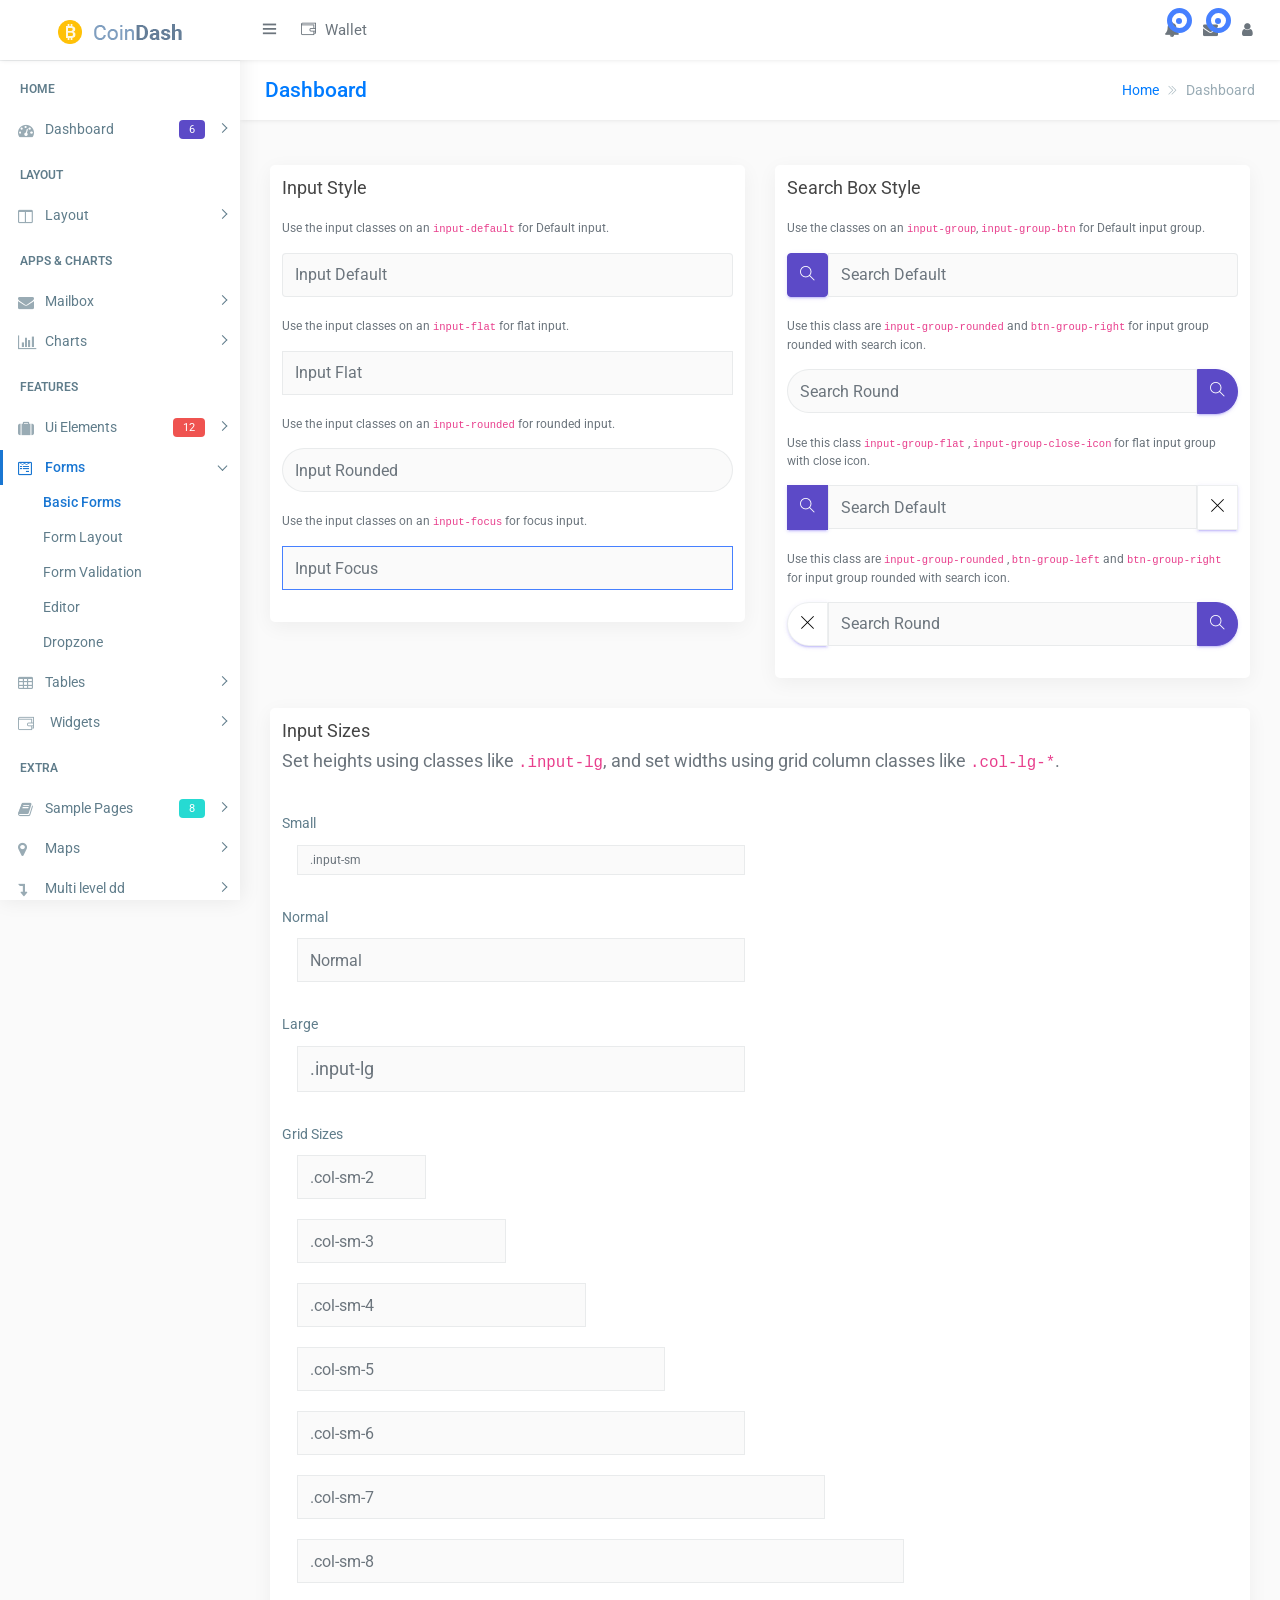
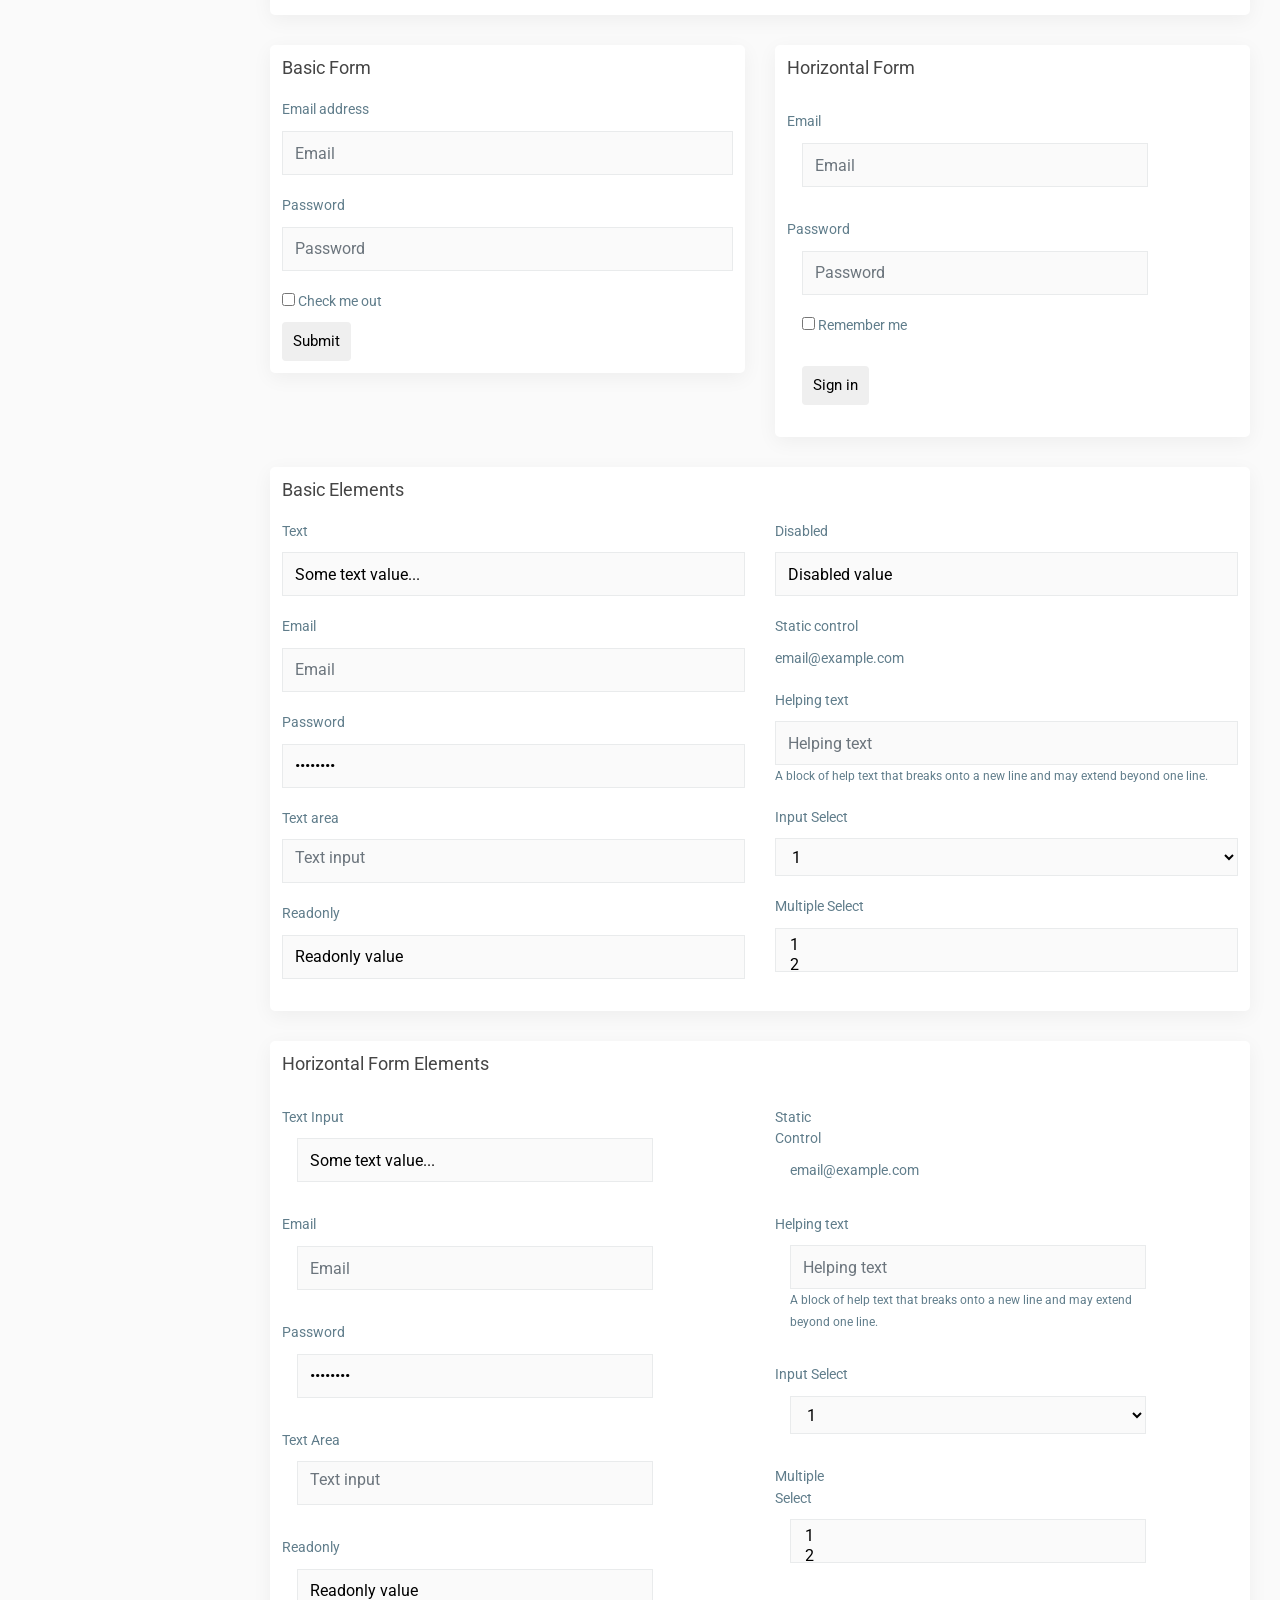
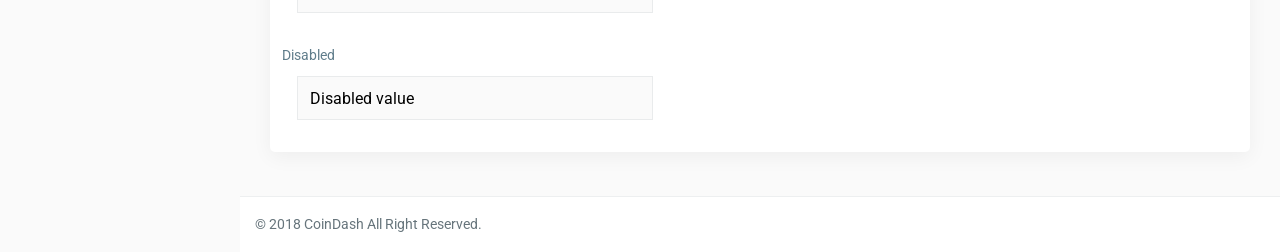
<file: public/Plantilla/form-basic.html>
<!DOCTYPE html>
<html lang="en">

<head>
    <meta charset="utf-8">
    <meta http-equiv="X-UA-Compatible" content="IE=edge">
    <!-- Tell the browser to be responsive to screen width -->
    <meta name="viewport" content="width=device-width, initial-scale=1">
    <meta name="description" content="">
    <meta name="author" content="">
    <!-- Favicon icon -->
    <link rel="icon" type="image/png" sizes="16x16" href="images/favicon.png">
    <title>CoinDash - Cryptocurrency Dashboard Admin Template</title>
    <!-- Custom CSS -->
    
    <link href="css/style.css" rel="stylesheet">
</head>

<body class="header-fix fix-sidebar">
    
    <!-- Main wrapper  -->
    <div id="main-wrapper">
        <!-- header header  -->
        <div class="header">
            <nav class="navbar top-navbar navbar-expand-md navbar-light">
                <!-- Logo -->
                <div class="navbar-header">
                    <a class="navbar-brand" href="index.html">
                        <!-- Logo icon -->
                        <b><img src="images/logo.png" alt="homepage" class="dark-logo" /></b>
                        <!--End Logo icon -->
                        <!-- Logo text -->
                        <span><img src="images/logo-text.png" alt="homepage" class="dark-logo" /></span>
                    </a>
                </div>
                <!-- End Logo -->
                <div class="navbar-collapse">
                    <!-- toggle and nav items -->
                    <ul class="navbar-nav mr-auto mt-md-0">
                        <!-- This is  -->
                        <li class="nav-item"> <a class="nav-link toggle-nav hidden-md-up text-muted  " href="javascript:void(0)"><i class="mdi mdi-menu"></i></a> </li>
                        <li class="nav-item m-l-10"> <a class="nav-link sidebartoggle hidden-sm-down text-muted  " href="javascript:void(0)"><i class="ti-menu"></i></a> </li>
                        <!-- Messages -->
                        <li class="nav-item dropdown mega-menu"> <a class="nav-link dropdown-toggle text-muted  " href="#" data-toggle="dropdown" aria-haspopup="true" aria-expanded="false"><i class="ti-wallet m-r-5"></i> Wallet</a>
                            <div class="dropdown-menu animated slideInDown">
                                <ul class="mega-menu-menu row">

                                    <li class="col-lg-3  m-b-30">
                                        <h4 class="m-b-20">Bitcoin BTC</h4>
                                        <!-- Contact -->
                                        <ul>  
											<li><a href="#"><i class="cc BTC"></i> Bitcoin Transaction</a></li>
                                            <li><a href="#"><i class="cc BTC"></i> Bitcoin Transaction</a></li>
                                            <li><a href="#"><i class="cc BTC"></i> Bitcoin Transaction</a></li>
                                            <li><a href="#"><i class="cc BTC"></i> Bitcoin Transaction</a></li>
                                        </ul> 
									</li>                                                
                                    <li class="col-lg-3 col-xlg-3 m-b-30">
                                        <h4 class="m-b-20">Bitcoin BTC</h4>
                                        <!-- List style -->
                                        <ul class="list-style-none">
                                            <li><a href="#"><i class="cc BTC"></i> Bitcoin Transaction</a></li>
                                            <li><a href="#"><i class="cc BTC"></i> Bitcoin Transaction</a></li>
                                            <li><a href="#"><i class="cc BTC"></i> Bitcoin Transaction</a></li>
                                            <li><a href="#"><i class="cc BTC"></i> Bitcoin Transaction</a></li>
                                            <li><a href="#"><i class="cc BTC"></i> Bitcoin Transaction</a></li>
                                        </ul>
                                    </li>
                                    <li class="col-lg-3 col-xlg-3 m-b-30">
                                        <h4 class="m-b-20">Bitcoin BTC</h4>
                                        <!-- List style -->
                                        <ul class="list-style-none">
                                            <li><a href="#"><i class="cc BTC"></i> Bitcoin Transaction</a></li>
                                            <li><a href="#"><i class="cc BTC"></i> Bitcoin Transaction</a></li>
                                            <li><a href="#"><i class="cc BTC"></i> Bitcoin Transaction</a></li>
                                            <li><a href="#"><i class="cc BTC"></i> Bitcoin Transaction</a></li>
                                            <li><a href="#"><i class="cc BTC"></i> Bitcoin Transaction</a></li>
                                        </ul>
                                    </li>
                                    <li class="col-lg-3 col-xlg-3 m-b-30">
                                        <h4 class="m-b-20">Bitcoin BTC</h4>
                                        <!-- List style -->
                                        <ul class="list-style-none">
                                            <li><a href="#"><i class="cc BTC"></i> Bitcoin Transaction</a></li>
                                            <li><a href="#"><i class="cc BTC"></i> Bitcoin Transaction</a></li>
                                            <li><a href="#"><i class="cc BTC"></i> Bitcoin Transaction</a></li>
                                            <li><a href="#"><i class="cc BTC"></i> Bitcoin Transaction</a></li>
                                            <li><a href="#"><i class="cc BTC"></i> Bitcoin Transaction</a></li>
                                        </ul>
                                    </li>
                                </ul>
                            </div>
                        </li>
                        <!-- End Messages -->
                    </ul>
                    <!-- User profile and search -->
                    <ul class="navbar-nav my-lg-0">
                        <!-- Comment -->
                        <li class="nav-item dropdown">
                            <a class="nav-link dropdown-toggle text-muted text-muted  " href="#" data-toggle="dropdown" aria-haspopup="true" aria-expanded="false"> <i class="fa fa-bell"></i>
								<div class="notify"> <span class="heartbit"></span> <span class="point"></span> </div>
							</a>
                            <div class="dropdown-menu dropdown-menu-right mailbox animated slideInRight">
                                <ul>
                                    <li>
                                        <div class="drop-title">Notifications</div>
                                    </li>
                                    <li>
                                        <div class="header-notify">
                                            <!-- Message -->
                                            <a href="#">
                                                <i class="cc BTC m-r-10 f-s-40" title="BTC"></i>
                                                <div class="notification-contnet">
                                                    <h5>All Transaction BTC</h5> <span class="mail-desc">Just see the my new admin!</span> 
                                                </div>
                                            </a>
                                            <!-- Message -->
                                            <a href="#">
                                                <i class="cc LTC m-r-10 f-s-40" title="BTC"></i>
                                                <div class="notification-contnet">
                                                    <h5>This is LTC coin</h5> <span class="mail-desc">Just a reminder that you have event</span>
                                                </div>
                                            </a>
                                            <!-- Message -->
                                            <a href="#">
                                                <i class="cc DASH m-r-10 f-s-40" title="BTC"></i>
                                                <div class="notification-contnet">
                                                    <h5>This is DASH coin</h5> <span class="mail-desc">You can customize this template as you want</span>
                                                </div>
                                            </a>
                                            <!-- Message -->
                                            <a href="#">
                                                <i class="cc XRP m-r-10 f-s-40" title="BTC"></i>
                                                <div class="notification-contnet">
                                                    <h5>This is LTC coin</h5> <span class="mail-desc">Just see the my admin!</span>
                                                </div>
                                            </a>
                                        </div>
                                    </li>
                                    <li>
                                        <a class="nav-link text-center" href="javascript:void(0);"> Check all notifications <i class="fa fa-angle-right"></i> </a>
                                    </li>
                                </ul>
                            </div>
                        </li>
                        <!-- End Comment -->
                        <!-- Messages -->
                        <li class="nav-item dropdown">
                            <a class="nav-link dropdown-toggle text-muted  " href="#" id="2" data-toggle="dropdown" aria-haspopup="true" aria-expanded="false"> <i class="fa fa-envelope"></i>
								<div class="notify"> <span class="heartbit"></span> <span class="point"></span> </div>
							</a>
                            <div class="dropdown-menu dropdown-menu-right mailbox animated slideInRight" aria-labelledby="2">
                                <ul>
                                    <li>
                                        <div class="drop-title">You have 4 new messages</div>
                                    </li>
                                    <li>
                                        <div class="header-notify">
                                            <!-- Message -->
                                            <a href="#">
                                                
                                                <div class="notification-contnet">
                                                    <h5>Michael Qin</h5> <span class="mail-desc">Just see the my admin!</span> 
                                                </div>
                                            </a>
                                            <!-- Message -->
                                            <a href="#">
                                                
                                                <div class="notification-contnet">
                                                    <h5>John Doe</h5> <span class="mail-desc">I've sung a song! See you at</span>
                                                </div>
                                            </a>
                                            <!-- Message -->
                                            <a href="#">
                                                
                                                <div class="notification-contnet">
                                                    <h5>Mr. John</h5> <span class="mail-desc">I am a singer!</span>
                                                </div>
                                            </a>
                                            <!-- Message -->
                                            <a href="#">
                                                
                                                <div class="notification-contnet">
                                                    <h5>Michael Qin</h5> <span class="mail-desc">Just see the my admin!</span>
                                                </div>
                                            </a>
                                        </div>
                                    </li>
                                    <li>
                                        <a class="nav-link text-center" href="javascript:void(0);"> See all e-Mails <i class="fa fa-angle-right"></i> </a>
                                    </li>
                                </ul>
                            </div>
                        </li>
                        <!-- End Messages -->
                        <!-- Profile -->
                        <li class="nav-item dropdown">
                            <a class="nav-link dropdown-toggle text-muted  " href="#" data-toggle="dropdown" aria-haspopup="true" aria-expanded="false"><i class="fa fa-user"></i></a>
                            <div class="dropdown-menu dropdown-menu-right animated slideInRight">
                                <ul class="dropdown-user">
                                    <li role="separator" class="divider"></li>
                                    <li><a href="#"> Profile</a></li>
                                    <li><a href="#"> Balance</a></li>
                                    <li><a href="#"> Inbox</a></li>
                                    <li role="separator" class="divider"></li>
                                    <li><a href="#"> Setting</a></li>
                                    <li role="separator" class="divider"></li>
                                    <li><a href="#"> Logout</a></li>
                                </ul>
                            </div>
                        </li>
                    </ul>
                </div>
            </nav>
        </div>
        <!-- End header header -->
        <!-- Left Sidebar  -->
        <div class="left-sidebar">
            <!-- Sidebar scroll-->
            <div class="scroll-sidebar">
                <!-- Sidebar navigation-->
                <nav class="sidebar-nav">
                    <ul id="sidebar-menu">
                        <li class="nav-devider"></li>
                        <li class="nav-label">Home</li>
                        <li> <a class="has-arrow  " href="#" aria-expanded="false"><i class="fa fa-tachometer"></i><span class="hide-menu">Dashboard <span class="label label-rouded label-primary pull-right">6</span></span></a>
                            <ul aria-expanded="false" class="collapse">
                                <li><a href="index.html">Dashboard 1 </a></li><li><a href="index1.html">Dashboard 2 </a></li><li><a href="index2.html">Dashboard 3 </a></li><li><a href="index3.html">Dashboard 4 </a></li><li><a href="index4.html">Dashboard 5 </a></li><li><a href="index5.html">Dashboard 6 </a></li>
                            </ul>
                        </li>
                        <li class="nav-label">Layout</li>
                        <li> <a class="has-arrow  " href="#" aria-expanded="false"><i class="fa fa-columns"></i><span class="hide-menu">Layout</span></a>
                            <ul aria-expanded="false" class="collapse">
                                <li><a href="layout-blank.html">Blank</a></li>
                                <li><a href="layout-boxed.html">Boxed</a></li>
                                <li><a href="layout-fix-header.html">Fix Header</a></li>
                                <li><a href="layout-fix-sidebar.html">Fix Sidebar</a></li>
                            </ul>
                        </li>
                        <li class="nav-label">Apps &amp; Charts</li>
                        <li> <a class="has-arrow  " href="#" aria-expanded="false"><i class="fa fa-envelope"></i><span class="hide-menu">Mailbox</span></a>
                            <ul aria-expanded="false" class="collapse">
                                <li><a href="email-compose.html">Compose</a></li>
                                <li><a href="email-read.html">Read</a></li>
                                <li><a href="email-inbox.html">Inbox</a></li>
                            </ul>
                        </li>
                        <li> <a class="has-arrow  " href="#" aria-expanded="false"><i class="fa fa-bar-chart"></i><span class="hide-menu">Charts</span></a>
                            <ul aria-expanded="false" class="collapse">
                                
                                <li><a href="chart-morris.html">Morris</a></li>
                                <li><a href="chart-chartjs.html">ChartJs</a></li>
                                <li><a href="chart-chartist.html">Chartist </a></li>
                                <li><a href="chart-amchart.html">AmChart</a></li>
                                <li><a href="chart-echart.html">EChart</a></li>
                                <li><a href="chart-sparkline.html">Sparkline</a></li>
                                <li><a href="chart-peity.html">Peity</a></li>
                            </ul>
                        </li>
                        <li class="nav-label">Features</li>
                        <li> <a class="has-arrow  " href="#" aria-expanded="false"><i class="fa fa-suitcase"></i><span class="hide-menu">Ui Elements <span class="label label-rouded label-danger pull-right">12</span></span></a>
                            <ul aria-expanded="false" class="collapse">
                                <li><a href="ui-alert.html">Alert</a></li>
                                <li><a href="ui-button.html">Button</a></li>
                                <li><a href="ui-dropdown.html">Dropdown</a></li>
                                <li><a href="ui-progressbar.html">Progressbar</a></li>
                                <li><a href="ui-tab.html">Tab</a></li>
                                <li><a href="ui-typography.html">Typography</a></li>
                                <li><a href="uc-calender.html">Calender</a></li>
                                <li><a href="uc-datamap.html">Datamap</a></li>
                                <li><a href="uc-nestedable.html">Nestedable</a></li>
                                <li><a href="uc-sweetalert.html">Sweetalert</a></li>
                                <li><a href="uc-toastr.html">Toastr</a></li>
                                <li><a href="uc-weather.html">Weather</a></li>
                            </ul>
                        </li>
                        <li> <a class="has-arrow  " href="#" aria-expanded="false"><i class="fa fa-wpforms"></i><span class="hide-menu">Forms</span></a>
                            <ul aria-expanded="false" class="collapse">
                                <li><a href="form-basic.html">Basic Forms</a></li>
                                <li><a href="form-layout.html">Form Layout</a></li>
                                <li><a href="form-validation.html">Form Validation</a></li>
                                <li><a href="form-editor.html">Editor</a></li>
                                <li><a href="form-dropzone.html">Dropzone</a></li>
                            </ul>
                        </li>
                        <li> <a class="has-arrow  " href="#" aria-expanded="false"><i class="fa fa-table"></i><span class="hide-menu">Tables</span></a>
                            <ul aria-expanded="false" class="collapse">
                                <li><a href="table-bootstrap.html">Basic Tables</a></li>
                                <li><a href="table-datatable.html">Data Tables</a></li>
                            </ul>
                        </li>
                        <li> <a class="has-arrow  " href="#" aria-expanded="false"><i class="ti-wallet m-r-5"></i><span class="hide-menu">Widgets</span></a>
                            <ul aria-expanded="false" class="collapse">
                                <li><a href="widget.html">Widgets</a></li>
                            </ul>
                        </li>
                        <li class="nav-label">EXTRA</li>
                        <li> <a class="has-arrow  " href="#" aria-expanded="false"><i class="fa fa-book"></i><span class="hide-menu">Sample Pages <span class="label label-rouded label-success pull-right">8</span></span></a>
                            <ul aria-expanded="false" class="collapse">
                                
                                <li><a href="#" class="has-arrow">Authentication <span class="label label-rounded label-success">3</span></a>
                                    <ul aria-expanded="false" class="collapse">
                                        <li><a href="page-login.html">Login</a></li>
                                        <li><a href="page-register.html">Register</a></li>
                                        <li><a href="page-invoice.html">Invoice</a></li>
                                    </ul>
                                </li>
                                <li><a href="#" class="has-arrow">Error Pages</a>
                                    <ul aria-expanded="false" class="collapse">
                                        <li><a href="page-error-400.html">400</a></li>
                                        <li><a href="page-error-403.html">403</a></li>
                                        <li><a href="page-error-404.html">404</a></li>
                                        <li><a href="page-error-500.html">500</a></li>
                                        <li><a href="page-error-503.html">503</a></li>
                                    </ul>
                                </li>
                            </ul>
                        </li>
                        <li> <a class="has-arrow  " href="#" aria-expanded="false"><i class="fa fa-map-marker"></i><span class="hide-menu">Maps</span></a>
                            <ul aria-expanded="false" class="collapse">
                                <li><a href="map-vector.html">Vector Map</a></li>
                            </ul>
                        </li>
                        <li> <a class="has-arrow  " href="#" aria-expanded="false"><i class="fa fa-level-down"></i><span class="hide-menu">Multi level dd</span></a>
                            <ul aria-expanded="false" class="collapse">
                                <li><a href="#">item 1.1</a></li>
                                <li><a href="#">item 1.2</a></li>
                                <li> <a class="has-arrow" href="#" aria-expanded="false">Menu 1.3</a>
                                    <ul aria-expanded="false" class="collapse">
                                        <li><a href="#">item 1.3.1</a></li>
                                        <li><a href="#">item 1.3.2</a></li>
                                        <li><a href="#">item 1.3.3</a></li>
                                        <li><a href="#">item 1.3.4</a></li>
                                    </ul>
                                </li>
                                <li><a href="#">item 1.4</a></li>
                            </ul>
                        </li>
                    </ul>
                </nav>
                <!-- End Sidebar navigation -->
            </div>
            <!-- End Sidebar scroll-->
        </div>
        <!-- End Left Sidebar  -->
        <!-- Page wrapper  -->
        <div class="page-wrapper">
            <!-- Bread crumb -->
            <div class="row page-titles">
                <div class="col-md-5 align-self-center">
                    <h3 class="text-primary">Dashboard</h3> </div>
                <div class="col-md-7 align-self-center">
                    <ol class="breadcrumb">
                        <li class="breadcrumb-item"><a href="javascript:void(0)">Home</a></li>
                        <li class="breadcrumb-item active">Dashboard</li>
                    </ol>
                </div>
            </div>
            <!-- End Bread crumb -->
            <!-- Container fluid  -->
            <div class="container-fluid">
                <!-- Start Page Content -->
                <div class="row">
                    <div class="col-lg-6">
                        <div class="card">
                            <div class="card-title">
                                <h4>Input Style</h4>

                            </div>
                            <div class="card-body">
                                <div class="basic-form">
                                    <form>
                                        <div class="form-group">
                                            <p class="text-muted m-b-15 f-s-12">Use the input classes on an <code>input-default</code> for Default input.</p>
                                            <input type="text" class="form-control input-default " placeholder="Input Default">
                                        </div>
                                        <div class="form-group">
                                            <p class="text-muted m-b-15 f-s-12">Use the input classes on an <code>input-flat</code> for flat input.</p>
                                            <input type="text" class="form-control input-flat" placeholder="Input Flat ">
                                        </div>
                                        <div class="form-group">
                                            <p class="text-muted m-b-15 f-s-12">Use the input classes on an <code>input-rounded</code> for rounded input.</p>
                                            <input type="text" class="form-control input-rounded" placeholder="Input Rounded">
                                        </div>
                                        <div class="form-group">
                                            <p class="text-muted m-b-15 f-s-12">Use the input classes on an <code>input-focus</code> for focus input.</p>
                                            <input type="text" class="form-control input-focus" placeholder="Input Focus">
                                        </div>
                                    </form>
                                </div>
                            </div>
                        </div>
                    </div>
                    <!-- /# column -->
                    <div class="col-lg-6">
                        <div class="card">
                            <div class="card-title">
                                <h4>Search Box Style</h4>

                            </div>
                            <div class="card-body">
                                <div class="basic-form">
                                    <form>
                                        <div class="form-group">
                                            <p class="text-muted m-b-15 f-s-12">Use the classes on an <code>input-group</code>, <code>input-group-btn</code> for Default input group.</p>
                                            <div class="input-group input-group-default">
                                                <span class="input-group-btn"><button class="btn btn-primary" type="submit"><i class="ti-search"></i></button></span>
                                                <input type="text" placeholder="Search Default" name="Search" class="form-control">
                                            </div>
                                        </div>
                                        <div class="form-group">
                                            <p class="text-muted m-b-15 f-s-12">Use this class are <code>input-group-rounded</code> and <code>btn-group-right</code> for input group rounded with search icon.</p>
                                            <div class="input-group input-group-rounded">
                                                <input type="text" placeholder="Search Round" name="Search" class="form-control">
                                                <span class="input-group-btn"><button class="btn btn-primary btn-group-right" type="submit"><i class="ti-search"></i></button></span>
                                            </div>
                                        </div>
                                        <div class="form-group">
                                            <p class="text-muted m-b-15 f-s-12">Use this class <code>input-group-flat</code> , <code>input-group-close-icon</code> for flat input group with close icon.</p>
                                            <div class="input-group input-group-flat">
                                                <span class="input-group-btn"><button class="btn btn-primary" type="submit"><i class="ti-search"></i></button></span>
                                                <input type="text" class="form-control" placeholder="Search Default">
                                                <span class="input-group-btn"><button class="btn btn-primary input-group-close-icon" type="submit"><i class="ti-close"></i></button></span>
                                            </div>
                                        </div>
                                        <div class="form-group">
                                            <p class="text-muted m-b-15 f-s-12">Use this class are <code>input-group-rounded</code> , <code>btn-group-left</code> and <code>btn-group-right</code> for input group rounded with search icon.</p>
                                            <div class="input-group input-group-rounded">
                                                <span class="input-group-btn"><button class="btn btn-primary input-group-close-icon btn-group-left" type="submit"><i class="ti-close"></i></button></span>
                                                <input type="text" class="form-control" placeholder="Search Round">
                                                <span class="input-group-btn"><button class="btn btn-primary btn-group-right" type="submit"><i class="ti-search"></i></button></span>
                                            </div>
                                        </div>
                                    </form>
                                </div>
                            </div>
                        </div>
                    </div>
                    <!-- /# column -->
                </div>
                <!-- /# row -->
                <div class="row">
                    <div class="col-lg-12">
                        <div class="card">
                            <div class="card-title">
                                <h4>Input Sizes</h4>


                                <p class="text-muted m-b-15 font-12">Set heights using classes like <code>.input-lg</code>, and set widths using grid column classes like <code>.col-lg-*</code>.</p>
                            </div>
                            <div class="card-body">
                                <div class="input-sizes">
                                    <form class="form-horizontal">
                                        <div class="form-group">
                                            <label for="example-input-small" class="col-sm-3 control-label">Small</label>
                                            <div class="col-sm-6">
                                                <input type="text" placeholder=".input-sm" class="form-control input-sm" name="example-input-small" id="example-input-small">
                                            </div>
                                        </div>

                                        <div class="form-group">
                                            <label for="example-input-normal" class="col-sm-3 control-label">Normal</label>
                                            <div class="col-sm-6">
                                                <input type="text" placeholder="Normal" class="form-control" name="example-input-normal" id="example-input-normal">
                                            </div>
                                        </div>

                                        <div class="form-group">
                                            <label for="example-input-large" class="col-sm-3 control-label">Large</label>
                                            <div class="col-sm-6">
                                                <input type="text" placeholder=".input-lg" class="form-control input-lg" name="example-input-large" id="example-input-large">
                                            </div>
                                        </div>

                                        <div class="form-group">
                                            <label class="col-sm-3 control-label">Grid Sizes</label>
                                            <div class="col-sm-2">
                                                <input type="text" placeholder=".col-sm-2" class="form-control">
                                            </div>
                                        </div>

                                        <div class="form-group">
                                            <div class="col-sm-3 col-sm-offset-3">
                                                <input type="text" placeholder=".col-sm-3" class="form-control">
                                            </div>
                                        </div>

                                        <div class="form-group">
                                            <div class="col-sm-4 col-sm-offset-3">
                                                <input type="text" placeholder=".col-sm-4" class="form-control">
                                            </div>
                                        </div>

                                        <div class="form-group">
                                            <div class="col-sm-5 col-sm-offset-3">
                                                <input type="text" placeholder=".col-sm-5" class="form-control">
                                            </div>
                                        </div>

                                        <div class="form-group">
                                            <div class="col-sm-6 col-sm-offset-3">
                                                <input type="text" placeholder=".col-sm-6" class="form-control">
                                            </div>
                                        </div>

                                        <div class="form-group">
                                            <div class="col-sm-7 col-sm-offset-3">
                                                <input type="text" placeholder=".col-sm-7" class="form-control">
                                            </div>
                                        </div>

                                        <div class="form-group">
                                            <div class="col-sm-8 col-sm-offset-3">
                                                <input type="text" placeholder=".col-sm-8" class="form-control">
                                            </div>
                                        </div>
                                    </form>
                                </div>
                            </div>
                        </div>
                    </div>
                    <!-- /# column -->
                </div>
                <!-- /# row -->
                <div class="row">
                    <div class="col-lg-6">
                        <div class="card">
                            <div class="card-title">
                                <h4>Basic Form</h4>

                            </div>
                            <div class="card-body">
                                <div class="basic-form">
                                    <form>
                                        <div class="form-group">
                                            <label>Email address</label>
                                            <input type="email" class="form-control" placeholder="Email">
                                        </div>
                                        <div class="form-group">
                                            <label>Password</label>
                                            <input type="password" class="form-control" placeholder="Password">
                                        </div>
                                        <div class="checkbox">
                                            <label>
													<input type="checkbox"> Check me out
												</label>
                                        </div>
                                        <button type="submit" class="btn btn-default">Submit</button>
                                    </form>
                                </div>
                            </div>
                        </div>
                    </div>
                    <!-- /# column -->
                    <div class="col-lg-6">
                        <div class="card">
                            <div class="card-title">
                                <h4>Horizontal Form</h4>

                            </div>
                            <div class="card-body">
                                <div class="horizontal-form">
                                    <form class="form-horizontal">
                                        <div class="form-group">
                                            <label class="col-sm-2 control-label">Email</label>
                                            <div class="col-sm-10">
                                                <input type="email" class="form-control" placeholder="Email">
                                            </div>
                                        </div>
                                        <div class="form-group">
                                            <label class="col-sm-2 control-label">Password</label>
                                            <div class="col-sm-10">
                                                <input type="password" class="form-control" placeholder="Password">
                                            </div>
                                        </div>
                                        <div class="form-group">
                                            <div class="col-sm-offset-2 col-sm-10">
                                                <div class="checkbox">
                                                    <label>
															<input type="checkbox"> Remember me
														</label>
                                                </div>
                                            </div>
                                        </div>
                                        <div class="form-group">
                                            <div class="col-sm-offset-2 col-sm-10">
                                                <button type="submit" class="btn btn-default">Sign in</button>
                                            </div>
                                        </div>
                                    </form>
                                </div>
                            </div>
                        </div>
                    </div>
                    <!-- /# column -->
                </div>
                <!-- /# row -->
                <div class="row">
                    <div class="col-lg-12">
                        <div class="card">
                            <div class="card-title">
                                <h4>Basic Elements</h4>

                            </div>
                            <div class="card-body">
                                <div class="basic-elements">
                                    <form>
                                        <div class="row">
                                            <div class="col-lg-6">
                                                <div class="form-group">
                                                    <label>Text</label>
                                                    <input type="text" class="form-control" value="Some text value...">
                                                </div>
                                                <div class="form-group">
                                                    <label>Email</label>
                                                    <input id="example-email" class="form-control" type="email" placeholder="Email" name="example-email">
                                                </div>
                                                <div class="form-group">
                                                    <label>Password</label>
                                                    <input class="form-control" type="password" value="password">
                                                </div>
                                                <div class="form-group">
                                                    <label>Text area</label>
                                                    <textarea class="form-control" rows="3" placeholder="Text input"></textarea>
                                                </div>
                                                <div class="form-group">
                                                    <label>Readonly</label>
                                                    <input class="form-control" type="text" value="Readonly value" readonly="">
                                                </div>

                                            </div>
                                            <div class="col-lg-6">
                                                <div class="form-group">
                                                    <label>Disabled</label>
                                                    <input class="form-control" type="text" value="Disabled value" disabled="">
                                                </div>
                                                <div class="form-group">
                                                    <label>Static control</label>
                                                    <p class="form-control-static">email@example.com</p>
                                                </div>
                                                <div class="form-group">
                                                    <label>Helping text</label>
                                                    <input class="form-control" type="text" placeholder="Helping text">
                                                    <span class="help-block">
														<small>A block of help text that breaks onto a new line and may extend beyond one line.</small>
													</span>
                                                </div>
                                                <div class="form-group">
                                                    <label>Input Select</label>
                                                    <select class="form-control">
															<option>1</option>
															<option>2</option>
															<option>3</option>
															<option>4</option>
															<option>5</option>
														</select>
                                                </div>
                                                <div class="form-group">
                                                    <label>Multiple Select</label>
                                                    <select multiple class="form-control">
															<option>1</option>
															<option>2</option>
															<option>3</option>
															<option>4</option>
															<option>5</option>
														</select>
                                                </div>
                                            </div>
                                        </div>
                                    </form>
                                </div>
                            </div>
                        </div>
                    </div>
                    <!-- /# column -->
                    <div class="col-lg-12">
                        <div class="card">
                            <div class="card-title">
                                <h4>Horizontal Form Elements</h4>

                            </div>
                            <div class="card-body">
                                <div class="horizontal-form-elements">
                                    <form class="form-horizontal">
                                        <div class="row">
                                            <div class="col-lg-6">
                                                <div class="form-group">
                                                    <label class="col-sm-2 control-label">Text Input</label>
                                                    <div class="col-sm-10">
                                                        <input type="text" class="form-control" value="Some text value...">
                                                    </div>
                                                </div>
                                                <div class="form-group">
                                                    <label class="col-sm-2 control-label">Email</label>
                                                    <div class="col-sm-10">
                                                        <input type="email" class="form-control" placeholder="Email">
                                                    </div>
                                                </div>
                                                <div class="form-group">
                                                    <label class="col-sm-2 control-label">Password</label>
                                                    <div class="col-sm-10">
                                                        <input class="form-control" type="password" value="password">
                                                    </div>
                                                </div>
                                                <div class="form-group">
                                                    <label class="col-sm-2 control-label">Text Area</label>
                                                    <div class="col-sm-10">
                                                        <textarea class="form-control" rows="3" placeholder="Text input"></textarea>
                                                    </div>
                                                </div>
                                                <div class="form-group">
                                                    <label class="col-sm-2 control-label">Readonly</label>
                                                    <div class="col-sm-10">
                                                        <input class="form-control" type="text" value="Readonly value" readonly="">
                                                    </div>
                                                </div>
                                                <div class="form-group">
                                                    <label class="col-sm-2 control-label">Disabled</label>
                                                    <div class="col-sm-10">
                                                        <input class="form-control" type="text" value="Disabled value" disabled="">
                                                    </div>
                                                </div>
                                            </div>
                                            <!-- /# column -->
                                            <div class="col-lg-6">
                                                <div class="form-group">
                                                    <label class="col-sm-2 control-label">Static Control</label>
                                                    <div class="col-sm-10">
                                                        <p class="form-control-static">email@example.com</p>
                                                    </div>
                                                </div>
                                                <div class="form-group">
                                                    <label class="col-sm-2 control-label">Helping text</label>
                                                    <div class="col-sm-10">
                                                        <input class="form-control" type="text" placeholder="Helping text">
                                                        <span class="help-block">
																<small>A block of help text that breaks onto a new line and may extend beyond one line.</small>
															</span>
                                                    </div>
                                                </div>
                                                <div class="form-group">
                                                    <label class="col-sm-2 control-label">Input Select</label>
                                                    <div class="col-sm-10">
                                                        <select class="form-control">
																<option>1</option>
																<option>2</option>
																<option>3</option>
																<option>4</option>
																<option>5</option>
															</select>
                                                    </div>
                                                </div>
                                                <div class="form-group">
                                                    <label class="col-sm-2 control-label">Multiple Select</label>
                                                    <div class="col-sm-10">
                                                        <select multiple class="form-control">
																<option>1</option>
																<option>2</option>
																<option>3</option>
																<option>4</option>
																<option>5</option>
															</select>
                                                    </div>
                                                </div>
                                            </div>
                                            <!-- /# column -->
                                        </div>
                                    </form>
                                </div>
                            </div>
                        </div>
                        <!-- /# card -->
                    </div>
                    <!-- /# column -->
                </div>
                <!-- /# row -->

                <!-- End PAge Content -->
            </div>
            <!-- End Container fluid  -->
            <!-- footer -->
            <footer class="footer"> © 2018 CoinDash All Right Reserved.</footer>
            <!-- End footer -->
        </div>
        <!-- End Page wrapper  -->
    </div>
    <!-- End Wrapper -->
    <!-- All Jquery -->
    <script src="js/lib/jquery/jquery.min.js"></script>
    <!-- Bootstrap tether Core JavaScript -->
    <script src="js/lib/bootstrap/js/popper.min.js"></script>
    <script src="js/lib/bootstrap/js/bootstrap.min.js"></script>
    <!-- slimscrollbar scrollbar JavaScript -->
    <script src="js/jquery.slimscroll.js"></script>
    <!--Menu sidebar -->
    <script src="js/sidebarmenu.js"></script>
    <!--stickey kit -->
    <script src="js/lib/sticky-kit-master/dist/sticky-kit.min.js"></script>
    <!--Custom JavaScript -->
    <script src="js/custom.min.js"></script>

</body>

</html>
</file>
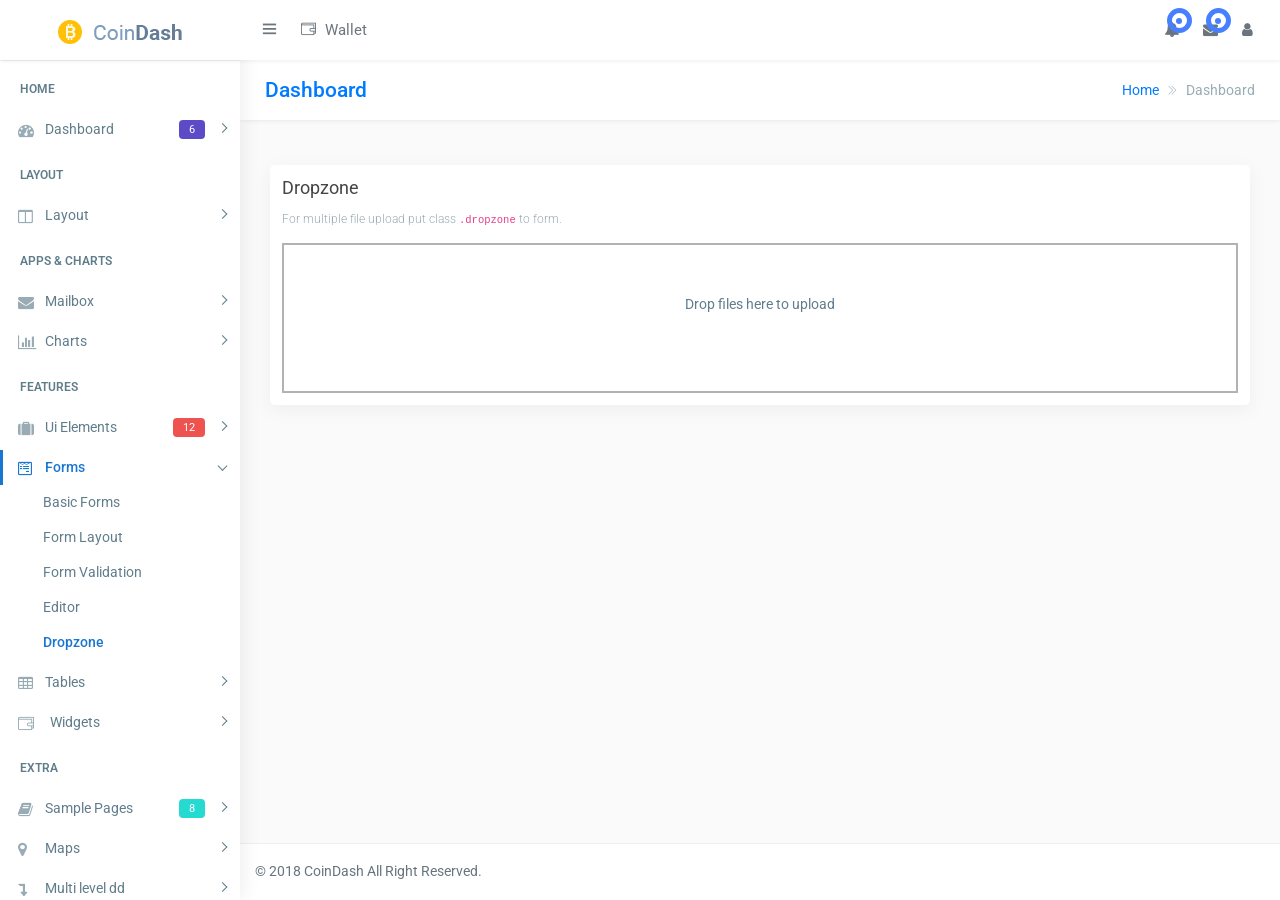
<file: public/Plantilla/form-dropzone.html>
<!DOCTYPE html>
<html lang="en">

<head>
    <meta charset="utf-8">
    <meta http-equiv="X-UA-Compatible" content="IE=edge">
    <!-- Tell the browser to be responsive to screen width -->
    <meta name="viewport" content="width=device-width, initial-scale=1">
    <meta name="description" content="">
    <meta name="author" content="">
    <!-- Favicon icon -->
    <link rel="icon" type="image/png" sizes="16x16" href="images/favicon.png">
    <title>CoinDash - Cryptocurrency Dashboard Admin Template</title>
    <!-- Bootstrap Core CSS -->
    <link href="css/lib/dropzone/dropzone.css" rel="stylesheet">
    <link href="css/lib/bootstrap/bootstrap.min.css" rel="stylesheet">
    <!-- Custom CSS -->
    
    <link href="css/style.css" rel="stylesheet">
</head>

<body class="header-fix fix-sidebar">
    
    <!-- Main wrapper  -->
    <div id="main-wrapper">
        <!-- header header  -->
        <div class="header">
            <nav class="navbar top-navbar navbar-expand-md navbar-light">
                <!-- Logo -->
                <div class="navbar-header">
                    <a class="navbar-brand" href="index.html">
                        <!-- Logo icon -->
                        <b><img src="images/logo.png" alt="homepage" class="dark-logo" /></b>
                        <!--End Logo icon -->
                        <!-- Logo text -->
                        <span><img src="images/logo-text.png" alt="homepage" class="dark-logo" /></span>
                    </a>
                </div>
                <!-- End Logo -->
                <div class="navbar-collapse">
                    <!-- toggle and nav items -->
                    <ul class="navbar-nav mr-auto mt-md-0">
                        <!-- This is  -->
                        <li class="nav-item"> <a class="nav-link toggle-nav hidden-md-up text-muted  " href="javascript:void(0)"><i class="mdi mdi-menu"></i></a> </li>
                        <li class="nav-item m-l-10"> <a class="nav-link sidebartoggle hidden-sm-down text-muted  " href="javascript:void(0)"><i class="ti-menu"></i></a> </li>
                        <!-- Messages -->
                        <li class="nav-item dropdown mega-menu"> <a class="nav-link dropdown-toggle text-muted  " href="#" data-toggle="dropdown" aria-haspopup="true" aria-expanded="false"><i class="ti-wallet m-r-5"></i> Wallet</a>
                            <div class="dropdown-menu animated slideInDown">
                                <ul class="mega-menu-menu row">

                                    <li class="col-lg-3  m-b-30">
                                        <h4 class="m-b-20">Bitcoin BTC</h4>
                                        <!-- Contact -->
                                        <ul>  
											<li><a href="#"><i class="cc BTC"></i> Bitcoin Transaction</a></li>
                                            <li><a href="#"><i class="cc BTC"></i> Bitcoin Transaction</a></li>
                                            <li><a href="#"><i class="cc BTC"></i> Bitcoin Transaction</a></li>
                                            <li><a href="#"><i class="cc BTC"></i> Bitcoin Transaction</a></li>
                                        </ul> 
									</li>                                                 
                                    <li class="col-lg-3 col-xlg-3 m-b-30">
                                        <h4 class="m-b-20">Bitcoin BTC</h4>
                                        <!-- List style -->
                                        <ul class="list-style-none">
                                            <li><a href="#"><i class="cc BTC"></i> Bitcoin Transaction</a></li>
                                            <li><a href="#"><i class="cc BTC"></i> Bitcoin Transaction</a></li>
                                            <li><a href="#"><i class="cc BTC"></i> Bitcoin Transaction</a></li>
                                            <li><a href="#"><i class="cc BTC"></i> Bitcoin Transaction</a></li>
                                            <li><a href="#"><i class="cc BTC"></i> Bitcoin Transaction</a></li>
                                        </ul>
                                    </li>
                                    <li class="col-lg-3 col-xlg-3 m-b-30">
                                        <h4 class="m-b-20">Bitcoin BTC</h4>
                                        <!-- List style -->
                                        <ul class="list-style-none">
                                            <li><a href="#"><i class="cc BTC"></i> Bitcoin Transaction</a></li>
                                            <li><a href="#"><i class="cc BTC"></i> Bitcoin Transaction</a></li>
                                            <li><a href="#"><i class="cc BTC"></i> Bitcoin Transaction</a></li>
                                            <li><a href="#"><i class="cc BTC"></i> Bitcoin Transaction</a></li>
                                            <li><a href="#"><i class="cc BTC"></i> Bitcoin Transaction</a></li>
                                        </ul>
                                    </li>
                                    <li class="col-lg-3 col-xlg-3 m-b-30">
                                        <h4 class="m-b-20">Bitcoin BTC</h4>
                                        <!-- List style -->
                                        <ul class="list-style-none">
                                            <li><a href="#"><i class="cc BTC"></i> Bitcoin Transaction</a></li>
                                            <li><a href="#"><i class="cc BTC"></i> Bitcoin Transaction</a></li>
                                            <li><a href="#"><i class="cc BTC"></i> Bitcoin Transaction</a></li>
                                            <li><a href="#"><i class="cc BTC"></i> Bitcoin Transaction</a></li>
                                            <li><a href="#"><i class="cc BTC"></i> Bitcoin Transaction</a></li>
                                        </ul>
                                    </li>
                                </ul>
                            </div>
                        </li>
                        <!-- End Messages -->
                    </ul>
                    <!-- User profile and search -->
                    <ul class="navbar-nav my-lg-0">
                        <!-- Comment -->
                        <li class="nav-item dropdown">
                            <a class="nav-link dropdown-toggle text-muted text-muted  " href="#" data-toggle="dropdown" aria-haspopup="true" aria-expanded="false"> <i class="fa fa-bell"></i>
								<div class="notify"> <span class="heartbit"></span> <span class="point"></span> </div>
							</a>
                            <div class="dropdown-menu dropdown-menu-right mailbox animated slideInRight">
                                <ul>
                                    <li>
                                        <div class="drop-title">Notifications</div>
                                    </li>
                                    <li>
                                        <div class="header-notify">
                                            <!-- Message -->
                                            <a href="#">
                                                <i class="cc BTC m-r-10 f-s-40" title="BTC"></i>
                                                <div class="notification-contnet">
                                                    <h5>All Transaction BTC</h5> <span class="mail-desc">Just see the my new admin!</span> 
                                                </div>
                                            </a>
                                            <!-- Message -->
                                            <a href="#">
                                                <i class="cc LTC m-r-10 f-s-40" title="BTC"></i>
                                                <div class="notification-contnet">
                                                    <h5>This is LTC coin</h5> <span class="mail-desc">Just a reminder that you have event</span>
                                                </div>
                                            </a>
                                            <!-- Message -->
                                            <a href="#">
                                                <i class="cc DASH m-r-10 f-s-40" title="BTC"></i>
                                                <div class="notification-contnet">
                                                    <h5>This is DASH coin</h5> <span class="mail-desc">You can customize this template as you want</span>
                                                </div>
                                            </a>
                                            <!-- Message -->
                                            <a href="#">
                                                <i class="cc XRP m-r-10 f-s-40" title="BTC"></i>
                                                <div class="notification-contnet">
                                                    <h5>This is LTC coin</h5> <span class="mail-desc">Just see the my admin!</span>
                                                </div>
                                            </a>
                                        </div>
                                    </li>
                                    <li>
                                        <a class="nav-link text-center" href="javascript:void(0);"> Check all notifications <i class="fa fa-angle-right"></i> </a>
                                    </li>
                                </ul>
                            </div>
                        </li>
                        <!-- End Comment -->
                        <!-- Messages -->
                        <li class="nav-item dropdown">
                            <a class="nav-link dropdown-toggle text-muted  " href="#" id="2" data-toggle="dropdown" aria-haspopup="true" aria-expanded="false"> <i class="fa fa-envelope"></i>
								<div class="notify"> <span class="heartbit"></span> <span class="point"></span> </div>
							</a>
                            <div class="dropdown-menu dropdown-menu-right mailbox animated slideInRight" aria-labelledby="2">
                                <ul>
                                    <li>
                                        <div class="drop-title">You have 4 new messages</div>
                                    </li>
                                    <li>
                                        <div class="header-notify">
                                            <!-- Message -->
                                            <a href="#">
                                                
                                                <div class="notification-contnet">
                                                    <h5>Michael Qin</h5> <span class="mail-desc">Just see the my admin!</span> 
                                                </div>
                                            </a>
                                            <!-- Message -->
                                            <a href="#">
                                                
                                                <div class="notification-contnet">
                                                    <h5>John Doe</h5> <span class="mail-desc">I've sung a song! See you at</span>
                                                </div>
                                            </a>
                                            <!-- Message -->
                                            <a href="#">
                                                
                                                <div class="notification-contnet">
                                                    <h5>Mr. John</h5> <span class="mail-desc">I am a singer!</span>
                                                </div>
                                            </a>
                                            <!-- Message -->
                                            <a href="#">
                                                
                                                <div class="notification-contnet">
                                                    <h5>Michael Qin</h5> <span class="mail-desc">Just see the my admin!</span>
                                                </div>
                                            </a>
                                        </div>
                                    </li>
                                    <li>
                                        <a class="nav-link text-center" href="javascript:void(0);"> See all e-Mails <i class="fa fa-angle-right"></i> </a>
                                    </li>
                                </ul>
                            </div>
                        </li>
                        <!-- End Messages -->
                        <!-- Profile -->
                        <li class="nav-item dropdown">
                            <a class="nav-link dropdown-toggle text-muted  " href="#" data-toggle="dropdown" aria-haspopup="true" aria-expanded="false"><i class="fa fa-user"></i></a>
                            <div class="dropdown-menu dropdown-menu-right animated slideInRight">
                                <ul class="dropdown-user">
                                    <li role="separator" class="divider"></li>
                                    <li><a href="#"> Profile</a></li>
                                    <li><a href="#"> Balance</a></li>
                                    <li><a href="#"> Inbox</a></li>
                                    <li role="separator" class="divider"></li>
                                    <li><a href="#"> Setting</a></li>
                                    <li role="separator" class="divider"></li>
                                    <li><a href="#"> Logout</a></li>
                                </ul>
                            </div>
                        </li>
                    </ul>
                </div>
            </nav>
        </div>
        <!-- End header header -->
        <!-- Left Sidebar  -->
        <div class="left-sidebar">
            <!-- Sidebar scroll-->
            <div class="scroll-sidebar">
                <!-- Sidebar navigation-->
                <nav class="sidebar-nav">
                    <ul id="sidebar-menu">
                        <li class="nav-devider"></li>
                        <li class="nav-label">Home</li>
                        <li> <a class="has-arrow  " href="#" aria-expanded="false"><i class="fa fa-tachometer"></i><span class="hide-menu">Dashboard <span class="label label-rouded label-primary pull-right">6</span></span></a>
                            <ul aria-expanded="false" class="collapse">
                                <li><a href="index.html">Dashboard 1 </a></li><li><a href="index1.html">Dashboard 2 </a></li><li><a href="index2.html">Dashboard 3 </a></li><li><a href="index3.html">Dashboard 4 </a></li><li><a href="index4.html">Dashboard 5 </a></li><li><a href="index5.html">Dashboard 6 </a></li>
                            </ul>
                        </li>
                        <li class="nav-label">Layout</li>
                        <li> <a class="has-arrow  " href="#" aria-expanded="false"><i class="fa fa-columns"></i><span class="hide-menu">Layout</span></a>
                            <ul aria-expanded="false" class="collapse">
                                <li><a href="layout-blank.html">Blank</a></li>
                                <li><a href="layout-boxed.html">Boxed</a></li>
                                <li><a href="layout-fix-header.html">Fix Header</a></li>
                                <li><a href="layout-fix-sidebar.html">Fix Sidebar</a></li>
                            </ul>
                        </li>
                        <li class="nav-label">Apps &amp; Charts</li>
                        <li> <a class="has-arrow  " href="#" aria-expanded="false"><i class="fa fa-envelope"></i><span class="hide-menu">Mailbox</span></a>
                            <ul aria-expanded="false" class="collapse">
                                <li><a href="email-compose.html">Compose</a></li>
                                <li><a href="email-read.html">Read</a></li>
                                <li><a href="email-inbox.html">Inbox</a></li>
                            </ul>
                        </li>
                        <li> <a class="has-arrow  " href="#" aria-expanded="false"><i class="fa fa-bar-chart"></i><span class="hide-menu">Charts</span></a>
                            <ul aria-expanded="false" class="collapse">
                                
                                <li><a href="chart-morris.html">Morris</a></li>
                                <li><a href="chart-chartjs.html">ChartJs</a></li>
                                <li><a href="chart-chartist.html">Chartist </a></li>
                                <li><a href="chart-amchart.html">AmChart</a></li>
                                <li><a href="chart-echart.html">EChart</a></li>
                                <li><a href="chart-sparkline.html">Sparkline</a></li>
                                <li><a href="chart-peity.html">Peity</a></li>
                            </ul>
                        </li>
                        <li class="nav-label">Features</li>
                        <li> <a class="has-arrow  " href="#" aria-expanded="false"><i class="fa fa-suitcase"></i><span class="hide-menu">Ui Elements <span class="label label-rouded label-danger pull-right">12</span></span></a>
                            <ul aria-expanded="false" class="collapse">
                                <li><a href="ui-alert.html">Alert</a></li>
                                <li><a href="ui-button.html">Button</a></li>
                                <li><a href="ui-dropdown.html">Dropdown</a></li>
                                <li><a href="ui-progressbar.html">Progressbar</a></li>
                                <li><a href="ui-tab.html">Tab</a></li>
                                <li><a href="ui-typography.html">Typography</a></li>
                                <li><a href="uc-calender.html">Calender</a></li>
                                <li><a href="uc-datamap.html">Datamap</a></li>
                                <li><a href="uc-nestedable.html">Nestedable</a></li>
                                <li><a href="uc-sweetalert.html">Sweetalert</a></li>
                                <li><a href="uc-toastr.html">Toastr</a></li>
                                <li><a href="uc-weather.html">Weather</a></li>
                            </ul>
                        </li>
                        <li> <a class="has-arrow  " href="#" aria-expanded="false"><i class="fa fa-wpforms"></i><span class="hide-menu">Forms</span></a>
                            <ul aria-expanded="false" class="collapse">
                                <li><a href="form-basic.html">Basic Forms</a></li>
                                <li><a href="form-layout.html">Form Layout</a></li>
                                <li><a href="form-validation.html">Form Validation</a></li>
                                <li><a href="form-editor.html">Editor</a></li>
                                <li><a href="form-dropzone.html">Dropzone</a></li>
                            </ul>
                        </li>
                        <li> <a class="has-arrow  " href="#" aria-expanded="false"><i class="fa fa-table"></i><span class="hide-menu">Tables</span></a>
                            <ul aria-expanded="false" class="collapse">
                                <li><a href="table-bootstrap.html">Basic Tables</a></li>
                                <li><a href="table-datatable.html">Data Tables</a></li>
                            </ul>
                        </li>
                        <li> <a class="has-arrow  " href="#" aria-expanded="false"><i class="ti-wallet m-r-5"></i><span class="hide-menu">Widgets</span></a>
                            <ul aria-expanded="false" class="collapse">
                                <li><a href="widget.html">Widgets</a></li>
                            </ul>
                        </li>
                        <li class="nav-label">EXTRA</li>
                        <li> <a class="has-arrow  " href="#" aria-expanded="false"><i class="fa fa-book"></i><span class="hide-menu">Sample Pages <span class="label label-rouded label-success pull-right">8</span></span></a>
                            <ul aria-expanded="false" class="collapse">
                                
                                <li><a href="#" class="has-arrow">Authentication <span class="label label-rounded label-success">3</span></a>
                                    <ul aria-expanded="false" class="collapse">
                                        <li><a href="page-login.html">Login</a></li>
                                        <li><a href="page-register.html">Register</a></li>
                                        <li><a href="page-invoice.html">Invoice</a></li>
                                    </ul>
                                </li>
                                <li><a href="#" class="has-arrow">Error Pages</a>
                                    <ul aria-expanded="false" class="collapse">
                                        <li><a href="page-error-400.html">400</a></li>
                                        <li><a href="page-error-403.html">403</a></li>
                                        <li><a href="page-error-404.html">404</a></li>
                                        <li><a href="page-error-500.html">500</a></li>
                                        <li><a href="page-error-503.html">503</a></li>
                                    </ul>
                                </li>
                            </ul>
                        </li>
                        <li> <a class="has-arrow  " href="#" aria-expanded="false"><i class="fa fa-map-marker"></i><span class="hide-menu">Maps</span></a>
                            <ul aria-expanded="false" class="collapse">
                                <li><a href="map-vector.html">Vector Map</a></li>
                            </ul>
                        </li>
                        <li> <a class="has-arrow  " href="#" aria-expanded="false"><i class="fa fa-level-down"></i><span class="hide-menu">Multi level dd</span></a>
                            <ul aria-expanded="false" class="collapse">
                                <li><a href="#">item 1.1</a></li>
                                <li><a href="#">item 1.2</a></li>
                                <li> <a class="has-arrow" href="#" aria-expanded="false">Menu 1.3</a>
                                    <ul aria-expanded="false" class="collapse">
                                        <li><a href="#">item 1.3.1</a></li>
                                        <li><a href="#">item 1.3.2</a></li>
                                        <li><a href="#">item 1.3.3</a></li>
                                        <li><a href="#">item 1.3.4</a></li>
                                    </ul>
                                </li>
                                <li><a href="#">item 1.4</a></li>
                            </ul>
                        </li>
                    </ul>
                </nav>
                <!-- End Sidebar navigation -->
            </div>
            <!-- End Sidebar scroll-->
        </div>
        <!-- End Left Sidebar  -->
        <!-- Page wrapper  -->
        <div class="page-wrapper">
            <!-- Bread crumb -->
            <div class="row page-titles">
                <div class="col-md-5 align-self-center">
                    <h3 class="text-primary">Dashboard</h3> </div>
                <div class="col-md-7 align-self-center">
                    <ol class="breadcrumb">
                        <li class="breadcrumb-item"><a href="javascript:void(0)">Home</a></li>
                        <li class="breadcrumb-item active">Dashboard</li>
                    </ol>
                </div>
            </div>
            <!-- End Bread crumb -->
            <!-- Container fluid  -->
            <div class="container-fluid">
                <!-- Start Page Content -->
                <div class="row">
                    <div class="col-12">
                        <div class="card">
                            <div class="card-body">
                                <h4 class="card-title">Dropzone</h4>
                                <h6 class="card-subtitle">For multiple file upload put class <code>.dropzone</code> to form.</h6>
                                <form action="#" class="dropzone">
                                    <div class="fallback">
                                        <input name="file" type="file" multiple />
                                    </div>
                                </form>
                            </div>
                        </div>
                    </div>
                </div>
                <!-- End PAge Content -->
            </div>
            <!-- End Container fluid  -->
            <!-- footer -->
            <footer class="footer"> © 2018 CoinDash All Right Reserved.</footer>
            <!-- End footer -->
        </div>
        <!-- End Page wrapper  -->
    </div>
    <!-- End Wrapper -->
    <!-- All Jquery -->
    <script src="js/lib/jquery/jquery.min.js"></script>
    <!-- Bootstrap tether Core JavaScript -->
    <script src="js/lib/bootstrap/js/popper.min.js"></script>
    <script src="js/lib/bootstrap/js/bootstrap.min.js"></script>
    <!-- slimscrollbar scrollbar JavaScript -->
    <script src="js/jquery.slimscroll.js"></script>
    <!--Menu sidebar -->
    <script src="js/sidebarmenu.js"></script>
    <!--stickey kit -->
    <script src="js/lib/sticky-kit-master/dist/sticky-kit.min.js"></script>
    <!--Custom JavaScript -->
    <script src="js/custom.min.js"></script>


    <script src="js/lib/dropzone/dropzone.js"></script>

</body>

</html>
</file>
<file: public/Plantilla/css/lib/amchart/export.css>
.amcharts-export-canvas{position:absolute;display:none;z-index:1;top:0;right:0;bottom:0;left:0;background-color:#fff;}.amcharts-export-canvas.active{display:block;}.amcharts-export-menu{position:absolute;z-index:2;opacity:0.5;color:#000;}.amcharts-main-div:hover .amcharts-export-menu,.amcharts-stock-div:hover .amcharts-export-menu,.amcharts-export-menu.active{opacity:1;}.amcharts-export-menu-top-left>ul>li>ul:after{content:"";position:absolute;top:13px;right:100%;z-index:1000;border-top:7px solid transparent;border-left:7px solid transparent;border-right:7px solid #fff;border-bottom:7px solid transparent;}.amcharts-export-menu-top-left>ul>li>ul>li:first-child>a:after{content:"";position:absolute;top:12px;right:100%;z-index:1001;border-top:8px solid transparent;border-left:8px solid transparent;border-right:8px solid #e2e2e2;border-bottom:8px solid transparent;}.amcharts-export-menu-top-right>ul>li>ul:after{content:"";position:absolute;top:13px;left:100%;z-index:1000;border-top:7px solid transparent;border-left:7px solid #fff;border-right:7px solid transparent;border-bottom:7px solid transparent;}.amcharts-export-menu-top-right>ul>li>ul>li:first-child>a:after{content:"";position:absolute;top:12px;left:100%;z-index:1001;border-top:8px solid transparent;border-left:8px solid #e2e2e2;border-right:8px solid transparent;border-bottom:8px solid transparent;}.amcharts-export-menu-bottom-left>ul>li>ul:after{content:"";position:absolute;bottom:13px;right:100%;z-index:1000;border-top:7px solid transparent;border-left:7px solid transparent;border-right:7px solid #fff;border-bottom:7px solid transparent;}.amcharts-export-menu-bottom-left>ul>li>ul>li:last-child>a:after{content:"";position:absolute;bottom:12px;right:100%;z-index:1001;border-top:8px solid transparent;border-left:8px solid transparent;border-right:8px solid #e2e2e2;border-bottom:8px solid transparent;}.amcharts-export-menu-bottom-right>ul>li>ul:after{content:"";position:absolute;bottom:13px;left:100%;z-index:1000;border-top:7px solid transparent;border-left:7px solid #fff;border-right:7px solid transparent;border-bottom:7px solid transparent;}.amcharts-export-menu-bottom-right>ul>li>ul>li:last-child>a:after{content:"";position:absolute;bottom:12px;left:100%;z-index:1001;border-top:8px solid transparent;border-left:8px solid #e2e2e2;border-right:8px solid transparent;border-bottom:8px solid transparent;}.amcharts-export-menu ul{list-style:none;margin:0;padding:0;}.amcharts-export-menu li{position:relative;display:block;z-index:1;}.amcharts-export-menu li>ul{position:absolute;display:none;border:1px solid #e2e2e2;margin-top:-1px;background:#fff;}.amcharts-export-menu li>a{position:relative;display:block;color:#000;text-decoration:none;padding:12px 12px;z-index:2;white-space:nowrap;border-bottom:1px solid #f2f2f2;}.amcharts-export-menu li:last-child>a{border-bottom:none;}.amcharts-export-menu li>a>img{border:none;}.amcharts-export-menu-top-left{top:0;left:0;}.amcharts-export-menu-bottom-left{bottom:0;left:0;}.amcharts-export-menu-top-right{top:0;right:0;}.amcharts-export-menu-bottom-right{bottom:0;right:0;}.amcharts-export-menu li:hover>ul,.amcharts-export-menu li.active>ul{display:block;}.amcharts-export-menu li:hover>a,.amcharts-export-menu li.active>a{color:#fff;background-color:#636363;}.amcharts-export-menu-top-left li:hover>ul,.amcharts-export-menu-top-left li.active>ul{left:100%;top:0;}.amcharts-export-menu-bottom-left li:hover>ul,.amcharts-export-menu-bottom-left li.active>ul{left:100%;bottom:0;}.amcharts-export-menu-top-right li:hover>ul,.amcharts-export-menu-top-right li.active>ul{top:0;right:100%;}.amcharts-export-menu-bottom-right li:hover>ul,.amcharts-export-menu-bottom-right li.active>ul{bottom:0;right:100%;}.amcharts-export-menu .export-main>a,.amcharts-export-menu .export-drawing>a,.amcharts-export-menu .export-delayed-capturing>a{display:block;overflow:hidden;text-indent:-13333337px;width:36px;height:36px;padding:0;background-repeat:no-repeat;background-image:url('data:image/svg+xml;charset=utf8,%3Csvg%20xmlns%3D%22http%3A%2F%2Fwww.w3.org%2F2000%2Fsvg%22%20xmlns%3Axlink%3D%22http%3A%2F%2Fwww.w3.org%2F1999%2Fxlink%22%20width%3D%2211px%22%20height%3D%2214px%22%3E%3Cpath%20d%3D%22M3%2C0%20L8%2C0%20L8%2C5%20L11%2C5%20L5.5%2C10%20L0%2C5%20L3%2C5%20L03%2C0%22%20fill%3D%22%23888%22%2F%3E%3Crect%20x%3D%220%22%20y%3D%2212%22%20fill%3D%22%23888%22%20width%3D%2211%22%20height%3D%222%22%2F%3E%3C%2Fsvg%3E');background-color:#fff;background-position:center;-webkit-box-shadow:1px 1px 3px 0px rgba(0,0,0,0.5);-moz-box-shadow:1px 1px 3px 0px rgba(0,0,0,0.5);box-shadow:1px 1px 3px 0px rgba(0,0,0,0.5);border-radius:18px;margin:8px 8px 0 10px;}.amcharts-export-menu .export-drawing>a{background-image:url('data:image/svg+xml;charset=utf8,%3Csvg%20xmlns%3D%22http%3A%2F%2Fwww.w3.org%2F2000%2Fsvg%22%20xmlns%3Axlink%3D%22http%3A%2F%2Fwww.w3.org%2F1999%2Fxlink%22%20version%3D%221.1%22%20width%3D%2216px%22%20height%3D%2217px%22%3E%3Crect%20x%3D%220%22%20y%3D%2216%22%20fill%3D%22%23888%22%20width%3D%2214%22%20height%3D%221%22%2F%3E%3Cpath%20transform%3D%22translate(-12%2C-10)%22%20fill%3D%22%23888%22%20d%3D%22M17.098%2C20.305c-0.142%2C0.146%2C0.101%2C0.04%2C0.137%2C0.004c0.027-0.028%2C0.204-0.09%2C0.484-0.09c0.338%2C0%2C0.626%2C0.092%2C0.787%2C0.255%20c0.473%2C0.472%2C0.424%2C0.932%2C0.393%2C1.078l-2.521%2C1.055l-1.577-1.577l1.054-2.52c0.039-0.009%2C0.105-0.018%2C0.188-0.018%20c0.219%2C0%2C0.555%2C0.069%2C0.893%2C0.407c0.378%2C0.378%2C0.246%2C1.188%2C0.166%2C1.271C17.062%2C20.207%2C17.062%2C20.269%2C17.098%2C20.305z%20M26.984%2C14.472c-0.008-0.674-0.61-1.257-1.31-1.933c-0.134-0.129-0.679-0.673-0.809-0.808c-0.679-0.702-1.266-1.31-1.943-1.31%20c-0.37%2C0-0.734%2C0.207-1.114%2C0.587l-6.852%2C6.847c-0.012%2C0.016-2.877%2C7.354-2.877%2C7.354c-0.012%2C0.032%2C0%2C0.063%2C0.022%2C0.091%20c0.021%2C0.021%2C0.044%2C0.029%2C0.067%2C0.029c0.01%2C0%2C0.018-0.003%2C0.028-0.007c0%2C0%2C7.357-2.864%2C7.369-2.877l6.854-6.847%20C26.803%2C15.216%2C26.988%2C14.848%2C26.984%2C14.472z%22%2F%3E%3C%2Fsvg%3E');}.amcharts-export-menu .export-main:hover,.amcharts-export-menu .export-drawing:hover,.amcharts-export-menu .export-main.active,.amcharts-export-menu .export-drawing.active{padding-bottom:100px;}.amcharts-export-menu.amcharts-export-menu-bottom-left .export-main:hover,.amcharts-export-menu.amcharts-export-menu-bottom-left .export-drawing:hover,.amcharts-export-menu.amcharts-export-menu-bottom-right .export-main:hover,.amcharts-export-menu.amcharts-export-menu-bottom-right .export-drawing:hover,.amcharts-export-menu.amcharts-export-menu-bottom-left .export-main.active,.amcharts-export-menu.amcharts-export-menu-bottom-left .export-drawing.active,.amcharts-export-menu.amcharts-export-menu-bottom-right .export-main.active,.amcharts-export-menu.amcharts-export-menu-bottom-right .export-drawing.active{padding-bottom:0;padding-top:100px;}.amcharts-export-menu .export-main:hover>a,.amcharts-export-menu .export-main.active>a{background-image:url('data:image/svg+xml;charset=utf8,%3Csvg%20xmlns%3D%22http%3A%2F%2Fwww.w3.org%2F2000%2Fsvg%22%20xmlns%3Axlink%3D%22http%3A%2F%2Fwww.w3.org%2F1999%2Fxlink%22%20width%3D%2211px%22%20height%3D%2214px%22%3E%3Cpath%20d%3D%22M3%2C0%20L8%2C0%20L8%2C5%20L11%2C5%20L5.5%2C10%20L0%2C5%20L3%2C5%20L03%2C0%22%20fill%3D%22%23fff%22%2F%3E%3Crect%20x%3D%220%22%20y%3D%2212%22%20fill%3D%22%23fff%22%20width%3D%2211%22%20height%3D%222%22%2F%3E%3C%2Fsvg%3E');}.amcharts-export-menu .export-drawing:hover>a,.amcharts-export-menu .export-drawing.active>a{background-image:url('data:image/svg+xml;charset=utf8,%3Csvg%20xmlns%3D%22http%3A%2F%2Fwww.w3.org%2F2000%2Fsvg%22%20xmlns%3Axlink%3D%22http%3A%2F%2Fwww.w3.org%2F1999%2Fxlink%22%20version%3D%221.1%22%20width%3D%2216px%22%20height%3D%2217px%22%3E%3Crect%20x%3D%220%22%20y%3D%2216%22%20fill%3D%22%23FFF%22%20width%3D%2214%22%20height%3D%221%22%2F%3E%3Cpath%20transform%3D%22translate(-12%2C-10)%22%20fill%3D%22%23FFF%22%20d%3D%22M17.098%2C20.305c-0.142%2C0.146%2C0.101%2C0.04%2C0.137%2C0.004c0.027-0.028%2C0.204-0.09%2C0.484-0.09c0.338%2C0%2C0.626%2C0.092%2C0.787%2C0.255%20c0.473%2C0.472%2C0.424%2C0.932%2C0.393%2C1.078l-2.521%2C1.055l-1.577-1.577l1.054-2.52c0.039-0.009%2C0.105-0.018%2C0.188-0.018%20c0.219%2C0%2C0.555%2C0.069%2C0.893%2C0.407c0.378%2C0.378%2C0.246%2C1.188%2C0.166%2C1.271C17.062%2C20.207%2C17.062%2C20.269%2C17.098%2C20.305z%20M26.984%2C14.472c-0.008-0.674-0.61-1.257-1.31-1.933c-0.134-0.129-0.679-0.673-0.809-0.808c-0.679-0.702-1.266-1.31-1.943-1.31%20c-0.37%2C0-0.734%2C0.207-1.114%2C0.587l-6.852%2C6.847c-0.012%2C0.016-2.877%2C7.354-2.877%2C7.354c-0.012%2C0.032%2C0%2C0.063%2C0.022%2C0.091%20c0.021%2C0.021%2C0.044%2C0.029%2C0.067%2C0.029c0.01%2C0%2C0.018-0.003%2C0.028-0.007c0%2C0%2C7.357-2.864%2C7.369-2.877l6.854-6.847%20C26.803%2C15.216%2C26.988%2C14.848%2C26.984%2C14.472z%22%2F%3E%3C%2Fsvg%3E');}.amcharts-export-menu .export-close>a,.amcharts-export-menu .export-close:hover>a,.amcharts-export-menu .export-close.active>a{background-image:url([data-uri]);}.amcharts-export-menu .export-drawing-color{background:#000;width:35px;}.amcharts-export-menu .export-drawing-color>a{display:block;overflow:hidden;text-indent:-13333337px;}.amcharts-export-menu .export-drawing-color-red{background:#f00;}.amcharts-export-menu .export-drawing-color-green{background:#0f0;}.amcharts-export-menu .export-drawing-color-blue{background:#00f;}.amcharts-export-menu .export-drawing-color-white{background:#fff;}.amcharts-export-fallback{position:absolute;top:0;right:0;bottom:0;left:0;background-color:#fff;}.amcharts-export-fallback textarea{border:none;outline:none;position:absolute;overflow:hidden;width:100%;height:100%;padding:20px;}.amcharts-export-fallback-message{position:absolute;z-index:1;padding:20px;width:100%;background-color:#fff;}.amcharts-export-menu .export-delayed-capturing>a{text-indent:0px;line-height:36px;vertical-align:middle;text-align:center;background-image:none;}.amcharts-export-menu,.amcharts-export-canvas .canvas-container{-webkit-transition:opacity 0.5s ease-out;-moz-transition:opacity 0.5s ease-out;-ms-transition:opacity 0.5s ease-out;-o-transition:opacity 0.5s ease-out;transition:opacity 0.5s ease-out;}.amcharts-export-canvas.dropbox .canvas-container{opacity:0.5;}.amcharts-export-menu .export-drawing-shape a{font:0/0 a;text-shadow:none;color:transparent;}.amcharts-export-menu li img{height:20px;}.amcharts-export-menu .export-drawing-width a{text-align:center;}.amcharts-export-menu .export-drawing-width span{display:block;margin:0 auto;}.amcharts-export-menu .export-drawing-width span>span{display:block;background:#000;border-radius:100%;}.amcharts-export-menu .export-drawing-shape a:hover img,.amcharts-export-menu .export-drawing-shape.active a img{-webkit-filter:invert(100%);filter:invert(100%);}
</file>
<file: public/Plantilla/css/lib/dropzone/dropzone.css>
/*
 * The MIT License
 * Copyright (c) 2012 Matias Meno <m@tias.me>
 */
@-webkit-keyframes passing-through {
  0% {
    opacity: 0;
    -webkit-transform: translateY(40px);
    -moz-transform: translateY(40px);
    -ms-transform: translateY(40px);
    -o-transform: translateY(40px);
    transform: translateY(40px); }
  30%, 70% {
    opacity: 1;
    -webkit-transform: translateY(0px);
    -moz-transform: translateY(0px);
    -ms-transform: translateY(0px);
    -o-transform: translateY(0px);
    transform: translateY(0px); }
  100% {
    opacity: 0;
    -webkit-transform: translateY(-40px);
    -moz-transform: translateY(-40px);
    -ms-transform: translateY(-40px);
    -o-transform: translateY(-40px);
    transform: translateY(-40px); } }
@-moz-keyframes passing-through {
  0% {
    opacity: 0;
    -webkit-transform: translateY(40px);
    -moz-transform: translateY(40px);
    -ms-transform: translateY(40px);
    -o-transform: translateY(40px);
    transform: translateY(40px); }
  30%, 70% {
    opacity: 1;
    -webkit-transform: translateY(0px);
    -moz-transform: translateY(0px);
    -ms-transform: translateY(0px);
    -o-transform: translateY(0px);
    transform: translateY(0px); }
  100% {
    opacity: 0;
    -webkit-transform: translateY(-40px);
    -moz-transform: translateY(-40px);
    -ms-transform: translateY(-40px);
    -o-transform: translateY(-40px);
    transform: translateY(-40px); } }
@keyframes passing-through {
  0% {
    opacity: 0;
    -webkit-transform: translateY(40px);
    -moz-transform: translateY(40px);
    -ms-transform: translateY(40px);
    -o-transform: translateY(40px);
    transform: translateY(40px); }
  30%, 70% {
    opacity: 1;
    -webkit-transform: translateY(0px);
    -moz-transform: translateY(0px);
    -ms-transform: translateY(0px);
    -o-transform: translateY(0px);
    transform: translateY(0px); }
  100% {
    opacity: 0;
    -webkit-transform: translateY(-40px);
    -moz-transform: translateY(-40px);
    -ms-transform: translateY(-40px);
    -o-transform: translateY(-40px);
    transform: translateY(-40px); } }
@-webkit-keyframes slide-in {
  0% {
    opacity: 0;
    -webkit-transform: translateY(40px);
    -moz-transform: translateY(40px);
    -ms-transform: translateY(40px);
    -o-transform: translateY(40px);
    transform: translateY(40px); }
  30% {
    opacity: 1;
    -webkit-transform: translateY(0px);
    -moz-transform: translateY(0px);
    -ms-transform: translateY(0px);
    -o-transform: translateY(0px);
    transform: translateY(0px); } }
@-moz-keyframes slide-in {
  0% {
    opacity: 0;
    -webkit-transform: translateY(40px);
    -moz-transform: translateY(40px);
    -ms-transform: translateY(40px);
    -o-transform: translateY(40px);
    transform: translateY(40px); }
  30% {
    opacity: 1;
    -webkit-transform: translateY(0px);
    -moz-transform: translateY(0px);
    -ms-transform: translateY(0px);
    -o-transform: translateY(0px);
    transform: translateY(0px); } }
@keyframes slide-in {
  0% {
    opacity: 0;
    -webkit-transform: translateY(40px);
    -moz-transform: translateY(40px);
    -ms-transform: translateY(40px);
    -o-transform: translateY(40px);
    transform: translateY(40px); }
  30% {
    opacity: 1;
    -webkit-transform: translateY(0px);
    -moz-transform: translateY(0px);
    -ms-transform: translateY(0px);
    -o-transform: translateY(0px);
    transform: translateY(0px); } }
@-webkit-keyframes pulse {
  0% {
    -webkit-transform: scale(1);
    -moz-transform: scale(1);
    -ms-transform: scale(1);
    -o-transform: scale(1);
    transform: scale(1); }
  10% {
    -webkit-transform: scale(1.1);
    -moz-transform: scale(1.1);
    -ms-transform: scale(1.1);
    -o-transform: scale(1.1);
    transform: scale(1.1); }
  20% {
    -webkit-transform: scale(1);
    -moz-transform: scale(1);
    -ms-transform: scale(1);
    -o-transform: scale(1);
    transform: scale(1); } }
@-moz-keyframes pulse {
  0% {
    -webkit-transform: scale(1);
    -moz-transform: scale(1);
    -ms-transform: scale(1);
    -o-transform: scale(1);
    transform: scale(1); }
  10% {
    -webkit-transform: scale(1.1);
    -moz-transform: scale(1.1);
    -ms-transform: scale(1.1);
    -o-transform: scale(1.1);
    transform: scale(1.1); }
  20% {
    -webkit-transform: scale(1);
    -moz-transform: scale(1);
    -ms-transform: scale(1);
    -o-transform: scale(1);
    transform: scale(1); } }
@keyframes pulse {
  0% {
    -webkit-transform: scale(1);
    -moz-transform: scale(1);
    -ms-transform: scale(1);
    -o-transform: scale(1);
    transform: scale(1); }
  10% {
    -webkit-transform: scale(1.1);
    -moz-transform: scale(1.1);
    -ms-transform: scale(1.1);
    -o-transform: scale(1.1);
    transform: scale(1.1); }
  20% {
    -webkit-transform: scale(1);
    -moz-transform: scale(1);
    -ms-transform: scale(1);
    -o-transform: scale(1);
    transform: scale(1); } }
.dropzone, .dropzone * {
  box-sizing: border-box; }

.dropzone {
  min-height: 150px;
  border: 2px solid rgba(0, 0, 0, 0.3);
  background: white;
  padding: 20px 20px; }
  .dropzone.dz-clickable {
    cursor: pointer; }
    .dropzone.dz-clickable * {
      cursor: default; }
    .dropzone.dz-clickable .dz-message, .dropzone.dz-clickable .dz-message * {
      cursor: pointer; }
  .dropzone.dz-started .dz-message {
    display: none; }
  .dropzone.dz-drag-hover {
    border-style: solid; }
    .dropzone.dz-drag-hover .dz-message {
      opacity: 0.5; }
  .dropzone .dz-message {
    text-align: center;
    margin: 2em 0; }
  .dropzone .dz-preview {
    position: relative;
    display: inline-block;
    vertical-align: top;
    margin: 16px;
    min-height: 100px; }
    .dropzone .dz-preview:hover {
      z-index: 1000; }
      .dropzone .dz-preview:hover .dz-details {
        opacity: 1; }
    .dropzone .dz-preview.dz-file-preview .dz-image {
      border-radius: 20px;
      background: #999;
      background: linear-gradient(to bottom, #eee, #ddd); }
    .dropzone .dz-preview.dz-file-preview .dz-details {
      opacity: 1; }
    .dropzone .dz-preview.dz-image-preview {
      background: white; }
      .dropzone .dz-preview.dz-image-preview .dz-details {
        -webkit-transition: opacity 0.2s linear;
        -moz-transition: opacity 0.2s linear;
        -ms-transition: opacity 0.2s linear;
        -o-transition: opacity 0.2s linear;
        transition: opacity 0.2s linear; }
    .dropzone .dz-preview .dz-remove {
      font-size: 14px;
      text-align: center;
      display: block;
      cursor: pointer;
      border: none; }
      .dropzone .dz-preview .dz-remove:hover {
        text-decoration: underline; }
    .dropzone .dz-preview:hover .dz-details {
      opacity: 1; }
    .dropzone .dz-preview .dz-details {
      z-index: 20;
      position: absolute;
      top: 0;
      left: 0;
      opacity: 0;
      font-size: 13px;
      min-width: 100%;
      max-width: 100%;
      padding: 2em 1em;
      text-align: center;
      color: rgba(0, 0, 0, 0.9);
      line-height: 150%; }
      .dropzone .dz-preview .dz-details .dz-size {
        margin-bottom: 1em;
        font-size: 16px; }
      .dropzone .dz-preview .dz-details .dz-filename {
        white-space: nowrap; }
        .dropzone .dz-preview .dz-details .dz-filename:hover span {
          border: 1px solid rgba(200, 200, 200, 0.8);
          background-color: rgba(255, 255, 255, 0.8); }
        .dropzone .dz-preview .dz-details .dz-filename:not(:hover) {
          overflow: hidden;
          text-overflow: ellipsis; }
          .dropzone .dz-preview .dz-details .dz-filename:not(:hover) span {
            border: 1px solid transparent; }
      .dropzone .dz-preview .dz-details .dz-filename span, .dropzone .dz-preview .dz-details .dz-size span {
        background-color: rgba(255, 255, 255, 0.4);
        padding: 0 0.4em;
        border-radius: 3px; }
    .dropzone .dz-preview:hover .dz-image img {
      -webkit-transform: scale(1.05, 1.05);
      -moz-transform: scale(1.05, 1.05);
      -ms-transform: scale(1.05, 1.05);
      -o-transform: scale(1.05, 1.05);
      transform: scale(1.05, 1.05);
      -webkit-filter: blur(8px);
      filter: blur(8px); }
    .dropzone .dz-preview .dz-image {
      border-radius: 20px;
      overflow: hidden;
      width: 120px;
      height: 120px;
      position: relative;
      display: block;
      z-index: 10; }
      .dropzone .dz-preview .dz-image img {
        display: block; }
    .dropzone .dz-preview.dz-success .dz-success-mark {
      -webkit-animation: passing-through 3s cubic-bezier(0.77, 0, 0.175, 1);
      -moz-animation: passing-through 3s cubic-bezier(0.77, 0, 0.175, 1);
      -ms-animation: passing-through 3s cubic-bezier(0.77, 0, 0.175, 1);
      -o-animation: passing-through 3s cubic-bezier(0.77, 0, 0.175, 1);
      animation: passing-through 3s cubic-bezier(0.77, 0, 0.175, 1); }
    .dropzone .dz-preview.dz-error .dz-error-mark {
      opacity: 1;
      -webkit-animation: slide-in 3s cubic-bezier(0.77, 0, 0.175, 1);
      -moz-animation: slide-in 3s cubic-bezier(0.77, 0, 0.175, 1);
      -ms-animation: slide-in 3s cubic-bezier(0.77, 0, 0.175, 1);
      -o-animation: slide-in 3s cubic-bezier(0.77, 0, 0.175, 1);
      animation: slide-in 3s cubic-bezier(0.77, 0, 0.175, 1); }
    .dropzone .dz-preview .dz-success-mark, .dropzone .dz-preview .dz-error-mark {
      pointer-events: none;
      opacity: 0;
      z-index: 500;
      position: absolute;
      display: block;
      top: 50%;
      left: 50%;
      margin-left: -27px;
      margin-top: -27px; }
      .dropzone .dz-preview .dz-success-mark svg, .dropzone .dz-preview .dz-error-mark svg {
        display: block;
        width: 54px;
        height: 54px; }
    .dropzone .dz-preview.dz-processing .dz-progress {
      opacity: 1;
      -webkit-transition: all 0.2s linear;
      -moz-transition: all 0.2s linear;
      -ms-transition: all 0.2s linear;
      -o-transition: all 0.2s linear;
      transition: all 0.2s linear; }
    .dropzone .dz-preview.dz-complete .dz-progress {
      opacity: 0;
      -webkit-transition: opacity 0.4s ease-in;
      -moz-transition: opacity 0.4s ease-in;
      -ms-transition: opacity 0.4s ease-in;
      -o-transition: opacity 0.4s ease-in;
      transition: opacity 0.4s ease-in; }
    .dropzone .dz-preview:not(.dz-processing) .dz-progress {
      -webkit-animation: pulse 6s ease infinite;
      -moz-animation: pulse 6s ease infinite;
      -ms-animation: pulse 6s ease infinite;
      -o-animation: pulse 6s ease infinite;
      animation: pulse 6s ease infinite; }
    .dropzone .dz-preview .dz-progress {
      opacity: 1;
      z-index: 1000;
      pointer-events: none;
      position: absolute;
      height: 16px;
      left: 50%;
      top: 50%;
      margin-top: -8px;
      width: 80px;
      margin-left: -40px;
      background: rgba(255, 255, 255, 0.9);
      -webkit-transform: scale(1);
      border-radius: 8px;
      overflow: hidden; }
      .dropzone .dz-preview .dz-progress .dz-upload {
        background: #333;
        background: linear-gradient(to bottom, #666, #444);
        position: absolute;
        top: 0;
        left: 0;
        bottom: 0;
        width: 0;
        -webkit-transition: width 300ms ease-in-out;
        -moz-transition: width 300ms ease-in-out;
        -ms-transition: width 300ms ease-in-out;
        -o-transition: width 300ms ease-in-out;
        transition: width 300ms ease-in-out; }
    .dropzone .dz-preview.dz-error .dz-error-message {
      display: block; }
    .dropzone .dz-preview.dz-error:hover .dz-error-message {
      opacity: 1;
      pointer-events: auto; }
    .dropzone .dz-preview .dz-error-message {
      pointer-events: none;
      z-index: 1000;
      position: absolute;
      display: block;
      display: none;
      opacity: 0;
      -webkit-transition: opacity 0.3s ease;
      -moz-transition: opacity 0.3s ease;
      -ms-transition: opacity 0.3s ease;
      -o-transition: opacity 0.3s ease;
      transition: opacity 0.3s ease;
      border-radius: 8px;
      font-size: 13px;
      top: 130px;
      left: -10px;
      width: 140px;
      background: #be2626;
      background: linear-gradient(to bottom, #be2626, #a92222);
      padding: 0.5em 1.2em;
      color: white; }
      .dropzone .dz-preview .dz-error-message:after {
        content: '';
        position: absolute;
        top: -6px;
        left: 64px;
        width: 0;
        height: 0;
        border-left: 6px solid transparent;
        border-right: 6px solid transparent;
        border-bottom: 6px solid #be2626; }
</file>
<file: public/Plantilla/css/style.css>
@import url('https://fonts.googleapis.com/css?family=Roboto:300,400,600,700,800');
@import url(../icons/font-awesome/css/font-awesome.min.css);
@import url(../icons/simple-line-icons/css/simple-line-icons.css);
@import url(../icons/weather-icons/css/weather-icons.min.css);
@import url(../icons/linea-icons/linea.css);
@import url(../icons/cryptocoins/css/cryptocoins.css);
@import url(../icons/cryptocoins/css/cryptocoins-colors.css);
@import url(../icons/themify-icons/themify-icons.css);
@import url(../icons/flag-icon-css/flag-icon.min.css);
@import url(../icons/material-design-iconic-font/css/materialdesignicons.min.css);
@import url(../css/lib/bootstrap/bootstrap.min.css);
@import url(helper.css);
@import url(spinners.css);
@import url(animate.css);

/*
Style   : CoinDash CSS
Version : 1.0
Author  : Surjith S M
URI     : http://themeforest.net/user/surjithctly

Copyright © All rights Reserved
Surjith S M / @surjithctly

    Table of Contents
    =================

1. variable
2. fonts
3. card
4. global
5. badge
6. tab
7. modal
8. timeline
9. data-table
10. panel
11. button
12. header
13. gmap
14. chat
15. carousel
16. weather
17. invoice-edit
18. invoice
19. widget-stat
20. recent-comments
21. recent-message
22. forms
23. compose-email
24. progress-bar
25. todo-list
26. datamap
27. table
28. order-progress
29. login
30. chart
31. nestable
32. profile
33. profile-widget
34. ui-element-basic
35. calendar
36. flot-chart
37. morris-chart
38. products_1
39. products_2
40. products_3
41. favourite_menu
42. order-list
43. booking-system
44. scrollable
45. vector-map
46. menu-upload
47. social-media-stats
48. vertical-carousel
49. chartist
50. table-export
51. ui-widget-v1
42. responsive

*/

* {
    outline: none;
}

body {
    background: #FAFAFA;
    font-family: 'Roboto', sans-serif;
    margin: 0;
    overflow-x: hidden;
    color: #607d8b;
    font-size: 0.9rem;
}

html {
    position: relative;
    min-height: 100%;
    background: #FAFAFA;
}

a:focus,
a:hover {
    text-decoration: none;
}

a.link {
    color: #dddddd;
}

a.link:focus,
a.link:hover {
    color: #17a2b8;
}

ul {
    padding: 0;
}

li {
    list-style: none;
}

.img-responsive,
.carousel.vertical .carousel-inner>.item>img,
.carousel.vertical .carousel-inner>.item>a>img {
    width: 100%;
    height: auto;
    display: inline-block;
}

.img-rounded {
    border-radius: 4px;
}

.img-flag {
    height: 15px;
    width: 18px;
}

.mdi-set,
.mdi:before {
    line-height: initial;
}

h1,
h2,
h3,
h4,
h5,
h6 {
    color: #454545;
    font-weight: 500;
}

h1 {
    line-height: 40px;
    font-size: 36px;
}

h2 {
    line-height: 36px;
    font-size: 24px;
}

h3 {
    line-height: 30px;
    font-size: 21px;
}

h4 {
    line-height: 22px;
    font-size: 18px;
}

h5 {
    line-height: 18px;
    font-size: 16px;
    font-weight: 400;
}

h6 {
    line-height: 16px;
    font-size: 14px;
    font-weight: 400;
}

.display-5 {
    font-size: 3rem;
}

.display-6 {
    font-size: 36px;
}

.box {
    border-radius: 4px;
    padding: 10px;
}

.thumb-sm {
    width: 35px;
}

.dib {
    display: inline-block;
}

.media-text-right {
    text-align: right;
}

.media-text-left {
    text-align: left;
}

.widget-card-circle i {
    font-size: 30px;
    left: 0;
    line-height: 97px;
    right: 0;
    text-align: center;
}

.widget-line-list li {
    display: inline-block;
    font-size: 1.2em;
    line-height: 27px;
    padding: 5px 20px 0 15px;
}

@media (max-width: 992px) {
    .widget-line-list li {
        padding: 5px 2px 0 2px;
    }
}

@media (max-width: 768px) {
    .widget-line-list li {
        padding: 5px 20px 0 15px;
    }
}

.widget-line-list li span {
    font-size: 14px;
}

#main-wrapper {
    width: 100%;
}

.page-wrapper {
    background: #FAFAFA;
    padding-bottom: 60px;
}

.container-fluid {
    padding: 0 30px 25px;
}

@media (min-width: 1024px) {
    .page-wrapper {
        margin-left: 240px;
    }
    .footer {
        left: 240px;
    }
}

@media (max-width: 1023px) {
    .page-wrapper {
        margin-left: 60px;
        -webkit-transition: 0.2s ease-in;
        -o-transition: 0.2s ease-in;
        transition: 0.2s ease-in;
    }
    .footer {
        left: 60px;
    }
    .widget-app-columns {
        -webkit-column-count: 1;
        -moz-column-count: 1;
        column-count: 1;
    }
}

@media (min-width: 768px) {
    .hidden-md-up {
        display: none !important;
    }
}

@media (max-width: 1024px) {
    .hidden-sm-down {
        display: none !important;
    }
}


/*    Color Mixins
-------------------*/

.color-primary,
.text-primary {
    color: #4680ff;
}

.color-secondary,
.text-secondary {
    color: #673bb7;
}

.color-success,
.text-success {
    color: #4caf50;
}

.color-info,
.text-info {
    color: #17a2b8;
}

.color-danger,
.text-danger {
    color: #ff5722;
}

.color-warning,
.text-warning {
    color: #ffc107;
}

.color-dark,
.text-dark {
    color: #6a707e;
}

.color-muted,
.text-muted {
    color: #607d8b;
}

.text-white {
    color: #ffffff;
}

.text-orange {
    color: #ff5722!important;
}


/*    Background Mixins
--------------------------*/

.bg-primary {
    background-color: #4680ff;
    color: #ffffff;
    fill: #4680ff;
}

.bg-secondary {
    background-color: #673bb7;
    color: #ffffff;
    fill: #673bb7;
}

.bg-success {
    background-color: #4caf50;
    color: #ffffff;
    fill: #4caf50;
}

.bg-info {
    background-color: #17a2b8;
    color: #ffffff;
    fill: #17a2b8;
}

.bg-danger {
    background-color: #ff5722;
    color: #ffffff;
    fill: #ff5722;
}

.bg-warning {
    background-color: #ffc107;
    color: #ffffff;
    fill: #ffc107;
}

.bg-dark {
    background-color: #6a707e;
    color: #ffffff;
    fill: #6a707e;
}

.bg-white {
    background-color: #ffffff;
}

.bg-transparent {
    background-color: transparent;
    color: #000000;
}


/*  Background Lighten
----------------------*/

.bg-primary-darken-5 {
    background-color: #001646;
}

.bg-secondary-darken-5 {
    background-color: #000000;
}

.bg-success-darken-5 {
    background-color: #000000;
}

.bg-info-darken-5 {
    background-color: #000000;
}

.bg-danger-darken-5 {
    background-color: #220800;
}

.bg-warning-darken-5 {
    background-color: #070500;
}


/*    Border Mixins
--------------------------*/

.border-primary {
    border-color: #4680ff;
}

.border-secondary {
    border-color: #673bb7;
}

.border-success {
    border-color: #4caf50;
}

.border-info {
    border-color: #17a2b8;
}

.border-danger {
    border-color: #ff5722;
}

.border-warning {
    border-color: #ffc107;
}

.border-dark {
    border-color: #6a707e;
}


/*    Brand Background
-----------------------------*/

.bg-facebook {
    background: #3b5998;
    fill: #3b5998;
}

.bg-twitter {
    background: #1da1f2;
    fill: #1da1f2;
}

.bg-youtube {
    background: #cd201f;
    fill: #cd201f;
}

.bg-google-plus {
    background: #db4439;
    fill: #db4439;
}

.bg-linkedin {
    background: #007bb6;
    fill: #007bb6;
}

@-webkit-keyframes rotate {
    0% {
        -webkit-transform: rotate(0deg);
    }
    to {
        -webkit-transform: rotate(360deg);
    }
}

@-moz-keyframes rotate {
    0% {
        -moz-transform: rotate(0deg);
    }
    to {
        -moz-transform: rotate(360deg);
    }
}

@keyframes rotate {
    0% {
        -webkit-transform: rotate(0deg);
        transform: rotate(0deg);
    }
    to {
        -webkit-transform: rotate(360deg);
        transform: rotate(360deg);
    }
}

@-moz-keyframes heartbit {
    0% {
        -moz-transform: scale(0);
        opacity: 0.0;
    }
    25% {
        -moz-transform: scale(0.1);
        opacity: 0.1;
    }
    50% {
        -moz-transform: scale(0.5);
        opacity: 0.3;
    }
    75% {
        -moz-transform: scale(0.8);
        opacity: 0.5;
    }
    to {
        -moz-transform: scale(1);
        opacity: 0.0;
    }
}

@-webkit-keyframes heartbit {
    0% {
        -webkit-transform: scale(0);
        opacity: 0.0;
    }
    25% {
        -webkit-transform: scale(0.1);
        opacity: 0.1;
    }
    50% {
        -webkit-transform: scale(0.5);
        opacity: 0.3;
    }
    75% {
        -webkit-transform: scale(0.8);
        opacity: 0.5;
    }
    to {
        -webkit-transform: scale(1);
        opacity: 0.0;
    }
}

.header {
    position: relative;
    z-index: 50;
    background: #FFFFFF;
    box-shadow: 1px 0 5px rgba(0, 0, 0, 0.1);
    z-index: 999;
}

.header .top-navbar {
    min-height: 50px;
    padding: 0 15px 0 0;
}

.header .top-navbar .dropdown-toggle:after {
    display: none;
}

.header .top-navbar .navbar-header {
    line-height: 45px;
    text-align: center;
    background: #fff;
}

.header .top-navbar .navbar-header .navbar-brand {
    margin-right: 0;
    padding-bottom: 0;
    padding-top: 0;
}

.header .top-navbar .navbar-header .navbar-brand .light-logo {
    display: none;
}

.header .top-navbar .navbar-header .navbar-brand b {
    line-height: 60px;
    display: inline-block;
    width: 24px;
}

.header .top-navbar .navbar-header .navbar-brand b img {
    max-width: 100%;
}

.header .top-navbar .navbar-nav>.nav-item>.nav-link {
    padding-left: 0.75rem;
    padding-right: 0.75rem;
    font-size: 15px;
    line-height: 40px;
}

.header .top-navbar .navbar-nav>.nav-item.show {
    background: rgba(0, 0, 0, 0.05);
}

.header .top-navbar .mailbox {
    width: 300px;
}

.header .top-navbar .mailbox ul {
    padding: 0;
}

.header .top-navbar .mailbox ul li {
    list-style: none;
}

.header .profile-pic {
    width: 30px;
    border-radius: 100%;
}

.header .dropdown-menu {
    background: #FFFFFF;
    box-shadow: 0 3px 12px rgba(0, 0, 0, 0.05);
    -webkit-box-shadow: 0 3px 12px rgba(0, 0, 0, 0.05);
    -moz-box-shadow: 0 3px 12px rgba(0, 0, 0, 0.05);
    border-color: rgba(120, 130, 140, 0.13);
}

.header .dropdown-menu .dropdown-item {
    padding: 7px 1.5rem;
}

.header ul.dropdown-user {
    padding: 0;
    min-width: 170px;
}

.header ul.dropdown-user li {
    list-style: none;
    padding: 0;
    margin: 0;
}

.header ul.dropdown-user li .dw-user-box {
    padding: 10px 15px;
}

.header ul.dropdown-user li .dw-user-box .u-img {
    width: 70px;
    display: inline-block;
    vertical-align: top;
}

.header ul.dropdown-user li .dw-user-box .u-img img {
    width: 100%;
    border-radius: 5px;
}

.header ul.dropdown-user li .dw-user-box .u-text {
    display: inline-block;
    padding-left: 10px;
}

.header ul.dropdown-user li .dw-user-box .u-text h4 {
    margin: 0;
    font-size: 15px;
}

.header ul.dropdown-user li .dw-user-box .u-text p {
    margin-bottom: 2px;
    font-size: 12px;
}

.header ul.dropdown-user li .dw-user-box .u-text .btn {
    color: #ffffff;
    padding: 5px 10px;
    display: inline-block;
}

.header ul.dropdown-user li .dw-user-box .u-text .btn:hover {
    background: #e6294b;
}

.header ul.dropdown-user li a {
    padding: 9px 15px;
    display: block;
    color: #67757c;
}

.header ul.dropdown-user li a:hover {
    background: #fff;
    color: #ddd;
    text-decoration: none;
}

.header ul.dropdown-user li.divider {
    height: 1px;
    margin: 9px 0;
    overflow: hidden;
    background-color: rgba(120, 130, 140, 0.13);
}

.search-box .app-search {
    position: absolute;
    margin: 0;
    display: block;
    z-index: 110;
    width: 100%;
    top: -1px;
    -webkit-box-shadow: 2px 0 10px rgba(0, 0, 0, 0.2);
    box-shadow: 2px 0 10px rgba(0, 0, 0, 0.2);
    display: none;
    left: 0;
}

.search-box .app-search input {
    background: #FFFFFF;
    width: 100.5%;
    padding: 20px 40px 20px 20px;
    border-radius: 0;
    font-size: 17px;
    height: 70px;
    -webkit-transition: 0.5s ease-in;
    -o-transition: 0.5s ease-in;
    transition: 0.5s ease-in;
}

.search-box .app-search input:focus {
    border-color: #FFFFFF;
}

.search-box .app-search .srh-btn {
    position: absolute;
    top: 23px;
    cursor: pointer;
    background: #FFFFFF;
    width: 15px;
    height: 15px;
    right: 20px;
    font-size: 14px;
}

.sidebar-mini .top-navbar .navbar-header {
    width: 60px;
    text-align: center;
}

.logo-center .top-navbar .navbar-header {
    position: absolute;
    left: 0;
    right: 0;
    margin: 0 auto;
}

.notify {
    position: relative;
    top: -22px;
    right: -9px;
}

.notify .heartbit {
    position: absolute;
    top: -20px;
    right: -4px;
    height: 25px;
    width: 25px;
    z-index: 10;
    border: 5px solid #4680ff;
    border-radius: 70px;
    -moz-animation: heartbit 1s ease-out;
    -moz-animation-iteration-count: infinite;
    -o-animation: heartbit 1s ease-out;
    -o-animation-iteration-count: infinite;
    -webkit-animation: heartbit 1s ease-out;
    -webkit-animation-iteration-count: infinite;
    animation-iteration-count: infinite;
}

.notify .point {
    width: 6px;
    height: 6px;
    -webkit-border-radius: 30px;
    -moz-border-radius: 30px;
    border-radius: 30px;
    background-color: #4680ff;
    position: absolute;
    right: 6px;
    top: -10px;
}

.fileupload {
    overflow: hidden;
    position: relative;
}

.fileupload input.upload {
    cursor: pointer;
    filter: alpha(opacity=0);
    font-size: 20px;
    margin: 0;
    opacity: 0;
    padding: 0;
    position: absolute;
    right: 0;
    top: 0;
}

.mega-menu {
    position: static;
    width: 100%;
}

.mega-menu .dropdown-menu {
    width: 100%;
    padding: 30px;
    margin-top: 0;
}

.mega-menu ul {
    padding: 0;
}

.mega-menu ul li {
    list-style: none;
}

.mega-menu .carousel-item .container {
    padding: 0;
}

.mega-menu .nav-accordion .card {
    margin-bottom: 1px;
}

.mega-menu .nav-accordion .card-header {
    background: #ffffff;
}

.mega-menu .nav-accordion .card-header h5 {
    margin: 0;
}

.mega-menu .nav-accordion .card-header h5 a {
    text-decoration: none;
    color: #67757c;
}

.mega-menu-menu ul {
    margin: 0;
    padding: 0;
}

.mega-menu-menu ul li {
    list-style: none;
}

.mega-menu-menu ul li a {
    color: #67757c;
    padding: 8px 0;
    display: block;
    text-decoration: none;
}

.mega-menu-menu ul li a:hover {
    color: #1976d2;
}

ul.list-style-none {
    margin: 0;
    padding: 0;
}

ul.list-style-none li {
    list-style: none;
}

ul.list-style-none li a {
    color: #67757c;
    padding: 8px 0;
    display: block;
    text-decoration: none;
}

ul.list-style-none li a:hover {
    color: #1976d2;
}

.dropdown-item {
    padding: 8px 1rem;
    color: #67757c;
}

.custom-select {
    background: url("../../assets/images/custom-select.png") right 0.75rem center no-repeat;
}

textarea {
    resize: none;
}

.mailbox ul li .drop-title {
    font-weight: 500;
    padding: 11px 20px 15px;
    border-bottom: 1px solid rgba(120, 130, 140, 0.13);
    color: #fff;
}

.mailbox ul li .nav-link {
    border-top: 1px solid rgba(120, 130, 140, 0.13);
    padding-top: 15px;
    color: #fff!important;
}

.mailbox .header-notify {
    height: 200px;
    overflow: auto;
    position: relative;
}

.mailbox .header-notify a {
    border-bottom: 1px solid rgba(120, 130, 140, 0.13);
    display: block;
    text-decoration: none;
    padding: 9px 15px;
}

.mailbox .header-notify a:hover {
    background: #fff;
}

.mailbox .header-notify a div {
    white-space: normal;
}

.mailbox .header-notify a .user-img {
    width: 40px;
    position: relative;
    display: inline-block;
    margin: 0 10px 15px 0;
}

.mailbox .header-notify a .user-img img {
    width: 100%;
}

.mailbox .header-notify a .user-img .profile-status {
    border: 2px solid #ffffff;
    border-radius: 50%;
    display: inline-block;
    height: 10px;
    left: 30px;
    position: absolute;
    top: 1px;
    width: 10px;
}

.mailbox .header-notify a .user-img .online {
    background: #26dad2;
}

.mailbox .header-notify a .user-img .busy {
    background: #ef5350;
}

.mailbox .header-notify a .user-img .away {
    background: #ffb22b;
}

.mailbox .header-notify a .user-img .offline {
    background: #ffb22b;
}

.mailbox .header-notify a .notification-contnet {
    display: inline-block;
    width: 75%;
    vertical-align: middle;
}

.mailbox .header-notify a .notification-contnet h5 {
    margin: 5px 0 0;
}

.mailbox .header-notify a .notification-contnet .mail-desc {
    font-size: 12px;
    display: block;
    margin: 1px 0;
    -o-text-overflow: ellipsis;
    text-overflow: ellipsis;
    overflow: hidden;
    color: #67757c;
    white-space: nowrap;
}

.mailbox .header-notify a .notification-contnet .time {
    font-size: 12px;
    display: block;
    margin: 1px 0;
    -o-text-overflow: ellipsis;
    text-overflow: ellipsis;
    overflow: hidden;
    color: #67757c;
    white-space: nowrap;
}

@media (min-width: 768px) {
    .navbar-header {
        width: 240px;
        -webkit-flex-shrink: 0;
        -ms-flex-negative: 0;
        flex-shrink: 0;
    }
    .navbar-header .navbar-brand {
        padding-top: 0;
    }
    .page-titles .breadcrumb {
        float: right;
    }
    .card-group .card:first-child {
        border-right: 1px solid rgba(0, 0, 0, 0.03);
    }
    .card-group .card:not(:first-child):not(:last-child) {
        border-right: 1px solid rgba(0, 0, 0, 0.03);
    }
    .material-icon-list-demo .icons div {
        width: 33%;
        padding: 15px;
        display: inline-block;
        line-height: 40px;
    }
    .sidebar-mini .page-wrapper {
        margin-left: 60px;
    }
    .sidebar-mini .footer {
        left: 60px;
    }
    .flex-wrap {
        -ms-flex-wrap: nowrap !important;
        flex-wrap: nowrap !important;
        -webkit-flex-wrap: nowrap !important;
    }
}

@media (max-width: 767px) {
    .header {
        position: fixed;
        width: 100%;
    }
    .header .top-navbar {
        padding-right: 15px;
        -webkit-box-orient: horizontal;
        -webkit-box-direction: normal;
        -webkit-flex-direction: row;
        -ms-flex-direction: row;
        flex-direction: row;
        -webkit-flex-wrap: nowrap;
        -ms-flex-wrap: nowrap;
        flex-wrap: nowrap;
        -webkit-align-items: center;
    }
    .header .top-navbar .navbar-collapse {
        display: -webkit-box;
        display: -webkit-flex;
        display: -ms-flexbox;
        display: flex;
        width: 100%;
    }
    .header .top-navbar .navbar-nav {
        -webkit-box-orient: horizontal;
        -webkit-box-direction: normal;
        -webkit-flex-direction: row;
        -ms-flex-direction: row;
        flex-direction: row;
    }
    .header .top-navbar .navbar-nav>.nav-item.show {
        position: static;
    }
    .header .top-navbar .navbar-nav>.nav-item.show .dropdown-menu {
        width: 100%;
        margin-top: 0;
    }
    .header .top-navbar .navbar-nav>.nav-item>.nav-link {
        padding-left: 0.50rem;
        padding-right: 0.50rem;
    }
    .header .top-navbar .navbar-nav .dropdown-menu {
        position: absolute;
    }
    .mega-menu .dropdown-menu {
        height: 480px;
        overflow: auto;
    }
    .sidebar-mini .page-wrapper {
        margin-left: 0;
        padding-top: 60px;
    }
}

.sidebar-nav {
    background: #FFFFFF;
    padding: 0;
}

.sidebar-nav ul {
    margin: 0;
    padding: 0;
}

.sidebar-nav ul li {
    list-style: none;
}

.sidebar-nav ul li a {
    color: #607d8b;
    padding: 7px 35px 7px 15px;
    display: block;
    font-size: 14px;
    white-space: nowrap;
}

.sidebar-nav ul li a:hover {
    color: #1976d2;
}

.sidebar-nav ul li a:hover i {
    color: #1976d2;
}

.sidebar-nav ul li a.active {
    color: #1976d2;
    font-weight: 500;
}

.sidebar-nav ul li a.active i {
    color: #607d8b;
}

.sidebar-nav ul li ul {
    padding-left: 28px;
}

.sidebar-nav ul li ul li a {
    padding: 7px 35px 7px 15px;
}

.sidebar-nav ul li ul ul {
    padding-left: 15px;
}

.sidebar-nav ul li.nav-label {
    font-size: 12px;
    margin-bottom: 0;
    padding: 14px 14px 14px 20px;
    color: #607d8b;
    font-weight: 600;
    text-transform: uppercase;
}

.sidebar-nav ul li.nav-devider {
    height: 1px;
    background: rgba(120, 130, 140, 0.13);
    display: block;
}

.sidebar-nav>ul>li {
    margin-bottom: 5px;
}

.sidebar-nav>ul>li>a {
    border-left: 3px solid transparent;
}

.sidebar-nav>ul>li>a i {
    width: 27px;
    font-size: 16px;
    display: inline-block;
    vertical-align: middle;
    color: #99abb4;
}

.sidebar-nav>ul>li>a .label {
    position: absolute;
    right: 35px;
    top: 8px;
}

.sidebar-nav>ul>li.active {
    background: #fff;
}

.sidebar-nav>ul>li.active>a {
    color: #1976d2;
    font-weight: 500;
    border-left: 3px solid #1976d2;
}

.sidebar-nav>ul>li.active>a i {
    color: #1976d2;
}

.sidebar-nav .has-arrow {
    position: relative;
}

.sidebar-nav .has-arrow:after {
    position: absolute;
    content: '';
    width: 7px;
    height: 7px;
    border-width: 1px 0 0 1px;
    border-style: solid;
    border-color: #607d8b;
    right: 1em;
    -webkit-transform: rotate(135deg) translate(0, -50%);
    -ms-transform: rotate(135deg) translate(0, -50%);
    -o-transform: rotate(135deg) translate(0, -50%);
    transform: rotate(135deg) translate(0, -50%);
    -webkit-transform-origin: top;
    -ms-transform-origin: top;
    -o-transform-origin: top;
    transform-origin: top;
    top: 47%;
    -webkit-transition: all 0.3s ease-out;
    -o-transition: all 0.3s ease-out;
    transition: all 0.3s ease-out;
}

.sidebar-nav .active>.has-arrow:after {
    -webkit-transform: rotate(-135deg) translate(0, -50%);
    -ms-transform: rotate(-135deg) translate(0, -50%);
    -o-transform: rotate(-135deg) translate(0, -50%);
    top: 45%;
    width: 7px;
    transform: rotate(-135deg) translate(0, -50%);
}

.sidebar-nav .has-arrow[aria-expanded=true]:after {
    -webkit-transform: rotate(-135deg) translate(0, -50%);
    -ms-transform: rotate(-135deg) translate(0, -50%);
    -o-transform: rotate(-135deg) translate(0, -50%);
    top: 45%;
    width: 7px;
    transform: rotate(-135deg) translate(0, -50%);
}

.sidebar-nav li>.has-arrow.active:after {
    -webkit-transform: rotate(-135deg) translate(0, -50%);
    -ms-transform: rotate(-135deg) translate(0, -50%);
    -o-transform: rotate(-135deg) translate(0, -50%);
    top: 45%;
    width: 7px;
    transform: rotate(-135deg) translate(0, -50%);
}

.left-sidebar {
    position: absolute;
    width: 240px;
    height: 100%;
    top: 0;
    z-index: 20;
    padding-top: 60px;
    background: #FFFFFF;
    -webkit-box-shadow: 1px 0 20px rgba(0, 0, 0, 0.08);
    box-shadow: 1px 0 20px rgba(0, 0, 0, 0.08);
}

.fix-sidebar .left-sidebar {
    position: fixed;
}

.sidebar-footer {
    position: fixed;
    z-index: 10;
    bottom: 0;
    left: 0;
    -webkit-transition: 0.2s ease-out;
    -o-transition: 0.2s ease-out;
    transition: 0.2s ease-out;
    width: 240px;
    background: #fff;
    border-top: 1px solid rgba(120, 130, 140, 0.13);
}

.sidebar-footer a {
    padding: 15px;
    width: 33.333337%;
    float: left;
    text-align: center;
    font-size: 18px;
}

.scroll-sidebar {
    padding-bottom: 60px;
}

.collapse.in {
    display: block;
}

@media (min-width: 768px) {
    .sidebar-mini .sidebar-nav {
        background: transparent;
    }
    .sidebar-mini .sidebar-nav #sidebar-menu li {
        position: relative;
    }
    .sidebar-mini .sidebar-nav #sidebar-menu>li>ul {
        position: absolute;
        left: 60px;
        top: 39px;
        width: 200px;
        z-index: 1001;
        background: #FFFFFF;
        display: none;
        padding-left: 1px;
    }
    .sidebar-mini .sidebar-nav #sidebar-menu>li:hover>ul {
        height: auto !important;
        overflow: auto;
        display: block;
    }
    .sidebar-mini .sidebar-nav #sidebar-menu>li:hover>ul.collapse {
        display: block;
    }
    .sidebar-mini .sidebar-nav #sidebar-menu>li:hover>a {
        width: 260px;
        background: #FFFFFF;
    }
    .sidebar-mini .sidebar-nav #sidebar-menu>li:hover>a .hide-menu {
        display: inline;
    }
    .sidebar-mini .sidebar-nav #sidebar-menu>li:hover>a .label {
        display: none;
    }
    .sidebar-mini .sidebar-nav #sidebar-menu>li>a.has-arrow:after {
        display: none;
    }
    .sidebar-mini .sidebar-nav #sidebar-menu>li>a {
        padding: 9px 18px;
        width: 50px;
    }
    .sidebar-mini .user-profile {
        padding-bottom: 15px;
        width: 60px;
        margin-bottom: 7px;
    }
    .sidebar-mini .user-profile .profile-img {
        width: 50px;
        padding: 15px 0 0;
        margin: 0 0 0 6px;
    }
    .sidebar-mini .user-profile .profile-img .setpos {
        top: -35px;
    }
    .sidebar-mini .user-profile .profile-img:before {
        top: 15px;
    }
    .sidebar-mini .user-profile .profile-text {
        display: none;
    }
    .sidebar-mini .left-sidebar {
        width: 60px;
    }
    .sidebar-mini .scroll-sidebar {
        padding-bottom: 0;
        position: absolute;
        overflow-x: hidden !important;
    }
    .sidebar-mini .hide-menu {
        display: none;
    }
    .sidebar-mini .nav-label {
        display: none;
    }
    .sidebar-mini .sidebar-footer {
        display: none;
    }
    .sidebar-mini>.label {
        display: none;
    }
    .sidebar-mini .nav-devider {
        width: 60px;
    }
    .sidebar-mini.fix-sidebar .left-sidebar {
        position: absolute;
    }
}

@media (max-width: 767px) {
    .sidebar-mini .left-sidebar {
        position: fixed;
        left: -240px;
    }
    .sidebar-mini .sidebar-footer {
        left: -240px;
    }
    .sidebar-mini.sidebar-show .left-sidebar {
        left: 0;
    }
    .sidebar-mini.sidebar-show .sidebar-footer {
        left: 0;
    }
}

.badge {
    font-weight: 400;
    padding: 0.15em .4em;
    padding-top: 6px;
}

.badge-xs {
    font-size: 9px;
    -webkit-transform: translate(0, -2px);
    -ms-transform: translate(0, -2px);
    -o-transform: translate(0, -2px);
    transform: translate(0, -2px);
}

.badge-sm {
    -webkit-transform: translate(0, -2px);
    -ms-transform: translate(0, -2px);
    -o-transform: translate(0, -2px);
    transform: translate(0, -2px);
}

.badge-success {
    background-color: #26dad2;
}

.badge-info {
    background-color: #1976d2;
}

.badge-primary {
    background-color: #5c4ac7;
}

.badge-warning {
    background-color: #ffb22b;
    color: #fff;
}

.badge-danger {
    background-color: #ef5350;
}

.badge-purple {
    background-color: #7460ee;
}

.badge-red {
    background-color: #fb3a3a;
}

.badge-inverse {
    background-color: #2f3d4a;
}

.label {
    padding: 3px 10px;
    line-height: 13px;
    color: #ffffff;
    font-weight: 400;
    border-radius: 4px;
    font-size: 75%;
}

.label-rounded {
    border-radius: 60px;
}

.label-custom {
    background-color: #00897b;
}

.label-success {
    background-color: #26dad2;
}

.label-info {
    background-color: #1976d2;
}

.label-warning {
    background-color: #ffb22b;
}

.label-danger {
    background-color: #ef5350;
}

.label-megna {
    background-color: #00897b;
}

.label-primary {
    background-color: #5c4ac7;
}

.label-purple {
    background-color: #7460ee;
}

.label-red {
    background-color: #fb3a3a;
}

.label-inverse {
    background-color: #2f3d4a;
}

.label-default {
    background-color: #f2f4f8;
}

.label-white {
    background-color: #ffffff;
}

.label-light-success {
    background-color: #e8fdeb;
    color: #26dad2;
}

.label-light-info {
    background-color: #cfecfe;
    color: #1976d2;
}

.label-light-warning {
    background-color: #fff8ec;
    color: #ffb22b;
}

.label-light-danger {
    background-color: #f9e7eb;
    color: #ef5350;
}

.label-light-megna {
    background-color: #e0f2f4;
    color: #00897b;
}

.label-light-primary {
    background-color: #f1effd;
    color: #5c4ac7;
}

.label-light-inverse {
    background-color: #f6f6f6;
    color: #2f3d4a;
}

.breadcrumb {
    margin-bottom: 0;
}

.page-titles {
    background: #FFFFFF;
    margin: 0 0 30px;
    padding: 15px 10px;
    position: relative;
    z-index: 10;
    -webkit-box-shadow: 1px 0 5px rgba(0, 0, 0, 0.1);
    box-shadow: 1px 0 5px rgba(0, 0, 0, 0.1);
}

.page-titles h3 {
    margin-bottom: 0;
    margin-top: 0;
}

.page-titles .breadcrumb {
    padding: 0;
    background: transparent;
    font-size: 14px;
}

.page-titles .breadcrumb li {
    margin-top: 0;
    margin-bottom: 0;
}

.page-titles .breadcrumb .breadcrumb-item+.breadcrumb-item:before {
    content: "\e661";
    font-family: themify;
    color: #a6b7bf;
    font-size: 11px;
}

.page-titles .breadcrumb .breadcrumb-item.active {
    color: #99abb4;
}

.pagination>li:first-child>a {
    border-bottom-left-radius: 4px;
    border-top-left-radius: 4px;
}

.pagination>li:first-child>span {
    border-bottom-left-radius: 4px;
    border-top-left-radius: 4px;
}

.pagination>li:last-child>a {
    border-bottom-right-radius: 4px;
    border-top-right-radius: 4px;
}

.pagination>li:last-child>span {
    border-bottom-right-radius: 4px;
    border-top-right-radius: 4px;
}

.pagination>li>a {
    color: #263238;
}

.pagination>li>a:focus {
    background-color: #f2f4f8;
}

.pagination>li>a:hover {
    background-color: #f2f4f8;
}

.pagination>li>span {
    color: #263238;
}

.pagination>li>span:focus {
    background-color: #f2f4f8;
}

.pagination>li>span:hover {
    background-color: #f2f4f8;
}

.pagination>.active>a {
    background-color: #1976d2;
    border-color: #1976d2;
}

.pagination>.active>a:focus {
    background-color: #1976d2;
    border-color: #1976d2;
}

.pagination>.active>a:hover {
    background-color: #1976d2;
    border-color: #1976d2;
}

.pagination>.active>span {
    background-color: #1976d2;
    border-color: #1976d2;
}

.pagination>.active>span:focus {
    background-color: #1976d2;
    border-color: #1976d2;
}

.pagination>.active>span:hover {
    background-color: #1976d2;
    border-color: #1976d2;
}

.pagination-split li {
    margin-left: 5px;
    display: inline-block;
    float: left;
}

.pagination-split li:first-child {
    margin-left: 0;
}

.pagination-split li a {
    -moz-border-radius: 4px;
    -webkit-border-radius: 4px;
    border-radius: 4px;
}

.pager li>a {
    -moz-border-radius: 4px;
    -webkit-border-radius: 4px;
    border-radius: 4px;
    color: #263238;
}

.pager li>span {
    -moz-border-radius: 4px;
    -webkit-border-radius: 4px;
    border-radius: 4px;
    color: #263238;
}

.footer {
    background: #FFFFFF none repeat scroll 0 0;
    border-top: 1px solid rgba(120, 130, 140, 0.13);
    bottom: 0;
    color: #67757c;
    left: 0;
    padding: 17px 15px;
    position: absolute;
    right: 0;
    margin: 0px;
}

.footer {
    left: 240px;
}

#chartdiv3 {
    height: 450px;
    width: 100%;
}

#chartdiv {
    height: 450px;
    width: 100%;
}

#zoomable {
    height: 450px;
    width: 100%;
}

#chartMap {
    height: 450px;
    width: 100%;
}

.amcharts-graph-g2 .amcharts-graph-stroke {
    stroke-dasharray: 3px 3px;
    stroke-linejoin: round;
    stroke-linecap: round;
    -webkit-animation: am-moving-dashes 1s linear infinite;
    animation: am-moving-dashes 1s linear infinite;
}

@-webkit-keyframes am-moving-dashes {
    100% {
        stroke-dashoffset: -31px;
    }
}

@keyframes am-moving-dashes {
    100% {
        stroke-dashoffset: -31px;
    }
}

.lastBullet {
    -webkit-animation: am-pulsating 1s ease-out infinite;
    animation: am-pulsating 1s ease-out infinite;
}

@-webkit-keyframes am-pulsating {
    0% {
        stroke-opacity: 1;
        stroke-width: 0px;
    }
    100% {
        stroke-opacity: 0;
        stroke-width: 50px;
    }
}

@keyframes am-pulsating {
    0% {
        stroke-opacity: 1;
        stroke-width: 0px;
    }
    100% {
        stroke-opacity: 0;
        stroke-width: 50px;
    }
}

.amcharts-graph-column-front {
    -webkit-transition: all 0.3s 0.3s ease-out;
    transition: all 0.3s 0.3s ease-out;
}

.amcharts-graph-column-front:hover {
    fill: #496375;
    stroke: #496375;
    -webkit-transition: all 0.3s ease-out;
    transition: all 0.3s ease-out;
}

.amcharts-graph-g3 {
    stroke-linejoin: round;
    stroke-linecap: round;
    stroke-dasharray: 500%;
    stroke-dasharray: 0 /;
    /* fixes IE prob */
    stroke-dashoffset: 0 /;
    /* fixes IE prob */
    -webkit-animation: am-draw 40s;
    animation: am-draw 40s;
}

@-webkit-keyframes am-draw {
    0% {
        stroke-dashoffset: 500%;
    }
    100% {
        stroke-dashoffset: 0%;
    }
}

@keyframes am-draw {
    0% {
        stroke-dashoffset: 500%;
    }
    100% {
        stroke-dashoffset: 0%;
    }
}

.card {
    margin-bottom: 30px;
}

.card .card-subtitle {
    color: #99abb4;
    font-weight: 300;
    margin-bottom: 15px;
}

.card-inverse .card-bodyquote .blockquote-footer {
    color: rgba(255, 255, 255, 0.65);
}

.card-inverse .card-link {
    color: rgba(255, 255, 255, 0.65);
}

.card-inverse .card-subtitle {
    color: rgba(255, 255, 255, 0.65);
}

.card-inverse .card-text {
    color: rgba(255, 255, 255, 0.65);
}

.card-success {
    background: #26dad2 none repeat scroll 0 0;
    border-color: #26dad2;
}

.card-danger {
    background: #ef5350 none repeat scroll 0 0;
    border-color: #ef5350;
}

.card-warning {
    background: #ffb22b none repeat scroll 0 0;
    border-color: #ffb22b;
}

.card-info {
    background: #1976d2 none repeat scroll 0 0;
    border-color: #1976d2;
}

.card-primary {
    background: #5c4ac7 none repeat scroll 0 0;
    border-color: #5c4ac7;
}

.card-dark {
    background: #2f3d4a none repeat scroll 0 0;
    border-color: #2f3d4a;
}

.card-megna {
    background: #00897b none repeat scroll 0 0;
    border-color: #00897b;
}

.card-actions {
    float: right;
}

.card-actions a {
    color: #67757c;
    cursor: pointer;
    font-size: 13px;
    opacity: 0.7;
    padding-left: 7px;
}

.card-actions a:hover {
    opacity: 1;
}

.card-columns .card {
    margin-bottom: 20px;
}

.collapsing {
    transition: height 0.08s ease 0s;
}

.card-outline-info {
    border-color: #1976d2;
}

.card-outline-info .card-header {
    background: #1976d2 none repeat scroll 0 0;
    border-color: #1976d2;
}

.card-outline-inverse {
    border-color: #2f3d4a;
}

.card-outline-inverse .card-header {
    background: #2f3d4a none repeat scroll 0 0;
    border-color: #2f3d4a;
}

.card-outline-warning {
    border-color: #ffb22b;
}

.card-outline-warning .card-header {
    background: #ffb22b none repeat scroll 0 0;
    border-color: #ffb22b;
}

.card-outline-success {
    border-color: #26dad2;
}

.card-outline-success .card-header {
    background: #26dad2 none repeat scroll 0 0;
    border-color: #26dad2;
}

.card-outline-danger {
    border-color: #ef5350;
}

.card-outline-danger .card-header {
    background: #ef5350 none repeat scroll 0 0;
    border-color: #ef5350;
}

.card-outline-primary {
    border-color: #5c4ac7;
}

.card-outline-primary .card-header {
    background: #5c4ac7 none repeat scroll 0 0;
    border-color: #5c4ac7;
}

.card-body {
    padding: 0;
}

.card {
    background: #FFFFFF;
    margin: 15px 0;
    padding: 12px;
    border: 0 solid rgba(120, 130, 140, 0.13);
    border-radius: 5px;
    box-shadow: 0 5px 20px rgba(0, 0, 0, 0.05);
}

.card-subtitle {
    font-size: 12px;
    margin: 10px 0;
}

.card-title {
    font-weight: 400;
    font-size: 18px;
    line-height: 22px;
}

.card-title h4 {
    display: inline-block;
    font-weight: 400;
    font-size: 18px;
    line-height: 22px;
    color: #454545;
}

.card-title p {
    font-family: 'Roboto', sans-serif;
    margin-bottom: 12px;
}

.vtabs {
    display: table;
}

.vtabs .tabs-vertical {
    border-bottom: 0 none;
    border-right: 1px solid rgba(120, 130, 140, 0.13);
    display: table-cell;
    vertical-align: top;
    width: 150px;
}

.vtabs .tabs-vertical li .nav-link {
    border: 0 none;
    border-radius: 4px 0 0 4px;
    color: #1976d2;
    margin-bottom: 10px;
}

.vtabs .tab-content {
    display: table-cell;
    padding: 20px;
    vertical-align: top;
}

.tabs-vertical li .nav-link.active,
.tabs-vertical li .nav-link.active:focus,
.tabs-vertical li .nav-link:hover {
    background: #1976d2 none repeat scroll 0 0;
    border: 0 none;
    color: #ffffff;
}

.customvtab .tabs-vertical li .nav-link.active,
.customvtab .tabs-vertical li .nav-link:focus,
.customvtab .tabs-vertical li .nav-link:hover {
    -moz-border-bottom-colors: none;
    -moz-border-left-colors: none;
    -moz-border-right-colors: none;
    -moz-border-top-colors: none;
    background: #1976d2;
    border-color: currentcolor #1976d2 currentcolor currentcolor;
    border-image: none;
    border-style: none solid none none;
    border-width: 0 2px 0 0;
    color: #fff;
    margin-right: -1px;
}

.tabcontent-border {
    -moz-border-bottom-colors: none;
    -moz-border-left-colors: none;
    -moz-border-right-colors: none;
    -moz-border-top-colors: none;
    border-color: none!important;
    border-image: none;
    border-style: none solid solid;
    border-width: 0px;
}

.customtab2 li a.nav-link {
    border: 0 none;
    color: #67757c;
    margin-right: 3px;
}

.customtab2 li a.nav-link.active {
    background: #1976d2 none repeat scroll 0 0;
    color: #ffffff;
}

.customtab2 li a.nav-link:hover {
    background: #1976d2 none repeat scroll 0 0;
    color: #ffffff;
}

.nav-tabs .nav-item.show .nav-link,
.nav-tabs .nav-link.active {
    background-color: #1976d2;
    border-color: transparent;
    color: #fff;
}

.modal-dialog {
    margin: 30px auto;
    position: relative;
    top: 50%;
    transform: translateY(-50%) !important;
    width: 70%;
}

.modal-header .close {
    font-size: 14px;
    margin-right: 15px;
    margin-top: 5px;
}

.modal-content {
    border-radius: 3px;
}

.timeline {
    list-style: none;
    padding: 0 0 8px;
    position: relative;
}

.timeline:before {
    top: 7px;
    bottom: 0;
    position: absolute;
    content: " ";
    width: 3px;
    background-color: rgba(120, 130, 140, 0.13);
    left: 25px;
    margin-right: -1.5px;
}

.timeline-title {
    margin: 5px 0 !important;
    font-size: 16px;
}

.timeline>li {
    margin-bottom: 20px;
    position: relative;
}

.timeline>li:after,
.timeline>li:before {
    content: " ";
    display: table;
}

.timeline>li:after {
    clear: both;
}

.timeline>li>.timeline-panel {
    width: calc(100% - 70px);
    float: right;
    border-radius: 2px;
    padding: 5px 20px;
    position: relative;
}

.timeline>li>.timeline-panel:before {
    position: absolute;
    top: 26px;
    left: -15px;
    display: inline-block;
    border-top: 0 solid transparent;
    border-right: 0 solid rgba(120, 130, 140, 0.13);
    border-left: 0 solid rgba(120, 130, 140, 0.13);
    border-bottom: 15px solid transparent;
    content: " ";
}

.timeline>li>.timeline-panel:after {
    position: absolute;
    top: 27px;
    left: -14px;
    display: inline-block;
    border-top: 14px solid transparent;
    border-right: 14px solid #ffffff;
    border-left: 0 solid #ffffff;
    border-bottom: 14px solid transparent;
    content: " ";
}

.timeline>li>.timeline-badge {
    color: #ffffff;
    width: 35px;
    height: 35px;
    line-height: 35px;
    font-size: 1.4em;
    text-align: center;
    position: absolute;
    top: 10px;
    left: 8px;
    margin-right: -25px;
    background-color: #e91e63;
    z-index: 100;
    border-top-right-radius: 50%;
    border-top-left-radius: 50%;
    border-bottom-right-radius: 50%;
    border-bottom-left-radius: 50%;
}

.timeline-body>p {
    font-size: 12px;
    margin-bottom: 10px;
}

.timeline-badge.primary {
    background-color: #4680ff !important;
}

.timeline-badge.success {
    background-color: #4caf50 !important;
}

.timeline-badge.warning {
    background-color: #ffc107 !important;
}

.timeline-badge.danger {
    background-color: #ff5722 !important;
}

.timeline-badge.info {
    background-color: #17a2b8 !important;
}

.dataTables_wrapper {
    padding-top: 10px;
}

.dt-buttons {
    display: inline-block;
    margin-bottom: 15px;
    padding-top: 5px;
}

.dt-buttons .dt-button {
    background: #1976d2 none repeat scroll 0 0;
    border-radius: 4px;
    color: #ffffff;
    margin-right: 3px;
    padding: 5px 15px;
}

.dt-buttons .dt-button:hover {
    background: #2f3d4a none repeat scroll 0 0;
}

.dataTables_info,
.dataTables_length {
    display: inline-block;
}

.dataTables_length {
    margin-top: 10px;
}

.dataTables_length select {
    background-color: transparent;
    background-image: linear-gradient(#1976d2, #1976d2), linear-gradient(#b1b8bb, #b1b8bb);
    background-position: center bottom, center calc(99%);
    background-repeat: no-repeat;
    background-size: 0 2px, 100% 1px;
    border: 0 none;
    padding-bottom: 5px;
    transition: background 0s ease-out 0s;
}

.dataTables_length select:focus {
    background-image: linear-gradient(#1976d2, #1976d2), linear-gradient(#b1b8bb, #b1b8bb);
    background-size: 100% 2px, 100% 1px;
    box-shadow: none;
    outline: medium none;
    transition-duration: 0.3s;
}

.dataTables_filter {
    float: right;
    margin-top: 10px;
}

.dataTables_filter input {
    background-color: transparent;
    background-image: linear-gradient(#1976d2, #1976d2), linear-gradient(#b1b8bb, #b1b8bb);
    background-position: center bottom, center calc(99%);
    background-repeat: no-repeat;
    background-size: 0 2px, 100% 1px;
    border: 0 none;
    border-radius: 0;
    box-shadow: none;
    float: none;
    margin-left: 10px;
    transition: background 0s ease-out 0s;
}

.dataTables_filter input:focus {
    background-image: linear-gradient(#1976d2, #1976d2), linear-gradient(#b1b8bb, #b1b8bb);
    background-size: 100% 2px, 100% 1px;
    box-shadow: none;
    outline: medium none;
    transition-duration: 0.3s;
}

table.dataTable thead .sorting,
table.dataTable thead .sorting_asc,
table.dataTable thead .sorting_asc_disabled,
table.dataTable thead .sorting_desc,
table.dataTable thead .sorting_desc_disabled {
    background: transparent none repeat scroll 0 0;
}

table.dataTable thead .sorting_asc::after {
    content: "";
    cursor: pointer;
    font-family: fontawesome;
    margin-left: 10px;
}

table.dataTable thead .sorting_desc::after {
    content: "";
    cursor: pointer;
    font-family: fontawesome;
    margin-left: 10px;
}

table.dataTable thead .sorting::after {
    color: rgba(50, 50, 50, 0.5);
    content: "";
    cursor: pointer;
    font-family: fontawesome !important;
    margin-left: 10px;
}

.dataTables_wrapper .dataTables_paginate {
    float: right;
    padding-top: 0.25em;
    text-align: right;
}

.dataTables_wrapper .dataTables_paginate .paginate_button {
    border: 1px solid rgba(120, 130, 140, 0.13);
    box-sizing: border-box;
    color: #67757c;
    cursor: pointer;
    display: inline-block;
    min-width: 1.5em;
    padding: 0.5em 1em;
    text-align: center;
    text-decoration: none;
}

.dataTables_wrapper .dataTables_paginate .paginate_button.current,
.dataTables_wrapper .dataTables_paginate .paginate_button.current:hover {
    background-color: #1976d2;
    border: 1px solid #1976d2;
    color: #ffffff !important;
}

.dataTables_wrapper .dataTables_paginate .paginate_button.disabled,
.dataTables_wrapper .dataTables_paginate .paginate_button.disabled:active,
.dataTables_wrapper .dataTables_paginate .paginate_button.disabled:hover {
    background: transparent none repeat scroll 0 0;
    border: 1px solid rgba(120, 130, 140, 0.13);
    box-shadow: none;
    color: #67757c;
    cursor: default;
}

.dataTables_wrapper .dataTables_paginate .paginate_button:hover {
    background-color: #1976d2;
    border: 1px solid #1976d2;
    color: white;
}

.dataTables_wrapper .dataTables_paginate .paginate_button:active {
    background-color: #67757c;
    outline: medium none;
}

.dataTables_wrapper .dataTables_paginate .ellipsis {
    padding: 0 1em;
}

.tablesaw-bar .btn-group label {
    color: #67757c !important;
}

.dt-bootstrap {
    display: block;
}

.paging_simple_numbers .pagination .paginate_button {
    background: #ffffff none repeat scroll 0 0;
    padding: 0;
}

.paging_simple_numbers .pagination .paginate_button:hover {
    background: #ffffff none repeat scroll 0 0;
}

.paging_simple_numbers .pagination .paginate_button a {
    border: 0 none;
    padding: 2px 10px;
}

.paging_simple_numbers .pagination .paginate_button.active a,
.paging_simple_numbers .pagination .paginate_button:hover a {
    background: #1976d2 none repeat scroll 0 0;
    color: #ffffff;
}

.panel {
    border-radius: 0;
    margin: 15px 0;
}

.panel-body {
    font-family: 'Roboto', sans-serif;
}

.panel-primary {
    border-color: #4680ff;
}

.panel-primary .panel-heading {
    background: #4680ff;
    border-color: #4680ff;
    color: #ffffff;
}

.panel-success {
    border-color: #4caf50;
}

.panel-success .panel-heading {
    background: #4caf50;
    border-color: #4caf50;
    color: #ffffff;
}

.panel-info {
    border-color: #17a2b8;
}

.panel-info .panel-heading {
    background: #17a2b8;
    border-color: #17a2b8;
    color: #ffffff;
}

.panel-danger {
    border-color: #ff5722;
}

.panel-danger .panel-heading {
    background: #ff5722;
    border-color: #ff5722;
    color: #ffffff;
}

.panel-warning {
    border-color: #ffc107;
}

.panel-warning .panel-heading {
    background: #ffc107;
    border-color: #ffc107;
    color: #ffffff;
}

.panel-pink {
    border-color: #e91e63;
}

.panel-pink .panel-heading {
    background: #e91e63;
    border-color: #e91e63;
    color: #ffffff;
}

.panel-dark {
    border-color: #6a707e;
}

.panel-dark .panel-heading {
    background: #6a707e;
    border-color: #6a707e;
    color: #ffffff;
}

.panel-white {
    border-color: #000000;
}

.panel-white .panel-heading {
    background: #ffffff;
    border-color: #000000;
    color: #000000;
}

.btn {
    padding: 7px 10px;
    cursor: pointer;
    font-size: 15px;
}

.btn-group label {
    color: #ffffff !important;
    margin-bottom: 0;
}

.btn-group label.btn-secondary {
    color: #67757c !important;
}

.btn-lg {
    padding: 0.75rem 1.5rem;
    font-size: 1.25rem;
}

.btn-md {
    padding: 12px 55px;
    font-size: 16px;
}

.btn-circle {
    border-radius: 100%;
    width: 40px;
    height: 40px;
    padding: 10px;
}

.btn-circle.btn-sm {
    width: 35px;
    height: 35px;
    padding: 8px 10px;
    font-size: 14px;
}

.btn-circle.btn-lg {
    width: 50px;
    height: 50px;
    padding: 14px 15px;
    font-size: 18px;
    line-height: 22px;
}

.btn-circle.btn-xl {
    width: 70px;
    height: 70px;
    padding: 14px 15px;
    font-size: 24px;
}

.btn-sm {
    padding: 0.25rem 0.5rem;
    font-size: 12px;
}

.btn-xs {
    padding: 0.25rem 0.5rem;
    font-size: 10px;
}

.button-list a {
    margin: 5px 12px 5px 0;
}

.button-list button {
    margin: 5px 12px 5px 0;
}

.btn-outline {
    color: inherit;
    background-color: transparent;
    -webkit-transition: all 0.5s;
    -o-transition: all 0.5s;
    transition: all 0.5s;
}

.btn-rounded {
    border-radius: 60px;
    padding: 7px 18px;
}

.btn-rounded.btn-lg {
    padding: 0.75rem 1.5rem;
}

.btn-rounded.btn-sm {
    padding: 0.25rem 0.5rem;
    font-size: 12px;
}

.btn-rounded.btn-xs {
    padding: 0.25rem 0.5rem;
    font-size: 10px;
}

.btn-rounded.btn-md {
    padding: 12px 35px;
    font-size: 16px;
}

.btn-secondary {
    -webkit-box-shadow: 0 2px 2px 0 rgba(169, 169, 169, 0.14), 0 3px 1px -2px rgba(169, 169, 169, 0.2), 0 1px 5px 0 rgba(169, 169, 169, 0.12);
    box-shadow: 0 2px 2px 0 rgba(169, 169, 169, 0.14), 0 3px 1px -2px rgba(169, 169, 169, 0.2), 0 1px 5px 0 rgba(169, 169, 169, 0.12);
    -webkit-transition: 0.2s ease-in;
    -o-transition: 0.2s ease-in;
    transition: 0.2s ease-in;
    background-color: #ffffff;
    color: #67757c;
    border-color: #b1b8bb;
}

.btn-secondary:hover {
    -webkit-box-shadow: 0 14px 26px -12px rgba(169, 169, 169, 0.42), 0 4px 23px 0 rgba(0, 0, 0, 0.12), 0 8px 10px -5px rgba(169, 169, 169, 0.2);
    box-shadow: 0 14px 26px -12px rgba(169, 169, 169, 0.42), 0 4px 23px 0 rgba(0, 0, 0, 0.12), 0 8px 10px -5px rgba(169, 169, 169, 0.2);
}

.btn-secondary:active {
    -webkit-box-shadow: 0 14px 26px -12px rgba(169, 169, 169, 0.42), 0 4px 23px 0 rgba(0, 0, 0, 0.12), 0 8px 10px -5px rgba(169, 169, 169, 0.2);
    box-shadow: 0 14px 26px -12px rgba(169, 169, 169, 0.42), 0 4px 23px 0 rgba(0, 0, 0, 0.12), 0 8px 10px -5px rgba(169, 169, 169, 0.2);
}

.btn-secondary:focus {
    -webkit-box-shadow: 0 14px 26px -12px rgba(169, 169, 169, 0.42), 0 4px 23px 0 rgba(0, 0, 0, 0.12), 0 8px 10px -5px rgba(169, 169, 169, 0.2);
    box-shadow: 0 14px 26px -12px rgba(169, 169, 169, 0.42), 0 4px 23px 0 rgba(0, 0, 0, 0.12), 0 8px 10px -5px rgba(169, 169, 169, 0.2);
}

.btn-secondary.disabled {
    -webkit-box-shadow: 0 2px 2px 0 rgba(169, 169, 169, 0.14), 0 3px 1px -2px rgba(169, 169, 169, 0.2), 0 1px 5px 0 rgba(169, 169, 169, 0.12);
    box-shadow: 0 2px 2px 0 rgba(169, 169, 169, 0.14), 0 3px 1px -2px rgba(169, 169, 169, 0.2), 0 1px 5px 0 rgba(169, 169, 169, 0.12);
    -webkit-transition: 0.2s ease-in;
    -o-transition: 0.2s ease-in;
    transition: 0.2s ease-in;
    background-color: #ffffff;
    color: #67757c;
    border-color: #b1b8bb;
}

.btn-secondary.disabled:hover {
    -webkit-box-shadow: 0 14px 26px -12px rgba(169, 169, 169, 0.42), 0 4px 23px 0 rgba(0, 0, 0, 0.12), 0 8px 10px -5px rgba(169, 169, 169, 0.2);
    box-shadow: 0 14px 26px -12px rgba(169, 169, 169, 0.42), 0 4px 23px 0 rgba(0, 0, 0, 0.12), 0 8px 10px -5px rgba(169, 169, 169, 0.2);
}

.btn-secondary.disabled:active {
    -webkit-box-shadow: 0 14px 26px -12px rgba(169, 169, 169, 0.42), 0 4px 23px 0 rgba(0, 0, 0, 0.12), 0 8px 10px -5px rgba(169, 169, 169, 0.2);
    box-shadow: 0 14px 26px -12px rgba(169, 169, 169, 0.42), 0 4px 23px 0 rgba(0, 0, 0, 0.12), 0 8px 10px -5px rgba(169, 169, 169, 0.2);
}

.btn-secondary.disabled:focus {
    -webkit-box-shadow: 0 14px 26px -12px rgba(169, 169, 169, 0.42), 0 4px 23px 0 rgba(0, 0, 0, 0.12), 0 8px 10px -5px rgba(169, 169, 169, 0.2);
    box-shadow: 0 14px 26px -12px rgba(169, 169, 169, 0.42), 0 4px 23px 0 rgba(0, 0, 0, 0.12), 0 8px 10px -5px rgba(169, 169, 169, 0.2);
}

.btn-secondary.active {
    -webkit-box-shadow: 0 14px 26px -12px rgba(169, 169, 169, 0.42), 0 4px 23px 0 rgba(0, 0, 0, 0.12), 0 8px 10px -5px rgba(169, 169, 169, 0.2);
    box-shadow: 0 14px 26px -12px rgba(169, 169, 169, 0.42), 0 4px 23px 0 rgba(0, 0, 0, 0.12), 0 8px 10px -5px rgba(169, 169, 169, 0.2);
}

.btn-secondary.disabled.active {
    -webkit-box-shadow: 0 14px 26px -12px rgba(169, 169, 169, 0.42), 0 4px 23px 0 rgba(0, 0, 0, 0.12), 0 8px 10px -5px rgba(169, 169, 169, 0.2);
    box-shadow: 0 14px 26px -12px rgba(169, 169, 169, 0.42), 0 4px 23px 0 rgba(0, 0, 0, 0.12), 0 8px 10px -5px rgba(169, 169, 169, 0.2);
}

.btn-primary {
    background: #5c4ac7;
    border: 1px solid #5c4ac7;
    -webkit-box-shadow: 0 2px 2px 0 rgba(116, 96, 238, 0.14), 0 3px 1px -2px rgba(116, 96, 238, 0.2), 0 1px 5px 0 rgba(116, 96, 238, 0.12);
    box-shadow: 0 2px 2px 0 rgba(116, 96, 238, 0.14), 0 3px 1px -2px rgba(116, 96, 238, 0.2), 0 1px 5px 0 rgba(116, 96, 238, 0.12);
    -webkit-transition: 0.2s ease-in;
    -o-transition: 0.2s ease-in;
    transition: 0.2s ease-in;
    color: #fff;
}

.btn-primary:hover {
    background: #5c4ac7;
    -webkit-box-shadow: 0 14px 26px -12px rgba(116, 96, 238, 0.42), 0 4px 23px 0 rgba(0, 0, 0, 0.12), 0 8px 10px -5px rgba(116, 96, 238, 0.2);
    box-shadow: 0 14px 26px -12px rgba(116, 96, 238, 0.42), 0 4px 23px 0 rgba(0, 0, 0, 0.12), 0 8px 10px -5px rgba(116, 96, 238, 0.2);
    border: 1px solid #5c4ac7;
}

.btn-primary:active {
    background: #6352ce;
    -webkit-box-shadow: 0 14px 26px -12px rgba(116, 96, 238, 0.42), 0 4px 23px 0 rgba(0, 0, 0, 0.12), 0 8px 10px -5px rgba(116, 96, 238, 0.2);
    box-shadow: 0 14px 26px -12px rgba(116, 96, 238, 0.42), 0 4px 23px 0 rgba(0, 0, 0, 0.12), 0 8px 10px -5px rgba(116, 96, 238, 0.2);
}

.btn-primary:active:focus {
    background-color: #6352ce;
    border: 1px solid #6352ce;
}

.btn-primary:active:hover {
    background-color: #6352ce;
    border: 1px solid #6352ce;
}

.btn-primary:focus {
    background: #6352ce;
    -webkit-box-shadow: 0 14px 26px -12px rgba(116, 96, 238, 0.42), 0 4px 23px 0 rgba(0, 0, 0, 0.12), 0 8px 10px -5px rgba(116, 96, 238, 0.2);
    box-shadow: 0 14px 26px -12px rgba(116, 96, 238, 0.42), 0 4px 23px 0 rgba(0, 0, 0, 0.12), 0 8px 10px -5px rgba(116, 96, 238, 0.2);
    background-color: #6352ce;
    border: 1px solid #6352ce;
}

.btn-primary.disabled {
    background: #5c4ac7;
    border: 1px solid #5c4ac7;
    -webkit-box-shadow: 0 2px 2px 0 rgba(116, 96, 238, 0.14), 0 3px 1px -2px rgba(116, 96, 238, 0.2), 0 1px 5px 0 rgba(116, 96, 238, 0.12);
    box-shadow: 0 2px 2px 0 rgba(116, 96, 238, 0.14), 0 3px 1px -2px rgba(116, 96, 238, 0.2), 0 1px 5px 0 rgba(116, 96, 238, 0.12);
    -webkit-transition: 0.2s ease-in;
    -o-transition: 0.2s ease-in;
    transition: 0.2s ease-in;
}

.btn-primary.disabled:hover {
    background: #5c4ac7;
    -webkit-box-shadow: 0 14px 26px -12px rgba(116, 96, 238, 0.42), 0 4px 23px 0 rgba(0, 0, 0, 0.12), 0 8px 10px -5px rgba(116, 96, 238, 0.2);
    box-shadow: 0 14px 26px -12px rgba(116, 96, 238, 0.42), 0 4px 23px 0 rgba(0, 0, 0, 0.12), 0 8px 10px -5px rgba(116, 96, 238, 0.2);
    border: 1px solid #5c4ac7;
}

.btn-primary.disabled:active {
    background: #6352ce;
    -webkit-box-shadow: 0 14px 26px -12px rgba(116, 96, 238, 0.42), 0 4px 23px 0 rgba(0, 0, 0, 0.12), 0 8px 10px -5px rgba(116, 96, 238, 0.2);
    box-shadow: 0 14px 26px -12px rgba(116, 96, 238, 0.42), 0 4px 23px 0 rgba(0, 0, 0, 0.12), 0 8px 10px -5px rgba(116, 96, 238, 0.2);
}

.btn-primary.disabled:focus {
    background: #6352ce;
    -webkit-box-shadow: 0 14px 26px -12px rgba(116, 96, 238, 0.42), 0 4px 23px 0 rgba(0, 0, 0, 0.12), 0 8px 10px -5px rgba(116, 96, 238, 0.2);
    box-shadow: 0 14px 26px -12px rgba(116, 96, 238, 0.42), 0 4px 23px 0 rgba(0, 0, 0, 0.12), 0 8px 10px -5px rgba(116, 96, 238, 0.2);
}

.btn-primary.active {
    background: #6352ce;
    -webkit-box-shadow: 0 14px 26px -12px rgba(116, 96, 238, 0.42), 0 4px 23px 0 rgba(0, 0, 0, 0.12), 0 8px 10px -5px rgba(116, 96, 238, 0.2);
    box-shadow: 0 14px 26px -12px rgba(116, 96, 238, 0.42), 0 4px 23px 0 rgba(0, 0, 0, 0.12), 0 8px 10px -5px rgba(116, 96, 238, 0.2);
}

.btn-primary.active:focus {
    background-color: #6352ce;
    border: 1px solid #6352ce;
}

.btn-primary.active:hover {
    background-color: #6352ce;
    border: 1px solid #6352ce;
}

.btn-primary.disabled.active {
    background: #6352ce;
    -webkit-box-shadow: 0 14px 26px -12px rgba(116, 96, 238, 0.42), 0 4px 23px 0 rgba(0, 0, 0, 0.12), 0 8px 10px -5px rgba(116, 96, 238, 0.2);
    box-shadow: 0 14px 26px -12px rgba(116, 96, 238, 0.42), 0 4px 23px 0 rgba(0, 0, 0, 0.12), 0 8px 10px -5px rgba(116, 96, 238, 0.2);
}

.btn-themecolor {
    background: #1976d2;
    color: #ffffff;
    border: 1px solid #1976d2;
}

.btn-themecolor:hover {
    background: #1976d2;
    opacity: 0.7;
    border: 1px solid #1976d2;
}

.btn-themecolor:active {
    background: #028ee1;
}

.btn-themecolor:focus {
    background: #028ee1;
}

.btn-themecolor.disabled {
    background: #1976d2;
    color: #ffffff;
    border: 1px solid #1976d2;
}

.btn-themecolor.disabled:hover {
    background: #1976d2;
    opacity: 0.7;
    border: 1px solid #1976d2;
}

.btn-themecolor.disabled:active {
    background: #028ee1;
}

.btn-themecolor.disabled:focus {
    background: #028ee1;
}

.btn-themecolor.active {
    background: #028ee1;
}

.btn-themecolor.disabled.active {
    background: #028ee1;
}

.btn-success {
    background: #26dad2;
    border: 1px solid #26dad2;
    -webkit-box-shadow: 0 2px 2px 0 rgba(40, 190, 189, 0.14), 0 3px 1px -2px rgba(40, 190, 189, 0.2), 0 1px 5px 0 rgba(40, 190, 189, 0.12);
    box-shadow: 0 2px 2px 0 rgba(40, 190, 189, 0.14), 0 3px 1px -2px rgba(40, 190, 189, 0.2), 0 1px 5px 0 rgba(40, 190, 189, 0.12);
    -webkit-transition: 0.2s ease-in;
    -o-transition: 0.2s ease-in;
    transition: 0.2s ease-in;
    color: #fff;
}

.btn-success:hover {
    background: #26dad2;
    -webkit-box-shadow: 0 14px 26px -12px rgba(40, 190, 189, 0.42), 0 4px 23px 0 rgba(0, 0, 0, 0.12), 0 8px 10px -5px rgba(40, 190, 189, 0.2);
    box-shadow: 0 14px 26px -12px rgba(40, 190, 189, 0.42), 0 4px 23px 0 rgba(0, 0, 0, 0.12), 0 8px 10px -5px rgba(40, 190, 189, 0.2);
    border: 1px solid #26dad2;
}

.btn-success:active {
    background: #1eacbe;
    -webkit-box-shadow: 0 14px 26px -12px rgba(40, 190, 189, 0.42), 0 4px 23px 0 rgba(0, 0, 0, 0.12), 0 8px 10px -5px rgba(40, 190, 189, 0.2);
    box-shadow: 0 14px 26px -12px rgba(40, 190, 189, 0.42), 0 4px 23px 0 rgba(0, 0, 0, 0.12), 0 8px 10px -5px rgba(40, 190, 189, 0.2);
}

.btn-success:active:focus {
    background-color: #1eacbe;
    border: 1px solid #1eacbe;
}

.btn-success:active:hover {
    background-color: #1eacbe;
    border: 1px solid #1eacbe;
}

.btn-success:focus {
    background: #1eacbe;
    -webkit-box-shadow: 0 14px 26px -12px rgba(40, 190, 189, 0.42), 0 4px 23px 0 rgba(0, 0, 0, 0.12), 0 8px 10px -5px rgba(40, 190, 189, 0.2);
    box-shadow: 0 14px 26px -12px rgba(40, 190, 189, 0.42), 0 4px 23px 0 rgba(0, 0, 0, 0.12), 0 8px 10px -5px rgba(40, 190, 189, 0.2);
    background-color: #1eacbe;
    border: 1px solid #1eacbe;
}

.btn-success.disabled {
    background: #26dad2;
    border: 1px solid #26dad2;
    -webkit-box-shadow: 0 2px 2px 0 rgba(40, 190, 189, 0.14), 0 3px 1px -2px rgba(40, 190, 189, 0.2), 0 1px 5px 0 rgba(40, 190, 189, 0.12);
    box-shadow: 0 2px 2px 0 rgba(40, 190, 189, 0.14), 0 3px 1px -2px rgba(40, 190, 189, 0.2), 0 1px 5px 0 rgba(40, 190, 189, 0.12);
    -webkit-transition: 0.2s ease-in;
    -o-transition: 0.2s ease-in;
    transition: 0.2s ease-in;
}

.btn-success.disabled:hover {
    background: #26dad2;
    -webkit-box-shadow: 0 14px 26px -12px rgba(40, 190, 189, 0.42), 0 4px 23px 0 rgba(0, 0, 0, 0.12), 0 8px 10px -5px rgba(40, 190, 189, 0.2);
    box-shadow: 0 14px 26px -12px rgba(40, 190, 189, 0.42), 0 4px 23px 0 rgba(0, 0, 0, 0.12), 0 8px 10px -5px rgba(40, 190, 189, 0.2);
    border: 1px solid #26dad2;
}

.btn-success.disabled:active {
    background: #1eacbe;
    -webkit-box-shadow: 0 14px 26px -12px rgba(40, 190, 189, 0.42), 0 4px 23px 0 rgba(0, 0, 0, 0.12), 0 8px 10px -5px rgba(40, 190, 189, 0.2);
    box-shadow: 0 14px 26px -12px rgba(40, 190, 189, 0.42), 0 4px 23px 0 rgba(0, 0, 0, 0.12), 0 8px 10px -5px rgba(40, 190, 189, 0.2);
}

.btn-success.disabled:focus {
    background: #1eacbe;
    -webkit-box-shadow: 0 14px 26px -12px rgba(40, 190, 189, 0.42), 0 4px 23px 0 rgba(0, 0, 0, 0.12), 0 8px 10px -5px rgba(40, 190, 189, 0.2);
    box-shadow: 0 14px 26px -12px rgba(40, 190, 189, 0.42), 0 4px 23px 0 rgba(0, 0, 0, 0.12), 0 8px 10px -5px rgba(40, 190, 189, 0.2);
}

.btn-success.active {
    background: #1eacbe;
    -webkit-box-shadow: 0 14px 26px -12px rgba(40, 190, 189, 0.42), 0 4px 23px 0 rgba(0, 0, 0, 0.12), 0 8px 10px -5px rgba(40, 190, 189, 0.2);
    box-shadow: 0 14px 26px -12px rgba(40, 190, 189, 0.42), 0 4px 23px 0 rgba(0, 0, 0, 0.12), 0 8px 10px -5px rgba(40, 190, 189, 0.2);
}

.btn-success.active:focus {
    background-color: #1eacbe;
    border: 1px solid #1eacbe;
}

.btn-success.active:hover {
    background-color: #1eacbe;
    border: 1px solid #1eacbe;
}

.btn-success.disabled.active {
    background: #1eacbe;
    -webkit-box-shadow: 0 14px 26px -12px rgba(40, 190, 189, 0.42), 0 4px 23px 0 rgba(0, 0, 0, 0.12), 0 8px 10px -5px rgba(40, 190, 189, 0.2);
    box-shadow: 0 14px 26px -12px rgba(40, 190, 189, 0.42), 0 4px 23px 0 rgba(0, 0, 0, 0.12), 0 8px 10px -5px rgba(40, 190, 189, 0.2);
}

.btn-info {
    background: #1976d2;
    border: 1px solid #1976d2;
    -webkit-box-shadow: 0 2px 2px 0 rgba(66, 165, 245, 0.14), 0 3px 1px -2px rgba(66, 165, 245, 0.2), 0 1px 5px 0 rgba(66, 165, 245, 0.12);
    box-shadow: 0 2px 2px 0 rgba(66, 165, 245, 0.14), 0 3px 1px -2px rgba(66, 165, 245, 0.2), 0 1px 5px 0 rgba(66, 165, 245, 0.12);
    -webkit-transition: 0.2s ease-in;
    -o-transition: 0.2s ease-in;
    transition: 0.2s ease-in;
    color: #fff;
}

.btn-info:hover {
    background: #1976d2;
    border: 1px solid #1976d2;
    -webkit-box-shadow: 0 14px 26px -12px rgba(23, 105, 255, 0.42), 0 4px 23px 0 rgba(0, 0, 0, 0.12), 0 8px 10px -5px rgba(23, 105, 255, 0.2);
    box-shadow: 0 14px 26px -12px rgba(23, 105, 255, 0.42), 0 4px 23px 0 rgba(0, 0, 0, 0.12), 0 8px 10px -5px rgba(23, 105, 255, 0.2);
}

.btn-info:active {
    background: #028ee1;
    -webkit-box-shadow: 0 14px 26px -12px rgba(23, 105, 255, 0.42), 0 4px 23px 0 rgba(0, 0, 0, 0.12), 0 8px 10px -5px rgba(23, 105, 255, 0.2);
    box-shadow: 0 14px 26px -12px rgba(23, 105, 255, 0.42), 0 4px 23px 0 rgba(0, 0, 0, 0.12), 0 8px 10px -5px rgba(23, 105, 255, 0.2);
}

.btn-info:active:focus {
    background-color: #028ee1;
    border: 1px solid #028ee1;
}

.btn-info:active:hover {
    background-color: #028ee1;
    border: 1px solid #028ee1;
}

.btn-info:focus {
    background: #028ee1;
    -webkit-box-shadow: 0 14px 26px -12px rgba(23, 105, 255, 0.42), 0 4px 23px 0 rgba(0, 0, 0, 0.12), 0 8px 10px -5px rgba(23, 105, 255, 0.2);
    box-shadow: 0 14px 26px -12px rgba(23, 105, 255, 0.42), 0 4px 23px 0 rgba(0, 0, 0, 0.12), 0 8px 10px -5px rgba(23, 105, 255, 0.2);
    background-color: #028ee1;
    border: 1px solid #028ee1;
}

.btn-info.disabled {
    background: #1976d2;
    border: 1px solid #1976d2;
    -webkit-box-shadow: 0 2px 2px 0 rgba(66, 165, 245, 0.14), 0 3px 1px -2px rgba(66, 165, 245, 0.2), 0 1px 5px 0 rgba(66, 165, 245, 0.12);
    box-shadow: 0 2px 2px 0 rgba(66, 165, 245, 0.14), 0 3px 1px -2px rgba(66, 165, 245, 0.2), 0 1px 5px 0 rgba(66, 165, 245, 0.12);
    -webkit-transition: 0.2s ease-in;
    -o-transition: 0.2s ease-in;
    transition: 0.2s ease-in;
}

.btn-info.disabled:hover {
    background: #1976d2;
    border: 1px solid #1976d2;
    -webkit-box-shadow: 0 14px 26px -12px rgba(23, 105, 255, 0.42), 0 4px 23px 0 rgba(0, 0, 0, 0.12), 0 8px 10px -5px rgba(23, 105, 255, 0.2);
    box-shadow: 0 14px 26px -12px rgba(23, 105, 255, 0.42), 0 4px 23px 0 rgba(0, 0, 0, 0.12), 0 8px 10px -5px rgba(23, 105, 255, 0.2);
}

.btn-info.disabled:active {
    background: #028ee1;
    -webkit-box-shadow: 0 14px 26px -12px rgba(23, 105, 255, 0.42), 0 4px 23px 0 rgba(0, 0, 0, 0.12), 0 8px 10px -5px rgba(23, 105, 255, 0.2);
    box-shadow: 0 14px 26px -12px rgba(23, 105, 255, 0.42), 0 4px 23px 0 rgba(0, 0, 0, 0.12), 0 8px 10px -5px rgba(23, 105, 255, 0.2);
}

.btn-info.disabled:focus {
    background: #028ee1;
    -webkit-box-shadow: 0 14px 26px -12px rgba(23, 105, 255, 0.42), 0 4px 23px 0 rgba(0, 0, 0, 0.12), 0 8px 10px -5px rgba(23, 105, 255, 0.2);
    box-shadow: 0 14px 26px -12px rgba(23, 105, 255, 0.42), 0 4px 23px 0 rgba(0, 0, 0, 0.12), 0 8px 10px -5px rgba(23, 105, 255, 0.2);
}

.btn-info.active {
    background: #028ee1;
    -webkit-box-shadow: 0 14px 26px -12px rgba(23, 105, 255, 0.42), 0 4px 23px 0 rgba(0, 0, 0, 0.12), 0 8px 10px -5px rgba(23, 105, 255, 0.2);
    box-shadow: 0 14px 26px -12px rgba(23, 105, 255, 0.42), 0 4px 23px 0 rgba(0, 0, 0, 0.12), 0 8px 10px -5px rgba(23, 105, 255, 0.2);
}

.btn-info.active:focus {
    background-color: #028ee1;
    border: 1px solid #028ee1;
}

.btn-info.active:hover {
    background-color: #028ee1;
    border: 1px solid #028ee1;
}

.btn-info.disabled.active {
    background: #028ee1;
    -webkit-box-shadow: 0 14px 26px -12px rgba(23, 105, 255, 0.42), 0 4px 23px 0 rgba(0, 0, 0, 0.12), 0 8px 10px -5px rgba(23, 105, 255, 0.2);
    box-shadow: 0 14px 26px -12px rgba(23, 105, 255, 0.42), 0 4px 23px 0 rgba(0, 0, 0, 0.12), 0 8px 10px -5px rgba(23, 105, 255, 0.2);
}

.btn-warning {
    background: #ffb22b;
    -webkit-box-shadow: 0 2px 2px 0 rgba(248, 194, 0, 0.14), 0 3px 1px -2px rgba(248, 194, 0, 0.2), 0 1px 5px 0 rgba(248, 194, 0, 0.12);
    box-shadow: 0 2px 2px 0 rgba(248, 194, 0, 0.14), 0 3px 1px -2px rgba(248, 194, 0, 0.2), 0 1px 5px 0 rgba(248, 194, 0, 0.12);
    border: 1px solid #ffb22b;
    -webkit-transition: 0.2s ease-in;
    -o-transition: 0.2s ease-in;
    transition: 0.2s ease-in;
    color: #ffffff;
}

.btn-warning:hover {
    background: #ffb22b;
    color: #ffffff;
    -webkit-box-shadow: 0 14px 26px -12px rgba(248, 194, 0, 0.42), 0 4px 23px 0 rgba(0, 0, 0, 0.12), 0 8px 10px -5px rgba(248, 194, 0, 0.2);
    box-shadow: 0 14px 26px -12px rgba(248, 194, 0, 0.42), 0 4px 23px 0 rgba(0, 0, 0, 0.12), 0 8px 10px -5px rgba(248, 194, 0, 0.2);
    border: 1px solid #ffb22b;
}

.btn-warning:active {
    background: #e9ab2e;
    color: #ffffff;
    -webkit-box-shadow: 0 14px 26px -12px rgba(248, 194, 0, 0.42), 0 4px 23px 0 rgba(0, 0, 0, 0.12), 0 8px 10px -5px rgba(248, 194, 0, 0.2);
    box-shadow: 0 14px 26px -12px rgba(248, 194, 0, 0.42), 0 4px 23px 0 rgba(0, 0, 0, 0.12), 0 8px 10px -5px rgba(248, 194, 0, 0.2);
}

.btn-warning:active:focus {
    background-color: #e9ab2e;
    border: 1px solid #e9ab2e;
}

.btn-warning:active:hover {
    background-color: #e9ab2e;
    border: 1px solid #e9ab2e;
}

.btn-warning:focus {
    background: #e9ab2e;
    color: #ffffff;
    -webkit-box-shadow: 0 14px 26px -12px rgba(248, 194, 0, 0.42), 0 4px 23px 0 rgba(0, 0, 0, 0.12), 0 8px 10px -5px rgba(248, 194, 0, 0.2);
    box-shadow: 0 14px 26px -12px rgba(248, 194, 0, 0.42), 0 4px 23px 0 rgba(0, 0, 0, 0.12), 0 8px 10px -5px rgba(248, 194, 0, 0.2);
    background-color: #e9ab2e;
    border: 1px solid #e9ab2e;
}

.btn-warning.disabled {
    background: #ffb22b;
    -webkit-box-shadow: 0 2px 2px 0 rgba(248, 194, 0, 0.14), 0 3px 1px -2px rgba(248, 194, 0, 0.2), 0 1px 5px 0 rgba(248, 194, 0, 0.12);
    box-shadow: 0 2px 2px 0 rgba(248, 194, 0, 0.14), 0 3px 1px -2px rgba(248, 194, 0, 0.2), 0 1px 5px 0 rgba(248, 194, 0, 0.12);
    border: 1px solid #ffb22b;
    -webkit-transition: 0.2s ease-in;
    -o-transition: 0.2s ease-in;
    transition: 0.2s ease-in;
    color: #ffffff;
}

.btn-warning.disabled:hover {
    background: #ffb22b;
    color: #ffffff;
    -webkit-box-shadow: 0 14px 26px -12px rgba(248, 194, 0, 0.42), 0 4px 23px 0 rgba(0, 0, 0, 0.12), 0 8px 10px -5px rgba(248, 194, 0, 0.2);
    box-shadow: 0 14px 26px -12px rgba(248, 194, 0, 0.42), 0 4px 23px 0 rgba(0, 0, 0, 0.12), 0 8px 10px -5px rgba(248, 194, 0, 0.2);
    border: 1px solid #ffb22b;
}

.btn-warning.disabled:active {
    background: #e9ab2e;
    color: #ffffff;
    -webkit-box-shadow: 0 14px 26px -12px rgba(248, 194, 0, 0.42), 0 4px 23px 0 rgba(0, 0, 0, 0.12), 0 8px 10px -5px rgba(248, 194, 0, 0.2);
    box-shadow: 0 14px 26px -12px rgba(248, 194, 0, 0.42), 0 4px 23px 0 rgba(0, 0, 0, 0.12), 0 8px 10px -5px rgba(248, 194, 0, 0.2);
}

.btn-warning.disabled:focus {
    background: #e9ab2e;
    color: #ffffff;
    -webkit-box-shadow: 0 14px 26px -12px rgba(248, 194, 0, 0.42), 0 4px 23px 0 rgba(0, 0, 0, 0.12), 0 8px 10px -5px rgba(248, 194, 0, 0.2);
    box-shadow: 0 14px 26px -12px rgba(248, 194, 0, 0.42), 0 4px 23px 0 rgba(0, 0, 0, 0.12), 0 8px 10px -5px rgba(248, 194, 0, 0.2);
}

.btn-warning.active {
    background: #e9ab2e;
    color: #ffffff;
    -webkit-box-shadow: 0 14px 26px -12px rgba(248, 194, 0, 0.42), 0 4px 23px 0 rgba(0, 0, 0, 0.12), 0 8px 10px -5px rgba(248, 194, 0, 0.2);
    box-shadow: 0 14px 26px -12px rgba(248, 194, 0, 0.42), 0 4px 23px 0 rgba(0, 0, 0, 0.12), 0 8px 10px -5px rgba(248, 194, 0, 0.2);
}

.btn-warning.active:focus {
    background-color: #e9ab2e;
    border: 1px solid #e9ab2e;
}

.btn-warning.active:hover {
    background-color: #e9ab2e;
    border: 1px solid #e9ab2e;
}

.btn-warning.disabled.active {
    background: #e9ab2e;
    color: #ffffff;
    -webkit-box-shadow: 0 14px 26px -12px rgba(248, 194, 0, 0.42), 0 4px 23px 0 rgba(0, 0, 0, 0.12), 0 8px 10px -5px rgba(248, 194, 0, 0.2);
    box-shadow: 0 14px 26px -12px rgba(248, 194, 0, 0.42), 0 4px 23px 0 rgba(0, 0, 0, 0.12), 0 8px 10px -5px rgba(248, 194, 0, 0.2);
}

.btn-danger {
    background: #ef5350;
    border: 1px solid #ef5350;
    -webkit-box-shadow: 0 2px 2px 0 rgba(239, 83, 80, 0.14), 0 3px 1px -2px rgba(239, 83, 80, 0.2), 0 1px 5px 0 rgba(239, 83, 80, 0.12);
    box-shadow: 0 2px 2px 0 rgba(239, 83, 80, 0.14), 0 3px 1px -2px rgba(239, 83, 80, 0.2), 0 1px 5px 0 rgba(239, 83, 80, 0.12);
    -webkit-transition: 0.2s ease-in;
    -o-transition: 0.2s ease-in;
    transition: 0.2s ease-in;
    color: #fff;
}

.btn-danger:hover {
    background: #ef5350;
    -webkit-box-shadow: 0 14px 26px -12px rgba(239, 83, 80, 0.42), 0 4px 23px 0 rgba(0, 0, 0, 0.12), 0 8px 10px -5px rgba(239, 83, 80, 0.2);
    box-shadow: 0 14px 26px -12px rgba(239, 83, 80, 0.42), 0 4px 23px 0 rgba(0, 0, 0, 0.12), 0 8px 10px -5px rgba(239, 83, 80, 0.2);
    border: 1px solid #ef5350;
}

.btn-danger:active {
    background: #e6294b;
    -webkit-box-shadow: 0 14px 26px -12px rgba(239, 83, 80, 0.42), 0 4px 23px 0 rgba(0, 0, 0, 0.12), 0 8px 10px -5px rgba(239, 83, 80, 0.2);
    box-shadow: 0 14px 26px -12px rgba(239, 83, 80, 0.42), 0 4px 23px 0 rgba(0, 0, 0, 0.12), 0 8px 10px -5px rgba(239, 83, 80, 0.2);
}

.btn-danger:active:focus {
    background-color: #e6294b;
    border: 1px solid #e6294b;
}

.btn-danger:active:hover {
    background-color: #e6294b;
    border: 1px solid #e6294b;
}

.btn-danger:focus {
    background: #e6294b;
    -webkit-box-shadow: 0 14px 26px -12px rgba(239, 83, 80, 0.42), 0 4px 23px 0 rgba(0, 0, 0, 0.12), 0 8px 10px -5px rgba(239, 83, 80, 0.2);
    box-shadow: 0 14px 26px -12px rgba(239, 83, 80, 0.42), 0 4px 23px 0 rgba(0, 0, 0, 0.12), 0 8px 10px -5px rgba(239, 83, 80, 0.2);
    background-color: #e6294b;
    border: 1px solid #e6294b;
}

.btn-danger.disabled {
    background: #ef5350;
    border: 1px solid #ef5350;
    -webkit-box-shadow: 0 2px 2px 0 rgba(239, 83, 80, 0.14), 0 3px 1px -2px rgba(239, 83, 80, 0.2), 0 1px 5px 0 rgba(239, 83, 80, 0.12);
    box-shadow: 0 2px 2px 0 rgba(239, 83, 80, 0.14), 0 3px 1px -2px rgba(239, 83, 80, 0.2), 0 1px 5px 0 rgba(239, 83, 80, 0.12);
    -webkit-transition: 0.2s ease-in;
    -o-transition: 0.2s ease-in;
    transition: 0.2s ease-in;
}

.btn-danger.disabled:hover {
    background: #ef5350;
    -webkit-box-shadow: 0 14px 26px -12px rgba(239, 83, 80, 0.42), 0 4px 23px 0 rgba(0, 0, 0, 0.12), 0 8px 10px -5px rgba(239, 83, 80, 0.2);
    box-shadow: 0 14px 26px -12px rgba(239, 83, 80, 0.42), 0 4px 23px 0 rgba(0, 0, 0, 0.12), 0 8px 10px -5px rgba(239, 83, 80, 0.2);
    border: 1px solid #ef5350;
}

.btn-danger.disabled:active {
    background: #e6294b;
    -webkit-box-shadow: 0 14px 26px -12px rgba(239, 83, 80, 0.42), 0 4px 23px 0 rgba(0, 0, 0, 0.12), 0 8px 10px -5px rgba(239, 83, 80, 0.2);
    box-shadow: 0 14px 26px -12px rgba(239, 83, 80, 0.42), 0 4px 23px 0 rgba(0, 0, 0, 0.12), 0 8px 10px -5px rgba(239, 83, 80, 0.2);
}

.btn-danger.disabled:focus {
    background: #e6294b;
    -webkit-box-shadow: 0 14px 26px -12px rgba(239, 83, 80, 0.42), 0 4px 23px 0 rgba(0, 0, 0, 0.12), 0 8px 10px -5px rgba(239, 83, 80, 0.2);
    box-shadow: 0 14px 26px -12px rgba(239, 83, 80, 0.42), 0 4px 23px 0 rgba(0, 0, 0, 0.12), 0 8px 10px -5px rgba(239, 83, 80, 0.2);
}

.btn-danger.active {
    background: #e6294b;
    -webkit-box-shadow: 0 14px 26px -12px rgba(239, 83, 80, 0.42), 0 4px 23px 0 rgba(0, 0, 0, 0.12), 0 8px 10px -5px rgba(239, 83, 80, 0.2);
    box-shadow: 0 14px 26px -12px rgba(239, 83, 80, 0.42), 0 4px 23px 0 rgba(0, 0, 0, 0.12), 0 8px 10px -5px rgba(239, 83, 80, 0.2);
}

.btn-danger.active:focus {
    background-color: #e6294b;
    border: 1px solid #e6294b;
}

.btn-danger.active:hover {
    background-color: #e6294b;
    border: 1px solid #e6294b;
}

.btn-danger.disabled.active {
    background: #e6294b;
    -webkit-box-shadow: 0 14px 26px -12px rgba(239, 83, 80, 0.42), 0 4px 23px 0 rgba(0, 0, 0, 0.12), 0 8px 10px -5px rgba(239, 83, 80, 0.2);
    box-shadow: 0 14px 26px -12px rgba(239, 83, 80, 0.42), 0 4px 23px 0 rgba(0, 0, 0, 0.12), 0 8px 10px -5px rgba(239, 83, 80, 0.2);
}

.btn-inverse {
    background: #2f3d4a;
    border: 1px solid #2f3d4a;
    color: #ffffff;
}

.btn-inverse:hover {
    background: #2f3d4a;
    opacity: 0.7;
    color: #ffffff;
    border: 1px solid #2f3d4a;
    background-color: #232a37;
    border: 1px solid #232a37;
}

.btn-inverse:active {
    background: #232a37;
    color: #ffffff;
    background-color: #232a37;
    border: 1px solid #232a37;
}

.btn-inverse:focus {
    background: #232a37;
    color: #ffffff;
    background-color: #232a37;
    border: 1px solid #232a37;
}

.btn-inverse.disabled {
    background: #2f3d4a;
    border: 1px solid #2f3d4a;
    color: #ffffff;
}

.btn-inverse.disabled:hover {
    background: #2f3d4a;
    opacity: 0.7;
    color: #ffffff;
    border: 1px solid #2f3d4a;
}

.btn-inverse.disabled:active {
    background: #232a37;
    color: #ffffff;
}

.btn-inverse.disabled:focus {
    background: #232a37;
    color: #ffffff;
}

.btn-inverse.active {
    background: #232a37;
    color: #ffffff;
    background-color: #232a37;
    border: 1px solid #232a37;
}

.btn-inverse.disabled.active {
    background: #232a37;
    color: #ffffff;
}

.btn-red {
    background: #fb3a3a;
    border: 1px solid #fb3a3a;
    color: #ffffff;
}

.btn-red:hover {
    opacity: 0.7;
    border: 1px solid #fb3a3a;
    background: #fb3a3a;
    background-color: #d61f1f;
    border: 1px solid #d61f1f;
    color: #ffffff;
}

.btn-red:active {
    background: #e6294b;
    background-color: #d61f1f;
    border: 1px solid #d61f1f;
    color: #ffffff;
}

.btn-red:focus {
    background: #e6294b;
    background-color: #d61f1f;
    border: 1px solid #d61f1f;
    color: #ffffff;
}

.btn-red.disabled {
    background: #fb3a3a;
    border: 1px solid #fb3a3a;
    color: #ffffff;
}

.btn-red.disabled:hover {
    opacity: 0.7;
    border: 1px solid #fb3a3a;
    background: #fb3a3a;
}

.btn-red.disabled:active {
    background: #e6294b;
}

.btn-red.disabled:focus {
    background: #e6294b;
}

.btn-red.active {
    background: #e6294b;
    background-color: #d61f1f;
    border: 1px solid #d61f1f;
    color: #ffffff;
}

.btn-red.disabled.active {
    background: #e6294b;
}

.btn-outline-secondary {
    background-color: #ffffff;
    -webkit-box-shadow: 0 2px 2px 0 rgba(169, 169, 169, 0.14), 0 3px 1px -2px rgba(169, 169, 169, 0.2), 0 1px 5px 0 rgba(169, 169, 169, 0.12);
    box-shadow: 0 2px 2px 0 rgba(169, 169, 169, 0.14), 0 3px 1px -2px rgba(169, 169, 169, 0.2), 0 1px 5px 0 rgba(169, 169, 169, 0.12);
    -webkit-transition: 0.2s ease-in;
    -o-transition: 0.2s ease-in;
    transition: 0.2s ease-in;
}

.btn-outline-secondary:focus {
    -webkit-box-shadow: 0 14px 26px -12px rgba(169, 169, 169, 0.42), 0 4px 23px 0 rgba(0, 0, 0, 0.12), 0 8px 10px -5px rgba(169, 169, 169, 0.2);
    box-shadow: 0 14px 26px -12px rgba(169, 169, 169, 0.42), 0 4px 23px 0 rgba(0, 0, 0, 0.12), 0 8px 10px -5px rgba(169, 169, 169, 0.2);
}

.btn-outline-secondary:hover {
    -webkit-box-shadow: 0 14px 26px -12px rgba(169, 169, 169, 0.42), 0 4px 23px 0 rgba(0, 0, 0, 0.12), 0 8px 10px -5px rgba(169, 169, 169, 0.2);
    box-shadow: 0 14px 26px -12px rgba(169, 169, 169, 0.42), 0 4px 23px 0 rgba(0, 0, 0, 0.12), 0 8px 10px -5px rgba(169, 169, 169, 0.2);
}

.btn-outline-secondary:active {
    -webkit-box-shadow: 0 14px 26px -12px rgba(169, 169, 169, 0.42), 0 4px 23px 0 rgba(0, 0, 0, 0.12), 0 8px 10px -5px rgba(169, 169, 169, 0.2);
    box-shadow: 0 14px 26px -12px rgba(169, 169, 169, 0.42), 0 4px 23px 0 rgba(0, 0, 0, 0.12), 0 8px 10px -5px rgba(169, 169, 169, 0.2);
}

.btn-outline-secondary.focus {
    -webkit-box-shadow: 0 14px 26px -12px rgba(169, 169, 169, 0.42), 0 4px 23px 0 rgba(0, 0, 0, 0.12), 0 8px 10px -5px rgba(169, 169, 169, 0.2);
    box-shadow: 0 14px 26px -12px rgba(169, 169, 169, 0.42), 0 4px 23px 0 rgba(0, 0, 0, 0.12), 0 8px 10px -5px rgba(169, 169, 169, 0.2);
}

.btn-outline-secondary.active {
    -webkit-box-shadow: 0 14px 26px -12px rgba(169, 169, 169, 0.42), 0 4px 23px 0 rgba(0, 0, 0, 0.12), 0 8px 10px -5px rgba(169, 169, 169, 0.2);
    box-shadow: 0 14px 26px -12px rgba(169, 169, 169, 0.42), 0 4px 23px 0 rgba(0, 0, 0, 0.12), 0 8px 10px -5px rgba(169, 169, 169, 0.2);
}

.btn-outline-primary {
    color: #5c4ac7;
    background-color: #ffffff;
    border-color: #5c4ac7;
    -webkit-box-shadow: 0 2px 2px 0 rgba(116, 96, 238, 0.14), 0 3px 1px -2px rgba(116, 96, 238, 0.2), 0 1px 5px 0 rgba(116, 96, 238, 0.12);
    box-shadow: 0 2px 2px 0 rgba(116, 96, 238, 0.14), 0 3px 1px -2px rgba(116, 96, 238, 0.2), 0 1px 5px 0 rgba(116, 96, 238, 0.12);
    -webkit-transition: 0.2s ease-in;
    -o-transition: 0.2s ease-in;
    transition: 0.2s ease-in;
}

.btn-outline-primary:focus {
    background: #5c4ac7;
    color: #ffffff;
    border-color: #5c4ac7;
    -webkit-box-shadow: 0 14px 26px -12px rgba(116, 96, 238, 0.42), 0 4px 23px 0 rgba(0, 0, 0, 0.12), 0 8px 10px -5px rgba(116, 96, 238, 0.2);
    box-shadow: 0 14px 26px -12px rgba(116, 96, 238, 0.42), 0 4px 23px 0 rgba(0, 0, 0, 0.12), 0 8px 10px -5px rgba(116, 96, 238, 0.2);
    background: #6352ce;
}

.btn-outline-primary:hover {
    background: #5c4ac7;
    -webkit-box-shadow: 0 14px 26px -12px rgba(116, 96, 238, 0.42), 0 4px 23px 0 rgba(0, 0, 0, 0.12), 0 8px 10px -5px rgba(116, 96, 238, 0.2);
    box-shadow: 0 14px 26px -12px rgba(116, 96, 238, 0.42), 0 4px 23px 0 rgba(0, 0, 0, 0.12), 0 8px 10px -5px rgba(116, 96, 238, 0.2);
    color: #ffffff;
    border-color: #5c4ac7;
}

.btn-outline-primary:active {
    -webkit-box-shadow: 0 14px 26px -12px rgba(116, 96, 238, 0.42), 0 4px 23px 0 rgba(0, 0, 0, 0.12), 0 8px 10px -5px rgba(116, 96, 238, 0.2);
    box-shadow: 0 14px 26px -12px rgba(116, 96, 238, 0.42), 0 4px 23px 0 rgba(0, 0, 0, 0.12), 0 8px 10px -5px rgba(116, 96, 238, 0.2);
    background: #6352ce;
}

.btn-outline-primary.focus {
    background: #5c4ac7;
    -webkit-box-shadow: 0 14px 26px -12px rgba(116, 96, 238, 0.42), 0 4px 23px 0 rgba(0, 0, 0, 0.12), 0 8px 10px -5px rgba(116, 96, 238, 0.2);
    box-shadow: 0 14px 26px -12px rgba(116, 96, 238, 0.42), 0 4px 23px 0 rgba(0, 0, 0, 0.12), 0 8px 10px -5px rgba(116, 96, 238, 0.2);
    color: #ffffff;
    border-color: #5c4ac7;
}

.btn-outline-primary.active {
    -webkit-box-shadow: 0 14px 26px -12px rgba(116, 96, 238, 0.42), 0 4px 23px 0 rgba(0, 0, 0, 0.12), 0 8px 10px -5px rgba(116, 96, 238, 0.2);
    box-shadow: 0 14px 26px -12px rgba(116, 96, 238, 0.42), 0 4px 23px 0 rgba(0, 0, 0, 0.12), 0 8px 10px -5px rgba(116, 96, 238, 0.2);
    background: #6352ce;
}

.btn-outline-success {
    color: #26dad2;
    background-color: transparent;
    border-color: #26dad2;
    -webkit-box-shadow: 0 2px 2px 0 rgba(40, 190, 189, 0.14), 0 3px 1px -2px rgba(40, 190, 189, 0.2), 0 1px 5px 0 rgba(40, 190, 189, 0.12);
    box-shadow: 0 2px 2px 0 rgba(40, 190, 189, 0.14), 0 3px 1px -2px rgba(40, 190, 189, 0.2), 0 1px 5px 0 rgba(40, 190, 189, 0.12);
    -webkit-transition: 0.2s ease-in;
    -o-transition: 0.2s ease-in;
    transition: 0.2s ease-in;
}

.btn-outline-success:focus {
    background: #26dad2;
    border-color: #26dad2;
    color: #ffffff;
    -webkit-box-shadow: 0 14px 26px -12px rgba(40, 190, 189, 0.42), 0 4px 23px 0 rgba(0, 0, 0, 0.12), 0 8px 10px -5px rgba(40, 190, 189, 0.2);
    box-shadow: 0 14px 26px -12px rgba(40, 190, 189, 0.42), 0 4px 23px 0 rgba(0, 0, 0, 0.12), 0 8px 10px -5px rgba(40, 190, 189, 0.2);
    background: #1eacbe;
}

.btn-outline-success:hover {
    background: #26dad2;
    border-color: #26dad2;
    color: #ffffff;
    -webkit-box-shadow: 0 14px 26px -12px rgba(40, 190, 189, 0.42), 0 4px 23px 0 rgba(0, 0, 0, 0.12), 0 8px 10px -5px rgba(40, 190, 189, 0.2);
    box-shadow: 0 14px 26px -12px rgba(40, 190, 189, 0.42), 0 4px 23px 0 rgba(0, 0, 0, 0.12), 0 8px 10px -5px rgba(40, 190, 189, 0.2);
}

.btn-outline-success:active {
    -webkit-box-shadow: 0 14px 26px -12px rgba(40, 190, 189, 0.42), 0 4px 23px 0 rgba(0, 0, 0, 0.12), 0 8px 10px -5px rgba(40, 190, 189, 0.2);
    box-shadow: 0 14px 26px -12px rgba(40, 190, 189, 0.42), 0 4px 23px 0 rgba(0, 0, 0, 0.12), 0 8px 10px -5px rgba(40, 190, 189, 0.2);
    background: #1eacbe;
}

.btn-outline-success.focus {
    background: #26dad2;
    border-color: #26dad2;
    color: #ffffff;
    -webkit-box-shadow: 0 14px 26px -12px rgba(40, 190, 189, 0.42), 0 4px 23px 0 rgba(0, 0, 0, 0.12), 0 8px 10px -5px rgba(40, 190, 189, 0.2);
    box-shadow: 0 14px 26px -12px rgba(40, 190, 189, 0.42), 0 4px 23px 0 rgba(0, 0, 0, 0.12), 0 8px 10px -5px rgba(40, 190, 189, 0.2);
}

.btn-outline-success.active {
    -webkit-box-shadow: 0 14px 26px -12px rgba(40, 190, 189, 0.42), 0 4px 23px 0 rgba(0, 0, 0, 0.12), 0 8px 10px -5px rgba(40, 190, 189, 0.2);
    box-shadow: 0 14px 26px -12px rgba(40, 190, 189, 0.42), 0 4px 23px 0 rgba(0, 0, 0, 0.12), 0 8px 10px -5px rgba(40, 190, 189, 0.2);
    background: #1eacbe;
}

.btn-outline-info {
    color: #1976d2;
    background-color: transparent;
    border-color: #1976d2;
    -webkit-box-shadow: 0 2px 2px 0 rgba(66, 165, 245, 0.14), 0 3px 1px -2px rgba(66, 165, 245, 0.2), 0 1px 5px 0 rgba(66, 165, 245, 0.12);
    box-shadow: 0 2px 2px 0 rgba(66, 165, 245, 0.14), 0 3px 1px -2px rgba(66, 165, 245, 0.2), 0 1px 5px 0 rgba(66, 165, 245, 0.12);
    -webkit-transition: 0.2s ease-in;
    -o-transition: 0.2s ease-in;
    transition: 0.2s ease-in;
}

.btn-outline-info:focus {
    background: #1976d2;
    border-color: #1976d2;
    color: #ffffff;
    -webkit-box-shadow: 0 14px 26px -12px rgba(23, 105, 255, 0.42), 0 4px 23px 0 rgba(0, 0, 0, 0.12), 0 8px 10px -5px rgba(23, 105, 255, 0.2);
    box-shadow: 0 14px 26px -12px rgba(23, 105, 255, 0.42), 0 4px 23px 0 rgba(0, 0, 0, 0.12), 0 8px 10px -5px rgba(23, 105, 255, 0.2);
    background: #028ee1;
}

.btn-outline-info:hover {
    background: #1976d2;
    border-color: #1976d2;
    color: #ffffff;
    -webkit-box-shadow: 0 14px 26px -12px rgba(23, 105, 255, 0.42), 0 4px 23px 0 rgba(0, 0, 0, 0.12), 0 8px 10px -5px rgba(23, 105, 255, 0.2);
    box-shadow: 0 14px 26px -12px rgba(23, 105, 255, 0.42), 0 4px 23px 0 rgba(0, 0, 0, 0.12), 0 8px 10px -5px rgba(23, 105, 255, 0.2);
}

.btn-outline-info:active {
    -webkit-box-shadow: 0 14px 26px -12px rgba(23, 105, 255, 0.42), 0 4px 23px 0 rgba(0, 0, 0, 0.12), 0 8px 10px -5px rgba(23, 105, 255, 0.2);
    box-shadow: 0 14px 26px -12px rgba(23, 105, 255, 0.42), 0 4px 23px 0 rgba(0, 0, 0, 0.12), 0 8px 10px -5px rgba(23, 105, 255, 0.2);
    background: #028ee1;
}

.btn-outline-info.focus {
    background: #1976d2;
    border-color: #1976d2;
    color: #ffffff;
    -webkit-box-shadow: 0 14px 26px -12px rgba(23, 105, 255, 0.42), 0 4px 23px 0 rgba(0, 0, 0, 0.12), 0 8px 10px -5px rgba(23, 105, 255, 0.2);
    box-shadow: 0 14px 26px -12px rgba(23, 105, 255, 0.42), 0 4px 23px 0 rgba(0, 0, 0, 0.12), 0 8px 10px -5px rgba(23, 105, 255, 0.2);
}

.btn-outline-info.active {
    -webkit-box-shadow: 0 14px 26px -12px rgba(23, 105, 255, 0.42), 0 4px 23px 0 rgba(0, 0, 0, 0.12), 0 8px 10px -5px rgba(23, 105, 255, 0.2);
    box-shadow: 0 14px 26px -12px rgba(23, 105, 255, 0.42), 0 4px 23px 0 rgba(0, 0, 0, 0.12), 0 8px 10px -5px rgba(23, 105, 255, 0.2);
    background: #028ee1;
}

.btn-outline-warning {
    color: #ffb22b;
    background-color: transparent;
    border-color: #ffb22b;
    -webkit-box-shadow: 0 2px 2px 0 rgba(248, 194, 0, 0.14), 0 3px 1px -2px rgba(248, 194, 0, 0.2), 0 1px 5px 0 rgba(248, 194, 0, 0.12);
    box-shadow: 0 2px 2px 0 rgba(248, 194, 0, 0.14), 0 3px 1px -2px rgba(248, 194, 0, 0.2), 0 1px 5px 0 rgba(248, 194, 0, 0.12);
    -webkit-transition: 0.2s ease-in;
    -o-transition: 0.2s ease-in;
    transition: 0.2s ease-in;
}

.btn-outline-warning:focus {
    background: #ffb22b;
    border-color: #ffb22b;
    color: #ffffff;
    -webkit-box-shadow: 0 14px 26px -12px rgba(248, 194, 0, 0.42), 0 4px 23px 0 rgba(0, 0, 0, 0.12), 0 8px 10px -5px rgba(248, 194, 0, 0.2);
    box-shadow: 0 14px 26px -12px rgba(248, 194, 0, 0.42), 0 4px 23px 0 rgba(0, 0, 0, 0.12), 0 8px 10px -5px rgba(248, 194, 0, 0.2);
    background: #e9ab2e;
}

.btn-outline-warning:hover {
    background: #ffb22b;
    border-color: #ffb22b;
    color: #ffffff;
    -webkit-box-shadow: 0 14px 26px -12px rgba(248, 194, 0, 0.42), 0 4px 23px 0 rgba(0, 0, 0, 0.12), 0 8px 10px -5px rgba(248, 194, 0, 0.2);
    box-shadow: 0 14px 26px -12px rgba(248, 194, 0, 0.42), 0 4px 23px 0 rgba(0, 0, 0, 0.12), 0 8px 10px -5px rgba(248, 194, 0, 0.2);
}

.btn-outline-warning:active {
    -webkit-box-shadow: 0 14px 26px -12px rgba(248, 194, 0, 0.42), 0 4px 23px 0 rgba(0, 0, 0, 0.12), 0 8px 10px -5px rgba(248, 194, 0, 0.2);
    box-shadow: 0 14px 26px -12px rgba(248, 194, 0, 0.42), 0 4px 23px 0 rgba(0, 0, 0, 0.12), 0 8px 10px -5px rgba(248, 194, 0, 0.2);
    background: #e9ab2e;
}

.btn-outline-warning.focus {
    background: #ffb22b;
    border-color: #ffb22b;
    color: #ffffff;
    -webkit-box-shadow: 0 14px 26px -12px rgba(248, 194, 0, 0.42), 0 4px 23px 0 rgba(0, 0, 0, 0.12), 0 8px 10px -5px rgba(248, 194, 0, 0.2);
    box-shadow: 0 14px 26px -12px rgba(248, 194, 0, 0.42), 0 4px 23px 0 rgba(0, 0, 0, 0.12), 0 8px 10px -5px rgba(248, 194, 0, 0.2);
}

.btn-outline-warning.active {
    -webkit-box-shadow: 0 14px 26px -12px rgba(248, 194, 0, 0.42), 0 4px 23px 0 rgba(0, 0, 0, 0.12), 0 8px 10px -5px rgba(248, 194, 0, 0.2);
    box-shadow: 0 14px 26px -12px rgba(248, 194, 0, 0.42), 0 4px 23px 0 rgba(0, 0, 0, 0.12), 0 8px 10px -5px rgba(248, 194, 0, 0.2);
    background: #e9ab2e;
}

.btn-outline-danger {
    color: #ef5350;
    background-color: transparent;
    border-color: #ef5350;
    -webkit-box-shadow: 0 2px 2px 0 rgba(239, 83, 80, 0.14), 0 3px 1px -2px rgba(239, 83, 80, 0.2), 0 1px 5px 0 rgba(239, 83, 80, 0.12);
    box-shadow: 0 2px 2px 0 rgba(239, 83, 80, 0.14), 0 3px 1px -2px rgba(239, 83, 80, 0.2), 0 1px 5px 0 rgba(239, 83, 80, 0.12);
    -webkit-transition: 0.2s ease-in;
    -o-transition: 0.2s ease-in;
    transition: 0.2s ease-in;
}

.btn-outline-danger:focus {
    background: #ef5350;
    border-color: #ef5350;
    color: #ffffff;
    -webkit-box-shadow: 0 14px 26px -12px rgba(239, 83, 80, 0.42), 0 4px 23px 0 rgba(0, 0, 0, 0.12), 0 8px 10px -5px rgba(239, 83, 80, 0.2);
    box-shadow: 0 14px 26px -12px rgba(239, 83, 80, 0.42), 0 4px 23px 0 rgba(0, 0, 0, 0.12), 0 8px 10px -5px rgba(239, 83, 80, 0.2);
    background: #e6294b;
}

.btn-outline-danger:hover {
    background: #ef5350;
    border-color: #ef5350;
    color: #ffffff;
    -webkit-box-shadow: 0 14px 26px -12px rgba(239, 83, 80, 0.42), 0 4px 23px 0 rgba(0, 0, 0, 0.12), 0 8px 10px -5px rgba(239, 83, 80, 0.2);
    box-shadow: 0 14px 26px -12px rgba(239, 83, 80, 0.42), 0 4px 23px 0 rgba(0, 0, 0, 0.12), 0 8px 10px -5px rgba(239, 83, 80, 0.2);
}

.btn-outline-danger:active {
    -webkit-box-shadow: 0 14px 26px -12px rgba(239, 83, 80, 0.42), 0 4px 23px 0 rgba(0, 0, 0, 0.12), 0 8px 10px -5px rgba(239, 83, 80, 0.2);
    box-shadow: 0 14px 26px -12px rgba(239, 83, 80, 0.42), 0 4px 23px 0 rgba(0, 0, 0, 0.12), 0 8px 10px -5px rgba(239, 83, 80, 0.2);
    background: #e6294b;
}

.btn-outline-danger.focus {
    background: #ef5350;
    border-color: #ef5350;
    color: #ffffff;
    -webkit-box-shadow: 0 14px 26px -12px rgba(239, 83, 80, 0.42), 0 4px 23px 0 rgba(0, 0, 0, 0.12), 0 8px 10px -5px rgba(239, 83, 80, 0.2);
    box-shadow: 0 14px 26px -12px rgba(239, 83, 80, 0.42), 0 4px 23px 0 rgba(0, 0, 0, 0.12), 0 8px 10px -5px rgba(239, 83, 80, 0.2);
}

.btn-outline-danger.active {
    -webkit-box-shadow: 0 14px 26px -12px rgba(239, 83, 80, 0.42), 0 4px 23px 0 rgba(0, 0, 0, 0.12), 0 8px 10px -5px rgba(239, 83, 80, 0.2);
    box-shadow: 0 14px 26px -12px rgba(239, 83, 80, 0.42), 0 4px 23px 0 rgba(0, 0, 0, 0.12), 0 8px 10px -5px rgba(239, 83, 80, 0.2);
    background: #e6294b;
}

.btn-outline-red {
    color: #fb3a3a;
    background-color: transparent;
    border-color: #fb3a3a;
}

.btn-outline-red:focus {
    background: #fb3a3a;
    border-color: #fb3a3a;
    color: #ffffff;
    -webkit-box-shadow: 0 14px 26px -12px rgba(239, 83, 80, 0.42), 0 4px 23px 0 rgba(0, 0, 0, 0.12), 0 8px 10px -5px rgba(239, 83, 80, 0.2);
    box-shadow: 0 14px 26px -12px rgba(239, 83, 80, 0.42), 0 4px 23px 0 rgba(0, 0, 0, 0.12), 0 8px 10px -5px rgba(239, 83, 80, 0.2);
    background: #e6294b;
}

.btn-outline-red:hover {
    background: #fb3a3a;
    border-color: #fb3a3a;
    color: #ffffff;
    -webkit-box-shadow: 0 14px 26px -12px rgba(239, 83, 80, 0.42), 0 4px 23px 0 rgba(0, 0, 0, 0.12), 0 8px 10px -5px rgba(239, 83, 80, 0.2);
    box-shadow: 0 14px 26px -12px rgba(239, 83, 80, 0.42), 0 4px 23px 0 rgba(0, 0, 0, 0.12), 0 8px 10px -5px rgba(239, 83, 80, 0.2);
}

.btn-outline-red:active {
    -webkit-box-shadow: 0 14px 26px -12px rgba(239, 83, 80, 0.42), 0 4px 23px 0 rgba(0, 0, 0, 0.12), 0 8px 10px -5px rgba(239, 83, 80, 0.2);
    box-shadow: 0 14px 26px -12px rgba(239, 83, 80, 0.42), 0 4px 23px 0 rgba(0, 0, 0, 0.12), 0 8px 10px -5px rgba(239, 83, 80, 0.2);
    background: #e6294b;
}

.btn-outline-red.focus {
    background: #fb3a3a;
    border-color: #fb3a3a;
    color: #ffffff;
    -webkit-box-shadow: 0 14px 26px -12px rgba(239, 83, 80, 0.42), 0 4px 23px 0 rgba(0, 0, 0, 0.12), 0 8px 10px -5px rgba(239, 83, 80, 0.2);
    box-shadow: 0 14px 26px -12px rgba(239, 83, 80, 0.42), 0 4px 23px 0 rgba(0, 0, 0, 0.12), 0 8px 10px -5px rgba(239, 83, 80, 0.2);
}

.btn-outline-red.active {
    -webkit-box-shadow: 0 14px 26px -12px rgba(239, 83, 80, 0.42), 0 4px 23px 0 rgba(0, 0, 0, 0.12), 0 8px 10px -5px rgba(239, 83, 80, 0.2);
    box-shadow: 0 14px 26px -12px rgba(239, 83, 80, 0.42), 0 4px 23px 0 rgba(0, 0, 0, 0.12), 0 8px 10px -5px rgba(239, 83, 80, 0.2);
    background: #e6294b;
}

.btn-outline-inverse {
    color: #2f3d4a;
    background-color: transparent;
    border-color: #2f3d4a;
}

.btn-outline-inverse:focus {
    background: #2f3d4a;
    border-color: #2f3d4a;
    color: #ffffff;
}

.btn-outline-inverse:hover {
    background: #2f3d4a;
    border-color: #2f3d4a;
    color: #ffffff;
}

.btn-outline-inverse.focus {
    background: #2f3d4a;
    border-color: #2f3d4a;
    color: #ffffff;
}

.btn-primary.active.focus {
    background-color: #6352ce;
    border: 1px solid #6352ce;
}

.btn-primary.focus {
    background-color: #6352ce;
    border: 1px solid #6352ce;
}

.btn-primary.focus:active {
    background-color: #6352ce;
    border: 1px solid #6352ce;
}

.open>.dropdown-toggle.btn-primary.focus {
    background-color: #6352ce;
    border: 1px solid #6352ce;
}

.open>.dropdown-toggle.btn-primary:focus {
    background-color: #6352ce;
    border: 1px solid #6352ce;
}

.open>.dropdown-toggle.btn-primary:hover {
    background-color: #6352ce;
    border: 1px solid #6352ce;
}

.open>.dropdown-toggle.btn-success.focus {
    background-color: #1eacbe;
    border: 1px solid #1eacbe;
}

.open>.dropdown-toggle.btn-success:focus {
    background-color: #1eacbe;
    border: 1px solid #1eacbe;
}

.open>.dropdown-toggle.btn-success:hover {
    background-color: #1eacbe;
    border: 1px solid #1eacbe;
}

.open>.dropdown-toggle.btn-info.focus {
    background-color: #028ee1;
    border: 1px solid #028ee1;
}

.open>.dropdown-toggle.btn-info:focus {
    background-color: #028ee1;
    border: 1px solid #028ee1;
}

.open>.dropdown-toggle.btn-info:hover {
    background-color: #028ee1;
    border: 1px solid #028ee1;
}

.open>.dropdown-toggle.btn-warning.focus {
    background-color: #e9ab2e;
    border: 1px solid #e9ab2e;
}

.open>.dropdown-toggle.btn-warning:focus {
    background-color: #e9ab2e;
    border: 1px solid #e9ab2e;
}

.open>.dropdown-toggle.btn-warning:hover {
    background-color: #e9ab2e;
    border: 1px solid #e9ab2e;
}

.open>.dropdown-toggle.btn-danger.focus {
    background-color: #e6294b;
    border: 1px solid #e6294b;
}

.open>.dropdown-toggle.btn-danger:focus {
    background-color: #e6294b;
    border: 1px solid #e6294b;
}

.open>.dropdown-toggle.btn-danger:hover {
    background-color: #e6294b;
    border: 1px solid #e6294b;
}

.open>.dropdown-toggle.btn-inverse {
    background-color: #232a37;
    border: 1px solid #232a37;
}

.open>.dropdown-toggle.btn-red {
    background-color: #d61f1f;
    border: 1px solid #d61f1f;
    color: #ffffff;
}

.btn-success.active.focus {
    background-color: #1eacbe;
    border: 1px solid #1eacbe;
}

.btn-success.focus {
    background-color: #1eacbe;
    border: 1px solid #1eacbe;
}

.btn-success.focus:active {
    background-color: #1eacbe;
    border: 1px solid #1eacbe;
}

.btn-info.active.focus {
    background-color: #028ee1;
    border: 1px solid #028ee1;
}

.btn-info.focus {
    background-color: #028ee1;
    border: 1px solid #028ee1;
}

.btn-info.focus:active {
    background-color: #028ee1;
    border: 1px solid #028ee1;
}

.btn-warning.active.focus {
    background-color: #e9ab2e;
    border: 1px solid #e9ab2e;
}

.btn-warning.focus {
    background-color: #e9ab2e;
    border: 1px solid #e9ab2e;
}

.btn-warning.focus:active {
    background-color: #e9ab2e;
    border: 1px solid #e9ab2e;
}

.btn-danger.active.focus {
    background-color: #e6294b;
    border: 1px solid #e6294b;
}

.btn-danger.focus {
    background-color: #e6294b;
    border: 1px solid #e6294b;
}

.btn-danger.focus:active {
    background-color: #e6294b;
    border: 1px solid #e6294b;
}

.btn-inverse.focus {
    background-color: #232a37;
    border: 1px solid #232a37;
}

.btn-red.focus {
    background-color: #d61f1f;
    border: 1px solid #d61f1f;
    color: #ffffff;
}

.button-box .btn {
    margin: 0 8px 8px 0;
}

.btn-label {
    background: rgba(0, 0, 0, 0.05);
    display: inline-block;
    margin: -6px 12px -6px -14px;
    padding: 7px 15px;
}

.btn-facebook {
    color: #ffffff;
    background-color: #3b5998;
}

.btn-twitter {
    color: #ffffff;
    background-color: #55acee;
}

.btn-linkedin {
    color: #ffffff;
    background-color: #007bb6;
}

.btn-dribbble {
    color: #ffffff;
    background-color: #ea4c89;
}

.btn-googleplus {
    color: #ffffff;
    background-color: #dd4b39;
}

.btn-instagram {
    color: #ffffff;
    background-color: #3f729b;
}

.btn-pinterest {
    color: #ffffff;
    background-color: #cb2027;
}

.btn-dropbox {
    color: #ffffff;
    background-color: #007ee5;
}

.btn-flickr {
    color: #ffffff;
    background-color: #ff0084;
}

.btn-tumblr {
    color: #ffffff;
    background-color: #32506d;
}

.btn-skype {
    color: #ffffff;
    background-color: #00aff0;
}

.btn-youtube {
    color: #ffffff;
    background-color: #bb0000;
}

.btn-github {
    color: #ffffff;
    background-color: #171515;
}

.map {
    width: 100%;
    height: 400px;
}

.chat-sidebar {
    background-color: #f8f9fa;
    border-left: 1px solid rgba(120, 130, 140, 0.13);
    position: fixed;
    right: -240px;
    bottom: 0;
    top: 55px;
    width: 240px;
    z-index: 2;
    -webkit-transition: all 0.5s ease 0s;
    transition: all 0.5s ease 0s;
}

.chat-sidebar .user-name {
    font-family: 'Roboto', sans-serif;
}

.chat-sidebar .content {
    font-family: 'Roboto', sans-serif;
}

.chat-sidebar .textarea {
    font-family: 'Roboto', sans-serif;
}

.chat-sidebar .seen {
    font-family: 'Roboto', sans-serif;
}

.chat-sidebar.is-active {
    right: 0;
}

.chat-user-search .input-group-addon {
    background: #ffffff;
    border-radius: 0px;
    border: 0px;
}

.input-group-addon i {
    position: absolute;
    z-index: 10;
    vertical-align: middle;
    padding: 16px 8px;
}

.form-type {
    padding: 0 1.95rem;
}

.chat-user-search .form-control {
    border: 0px;
}

.hidden {
    display: none;
}

.form-addon-icon {
    position: absolute;
    right: 35px;
}


/*    Home Chat Widget
---------------------------------*/

.chat-widget .chat_window {
    position: relative;
    width: 100%;
    height: 500px;
    border-radius: 10px;
    background-color: #ffffff;
    background-color: #f8f8f8;
    overflow: hidden;
}

.chat-widget .messages {
    position: relative;
    list-style: none;
    padding: 20px 10px 0 10px;
    margin: 0;
    min-height: 350px;
    overflow: scroll;
}

.chat-widget .messages .message {
    clear: both;
    overflow: hidden;
    margin-bottom: 20px;
    transition: all 0.5s linear;
    opacity: 0;
}

.chat-widget .messages .message .avatar {
    width: 60px;
    height: 60px;
    border-radius: 50%;
    display: inline-block;
}

.chat-widget .messages .message .text_wrapper {
    display: inline-block;
    padding: 20px;
    border-radius: 6px;
    width: calc(100% - 100px);
    min-width: 100px;
    position: relative;
}

.chat-widget .messages .message .text_wrapper .text {
    font-size: 18px;
    font-weight: 300;
}

.chat-widget .messages .message .text_wrapper::after {
    top: 18px;
    border: solid transparent;
    content: " ";
    height: 0;
    width: 0;
    position: absolute;
    pointer-events: none;
    border-width: 13px;
    margin-top: 0px;
}

.chat-widget .messages .message .text_wrapper:before {
    top: 18px;
    border: solid transparent;
    content: " ";
    height: 0;
    width: 0;
    position: absolute;
    pointer-events: none;
}

.chat-widget .messages .message .text_wrapper::before {
    border-width: 15px;
    margin-top: -2px;
}

.chat-widget .messages .message.left .text_wrapper::after,
.chat-widget .messages .message.left .text_wrapper::before {
    right: 100%;
    border-right-color: #ffe6cb;
}

.chat-widget .messages .message.left .avatar {
    background-color: #f5886e;
    float: left;
}

.chat-widget .messages .message.left .text_wrapper {
    background-color: #ffe6cb;
    margin-left: 20px;
}

.chat-widget .messages .message.left .text {
    color: #c48843;
}

.chat-widget .messages .message.right .text_wrapper::after,
.chat-widget .messages .message.right .text_wrapper::before {
    left: 100%;
    border-left-color: #c7eafc;
}

.chat-widget .messages .message.right .avatar {
    background-color: #fdbf68;
    float: right;
}

.chat-widget .messages .message.right .text_wrapper {
    background-color: #c7eafc;
    margin-right: 20px;
    float: right;
}

.chat-widget .messages .message.right .text {
    color: #45829b;
}

.chat-widget .messages .message.appeared {
    opacity: 1;
}

.chat-widget .bottom_wrapper {
    position: relative;
    position: absolute;
    width: 100%;
    background-color: #ffffff;
    padding: 20px 20px;
    bottom: 0;
}

.chat-widget .bottom_wrapper .message_input_wrapper {
    display: inline-block;
    height: 50px;
    border-radius: 25px;
    border: 1px solid #bcbdc0;
    width: calc(100% - 160px);
    position: relative;
    padding: 0 20px;
}

.chat-widget .bottom_wrapper .message_input_wrapper .message_input {
    border: none;
    height: 100%;
    box-sizing: border-box;
    width: calc(100% - 45px);
    position: absolute;
    outline-width: 0;
    color: gray;
}

.chat-widget .bottom_wrapper .send_message {
    width: 140px;
    height: 50px;
    display: inline-block;
    border-radius: 50px;
    background-color: #a3d063;
    border: 2px solid #a3d063;
    color: #ffffff;
    cursor: pointer;
    transition: all 0.2s linear;
    text-align: center;
    float: right;
}

.chat-widget .bottom_wrapper .send_message .text {
    font-size: 18px;
    font-weight: 300;
    display: inline-block;
    line-height: 48px;
}

.chat-widget .bottom_wrapper .send_message:hover {
    color: #a3d063;
    background-color: #ffffff;
}

.chat-widget .message_template {
    display: none;
}

.testimonial-widget-one .testimonial-content {
    text-align: center;
}

.testimonial-widget-one .testimonial-text {
    margin-bottom: 15px;
}

.testimonial-widget-one .testimonial-author-position {
    font-family: 'Roboto', sans-serif;
    position: relative;
    top: -5px;
    margin-top: 5px;
    text-align: center;
    font-size: 12px;
}

.testimonial-widget-one .testimonial-author {
    padding-top: 15px;
    position: relative;
    top: -5px;
    font-weight: 600;
    color: #ffffff;
    text-align: center;
}

.testimonial-widget-one .testimonial-author-img {
    border-radius: 100px;
    height: 50px !important;
    width: 50px !important;
    margin: 0 auto;
}

.weather-one i {
    font-size: 100px;
    position: relative;
    top: 5px;
    color: #ffffff;
}

.weather-one h2 {
    display: inline-block;
    float: right;
    font-size: 48px;
    color: #ffffff;
}

.weather-one .city {
    position: relative;
    text-align: right;
    top: -25px;
}

.weather-one .currently {
    font-size: 16px;
    font-weight: 400;
    position: relative;
    top: 25px;
}

.weather-one .celcious {
    text-align: right;
    font-size: 20px;
    color: #ffffff;
}

[contenteditable]:hover,
[contenteditable]:focus {
    background: #93b5ff;
}

.control-bar {
    position: relative;
    z-index: 100;
    background: #4680ff;
    color: #ffffff;
    padding: 15px;
    margin-bottom: 30px;
}

.control-bar .slogan {
    font-weight: bold;
    font-size: 1.2rem;
    display: inline-block;
    margin-right: 2rem;
}

.control-bar label {
    margin: 0px;
    color: #ffffff;
}

.control-bar a {
    margin: 0;
    padding: .5em 1em;
    background: #ffffff;
    color: #dddddd;
}

.control-bar a:hover {
    background: #93b5ff;
}

.control-bar input {
    border: none;
    background: #93b5ff;
    max-width: 30px;
    text-align: center;
    color: #dddddd;
}

.control-bar input:hover {
    background: #93b5ff;
}

.hidetax .taxrelated {
    display: none;
}

.showtax .notaxrelated {
    display: none;
}

.hidedate .daterelated {
    display: none;
}

.showdate .notdaterelated {
    display: none;
}

.details input {
    display: inline;
    margin: 0 0 0 .5rem;
    border: none;
    width: 55px;
    min-width: 0;
    background: transparent;
    text-align: left;
}

.invoice-edit .rate:before,
.invoice-edit .price:before,
.invoice-edit .sum:before,
.invoice-edit .tax:before,
.invoice-edit #total_price:before,
.invoice-edit #total_tax:before {
    content: '€';
}

.invoice-edit .me,
.invoice-edit .info,
.invoice-edit .bank,
.invoice-edit .smallme,
.invoice-edit .client,
.invoice-edit .bill,
.invoice-edit .details {
    padding: 15px;
}

.invoice-logo img {
    display: block;
    vertical-align: top;
    width: 50px;
}


/**
 * INVOICELIST BODY
 */

.invoicelist-body {
    margin: 1rem;
}

.invoicelist-body table {
    width: 100%;
}

.invoicelist-body thead {
    text-align: left;
    border-bottom: 2pt solid #666;
}

.invoicelist-body td,
.invoicelist-body th {
    position: relative;
    padding: 1rem;
}

.invoicelist-body tr:nth-child(even) {
    background: #f8f9fa;
}

.invoicelist-body tr:hover .removeRow {
    display: block;
}

.invoicelist-body input {
    display: inline;
    margin: 0;
    border: none;
    width: 80%;
    min-width: 0;
    background: transparent;
    text-align: left;
}

.invoicelist-body .control {
    display: inline-block;
    color: white;
    background: #4680ff;
    padding: 3px 7px;
    font-size: .9rem;
    text-transform: uppercase;
    cursor: pointer;
}

.invoicelist-body .control:hover {
    background: #6092ff;
}

.invoicelist-body .newRow {
    margin: .5rem 0;
    float: left;
}

.invoicelist-body .removeRow {
    display: none;
    position: absolute;
    top: .1rem;
    bottom: .1rem;
    left: -1.3rem;
    font-size: .7rem;
    border-radius: 3px 0 0 3px;
    padding: .5rem;
}


/**
 * INVOICE LIST FOOTER
 */

.invoicelist-footer {
    margin: 1rem;
}

.invoicelist-footer table {
    float: right;
    width: 25%;
}

.invoicelist-footer table td {
    padding: 1rem 2rem 0 1rem;
    text-align: right;
}

.invoicelist-footer table tr:nth-child(2) td {
    padding-top: 0;
}

.invoicelist-footer table #total_price {
    font-size: 2rem;
    color: #4680ff;
}


/**
 * NOTE
 */

.note {
    margin: 75px 15px;
}

.hidenote .note {
    display: none;
}

.note h2 {
    margin: 0;
    font-size: 12px;
    font-weight: bold;
}

.note p {
    font-size: 12px;
    padding: 0px 5px;
}


/**
 * FOOTER
 */

footer {
    display: block;
    margin: 1rem 0;
    padding: 1rem 0 0;
}

footer p {
    font-size: 12px;
}


/**
 * PRINT STYLE
 */

@media print {
    .header,
    .sidebar,
    .chat-sidebar,
    .control,
    .control-bar {
        display: none !important;
    }
    [contenteditable]:hover,
    [contenteditable]:focus {
        outline: none;
    }
}

#invoice {
    position: relative;
    /*  top: -290px;*/
    margin-bottom: 120px;
    /*  width: 700px;*/
    background: #FAFAFA;
    padding: 30px;
}

#invoice-table {
    /* Targets all id with 'col-' */
    border-bottom: 1px solid rgba(120, 130, 140, 0.13);
    padding: 30px 0px;
}

#invoice-top {
    min-height: 120px;
}

#invoice-mid {
    min-height: 120px;
}

#invoice-bot {
    min-height: 250px;
}

.invoice-logo {
    float: left;
    height: 60px;
    width: 60px;
    background: url(http://michaeltruong.ca/images/logo1.png) no-repeat;
    background-size: 60px 60px;
}

.clientlogo {
    float: left;
    height: 60px;
    width: 60px;
    background: url(http://michaeltruong.ca/images/client.jpg) no-repeat;
    background-size: 60px 60px;
    border-radius: 50px;
}

.invoice-info {
    display: block;
    float: left;
    margin-left: 20px;
}

.invoice-info h2 {
    color: #444;
    font-size: 14px;
}

.invoice-info p {
    font-size: 12px;
}

.title {
    float: right;
}

.title h4 {
    color: #444;
    text-align: right;
}

.title p {
    text-align: right;
    font-size: 12px;
}

#project {
    margin-left: 52%;
}

#project p {
    font-size: 12px;
}

#invoice-table h2 {
    font-size: 18px;
}

.tabletitle {
    padding: 5px;
    background: rgba(120, 130, 140, 0.13);
}

.service {
    border: 1px solid rgba(120, 130, 140, 0.13);
}

.table-item {
    width: 50%;
}

.itemtext {
    font-size: .9em;
}

#legalcopy {
    margin-top: 30px;
}

#legalcopy p {
    font-size: 12px;
}

.effect2 {
    position: relative;
}

.effect2:before,
.effect2:after {
    z-index: -1;
    position: absolute;
    content: "";
    bottom: 15px;
    left: 10px;
    width: 50%;
    top: 80%;
    max-width: 300px;
    background: #777;
    -webkit-box-shadow: 0 15px 10px #777;
    -moz-box-shadow: 0 15px 10px #777;
    box-shadow: 0 15px 10px #777;
    -webkit-transform: rotate(-3deg);
    -moz-transform: rotate(-3deg);
    -o-transform: rotate(-3deg);
    -ms-transform: rotate(-3deg);
    transform: rotate(-3deg);
}

.effect2:after {
    -webkit-transform: rotate(3deg);
    -moz-transform: rotate(3deg);
    -o-transform: rotate(3deg);
    -ms-transform: rotate(3deg);
    transform: rotate(3deg);
    right: 10px;
    left: auto;
}

.legal {
    width: 70%;
}


/* All Invoice Page Responsive
--------------------------- */

@media (max-width: 480px) {
    .control-bar {
        padding: 15px 15px 40px;
    }
}

@media (max-width: 360px) {
    .notaxrelated {
        margin-top: 15px;
    }
}


/*    Widget One
---------------------------*/

.stat-widget-one .stat-icon {
    vertical-align: top;
}

.stat-widget-one .stat-icon i {
    font-size: 30px;
    border-width: 3px;
    border-style: solid;
    border-radius: 100px;
    padding: 15px;
    font-weight: 900;
    display: inline-block;
}

.stat-widget-one .stat-content {
    margin-left: 4px;
    margin-top: 7px;
}

.stat-widget-one .stat-text {
    font-size: 14px;
    color: #607d8b;
}

.stat-widget-one .stat-digit {
    font-size: 24px;
    color: #dddddd;
}


/*    Widget Two
---------------------------*/

.stat-widget-two {
    text-align: center;
}

.stat-widget-two .stat-digit {
    font-size: 40px;
    font-weight: 700;
    color: #dddddd;
}

.stat-widget-two .stat-text {
    font-size: 17px;
    margin-bottom: 5px;
    color: #607d8b;
}

.stat-widget-two .progress {
    height: 8px;
    margin-bottom: 0;
    margin-top: 20px;
    box-shadow: none;
}

.stat-widget-two .progress-bar {
    box-shadow: none;
}


/*    Widget Three
---------------------------*/

.stat-widget-three .stat-icon {
    display: inline-block;
    padding: 33px;
    position: absolute;
    line-height: 21px;
}

.stat-widget-three .stat-icon i {
    font-size: 30px;
    color: #ffffff;
}

.stat-widget-three .stat-content {
    text-align: center;
    padding: 13px;
    margin-left: 90px;
}

.stat-widget-three .stat-digit {
    font-size: 30px;
}

.stat-widget-three .stat-text {
    padding-top: 7px;
}

.home-widget-three .stat-icon {
    line-height: 19px;
    padding: 27px;
}

.home-widget-three .stat-digit {
    font-size: 24px;
    font-weight: 300;
    color: #dddddd;
}

.home-widget-three .stat-content {
    text-align: center;
    margin-left: 60px;
    padding: 13px;
}

.stat-widget-four {
    position: relative;
}

.stat-widget-four .stat-icon {
    display: inline-block;
    position: absolute;
    top: 5px;
}

.stat-widget-four i {
    display: block;
    font-size: 36px;
}

.stat-widget-four .stat-content {
    margin-left: 40px;
    text-align: center;
}

.stat-widget-four .stat-heading {
    font-size: 17px;
}

.stat-widget-five .stat-icon {
    border-radius: 100px;
    display: inline-block;
    position: absolute;
}

.stat-widget-five i {
    border-radius: 100px;
    display: block;
    font-size: 36px;
    padding: 30px;
}

.stat-widget-five .stat-content {
    margin-left: 100px;
    padding: 24px 0;
    position: relative;
    text-align: right;
    vertical-align: middle;
}

.stat-widget-five .stat-heading {
    text-align: right;
    font-size: 18px;
    font-weight: 400;
}

@media (max-width: 1200px) {
    .stat-widget-five .stat-heading {
        font-size: 14px;
    }
}

.stat-widget-six {
    position: relative;
}

.stat-widget-six .stat-icon {
    display: inline-block;
    position: absolute;
    top: 5px;
}

.stat-widget-six i {
    display: block;
    font-size: 36px;
}

.stat-widget-six .stat-content {
    margin-left: 40px;
    text-align: center;
}

.stat-widget-six .stat-heading {
    font-size: 16px;
    font-weight: 300;
}

.stat-widget-six .stat-text {
    font-size: 12px;
    padding-top: 4px;
}

.stat-widget-seven {
    position: relative;
}

.stat-widget-seven .cc {
    font-size: 42px;
    line-height: 40px;
}

.stat-widget-seven h2 {
    display: inline-block;
    margin-left: 7px;
    color: #fff;
}

.stat-widget-seven h3 {
    display: inline-block;
    color: #454545;
    font-weight: 400;
}

.recent-comment .media {
    border-bottom: 1px solid rgba(120, 130, 140, 0.13);
    padding-bottom: 10px;
    padding-top: 10px;
}

.recent-comment .media-left {
    padding-right: 25px;
}

.recent-comment .media-left img {
    border-radius: 100px;
    width: 40px;
}

.recent-comment .media-body {
    position: relative;
}

.recent-comment .media-body h4 {
    font-size: 16px;
    margin-bottom: 10px;
}

.recent-comment .media-body p {
    margin-bottom: 10px;
    line-height: 16px;
    color: #607d8b;
}

.recent-comment .comment-date {
    position: absolute;
    right: 0;
    top: 0;
    color: #dddddd;
    font-family: 'Roboto', sans-serif;
    font-size: 12px;
}

.comment-action {
    float: left;
}

.comment-action .badge {
    text-transform: uppercase;
    font-family: 'Roboto', sans-serif;
}

.comment-action i {
    padding: 0 5px;
}

.recent-meaasge {
    margin-top: 15px;
}

.recent-meaasge .media {
    border-bottom: 1px solid rgba(120, 130, 140, 0.13);
    padding-top: 10px;
    padding-bottom: 10px;
}

.recent-meaasge .media-left {
    padding-right: 25px;
}

.recent-meaasge .media-left img {
    border-radius: 100px;
}

.recent-meaasge .media-body {
    position: relative;
}

.recent-meaasge .media-body h4 {
    font-size: 16px;
}

.recent-meaasge .media-body p {
    margin-top: 10px;
    margin-bottom: 10px;
}

.meaasge-date {
    float: right;
    color: #dddddd;
    position: absolute;
    right: 0;
    top: 0;
    font-size: 12px;
}


/*    Input Style
------------------------*/

.form-group {
    margin-bottom: 20px;
}

.form-control {
    height: 44px;
    border-radius: 0;
    box-shadow: none;
    border: 1px solid rgba(120, 130, 140, 0.13);
    font-family: 'Roboto', sans-serif;
    background: #FAFAFA;
    color: #000;
}

.form-control:hover {
    box-shadow: none;
    border: 1px solid rgba(120, 130, 140, 0.13);
    background: #FAFAFA;
    color: #000;
}

.form-control.active,
.form-control:focus {
    box-shadow: none;
    border: 1px solid rgba(120, 130, 140, 0.13);
    background: #FAFAFA;
    color: #000;
}

.input-default {
    border-radius: 4px;
}

.input-flat {
    border-radius: 0;
}

.input-rounded {
    border-radius: 100px;
}

.input-focus {
    border-color: #4680ff;
}

.input-focus:focus {
    border-color: #4680ff;
}


/*    Search Box Input Button
--------------------------------*/

.input-group-btn .btn {
    padding: 10px 12px;
}

.input-group-default .form-control {
    border-radius: 4px;
}

.input-group-flat .form-control {
    border-radius: 4px;
}

.input-group-flat .btn {
    border-radius: 0;
}

.input-group-rounded .form-control {
    border-radius: 100px;
}

.input-group-rounded .btn-group-left {
    border-top-left-radius: 100px;
    border-bottom-left-radius: 100px;
}

.input-group-rounded .btn-group-right {
    border-top-right-radius: 100px;
    border-bottom-right-radius: 100px;
}

.input-group-close-icon {
    background: none;
    color: #000000;
    border-color: rgba(120, 130, 140, 0.13);
}

.input-group-close-icon.active,
.input-group-close-icon:focus,
.input-group-close-icon:hover {
    background: none;
    border-color: rgba(120, 130, 140, 0.13);
    color: #000000;
}


/*    Input States
-----------------------*/

.has-default .form-control.active,
.has-error .form-control.active,
.has-success .form-control.active,
.has-warning .form-control.active,
.has-default .form-control:focus,
.has-error .form-control:focus,
.has-success .form-control:focus,
.has-warning .form-control:focus,
.has-default .form-control:hover,
.has-error .form-control:hover,
.has-success .form-control:hover,
.has-warning .form-control:hover {
    box-shadow: none;
}

.has-default .control-label {
    color: #dddddd;
}

.has-default .form-control {
    border-color: #dddddd;
}

.has-default .form-control.active,
.has-default .form-control:focus,
.has-default .form-control:hover {
    border-color: #dddddd;
}

.has-success .control-label {
    color: #4caf50;
}

.has-success .form-control {
    border-color: #4caf50;
}

.has-success .form-control.active,
.has-success .form-control:focus,
.has-success .form-control:hover {
    border-color: #4caf50;
}

.has-warning .control-label {
    color: #ffc107;
}

.has-warning .form-control {
    border-color: #ffc107;
}

.has-warning .form-control.active,
.has-warning .form-control:focus,
.has-warning .form-control:hover {
    border-color: #ffc107;
}

.has-error .control-label {
    color: #ff5722;
}

.has-error .form-control {
    border-color: #ff5722;
}

.has-error .form-control.active,
.has-error .form-control:focus,
.has-error .form-control:hover {
    border-color: #ff5722;
}

.has-feedback label~.form-control-feedback {
    top: 35px;
}

.form-horizontal .has-feedback .form-control-feedback {
    top: 5px;
}

.has-success .form-control-feedback {
    color: #4caf50;
}

.has-warning .form-control-feedback {
    color: #ffc107;
}

.has-error .form-control-feedback {
    color: #ff5722;
}

.has-success .input-group-addon {
    background-color: #a3d7a5;
    border-color: #4caf50;
    color: #4caf50;
}

.has-warning .input-group-addon {
    background-color: #ffe186;
    border-color: #ffc107;
    color: #ffc107;
}

.has-error .input-group-addon {
    background-color: #ffb8a2;
    border-color: #ff5722;
    color: #ff5722;
}


/*    Input Size
--------------------*/

.input-sm {
    font-size: 12px;
    height: 30px;
    line-height: 1.5;
}

.input-lg {
    font-size: 18px;
    height: 46px;
    line-height: 1.33333;
}


/*    Basic form
----------------------*/

label {
    font-weight: 400;
    margin-bottom: 10px;
}


/*    Form Horizontal
----------------------*/

.form-horizontal .control-label {
    padding: 12px 0 0px;
}

.form-horizontal .form-group {
    margin-left: 0;
    margin-right: 0;
}

.dropdown-menu li {
    font-size: 14px;
    padding: 5px 15px;
}

.form-control:disabled,
.form-control[readonly] {
    background-color: #FAFAFA;
    opacity: 1;
}

.is-invalid .form-control {
    border-color: #ff5722;
}

.invalid-feedback {
    color: #ef5350;
    display: none;
    margin-top: 0.25rem;
}

.is-invalid .invalid-feedback,
.is-invalid .invalid-tooltip {
    display: block;
}

.message-list {
    display: block;
    padding-left: 0;
}

.message-list li {
    position: relative;
    display: block;
    line-height: 50px;
    cursor: default;
    transition-duration: 0.3s;
    border-bottom: 1px solid #e6e9f1;
}

.message-list li .subject {
    white-space: nowrap;
    overflow: hidden;
    text-overflow: ellipsis;
}

.message-list li .content {
    font-weight: normal;
    line-height: 1;
    margin-bottom: 20px;
    white-space: nowrap;
    overflow: hidden;
    text-overflow: ellipsis;
}

.text-nowrap {
    white-space: nowrap;
    overflow: hidden;
    text-overflow: ellipsis;
    width: calc(100% - 100px);
    display: inline-block;
}

@media (max-width:1200px) {
    .message-list li .subject {
        line-height: 1;
        margin-bottom: 10px;
    }
    .message-list li .subject,
    .message-list li .content {
        margin-left: 55px;
    }
}

.message-list li a {
    color: #777;
}

.message-list li:hover {
    background: rgba(152, 166, 173, 0.15);
    transition-duration: 0.05s;
}

.message-list li .col-mail {
    float: left;
    position: relative;
}

.message-list li .col-mail-1 {
    width: 320px;
}

.message-list li .col-mail-1 .star-toggle {
    display: block;
    float: left;
    margin-top: 18px;
    font-size: 16px;
    margin-left: 5px;
}

.message-list li .checkbox-wrapper-mail {
    display: block;
    float: left;
    margin: 18px 0 0 20px;
}

.message-list li .dot {
    display: block;
    float: left;
    border: 4px solid transparent;
    border-radius: 100px;
    margin: 22px 26px 0;
    height: 0;
    width: 0;
    line-height: 0;
    font-size: 0;
}

.message-list li .col-mail-1 .title {
    position: absolute;
    left: 110px;
    right: 0;
    text-overflow: ellipsis;
    overflow: hidden;
    white-space: nowrap;
}

.message-list li .col-mail-2 {
    position: absolute;
    top: 0;
    left: 320px;
    right: 0;
    bottom: 0;
}

.message-list li .col-mail-2 .subject {
    position: absolute;
    top: 0;
    left: 0;
    right: 200px;
    text-overflow: ellipsis;
    overflow: hidden;
    white-space: nowrap;
}

.message-list li .col-mail-2 .date {
    position: absolute;
    top: 0;
    right: 0;
    width: 170px;
    padding-left: 80px;
}

.message-list li.active {
    background: rgba(152, 166, 173, 0.15);
    transition-duration: 0.05s;
    box-shadow: inset 3px 0 0 #3c86d8;
}

.message-list li.active:hover {
    box-shadow: inset 3px 0 0 #3c86d8;
}

.message-list li.selected {
    background: rgba(152, 166, 173, 0.15);
    transition-duration: 0.05s;
}

.message-list li.unread a {
    font-weight: 600;
    color: #555 !important;
}

.message-list li.blue-dot .col-mail-1 .dot {
    border-color: #5d6dc3;
}

.message-list li.orange-dot .col-mail-1 .dot {
    border-color: #f9bc0b;
}

.message-list li.green-dot .col-mail-1 .dot {
    border-color: #3ec396;
}

.message-list .checkbox-wrapper-mail {
    cursor: pointer;
    height: 16px;
    width: 16px;
    position: relative;
    display: inline-block;
    box-shadow: inset 0 0 0 1px #98a6ad;
    border-radius: 1px;
}

.message-list .checkbox-wrapper-mail input {
    opacity: 0;
    cursor: pointer;
}

.message-list .checkbox-wrapper-mail input:checked label {
    opacity: 1;
}

.message-list .checkbox-wrapper-mail label {
    position: absolute;
    top: 3px;
    left: 3px;
    right: 3px;
    bottom: 3px;
    cursor: pointer;
    background: #98a6ad;
    opacity: 0;
    margin-bottom: 0 !important;
    transition-duration: 0.05s;
}

.message-list .checkbox-wrapper-mail label:active {
    background: #87949b;
}

.inbox-content h5 {
    line-height: 1.7;
}

.inbox-content p {
    line-height: 1.7;
}

.inbox-content .img-thumbnail {
    max-width: 100px;
    margin-right: 10px;
}

.mail-list a {
    font-family: "Roboto", sans-serif;
    color: #797979;
    background: transparent;
    padding: 10px 15px;
    display: block;
}

.email-avatar {
    margin: 0 10px;
}

.email-avatar img {
    border-radius: 50%;
    max-width: 30px;
}

.mail-list a.active {
    background: #fff3f0;
    border-left: 2px solid #ff5722 !important;
    border-radius: 0;
}

@media (max-width: 520px) {
    .message-list li .col-mail-1 {
        width: 150px;
    }
    .message-list li .col-mail-1 .title {
        left: 80px;
    }
    .message-list li .col-mail-2 {
        left: 160px;
    }
    .message-list li .col-mail-2 .date {
        text-align: right;
        padding-right: 10px;
        padding-left: 20px;
    }
}

.progress-bar {
    background-color: #4680ff;
}

.progress-bar-primary {
    background-color: #4680ff;
}

.progress-bar-success {
    background-color: #4caf50;
}

.progress-bar-info {
    background-color: #17a2b8;
}

.progress-bar-danger {
    background-color: #ff5722;
}

.progress-bar-warning {
    background-color: #ffc107;
}

.progress-bar-pink {
    background-color: #e91e63;
}

.progress {
    height: 6px;
}

.progress-bar.active,
.progress.active .progress-bar {
    animation: 2s linear 0s normal none infinite running progress-bar-stripes;
}

.progress-vertical {
    display: inline-block;
    height: 250px;
    margin-bottom: 0;
    margin-right: 20px;
    min-height: 250px;
    position: relative;
}

.progress-vertical-bottom {
    display: inline-block;
    height: 250px;
    margin-bottom: 0;
    margin-right: 20px;
    min-height: 250px;
    position: relative;
    transform: rotate(180deg);
}

.progress-animated {
    animation-duration: 5s;
    animation-name: myanimation;
    transition: all 5s ease 0s;
}

@keyframes myanimation {
    0% {
        width: 0;
    }
}

@keyframes myanimation {
    0% {
        width: 0;
    }
}

.browser .progress {
    height: 8px;
}

.tdl-holder {
    margin: 0 auto;
}

.tdl-holder ul {
    list-style: none;
    margin: 0;
    padding: 0;
}

.tdl-holder li {
    background-color: transparent;
    list-style: outside none none;
    margin: 0;
    /* padding: 10px 0;*/
}

.tdl-holder li span {
    margin: 0 30px;
    font-family: 'Roboto', sans-serif;
    vertical-align: middle;
    -webkit-transition: all 0.2s linear;
    -moz-transition: all 0.2s linear;
    -o-transition: all 0.2s linear;
    transition: all 0.2s linear;
}

.tdl-holder label {
    cursor: pointer;
    display: block;
    line-height: 45px;
    padding: 0 15px;
    position: relative;
    margin: 0 !important;
}

.tdl-holder label:hover {
    background-color: #f8f9fa;
    color: #607d8b;
}

.tdl-holder label:hover a {
    display: block;
}

.tdl-holder label a {
    border-radius: 50%;
    color: #607d8b;
    display: none;
    right: 10px;
    top: 0;
    position: absolute;
    font-weight: bold;
    line-height: normal;
    height: 16px;
    margin-top: 15px;
    text-align: center;
    text-decoration: none;
    width: 16px;
    -webkit-transition: all 0.2s linear;
    -moz-transition: all 0.2s linear;
    -o-transition: all 0.2s linear;
    transition: all 0.2s linear;
}

.tdl-holder input[type="checkbox"] {
    cursor: pointer;
    opacity: 0;
    position: absolute;
}

.tdl-holder input[type="checkbox"]+i {
    background-color: #ffffff;
    display: block;
    height: 18px;
    position: absolute;
    top: 15px;
    width: 18px;
    z-index: 1;
}

.tdl-holder input[type="checkbox"]:checked+i::after {
    content: "\e64c";
    font-family: 'themify';
    display: block;
    left: 0;
    position: absolute;
    top: -17px;
    z-index: 2;
}

.tdl-holder input[type="checkbox"]:checked~span {
    text-decoration: line-through;
}

.tdl-holder input[type="text"] {
    height: 60px;
    margin-top: 20px;
    font-size: 14px;
}

.datamap-sales-hover-tooltip {
    background: #6a707e;
    font-family: 'Roboto', sans-serif;
    padding: 5px 10px;
    color: #ffffff;
    font-weight: 400;
    font-size: 12px;
    text-transform: capitalize;
    border-radius: 3px;
}

thead tr th {
    font-weight: 500;
}

thead tr th:last-child {
    text-align: right;
}

tbody tr th {
    color: #dddddd;
    font-family: 'Roboto', sans-serif;
    font-weight: normal;
}

tbody tr td {
    font-family: 'Roboto', sans-serif;
    color: #607d8b;
}

tbody tr td:last-child {
    text-align: right;
}

.table>tbody>tr>td,
.table>tbody>tr>th,
.table>tfoot>tr>td,
.table>tfoot>tr>th,
.table>thead>tr>td,
.table>thead>tr>th {
    border-top: 1px solid rgba(120, 130, 140, 0.13);
    line-height: 32px;
    vertical-align: top;
}

.table>thead>tr>th {
    border-bottom: 1px solid rgba(120, 130, 140, 0.13);
    font-weight: 600;
}

.table {
    margin-bottom: 0;
    white-space: nowrap;
}

.table .badge {
    text-transform: uppercase;
}

.student-data-table label {
    margin-right: 7px;
}

.student-data-table td span a {
    padding: 3px;
}

.table td,
.table th {
    border-top: 1px solid rgba(120, 130, 140, 0.13);
    padding: 0.75rem;
    vertical-align: top;
}

.search-action {
    bottom: 0;
    display: inline-block;
    position: absolute;
    right: 92px;
    text-align: right;
}

.search-type .form-control {
    height: 30px;
}

@media (max-width: 1199px) {
    .search-action {
        text-align: center;
        position: relative;
        right: 0;
    }
    .search-type .form-control {
        margin-bottom: 8px;
        margin-top: 8px;
    }
}

.table td,
.table th {
    padding: 0.55rem;
}

.table .round-img img {
    width: 38px;
}

.table-bordered td,
.table-bordered th {
    border: 1px solid rgba(120, 130, 140, 0.13) !important;
}

.current-progress {
    margin-top: 15px;
}

.progress-content {
    margin-bottom: 20px;
}

.progress-content:last-child {
    margin-bottom: 0px;
}

.current-progressbar {
    margin-top: 3px;
}

.current-progressbar .progress {
    height: 15px;
    margin: 0px;
    box-shadow: none;
}

.current-progressbar .progress-bar {
    box-shadow: 0px;
    line-height: 14px;
    font-size: 11px;
    box-shadow: none;
}

.login-logo {
    text-align: center;
    margin-bottom: 15px;
}

.login-logo span {
    color: #ffffff;
    font-size: 24px;
}

.login-logo img {
    height: 75px;
}

.login-content {
    margin: 100px 0;
}

.login-form {
    background: #FFFFFF;
    padding: 30px 30px 20px;
    border-radius: 2px;
}

.login-form h4 {
    color: #444;
    text-align: center;
    margin-bottom: 50px;
}

.login-form .checkbox {
    color: #444;
}

.login-form .checkbox label {
    text-transform: none;
}

.login-form .btn {
    width: 100%;
    text-transform: uppercase;
    font-size: 14px;
    padding: 15px;
    border: 0px;
}

.login-form label {
    color: #444;
    text-transform: uppercase;
}

.login-form label a {
    color: #4680ff;
}

.social-login-content {
    margin: 0px -30px;
    border-top: 1px solid rgba(120, 130, 140, 0.13);
    border-bottom: 1px solid rgba(120, 130, 140, 0.13);
    padding: 30px 0px;
    background: #fcfcfc;
}

.social-button {
    padding: 0 30px;
}

.social-button i {
    padding: 19px;
}

.register-link a {
    color: #4680ff;
}

.cpu-load {
    width: 100%;
    height: 272px;
    font-size: 14px;
    line-height: 1.2em;
}

.cpu-load-data-content {
    font-size: 18px;
    font-weight: 400;
    line-height: 40px;
}

.cpu-load-data {
    margin-bottom: 30px;
}

.cpu-load-data li {
    display: inline-block;
    width: 32.5%;
    text-align: center;
    border-right: 1px solid rgba(120, 130, 140, 0.13);
}

.cpu-load-data li:last-child {
    border-right: 0px;
}

#barChart {
    height: 400px!important;
}

.nestable-cart {
    overflow: hidden;
}

.dd-handle,
.dd3-content {
    color: #000!important;
}

.profiletimeline {
    border-left: 1px solid rgba(120, 130, 140, 0.13);
    margin-left: 30px;
    margin-right: 10px;
    padding-left: 40px;
    position: relative;
}

.profiletimeline .sl-left {
    float: left;
    margin-left: -60px;
    margin-right: 15px;
    z-index: 1;
}

.profiletimeline .sl-left img {
    max-width: 40px;
}

.profiletimeline .sl-item {
    margin-bottom: 30px;
    margin-top: 8px;
}

.profiletimeline .sl-date {
    color: #99abb4;
    font-size: 12px;
}

.profiletimeline .time-item {
    border-color: rgba(120, 130, 140, 0.13);
    padding-bottom: 1px;
    position: relative;
}

.profiletimeline .time-item::before {
    content: " ";
    display: table;
}

.profiletimeline .time-item::after {
    background-color: #ffffff;
    border-color: rgba(120, 130, 140, 0.13);
    border-radius: 10px;
    border-style: solid;
    border-width: 2px;
    bottom: 0;
    content: "";
    height: 14px;
    left: 0;
    margin-left: -8px;
    position: absolute;
    top: 5px;
    width: 14px;
}

.profiletimeline .time-item-item::after {
    content: " ";
    display: table;
}

.profiletimeline .item-info {
    margin-bottom: 15px;
    margin-left: 15px;
}

.profiletimeline .item-info p {
    margin-bottom: 10px !important;
}

.customtab li a.nav-link,
.profile-tab li a.nav-link {
    border: 0 none;
    color: #007bff;
    padding: 15px 20px;
}

.customtab li a.nav-link.active,
.profile-tab li a.nav-link.active {
    border-bottom: 2px solid #1976d2;
    color: #fff;
}

.card-two {
    position: relative;
    margin: 0 !important;
    border: 0;
}

.card-two header {
    position: relative;
    width: 100%;
    height: 60px;
}

.card-two header .avatar {
    position: absolute;
    left: 50%;
    top: 30px;
    margin-left: -50px;
    z-index: 5;
    width: 100px;
    height: 100px;
    border-radius: 50%;
    overflow: hidden;
    background: #ccc;
    border: 3px solid #fff;
}

.card-two header .avatar img {
    position: absolute;
    top: 50%;
    left: 50%;
    -webkit-transform: translate(-50%, -50%);
    transform: translate(-50%, -50%);
    width: 100px;
    height: auto;
}

.card-two h3 {
    position: relative;
    margin: 80px 0 30px;
    text-align: center;
}

.card-two h3::after {
    content: '';
    position: absolute;
    bottom: -15px;
    left: 50%;
    margin-left: -15px;
    width: 30px;
    height: 1px;
    background: #000;
}

.card-two .desc {
    padding: 0 1rem 2rem;
    text-align: center;
    line-height: 1.5;
    color: #777;
}

.card-two .contacts {
    width: 200px;
    max-width: 100%;
    margin: 0 auto 3.5rem;
}

.card-two .contacts a {
    display: block;
    width: 33.333333%;
    float: left;
    text-align: center;
    color: #1976d2;
}

.card-two .contacts a:hover {
    color: #333;
}

.card-two .contacts a:hover .fa::before {
    color: #fff;
}

.card-two .contacts a:hover .fa::after {
    top: 0;
}

.card-two .contacts a .fa {
    position: relative;
    width: 40px;
    height: 40px;
    line-height: 39px;
    overflow: hidden;
    text-align: center;
    border: 2px solid #1976d2;
    border-radius: 50%;
}

.card-two .contacts a .fa:before {
    position: relative;
    z-index: 1;
}

.card-two .contacts a .fa::after {
    content: '';
    position: absolute;
    top: -50px;
    left: 0;
    width: 100%;
    height: 100%;
    -webkit-transition: top 0.3s;
    transition: top 0.3s;
    background: #1976d2;
}

.card-two .contacts a:last-of-type .fa {
    line-height: 36px;
}

.profile-widget-one .profile-one-bg {
    position: relative;
}

.profile-widget-one .profile-one-user-photo {
    position: relative;
}

.profile-widget-one .profile-one-user-photo .bg-overlay {
    background: rgba(0, 0, 0, 0.6);
    bottom: 0;
    left: 0;
    position: absolute;
    right: 0;
    top: 0;
}

.profile-widget-one .profile-one-user-photo .user-photo {
    bottom: 0;
    height: 100%;
    position: absolute;
    text-align: center;
    top: 0;
    width: 100%;
}

.profile-widget-one .profile-one-user-photo .user-photo img {
    border-radius: 100px;
    height: 100px;
    position: relative;
    top: 50%;
    transform: translateY(-50%);
    width: 100px;
}

.profile-widget-one .profile-one-user-content ul li {
    background: #ffffff;
    border-right: 1px solid rgba(120, 130, 140, 0.13);
    border-bottom: 1px solid rgba(120, 130, 140, 0.13);
    display: block;
    float: left;
    padding: 10px 0;
    text-align: center;
    width: 32%;
}

.profile-widget-one .profile-one-user-content ul li:last-child {
    border-right: 0px;
}

.profile-widget-one .profile-one-user-content h4 {
    line-height: 30px;
    font-size: 14px;
    margin: 0px;
}

.profile-widget-one .profile-one-user-content .earning-amount,
.profile-widget-one .profile-one-user-content .sold-amount {
    color: #4caf50;
    font-size: 24px;
    font-weight: 400;
    margin-top: 10px;
}

.profile-widget-one .profile-one-user-content .sold-amount {
    color: #4680ff;
    font-size: 24px;
    font-weight: 400;
    margin-top: 10px;
}

.profile-widget-one .profile-one-user-button {
    text-align: center;
    padding: 26px 0px;
}

.profile-widget-one .profile-btn-one {
    font-size: 18px;
    text-transform: uppercase;
    padding: 8px 15px;
    font-weight: 400;
    color: #4680ff;
}


/* Calendar
================================================== */


/* =============
   Calendar
============= */

.calendar {
    float: left;
    margin-bottom: 0px;
}

.fc-view {
    margin-top: 30px;
}

.none-border .modal-footer {
    border-top: none;
}

.fc-toolbar {
    margin-bottom: 5px;
    margin-top: 15px;
}

.fc-toolbar h2 {
    font-size: 18px;
    font-weight: 600;
    line-height: 30px;
    text-transform: uppercase;
}

.fc-day {
    background: #ffffff;
}

.fc-toolbar .fc-state-active,
.fc-toolbar .ui-state-active,
.fc-toolbar button:focus,
.fc-toolbar button:hover,
.fc-toolbar .ui-state-hover {
    z-index: 0;
}

.fc-widget-header {
    border: 1px solid rgba(120, 130, 140, 0.13);
}

.fc-widget-content {
    border: 1px solid rgba(120, 130, 140, 0.13);
}

.fc th.fc-widget-header {
    background: rgba(120, 130, 140, 0.13);
    font-size: 14px;
    line-height: 20px;
    padding: 10px 0px;
    text-transform: uppercase;
}

.fc-button {
    background: #ffffff;
    border: 1px solid rgba(120, 130, 140, 0.13);
    color: #dddddd;
    text-transform: capitalize;
}

.fc-text-arrow {
    font-family: inherit;
    font-size: 16px;
}

.fc-state-hover {
    background: #f8f9fa !important;
}

.fc-state-highlight {
    background: #f8f9fa !important;
}

.fc-cell-overlay {
    background: #f8f9fa !important;
}

.fc-unthemed .fc-today {
    background: #ffffff !important;
}

.fc-event {
    border-radius: 2px;
    border: none;
    cursor: move;
    font-size: 13px;
    margin: 5px 7px;
    padding: 5px 5px;
    text-align: center;
}

.external-event {
    color: #ffffff;
    cursor: move;
    margin: 10px 0;
    padding: 6px 10px;
}

.fc-basic-view td.fc-week-number span {
    padding-right: 5px;
}

.fc-basic-view td.fc-day-number {
    padding-right: 5px;
}

#drop-remove {
    margin: 0px;
    top: 3px;
}

#event-modal .modal-dialog,
#add-category .modal-dialog {
    max-width: 600px;
}

.flotTip {
    background: #000000;
    border: 1px solid #000000;
    padding: 5px 15px;
    color: #ffffff;
}

.flot-container {
    box-sizing: border-box;
    width: 100%;
    height: 275px;
    padding: 20px 15px 15px;
    margin: 15px auto 30px;
    background: transparent;
}

.flot-pie-container {
    height: 275px;
}

.flotBar-container {
    height: 275px;
}

.flot-line {
    width: 100%;
    height: 100%;
    font-size: 14px;
    line-height: 1.2em;
}

.legend table {
    border-spacing: 5px;
}

#chart1,
#flotBar,
#flotCurve {
    width: 100%;
    height: 275px;
}

.cpu-load {
    /*height: 345px;*/
}

.morris-hover {
    position: absolute;
    z-index: 1;
}

.morris-hover.morris-default-style .morris-hover-row-label {
    font-weight: bold;
    margin: 0.25em 0;
}

.morris-hover.morris-default-style .morris-hover-point {
    white-space: nowrap;
    margin: 0.1em 0;
}

.morris-hover.morris-default-style {
    border-radius: 2px;
    padding: 10px 12px;
    color: #666;
    background: rgba(0, 0, 0, 0.7);
    border: none;
    color: #fff!important;
}

.morris-hover-point {
    color: rgba(255, 255, 255, 0.8) !important;
}

#morris-area-chart1,
#morris-area-chart2,
#morris-area-chart3,
#morris-area-chart4,
#morris-area-chart5,
#morris-area-chart6 {
    height: 350px;
}

.products_1 {
    padding-top: 5px;
    padding-bottom: 5px;
}

.products_1 .pr_img_price {
    position: relative;
}

.products_1 .pr_img_price .product_price {
    min-width: 50px;
    min-height: 50px;
    background: #4caf50;
    border-radius: 100%;
    position: absolute;
    top: 0;
    right: 0;
}

.products_1 .pr_img_price .product_price p {
    padding-top: 15px;
    color: #ffffff;
    font-size: 14px;
    font-weight: 600;
}

.products_1 .product_details .product_name {
    padding-top: 30px;
}

.products_1 .product_details .prdt_add_to_cart {
    padding-top: 10px;
}

.products_1 .product_details .prdt_add_to_cart button {
    padding: 10px 20px;
    text-transform: uppercase;
    font-weight: 600;
}

.product-2-details .table>tbody>tr>td {
    border: none;
}

.product-2-details .product-2-des {
    margin-top: 25px;
}

.product-2-details .product-2-des .product_name h4 {
    font-size: 15px;
    font-weight: 600;
}

.product-2-details .product-2-des .product_des p {
    font-size: 13px;
    font-style: italic;
}

.product-2-details .product-2-button {
    border-left: 1px solid rgba(120, 130, 140, 0.13);
    margin-top: 25px;
}

.product-2-details .product-2-button .prdt_add_to_curt {
    padding-top: 10px;
}

.product-2-details .product-2-button .prdt_add_to_curt button {
    font-size: 11px;
    text-transform: uppercase;
    font-weight: 600;
}

.product-3-img img {
    width: 100%;
}

.product_details_3 {
    padding: 15px 0px;
}

.product_details_3 .product_name h4 {
    font-size: 15px;
    font-weight: 600;
}

.product_details_3 .product_des {
    padding-bottom: 5px;
}

.product_details_3 .prdt_add_to_curt {
    padding-top: 10px;
}

.product_details_3 .prdt_add_to_curt button {
    text-transform: uppercase;
    font-weight: 600;
}

.favourite-menu-details .table>tbody>tr>td {
    border-top: none;
    border-bottom: 1px solid rgba(120, 130, 140, 0.13);
}

.favourite-menu-details .favourite-menu-img {
    border-right: 1px solid rgba(120, 130, 140, 0.13);
    margin-bottom: 25px;
    width: 120px;
}

.favourite-menu-details .favourite-menu-des {
    margin-top: 40px;
    margin-right: 465px;
}

.favourite-menu-details .favourite-menu-des .product_name h4 {
    font-weight: 600;
    text-align: left;
}

.favourite-menu-details .favourite-menu-button {
    margin-top: 40px;
}

.favourite-menu-details .favourite-menu-button .prdt_add_to_curt {
    padding-top: 10px;
}

.favourite-menu-details .favourite-menu-button .prdt_add_to_curt button {
    font-size: 11px;
    text-transform: uppercase;
    font-weight: 600;
}

.order-list-item table tbody>tr>td {
    padding-top: 8px;
    border-top: 1px solid rgba(120, 130, 140, 0.13);
}

.order-list-item table thead>tr>th {
    border-bottom: 1px solid rgba(120, 130, 140, 0.13);
}

.order-list-item thead {
    background: #4680ff;
    text-align: left;
}

.order-list-item thead th {
    color: #ffffff;
    font-weight: bold;
}

.order-list-item tbody {
    background: #ffffff;
    text-align: left;
}

.order-list-item tbody td {
    color: #444444;
}

.booking-system-feedback {
    top: 5px !important;
    right: 15px;
}

.booking-system-top {
    padding-top: 15px;
}

.media-body {
    vertical-align: middle;
}

.media-body span {
    font-size: 10px;
    color: #4680ff;
}

.media-body p {
    color: #000;
    line-height: 15px;
}

.example {
    overflow: hidden;
    border: 1px solid rgba(120, 130, 140, 0.13);
    -webkit-box-shadow: 1px 1px 2px 0px rgba(200, 200, 200, 0.3);
    -moz-box-shadow: 1px 1px 2px 0px rgba(200, 200, 200, 0.3);
    box-shadow: 1px 1px 2px 0px rgba(200, 200, 200, 0.3);
    background-color: #f8f9fa;
    text-align: justify;
}

.example p {
    padding: 20px 20px 0px 20px;
    font-size: 12px;
}

.box,
.simple {
    height: 300px;
}

.scrollable-auto-x {
    overflow-x: auto;
    overflow-y: hidden;
}

.scrollable-auto-y {
    overflow-y: auto;
    overflow-x: hidden;
}

.scrollable-auto {
    overflow: auto;
}

.vmap {
    width: 100%;
    height: 400px;
    background: #fff!important;
}

.jqvmap-zoomin,
.jqvmap-zoomout {
    background: #b1b1b1;
}

.dark-browse-input-box {
    border-radius: 0;
    -webkit-border-radius: 0 !important;
    -moz-border-radius: 0 !important;
    -webkit-box-shadow: none !important;
    -moz-box-shadow: none !important;
    box-shadow: none !important;
    font-size: 12px;
    color: #000000;
    border: 1px solid rgba(120, 130, 140, 0.13);
}

.dark-browse-input-box .dark-input-button {
    border-radius: 0;
    -webkit-border-radius: 0 !important;
    -moz-border-radius: 0 !important;
    background: #ffffff;
    border: none !important;
    color: #4680ff;
}

.dark-browse-input-box .dark-input-button i {
    font-weight: bold;
    font-size: 17px;
}

.dark-browse-input-box .dark-input-button:hover {
    background: #ffffff;
    color: #4680ff;
    -webkit-transition: all 0.3s;
    -moz-transition: all 0.3s;
    transition: all 0.3s;
    border: none !important;
}

.dark-browse-input-box .dark-input-button:focus {
    outline: none;
    border: none !important;
    background: none !important;
}

.file-input {
    position: relative;
    font-size: 14px;
}

.file-input label {
    position: absolute;
    top: -2px;
    right: 0;
    bottom: 0;
    margin: 0;
}

.file-input label:focus {
    outline: none;
    border: none !important;
    background: none !important;
}

.file-input .btn {
    position: absolute;
    right: 6px;
    top: 7px;
    bottom: 6px;
    max-width: 100px;
    padding-top: 0;
    padding-bottom: 0;
    font-size: 12px;
    line-height: 32px;
}

.file-input .btn input {
    width: 0;
    height: 0;
}

.file-input .file-name {
    float: left;
    width: 100%;
    border: 0;
    background: transparent;
}

.media-stats-content .stats-content {
    padding: 30px 0px;
}

.media-stats-content .stats-content .stats-digit {
    font-size: 24px;
    font-weight: 300;
    margin-bottom: 10px;
}

.media-stats-content .stats-content .stats-text {
    font-size: 14px;
}

.media-stats-content .stats-content .table td {
    line-height: 40px!important;
}

.carousel.vertical .carousel-inner {
    position: relative;
    overflow: hidden;
    width: 100%;
}

.carousel.vertical .carousel-inner>.item {
    display: none;
    position: relative;
    transition: top 0.6s ease-in-out;
}

.carousel.vertical .carousel-inner>.item>img,
.carousel.vertical .carousel-inner>.item>a>img {
    line-height: 1;
}

@media all and (transform-3d),
(-webkit-transform-3d) {
    .carousel.vertical .carousel-inner>.item {
        transition: transform 0.6s ease-in-out;
        backface-visibility: hidden;
        perspective: 1000;
    }
    .carousel.vertical .carousel-inner>.item.next,
    .carousel.vertical .carousel-inner>.item.active.right {
        transform: translate3d(0, 100%, 0);
        top: 0;
    }
    .carousel.vertical .carousel-inner>.item.prev,
    .carousel.vertical .carousel-inner>.item.active.left {
        transform: translate3d(0, -100%, 0);
        top: 0;
    }
    .carousel.vertical .carousel-inner>.item.next.left,
    .carousel.vertical .carousel-inner>.item.prev.right,
    .carousel.vertical .carousel-inner>.item.active {
        transform: translate3d(0, 0, 0);
        top: 0;
        width: 100%;
    }
}

.carousel.vertical .carousel-inner>.active,
.carousel.vertical .carousel-inner>.next,
.carousel.vertical .carousel-inner>.prev {
    display: block;
}

.carousel.vertical .carousel-inner>.active {
    top: 0;
}

.carousel.vertical .carousel-inner>.next,
.carousel.vertical .carousel-inner>.prev {
    position: absolute;
    top: 0;
    width: 100%;
}

.carousel.vertical .carousel-inner>.next {
    top: 100%;
}

.carousel.vertical .carousel-inner>.prev {
    top: -100%;
}

.carousel.vertical .carousel-inner>.next.left,
.carousel.vertical .carousel-inner>.prev.right {
    top: 0;
}

.carousel.vertical .carousel-inner>.active.left {
    top: -100%;
}

.carousel.vertical .carousel-inner>.active.right {
    top: 100%;
}

.ct-label {
    color: rgba(0, 0, 0, 0.8);
    fill: rgba(0, 0, 0, 0.8);
    font-size: 10px;
}

.ct-chart-pie .ct-label {
    color: rgba(0, 0, 0, 0.8);
    fill: rgba(0, 0, 0, 0.8);
    font-size: 12px;
}

.ct-series-a .ct-bar,
.ct-series-a .ct-line,
.ct-series-a .ct-point,
.ct-series-a .ct-slice-donut {
    stroke: #4caf50;
}

.ct-series-b .ct-bar,
.ct-series-b .ct-line,
.ct-series-b .ct-point,
.ct-series-b .ct-slice-donut {
    stroke: #4680ff;
}

.ct-series-c .ct-bar,
.ct-series-c .ct-line,
.ct-series-c .ct-point,
.ct-series-c .ct-slice-donut {
    stroke: #ff5722;
}

.ct-series-d .ct-bar,
.ct-series-d .ct-line,
.ct-series-d .ct-point,
.ct-series-d .ct-slice-donut {
    stroke: #ffc107;
}

.ct-series-a .ct-area,
.ct-series-a .ct-slice-donut-solid,
.ct-series-a .ct-slice-pie {
    fill: #4caf50;
}

.ct-series-b .ct-area,
.ct-series-b .ct-slice-donut-solid,
.ct-series-b .ct-slice-pie {
    fill: #4680ff;
}

.ct-series-c .ct-area,
.ct-series-c .ct-slice-donut-solid,
.ct-series-c .ct-slice-pie {
    fill: #ff5722;
}

@media (max-width: 667px) {
    .dt-buttons {
        margin-left: 10px;
    }
}

@media (max-width: 480px) {
    .dt-buttons {
        display: inline-block;
    }
}

.superpose {
    color: #EEE;
    height: 350px;
    width: 100%;
}

.superclock {
    position: relative;
    width: 300px;
    margin: auto;
}

.superclock1 {
    position: absolute;
    left: 10px;
    top: 10px;
}

.superclock2 {
    position: absolute;
    left: 60px;
    top: 60px;
}

.superclock3 {
    position: absolute;
    left: 110px;
    top: 110px;
}

.header-search {
    float: right;
    margin-left: 15px;
    position: relative;
}

.header-search .form-control {
    height: 36px;
    width: 250px;
    border-radius: 5px;
    font-size: 14px;
}

.header-search i {
    position: absolute;
    right: 5px;
    top: 5px;
    cursor: pointer;
    height: 30px;
    padding: 5px;
    width: 30px;
}

.blockquote-box {
    border-right: 5px solid #E6E6E6;
    margin-bottom: 25px;
}

.blockquote-box .square {
    width: 100px;
    min-height: 50px;
    margin-right: 22px;
    text-align: center!important;
    background-color: #E6E6E6;
    padding: 20px 0;
}

.blockquote-box .blockquote-primary {
    border-color: #4680ff;
}

.blockquote-box .blockquote-primary .square {
    background-color: #4680ff;
    color: #ffffff;
}

.blockquote-box .blockquote-success {
    border-color: #4caf50;
}

.blockquote-box .blockquote-success .square {
    background-color: #4caf50;
    color: #ffffff;
}

.blockquote-box .blockquote-info {
    border-color: #17a2b8;
}

.blockquote-box .blockquote-info .square {
    background-color: #17a2b8;
    color: #ffffff;
}

.blockquote-box .blockquote-warning {
    border-color: #ffc107;
}

.blockquote-box .blockquote-warning .square {
    background-color: #ffc107;
    color: #ffffff;
}

.blockquote-box .blockquote-danger {
    border-color: #d43f3a;
}

.blockquote-box .blockquote-danger .square {
    background-color: #ff5722;
    color: #ffffff;
}

.error-box {
    height: 100%;
    position: fixed;
    width: 100%;
    background: #FAFAFA;
}

.error-box .footer {
    left: 0;
    right: 0;
    width: 100%;
}

.error-body {
    left: 0;
    position: absolute;
    right: 0;
    top: 50%;
    transform: translateY(-50%);
}

.error-body h1 {
    font-size: 150px;
    font-weight: 900;
    line-height: 210px;
    color: #6a707e;
}

.accordion .card-header:after {
    font-family: 'FontAwesome';
    content: "\f068";
    float: right;
}

.accordion .card-header.collapsed:after {
    /* symbol for "collapsed" panels */
    content: "\f067";
}

.accordion .card {
    padding: 0px;
}

.accordion .card-header {
    cursor: pointer;
    color: #dddddd !important;
}

.accordion .collapse {
    padding: 20px 0px 30px;
}


/*
/* Version: 1.0
*/


/*-------- css code for responsive layout  --------*/


/*  To make Responsive
---------------------------------------------------------------------- /
*	1 - media screen and (max-width: 1750px)
*   2 - media screen and (max-width: 1680px)
*   3 - media screen and (max-width: 1280px)
*   4 - media screen and (max-width: 1199px)
*   5 - media screen and (max-width: 1024px)
*   6 - media screen and (max-width: 991px)
*   7 - media screen and (max-width: 767px)
*   8 - media screen and (max-width: 680px)
*   9 - media screen and (max-width: 480px)
*   10 - media screen and (max-width: 320px)
*
---------------------------------------------------------------------- */


/*  1 - media screen and (max-width: 1750px)
---------------------------------------------------------------------- */


/*  1 - media screen and (max-width: 1750px)
---------------------------------------------------------------------- */


/*  1 - media screen and (max-width: 1750px) End
---------------------------------------------------------------------- */


/*  2 - media screen and (max-width: 1680px)
---------------------------------------------------------------------- */


/*  2 - media screen and (max-width: 1680px) End
---------------------------------------------------------------------- */


/*  3 - media screen and (max-width: 1280px)
---------------------------------------------------------------------- */


/*  3 - media screen and (max-width: 1280px) End
---------------------------------------------------------------------- */


/*  4 - media screen and (max-width: 1199px)
---------------------------------------------------------------------- */


/*  4 - media screen and (max-width: 1199px) End
---------------------------------------------------------------------- */


/*  5 - media screen and (max-width: 1024px)
---------------------------------------------------------------------- */

@media (min-width: 992px) and (max-width: 1199px) {
    .title-margin-right {
        margin-right: 7px !important;
    }
    .title-margin-left {
        margin-left: 7px !important;
    }
}


/*  5 - media screen and (max-width: 1024px) End
---------------------------------------------------------------------- */


/*  6 - media screen and (max-width: 991px)
---------------------------------------------------------------------- */

@media (min-width: 768px) and (max-width: 991px) {
    .title-margin-right {
        margin-right: 7px !important;
    }
    .title-margin-left {
        margin-left: 7px !important;
    }
}


/*  6 - media screen and (max-width: 991px) End
---------------------------------------------------------------------- */


/*  7 - media screen and (max-width: 767px)
---------------------------------------------------------------------- */

@media (min-width: 680px) and (max-width: 767px) {
    .title-margin-right {
        margin-right: 7px !important;
    }
    .title-margin-left {
        margin-left: 7px !important;
    }
    .footer {
        left: 0;
    }
}


/*  7 - media screen and (max-width: 767px) End
---------------------------------------------------------------------- */


/*  8 - media screen and (max-width: 680px)
---------------------------------------------------------------------- */

@media (min-width: 480px) and (max-width: 679px) {
    .title-margin-right {
        margin-right: 7px !important;
    }
    .title-margin-left {
        margin-left: 7px !important;
    }
    .inbox-pagination {
        margin-top: 30px;
        float: left !important;
    }
    .card-badge .label {
        display: inline-block;
        margin-bottom: 5px;
        padding: 5px;
    }
    .mail-box .sm-side {
        width: 100%;
    }
    .mail-box aside {
        display: inline;
    }
    .footer {
        left: 0;
    }
}


/*  8 - media screen and (max-width: 680px) End
---------------------------------------------------------------------- */


/*  9 - media screen and (max-width: 480px)
---------------------------------------------------------------------- */

@media (min-width: 360px) and (max-width: 479px) {
    .title-margin-right {
        margin-right: 7px !important;
    }
    .title-margin-left {
        margin-left: 7px !important;
    }
    #project {
        margin-left: 0;
    }
    .fc-toolbar .fc-right {
        float: left;
        margin-top: 15px;
    }
    .card-badge .label {
        display: inline-block;
        margin-bottom: 5px;
        padding: 5px;
    }
    .mail-box .sm-side {
        width: 100%;
    }
    .mail-box aside {
        display: inline;
    }
    .footer {
        left: 0;
    }
}


/*  9 - media screen and (max-width: 360px) End
---------------------------------------------------------------------- */


/*  10 - media screen and (max-width: 320px)
---------------------------------------------------------------------- */

@media (min-width: 320px) and (max-width: 359px) {
    .title-margin-right {
        margin-right: 7px !important;
    }
    .title-margin-left {
        margin-left: 7px !important;
    }
    #project {
        margin-left: 0;
    }
    .fc-toolbar .fc-right {
        float: left;
        margin-top: 15px;
    }
    .br-theme-bars-pill .br-widget a {
        padding: 7px 12px;
    }
    .br-theme-bars-reversed .br-widget .br-current-rating {
        padding: 0;
    }
    .alert-rating {
        padding-bottom: 40px;
    }
    .card-badge .label {
        display: inline-block;
        margin-bottom: 5px;
        padding: 5px;
    }
    .mail-box .sm-side {
        width: 100%;
    }
    .mail-box aside {
        display: inline;
    }
    .chk-group {
        margin-bottom: 10px;
    }
    .pagination-list {
        float: left !important;
        margin-top: 10px;
    }
    .inner-append {
        position: relative;
    }
    .inner-append .append-btn {
        position: absolute;
        right: 0;
        top: 0;
    }
    .input-text {
        margin-bottom: 12px;
    }
    .footer {
        left: 0;
    }
}


/*  10 - media screen and (max-width: 320px)
---------------------------------------------------------------------- */


/*---------------------------------------------------------------*/


/* Retina */


/*---------------------------------------------------------------*/

@media only screen and (-webkit-min-device-pixel-ratio: 2),
only screen and (min-moz-device-pixel-ratio: 2),
only screen and (-o-min-device-pixel-ratio: 2/1),
only screen and (min-device-pixel-ratio: 2),
only screen and (min-resolution: 192dpi),
only screen and (min-resolution: 2dppx) {
    .default-logo {
        display: none !important;
    }
    .retina-logo {
        display: inline-block !important;
    }
}


/*---------------------------------------------------------------*/


/* Responsive Mediaquery */


/*---------------------------------------------------------------*/

@media (max-width: 1200px) {
    .peity {
        margin: 0 auto 30px auto;
        display: block;
    }
    .stat-widget-one .stat-content {
        margin-left: 0;
    }
}

@media (max-width: 992px) {
    .stat-widget-one .stat-content {
        margin-left: 15px;
    }
}

@media (max-width: 576px) {
    .invoice-logo-wrap {
        display: inline-block;
        width: 100%;
        text-align: center;
        margin-bottom: 10px;
    }
    .invoice-logo-wrap .invoice-logo {
        float: none;
        margin: 0 auto;
    }
    .invoice-logo-wrap .invoice-info {
        width: 100%;
        margin: 0;
    }
    .invoice-title {
        display: block;
        width: 100%;
        margin: 0!important;
        text-align: center;
    }
    .invoice-title h4,
    .invoice-title p {
        text-align: center;
    }
    .invoice-logo-wrap .clientlogo {
        float: none;
        margin: 15px auto 0 auto;
    }
    .progressbar-sm {
        text-align: center;
    }
}


/*Custom css*/

@media (max-width: 1400px) {
    .responsive-50 {
        max-width: 50%;
        flex: 50%;
    }
    .responsive-100 {
        max-width: 100%;
        flex: 100%;
    }
}

@media (max-width: 1200px) {
    .responsive-md-100 {
        max-width: 100%;
        flex: 100%;
    }
}

@media (max-width: 992px) {
    .responsive-50 {
        max-width: 100%;
        flex: 100%;
    }
}


/*Sparkline Chart*/

.jqstooltip {
    width: auto!important;
    height: auto!important;
}

.sparkline-unix {
    overflow: hidden;
}

.ti-3x {
    font-size: 50px;
    padding: 10px;
}

.color-light {
    color: #e7ecf5;
}
</file>
<file: public/Plantilla/css/lib/chartist/chartist.min.css>
.ct-double-octave:after,.ct-major-eleventh:after,.ct-major-second:after,.ct-major-seventh:after,.ct-major-sixth:after,.ct-major-tenth:after,.ct-major-third:after,.ct-major-twelfth:after,.ct-minor-second:after,.ct-minor-seventh:after,.ct-minor-sixth:after,.ct-minor-third:after,.ct-octave:after,.ct-perfect-fifth:after,.ct-perfect-fourth:after,.ct-square:after{content:"";clear:both}.ct-label{fill:rgba(0,0,0,.4);color:rgba(0,0,0,.4);font-size:.75rem;line-height:1}.ct-grid-background,.ct-line{fill:none}.ct-chart-bar .ct-label,.ct-chart-line .ct-label{display:block;display:-webkit-box;display:-moz-box;display:-ms-flexbox;display:-webkit-flex;display:flex}.ct-chart-donut .ct-label,.ct-chart-pie .ct-label{dominant-baseline:central}.ct-label.ct-horizontal.ct-start{-webkit-box-align:flex-end;-webkit-align-items:flex-end;-ms-flex-align:flex-end;align-items:flex-end;-webkit-box-pack:flex-start;-webkit-justify-content:flex-start;-ms-flex-pack:flex-start;justify-content:flex-start;text-align:left;text-anchor:start}.ct-label.ct-horizontal.ct-end{-webkit-box-align:flex-start;-webkit-align-items:flex-start;-ms-flex-align:flex-start;align-items:flex-start;-webkit-box-pack:flex-start;-webkit-justify-content:flex-start;-ms-flex-pack:flex-start;justify-content:flex-start;text-align:left;text-anchor:start}.ct-label.ct-vertical.ct-start{-webkit-box-align:flex-end;-webkit-align-items:flex-end;-ms-flex-align:flex-end;align-items:flex-end;-webkit-box-pack:flex-end;-webkit-justify-content:flex-end;-ms-flex-pack:flex-end;justify-content:flex-end;text-align:right;text-anchor:end}.ct-label.ct-vertical.ct-end{-webkit-box-align:flex-end;-webkit-align-items:flex-end;-ms-flex-align:flex-end;align-items:flex-end;-webkit-box-pack:flex-start;-webkit-justify-content:flex-start;-ms-flex-pack:flex-start;justify-content:flex-start;text-align:left;text-anchor:start}.ct-chart-bar .ct-label.ct-horizontal.ct-start{-webkit-box-align:flex-end;-webkit-align-items:flex-end;-ms-flex-align:flex-end;align-items:flex-end;-webkit-box-pack:center;-webkit-justify-content:center;-ms-flex-pack:center;justify-content:center;text-align:center;text-anchor:start}.ct-chart-bar .ct-label.ct-horizontal.ct-end{-webkit-box-align:flex-start;-webkit-align-items:flex-start;-ms-flex-align:flex-start;align-items:flex-start;-webkit-box-pack:center;-webkit-justify-content:center;-ms-flex-pack:center;justify-content:center;text-align:center;text-anchor:start}.ct-chart-bar.ct-horizontal-bars .ct-label.ct-horizontal.ct-start{-webkit-box-align:flex-end;-webkit-align-items:flex-end;-ms-flex-align:flex-end;align-items:flex-end;-webkit-box-pack:flex-start;-webkit-justify-content:flex-start;-ms-flex-pack:flex-start;justify-content:flex-start;text-align:left;text-anchor:start}.ct-chart-bar.ct-horizontal-bars .ct-label.ct-horizontal.ct-end{-webkit-box-align:flex-start;-webkit-align-items:flex-start;-ms-flex-align:flex-start;align-items:flex-start;-webkit-box-pack:flex-start;-webkit-justify-content:flex-start;-ms-flex-pack:flex-start;justify-content:flex-start;text-align:left;text-anchor:start}.ct-chart-bar.ct-horizontal-bars .ct-label.ct-vertical.ct-start{-webkit-box-align:center;-webkit-align-items:center;-ms-flex-align:center;align-items:center;-webkit-box-pack:flex-end;-webkit-justify-content:flex-end;-ms-flex-pack:flex-end;justify-content:flex-end;text-align:right;text-anchor:end}.ct-chart-bar.ct-horizontal-bars .ct-label.ct-vertical.ct-end{-webkit-box-align:center;-webkit-align-items:center;-ms-flex-align:center;align-items:center;-webkit-box-pack:flex-start;-webkit-justify-content:flex-start;-ms-flex-pack:flex-start;justify-content:flex-start;text-align:left;text-anchor:end}.ct-grid{stroke:rgba(0,0,0,.2);stroke-width:1px;stroke-dasharray:2px}.ct-point{stroke-width:10px;stroke-linecap:round}.ct-line{stroke-width:4px}.ct-area{stroke:none;fill-opacity:.1}.ct-bar{fill:none;stroke-width:10px}.ct-slice-donut{fill:none;stroke-width:60px}.ct-series-a .ct-bar,.ct-series-a .ct-line,.ct-series-a .ct-point,.ct-series-a .ct-slice-donut{stroke:#d70206}.ct-series-a .ct-area,.ct-series-a .ct-slice-donut-solid,.ct-series-a .ct-slice-pie{fill:#d70206}.ct-series-b .ct-bar,.ct-series-b .ct-line,.ct-series-b .ct-point,.ct-series-b .ct-slice-donut{stroke:#f05b4f}.ct-series-b .ct-area,.ct-series-b .ct-slice-donut-solid,.ct-series-b .ct-slice-pie{fill:#f05b4f}.ct-series-c .ct-bar,.ct-series-c .ct-line,.ct-series-c .ct-point,.ct-series-c .ct-slice-donut{stroke:#f4c63d}.ct-series-c .ct-area,.ct-series-c .ct-slice-donut-solid,.ct-series-c .ct-slice-pie{fill:#f4c63d}.ct-series-d .ct-bar,.ct-series-d .ct-line,.ct-series-d .ct-point,.ct-series-d .ct-slice-donut{stroke:#d17905}.ct-series-d .ct-area,.ct-series-d .ct-slice-donut-solid,.ct-series-d .ct-slice-pie{fill:#d17905}.ct-series-e .ct-bar,.ct-series-e .ct-line,.ct-series-e .ct-point,.ct-series-e .ct-slice-donut{stroke:#453d3f}.ct-series-e .ct-area,.ct-series-e .ct-slice-donut-solid,.ct-series-e .ct-slice-pie{fill:#453d3f}.ct-series-f .ct-bar,.ct-series-f .ct-line,.ct-series-f .ct-point,.ct-series-f .ct-slice-donut{stroke:#59922b}.ct-series-f .ct-area,.ct-series-f .ct-slice-donut-solid,.ct-series-f .ct-slice-pie{fill:#59922b}.ct-series-g .ct-bar,.ct-series-g .ct-line,.ct-series-g .ct-point,.ct-series-g .ct-slice-donut{stroke:#0544d3}.ct-series-g .ct-area,.ct-series-g .ct-slice-donut-solid,.ct-series-g .ct-slice-pie{fill:#0544d3}.ct-series-h .ct-bar,.ct-series-h .ct-line,.ct-series-h .ct-point,.ct-series-h .ct-slice-donut{stroke:#6b0392}.ct-series-h .ct-area,.ct-series-h .ct-slice-donut-solid,.ct-series-h .ct-slice-pie{fill:#6b0392}.ct-series-i .ct-bar,.ct-series-i .ct-line,.ct-series-i .ct-point,.ct-series-i .ct-slice-donut{stroke:#f05b4f}.ct-series-i .ct-area,.ct-series-i .ct-slice-donut-solid,.ct-series-i .ct-slice-pie{fill:#f05b4f}.ct-series-j .ct-bar,.ct-series-j .ct-line,.ct-series-j .ct-point,.ct-series-j .ct-slice-donut{stroke:#dda458}.ct-series-j .ct-area,.ct-series-j .ct-slice-donut-solid,.ct-series-j .ct-slice-pie{fill:#dda458}.ct-series-k .ct-bar,.ct-series-k .ct-line,.ct-series-k .ct-point,.ct-series-k .ct-slice-donut{stroke:#eacf7d}.ct-series-k .ct-area,.ct-series-k .ct-slice-donut-solid,.ct-series-k .ct-slice-pie{fill:#eacf7d}.ct-series-l .ct-bar,.ct-series-l .ct-line,.ct-series-l .ct-point,.ct-series-l .ct-slice-donut{stroke:#86797d}.ct-series-l .ct-area,.ct-series-l .ct-slice-donut-solid,.ct-series-l .ct-slice-pie{fill:#86797d}.ct-series-m .ct-bar,.ct-series-m .ct-line,.ct-series-m .ct-point,.ct-series-m .ct-slice-donut{stroke:#b2c326}.ct-series-m .ct-area,.ct-series-m .ct-slice-donut-solid,.ct-series-m .ct-slice-pie{fill:#b2c326}.ct-series-n .ct-bar,.ct-series-n .ct-line,.ct-series-n .ct-point,.ct-series-n .ct-slice-donut{stroke:#6188e2}.ct-series-n .ct-area,.ct-series-n .ct-slice-donut-solid,.ct-series-n .ct-slice-pie{fill:#6188e2}.ct-series-o .ct-bar,.ct-series-o .ct-line,.ct-series-o .ct-point,.ct-series-o .ct-slice-donut{stroke:#a748ca}.ct-series-o .ct-area,.ct-series-o .ct-slice-donut-solid,.ct-series-o .ct-slice-pie{fill:#a748ca}.ct-square{display:block;position:relative;width:100%}.ct-square:before{display:block;float:left;content:"";width:0;height:0;padding-bottom:100%}.ct-square:after{display:table}.ct-square>svg{display:block;position:absolute;top:0;left:0}.ct-minor-second{display:block;position:relative;width:100%}.ct-minor-second:before{display:block;float:left;content:"";width:0;height:0;padding-bottom:93.75%}.ct-minor-second:after{display:table}.ct-minor-second>svg{display:block;position:absolute;top:0;left:0}.ct-major-second{display:block;position:relative;width:100%}.ct-major-second:before{display:block;float:left;content:"";width:0;height:0;padding-bottom:88.8888888889%}.ct-major-second:after{display:table}.ct-major-second>svg{display:block;position:absolute;top:0;left:0}.ct-minor-third{display:block;position:relative;width:100%}.ct-minor-third:before{display:block;float:left;content:"";width:0;height:0;padding-bottom:83.3333333333%}.ct-minor-third:after{display:table}.ct-minor-third>svg{display:block;position:absolute;top:0;left:0}.ct-major-third{display:block;position:relative;width:100%}.ct-major-third:before{display:block;float:left;content:"";width:0;height:0;padding-bottom:80%}.ct-major-third:after{display:table}.ct-major-third>svg{display:block;position:absolute;top:0;left:0}.ct-perfect-fourth{display:block;position:relative;width:100%}.ct-perfect-fourth:before{display:block;float:left;content:"";width:0;height:0;padding-bottom:75%}.ct-perfect-fourth:after{display:table}.ct-perfect-fourth>svg{display:block;position:absolute;top:0;left:0}.ct-perfect-fifth{display:block;position:relative;width:100%}.ct-perfect-fifth:before{display:block;float:left;content:"";width:0;height:0;padding-bottom:66.6666666667%}.ct-perfect-fifth:after{display:table}.ct-perfect-fifth>svg{display:block;position:absolute;top:0;left:0}.ct-minor-sixth{display:block;position:relative;width:100%}.ct-minor-sixth:before{display:block;float:left;content:"";width:0;height:0;padding-bottom:62.5%}.ct-minor-sixth:after{display:table}.ct-minor-sixth>svg{display:block;position:absolute;top:0;left:0}.ct-golden-section{display:block;position:relative;width:100%}.ct-golden-section:before{display:block;float:left;content:"";width:0;height:0;padding-bottom:61.804697157%}.ct-golden-section:after{content:"";display:table;clear:both}.ct-golden-section>svg{display:block;position:absolute;top:0;left:0}.ct-major-sixth{display:block;position:relative;width:100%}.ct-major-sixth:before{display:block;float:left;content:"";width:0;height:0;padding-bottom:60%}.ct-major-sixth:after{display:table}.ct-major-sixth>svg{display:block;position:absolute;top:0;left:0}.ct-minor-seventh{display:block;position:relative;width:100%}.ct-minor-seventh:before{display:block;float:left;content:"";width:0;height:0;padding-bottom:56.25%}.ct-minor-seventh:after{display:table}.ct-minor-seventh>svg{display:block;position:absolute;top:0;left:0}.ct-major-seventh{display:block;position:relative;width:100%}.ct-major-seventh:before{display:block;float:left;content:"";width:0;height:0;padding-bottom:53.3333333333%}.ct-major-seventh:after{display:table}.ct-major-seventh>svg{display:block;position:absolute;top:0;left:0}.ct-octave{display:block;position:relative;width:100%}.ct-octave:before{display:block;float:left;content:"";width:0;height:0;padding-bottom:50%}.ct-octave:after{display:table}.ct-octave>svg{display:block;position:absolute;top:0;left:0}.ct-major-tenth{display:block;position:relative;width:100%}.ct-major-tenth:before{display:block;float:left;content:"";width:0;height:0;padding-bottom:40%}.ct-major-tenth:after{display:table}.ct-major-tenth>svg{display:block;position:absolute;top:0;left:0}.ct-major-eleventh{display:block;position:relative;width:100%}.ct-major-eleventh:before{display:block;float:left;content:"";width:0;height:0;padding-bottom:37.5%}.ct-major-eleventh:after{display:table}.ct-major-eleventh>svg{display:block;position:absolute;top:0;left:0}.ct-major-twelfth{display:block;position:relative;width:100%}.ct-major-twelfth:before{display:block;float:left;content:"";width:0;height:0;padding-bottom:33.3333333333%}.ct-major-twelfth:after{display:table}.ct-major-twelfth>svg{display:block;position:absolute;top:0;left:0}.ct-double-octave{display:block;position:relative;width:100%}.ct-double-octave:before{display:block;float:left;content:"";width:0;height:0;padding-bottom:25%}.ct-double-octave:after{display:table}.ct-double-octave>svg{display:block;position:absolute;top:0;left:0}
</file>
